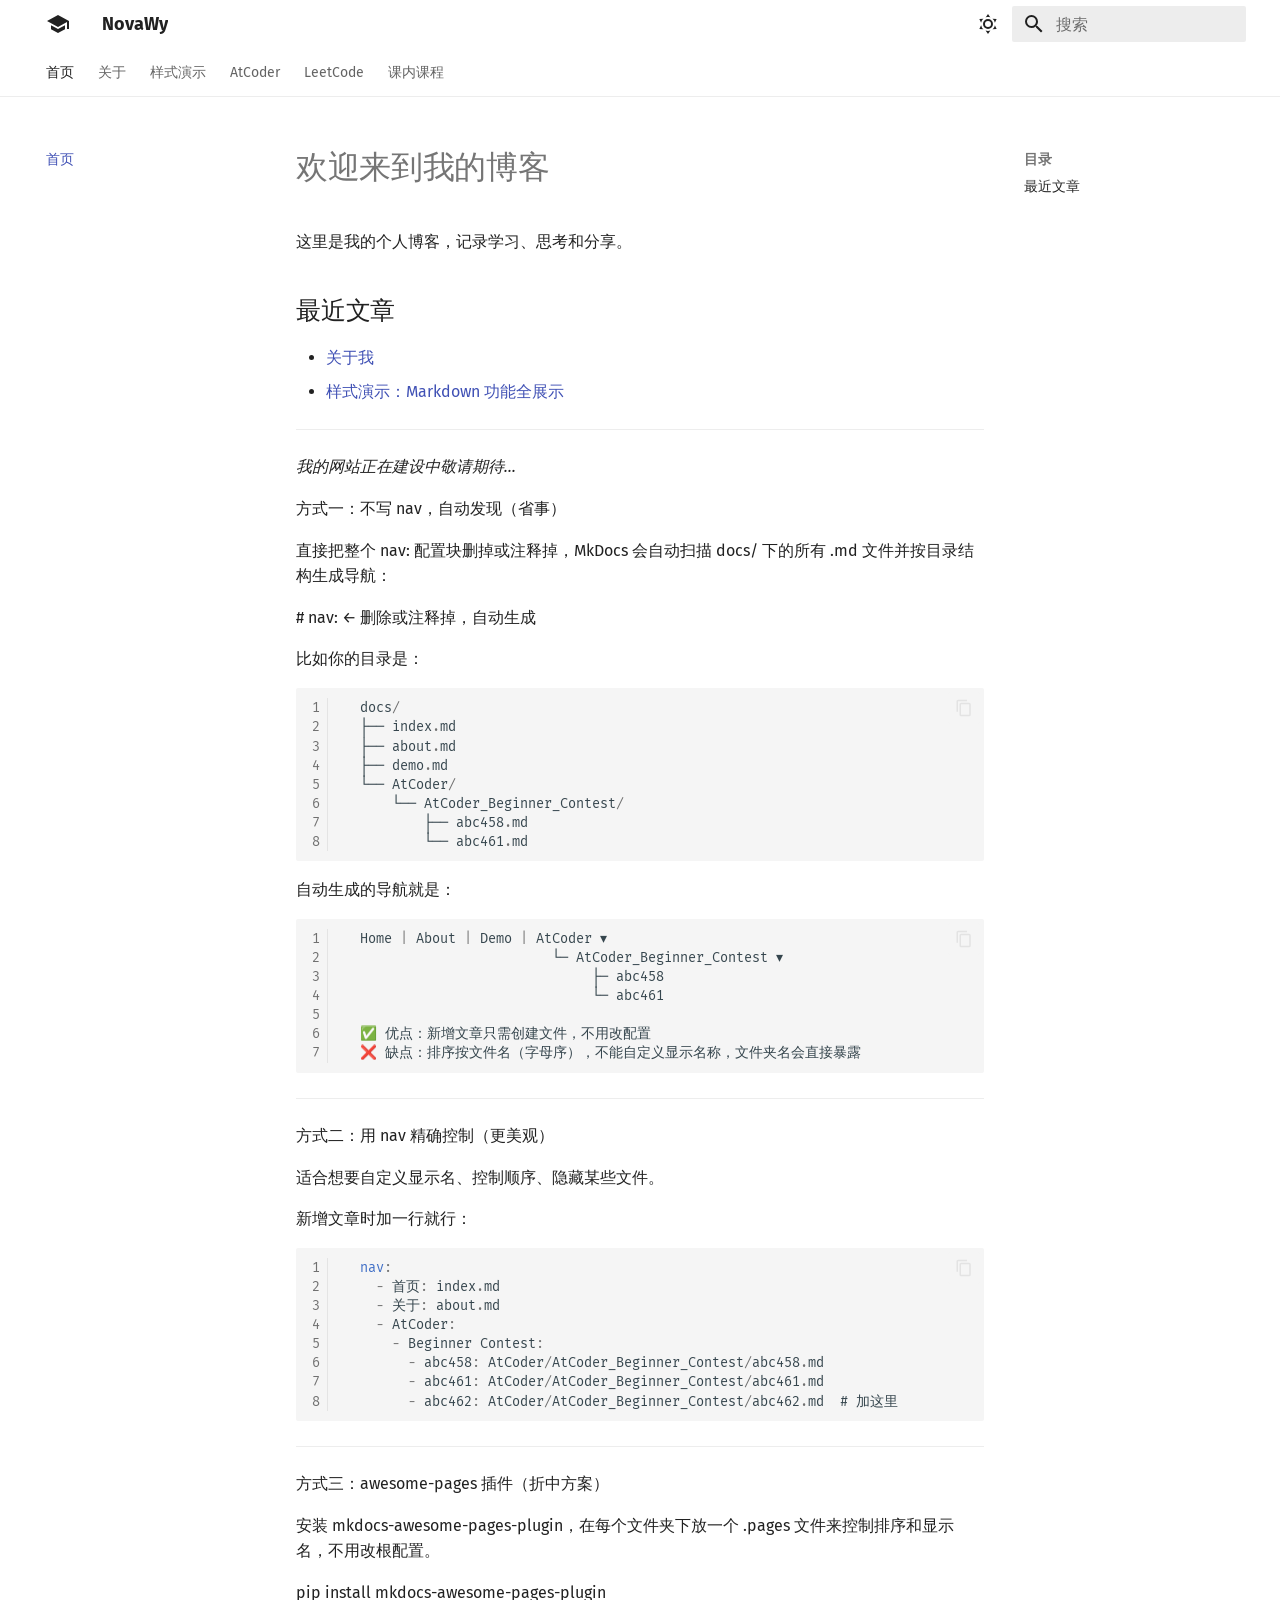
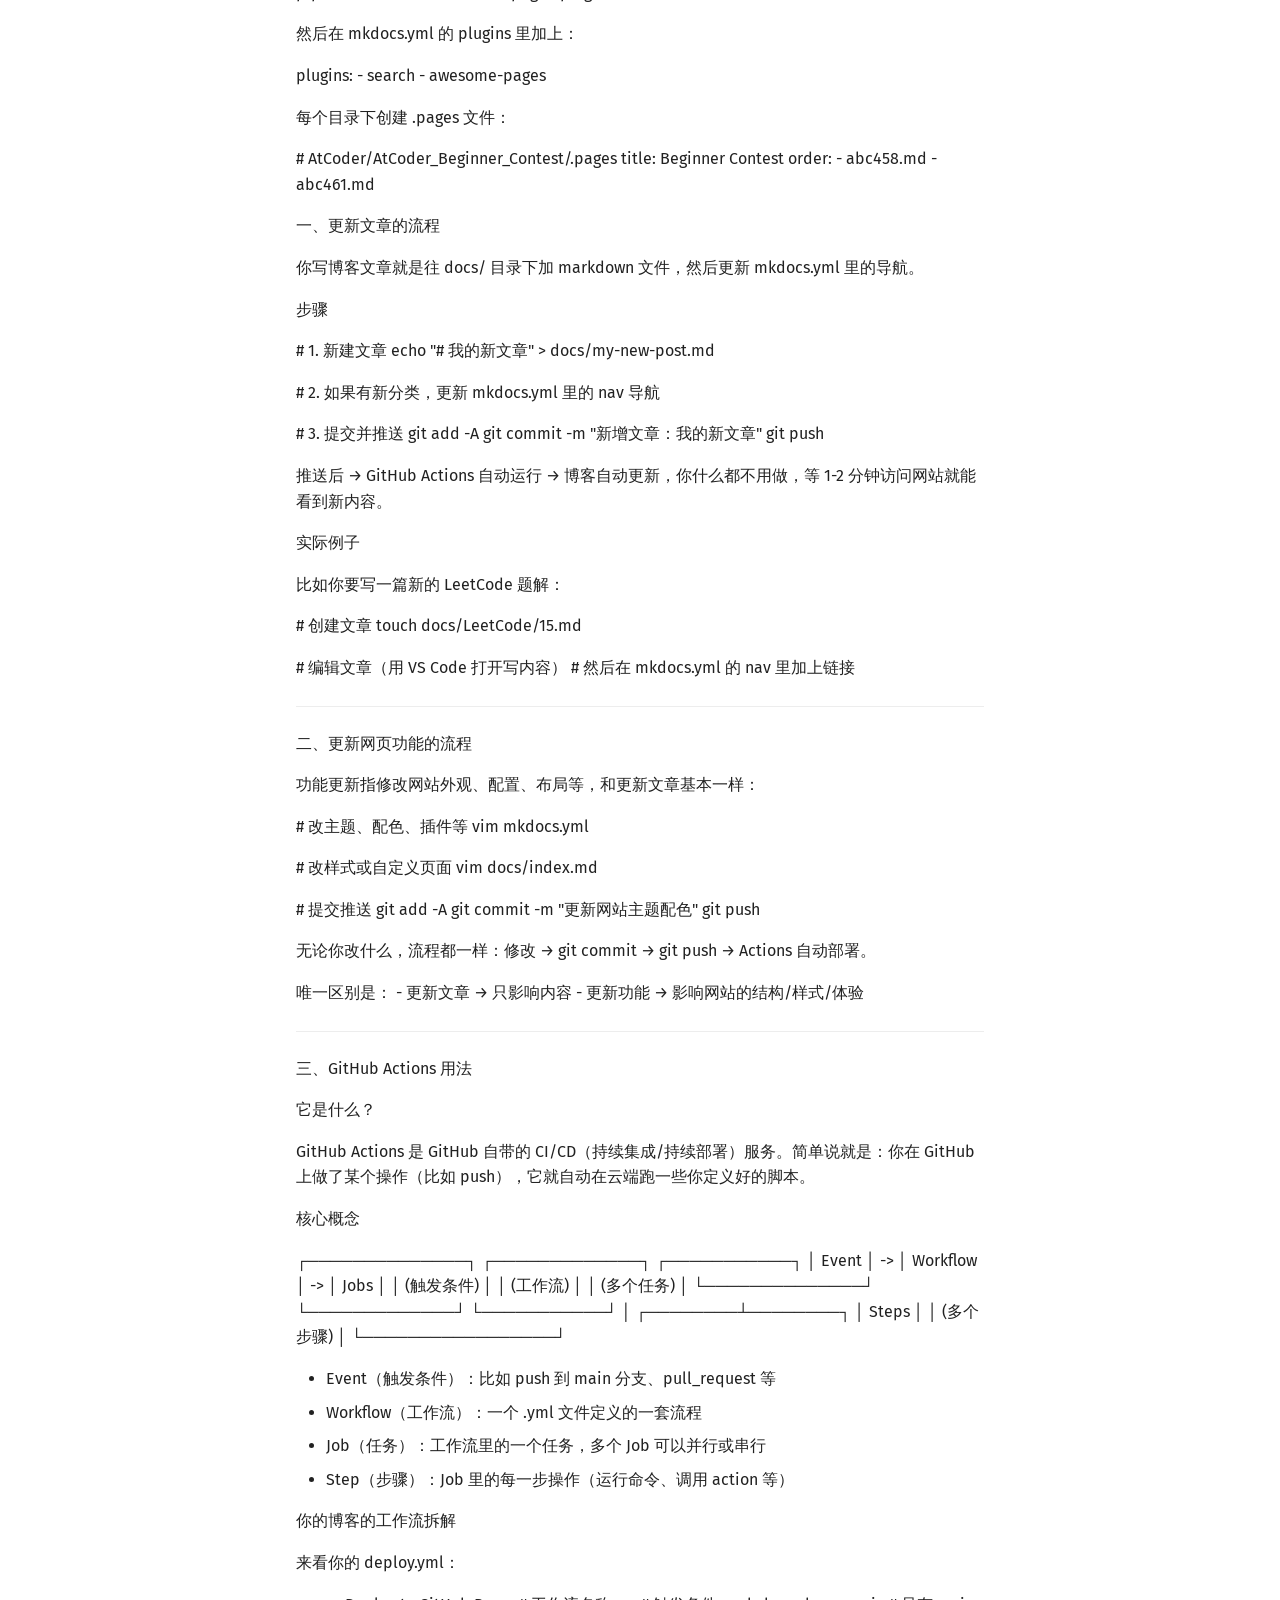
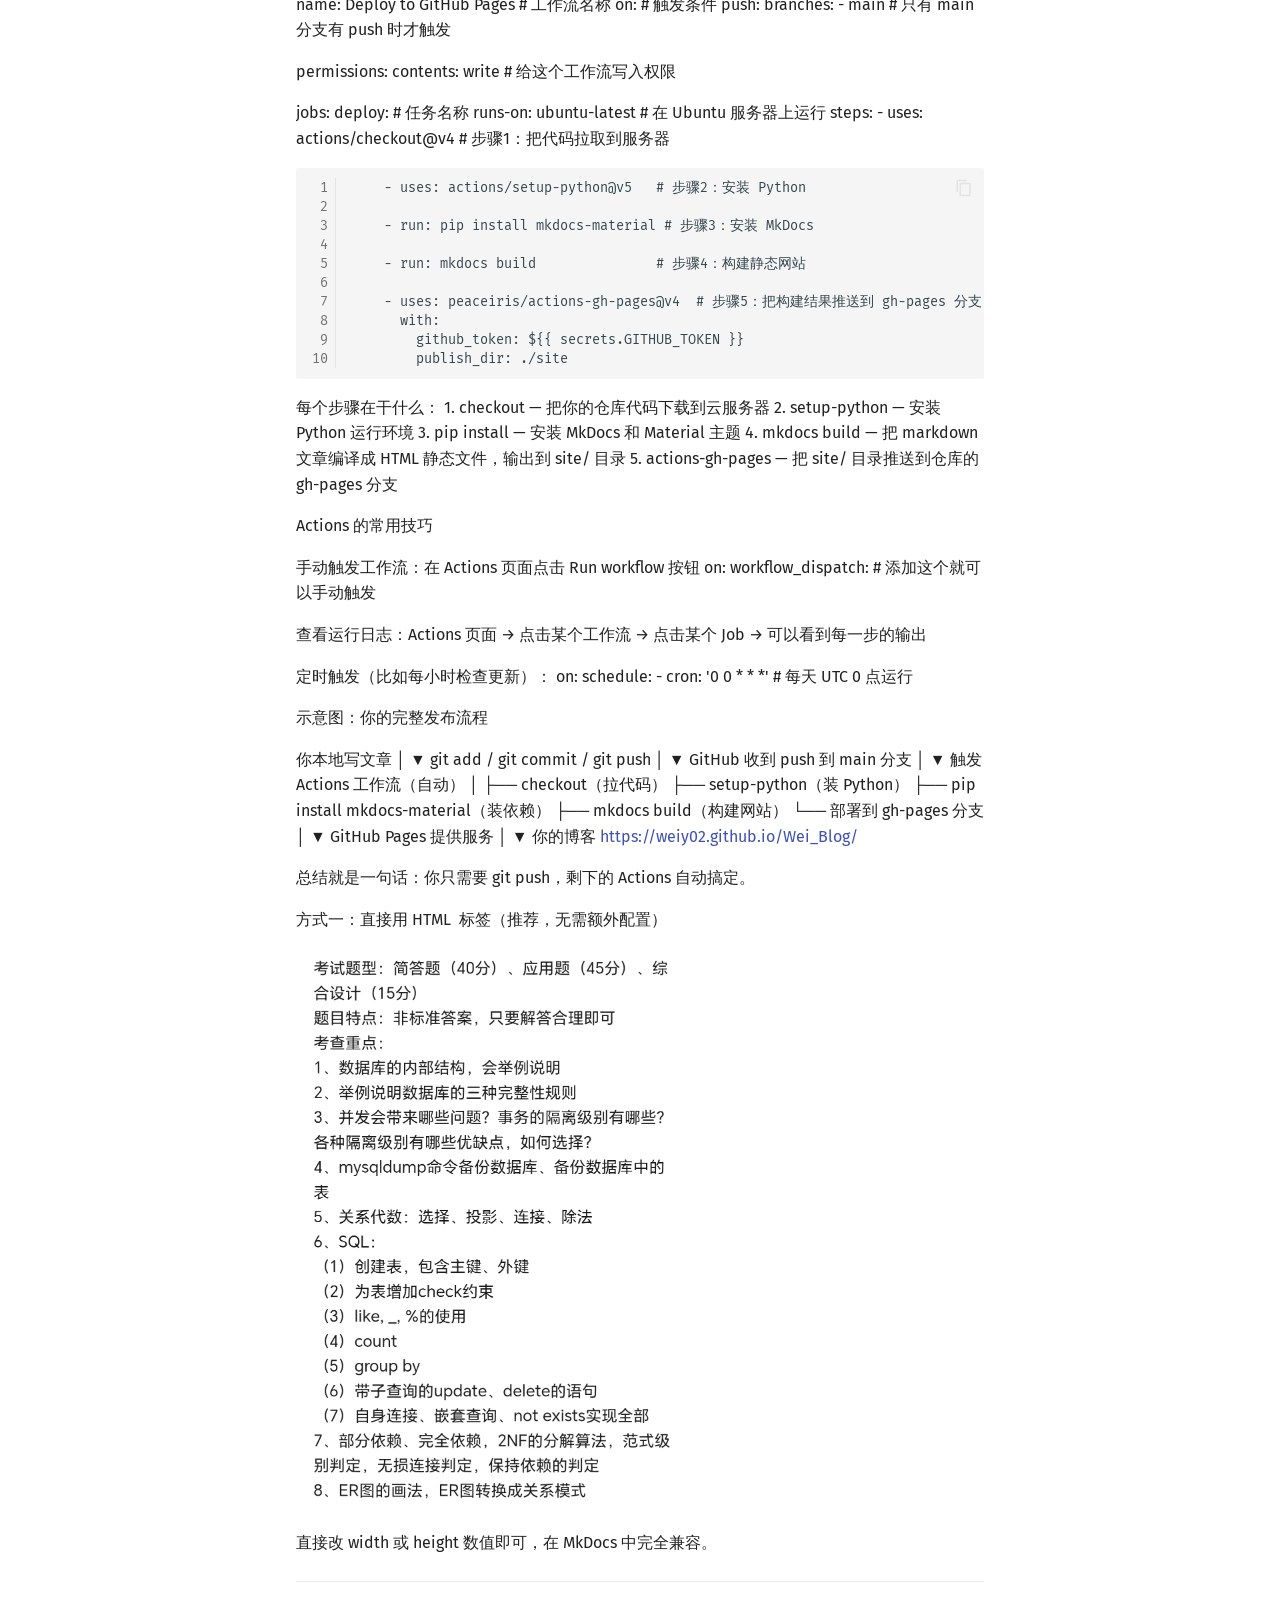
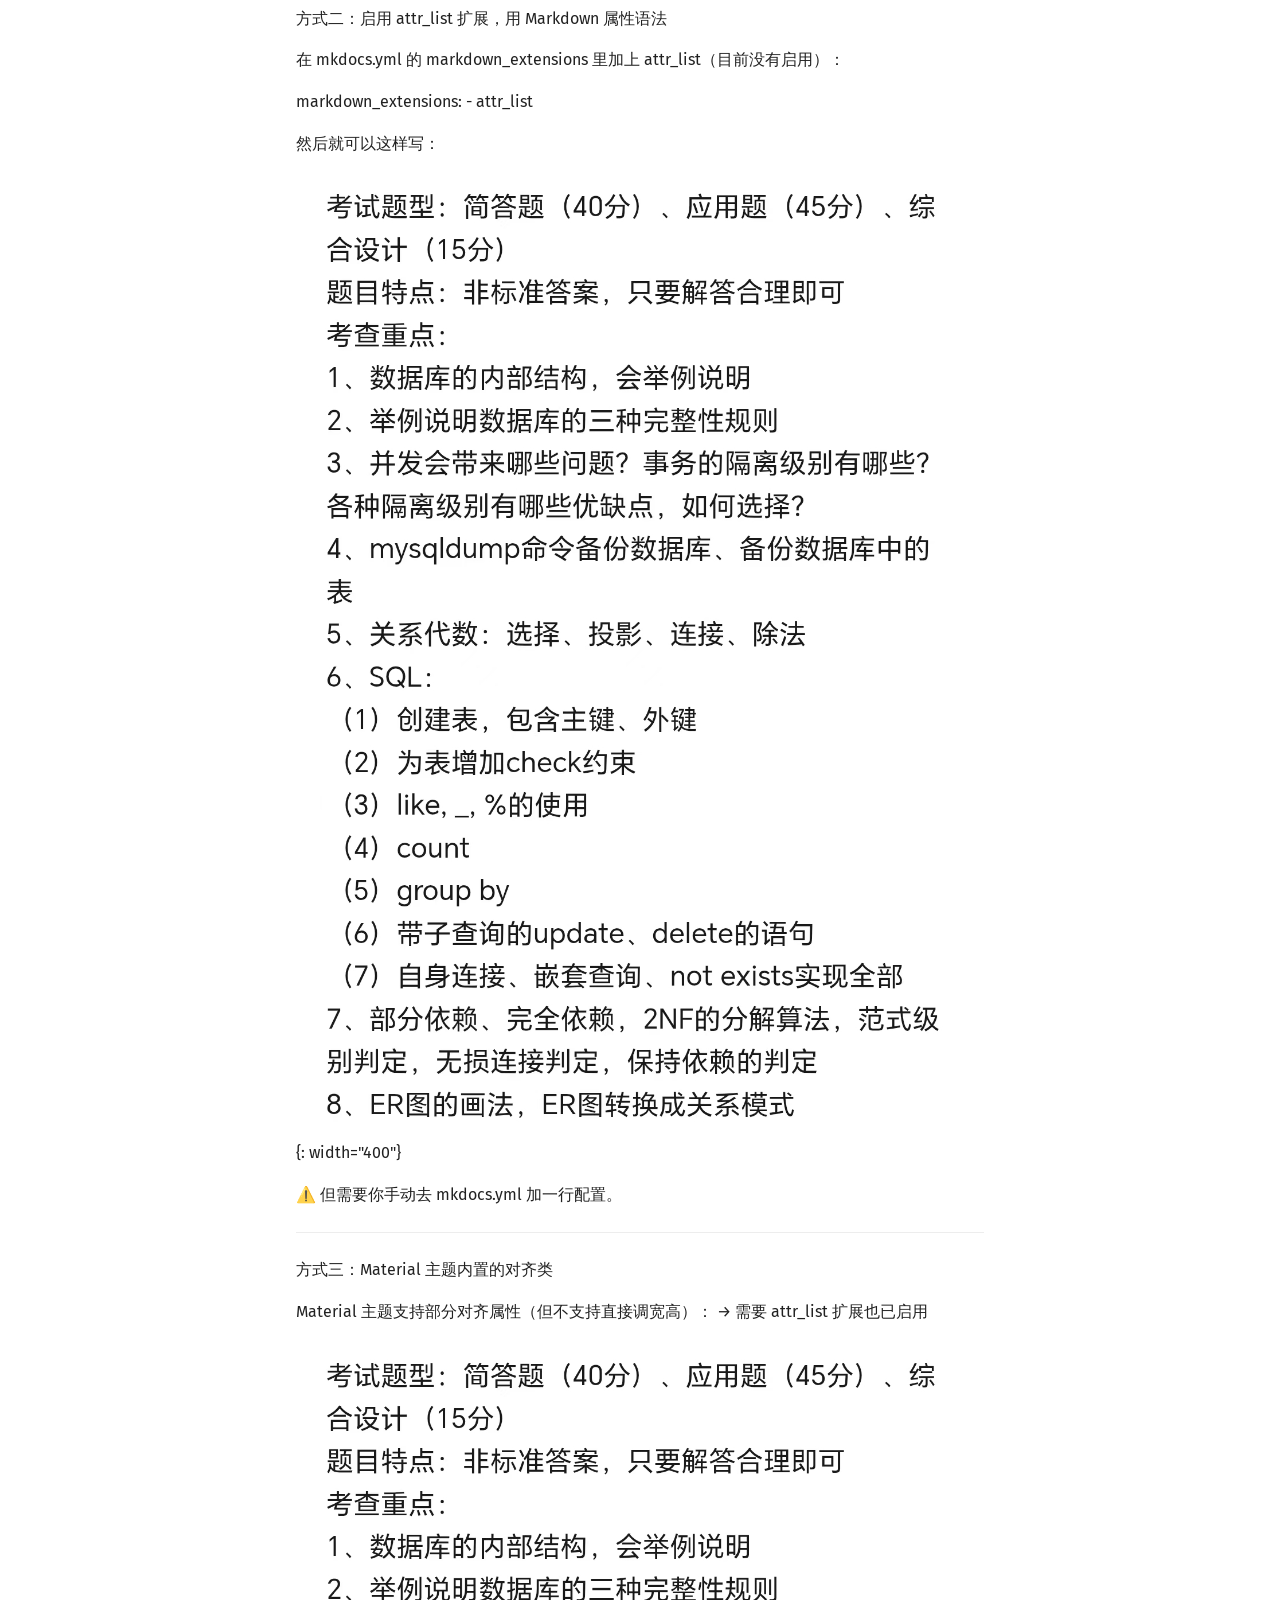
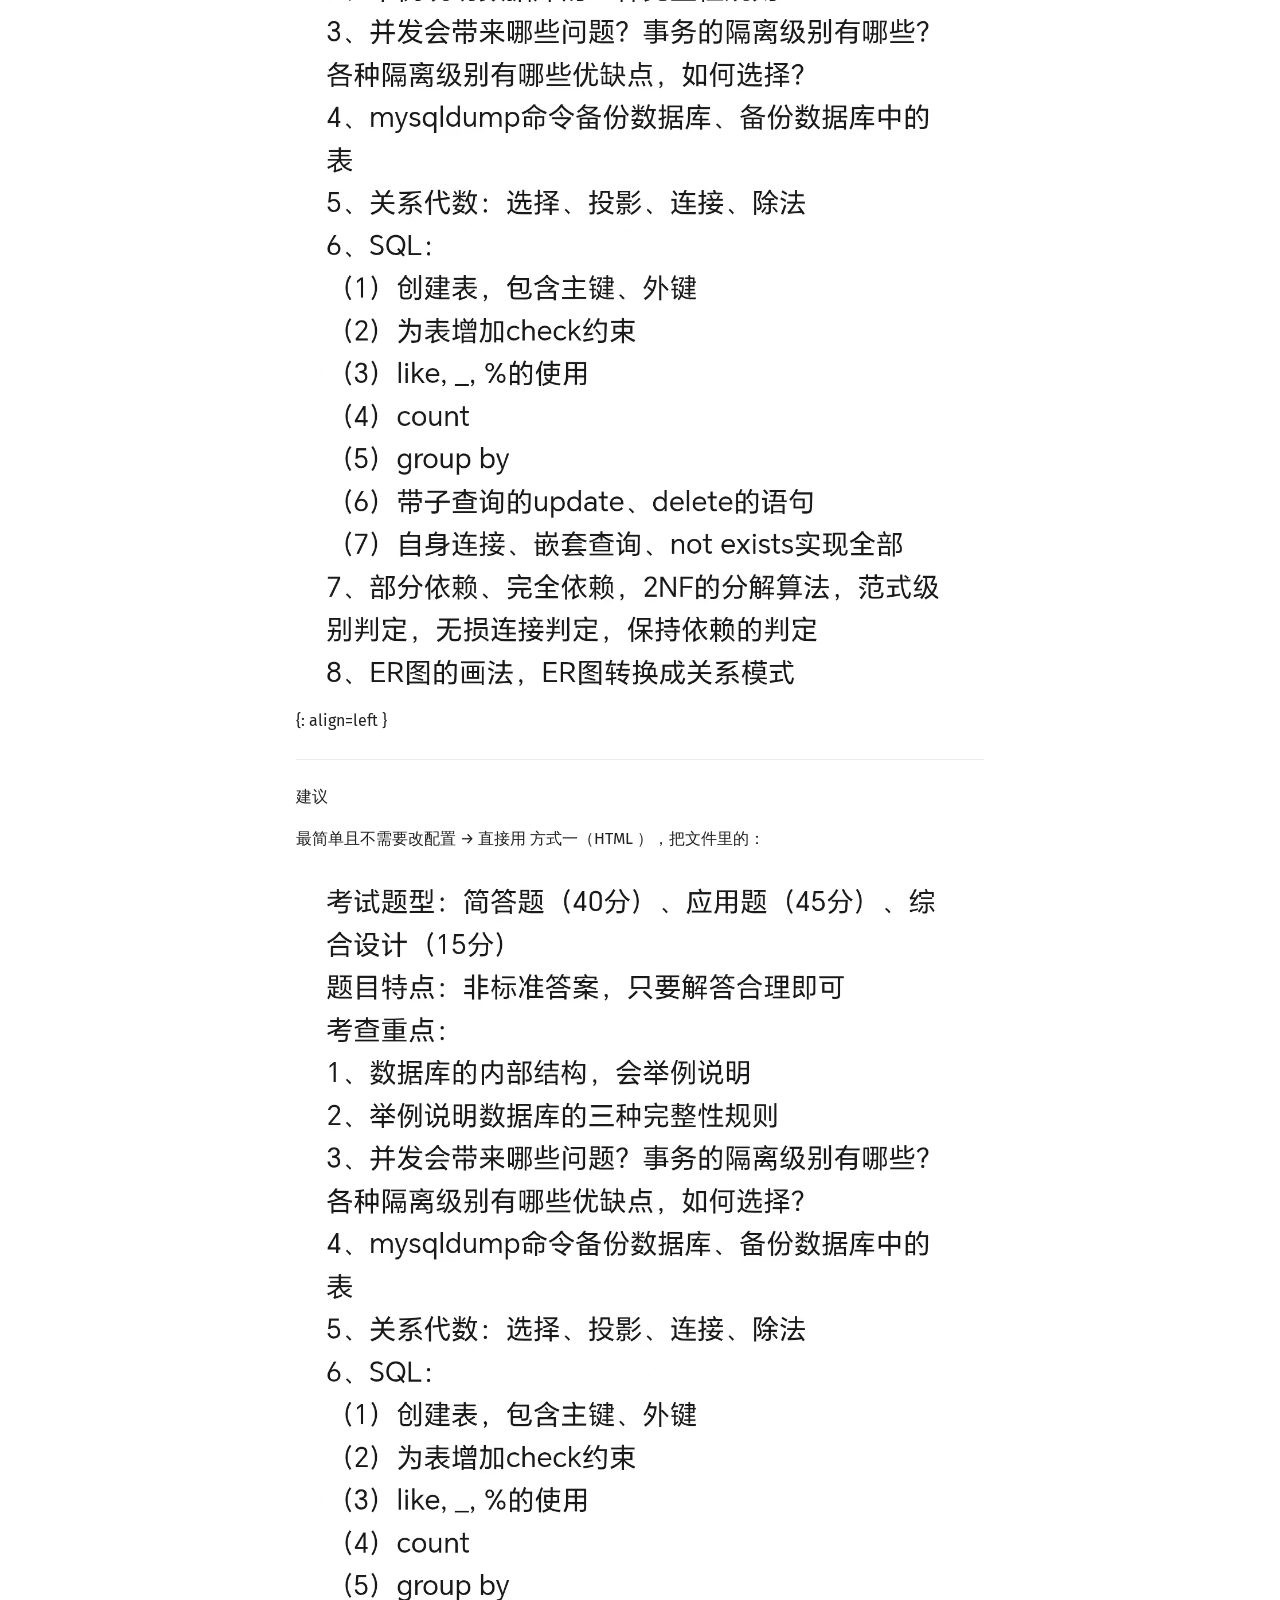
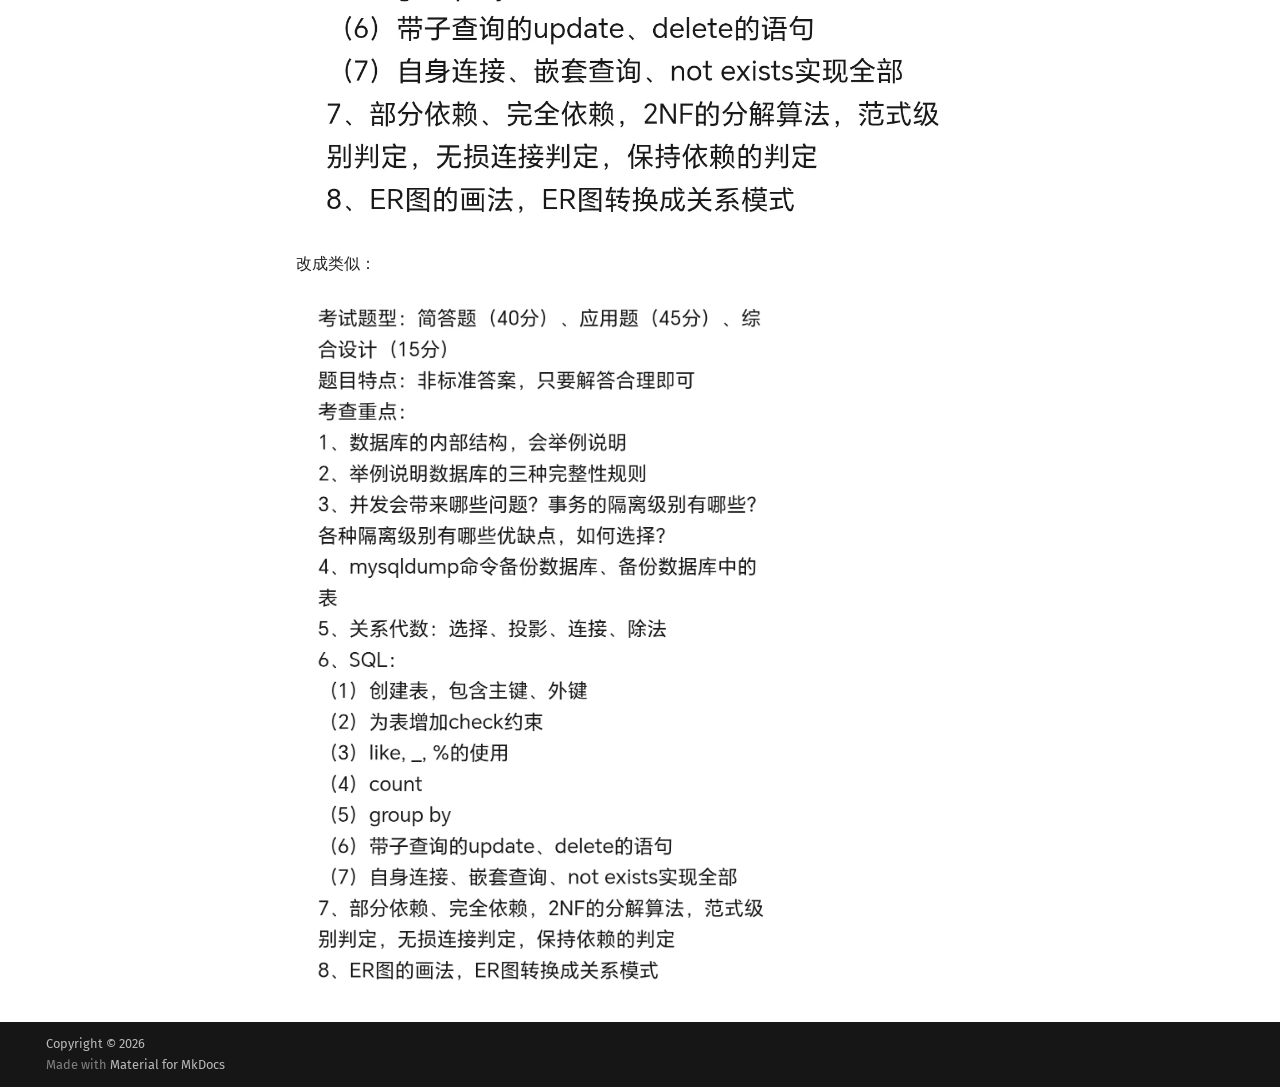
<file: index.html>
<!doctype html>
<html lang="zh" class="no-js">
  <head>
    
      <meta charset="utf-8">
      <meta name="viewport" content="width=device-width,initial-scale=1">
      
        <meta name="description" content="个人技术博客">
      
      
      
        <link rel="canonical" href="https://weiy02.github.io/Wei_Blog/">
      
      
      
        <link rel="next" href="about/">
      
      
        
      
      
      <link rel="icon" href="favicon.ico">
      <meta name="generator" content="mkdocs-1.6.1, mkdocs-material-9.7.6">
    
    
      
        <title>NovaWy</title>
      
    
    
      <link rel="stylesheet" href="assets/stylesheets/main.484c7ddc.min.css">
      
        
        <link rel="stylesheet" href="assets/stylesheets/palette.ab4e12ef.min.css">
      
      


    
    
      
    
    
      
        
        
        <link rel="preconnect" href="https://fonts.gstatic.com" crossorigin>
        <link rel="stylesheet" href="https://fonts.googleapis.com/css?family=Fira+Sans:300,300i,400,400i,700,700i%7CFira+Mono:400,400i,700,700i&display=fallback">
        <style>:root{--md-text-font:"Fira Sans";--md-code-font:"Fira Mono"}</style>
      
    
    
    <script>__md_scope=new URL(".",location),__md_hash=e=>[...e].reduce(((e,_)=>(e<<5)-e+_.charCodeAt(0)),0),__md_get=(e,_=localStorage,t=__md_scope)=>JSON.parse(_.getItem(t.pathname+"."+e)),__md_set=(e,_,t=localStorage,a=__md_scope)=>{try{t.setItem(a.pathname+"."+e,JSON.stringify(_))}catch(e){}}</script>
    
      

    
    
  </head>
  
  
    
    
      
    
    
    
    
    <body dir="ltr" data-md-color-scheme="default" data-md-color-primary="white" data-md-color-accent="red">
  
    
    <input class="md-toggle" data-md-toggle="drawer" type="checkbox" id="__drawer" autocomplete="off">
    <input class="md-toggle" data-md-toggle="search" type="checkbox" id="__search" autocomplete="off">
    <label class="md-overlay" for="__drawer"></label>
    <div data-md-component="skip">
      
        
        <a href="#_1" class="md-skip">
          跳转至
        </a>
      
    </div>
    <div data-md-component="announce">
      
    </div>
    
    
      

<header class="md-header" data-md-component="header">
  <nav class="md-header__inner md-grid" aria-label="页眉">
    <a href="." title="NovaWy" class="md-header__button md-logo" aria-label="NovaWy" data-md-component="logo">
      
  
  <svg xmlns="http://www.w3.org/2000/svg" viewBox="0 0 24 24"><path d="M12 3 1 9l11 6 9-4.91V17h2V9M5 13.18v4L12 21l7-3.82v-4L12 17z"/></svg>

    </a>
    <label class="md-header__button md-icon" for="__drawer">
      
      <svg xmlns="http://www.w3.org/2000/svg" viewBox="0 0 24 24"><path d="M3 6h18v2H3zm0 5h18v2H3zm0 5h18v2H3z"/></svg>
    </label>
    <div class="md-header__title" data-md-component="header-title">
      <div class="md-header__ellipsis">
        <div class="md-header__topic">
          <span class="md-ellipsis">
            NovaWy
          </span>
        </div>
        <div class="md-header__topic" data-md-component="header-topic">
          <span class="md-ellipsis">
            
              首页
            
          </span>
        </div>
      </div>
    </div>
    
      
        <form class="md-header__option" data-md-component="palette">
  
    
    
    
    <input class="md-option" data-md-color-media="(prefers-color-scheme: light)" data-md-color-scheme="default" data-md-color-primary="white" data-md-color-accent="red"  aria-label="切换暗色模式"  type="radio" name="__palette" id="__palette_0">
    
      <label class="md-header__button md-icon" title="切换暗色模式" for="__palette_1" hidden>
        <svg xmlns="http://www.w3.org/2000/svg" viewBox="0 0 24 24"><path d="M12 7a5 5 0 0 1 5 5 5 5 0 0 1-5 5 5 5 0 0 1-5-5 5 5 0 0 1 5-5m0 2a3 3 0 0 0-3 3 3 3 0 0 0 3 3 3 3 0 0 0 3-3 3 3 0 0 0-3-3m0-7 2.39 3.42C13.65 5.15 12.84 5 12 5s-1.65.15-2.39.42zM3.34 7l4.16-.35A7.2 7.2 0 0 0 5.94 8.5c-.44.74-.69 1.5-.83 2.29zm.02 10 1.76-3.77a7.131 7.131 0 0 0 2.38 4.14zM20.65 7l-1.77 3.79a7.02 7.02 0 0 0-2.38-4.15zm-.01 10-4.14.36c.59-.51 1.12-1.14 1.54-1.86.42-.73.69-1.5.83-2.29zM12 22l-2.41-3.44c.74.27 1.55.44 2.41.44.82 0 1.63-.17 2.37-.44z"/></svg>
      </label>
    
  
    
    
    
    <input class="md-option" data-md-color-media="(prefers-color-scheme: dark)" data-md-color-scheme="slate" data-md-color-primary="blue" data-md-color-accent="blue"  aria-label="切换亮色模式"  type="radio" name="__palette" id="__palette_1">
    
      <label class="md-header__button md-icon" title="切换亮色模式" for="__palette_0" hidden>
        <svg xmlns="http://www.w3.org/2000/svg" viewBox="0 0 24 24"><path d="m17.75 4.09-2.53 1.94.91 3.06-2.63-1.81-2.63 1.81.91-3.06-2.53-1.94L12.44 4l1.06-3 1.06 3zm3.5 6.91-1.64 1.25.59 1.98-1.7-1.17-1.7 1.17.59-1.98L15.75 11l2.06-.05L18.5 9l.69 1.95zm-2.28 4.95c.83-.08 1.72 1.1 1.19 1.85-.32.45-.66.87-1.08 1.27C15.17 23 8.84 23 4.94 19.07c-3.91-3.9-3.91-10.24 0-14.14.4-.4.82-.76 1.27-1.08.75-.53 1.93.36 1.85 1.19-.27 2.86.69 5.83 2.89 8.02a9.96 9.96 0 0 0 8.02 2.89m-1.64 2.02a12.08 12.08 0 0 1-7.8-3.47c-2.17-2.19-3.33-5-3.49-7.82-2.81 3.14-2.7 7.96.31 10.98 3.02 3.01 7.84 3.12 10.98.31"/></svg>
      </label>
    
  
</form>
      
    
    
      <script>var palette=__md_get("__palette");if(palette&&palette.color){if("(prefers-color-scheme)"===palette.color.media){var media=matchMedia("(prefers-color-scheme: light)"),input=document.querySelector(media.matches?"[data-md-color-media='(prefers-color-scheme: light)']":"[data-md-color-media='(prefers-color-scheme: dark)']");palette.color.media=input.getAttribute("data-md-color-media"),palette.color.scheme=input.getAttribute("data-md-color-scheme"),palette.color.primary=input.getAttribute("data-md-color-primary"),palette.color.accent=input.getAttribute("data-md-color-accent")}for(var[key,value]of Object.entries(palette.color))document.body.setAttribute("data-md-color-"+key,value)}</script>
    
    
    
      
      
        <label class="md-header__button md-icon" for="__search">
          
          <svg xmlns="http://www.w3.org/2000/svg" viewBox="0 0 24 24"><path d="M9.5 3A6.5 6.5 0 0 1 16 9.5c0 1.61-.59 3.09-1.56 4.23l.27.27h.79l5 5-1.5 1.5-5-5v-.79l-.27-.27A6.52 6.52 0 0 1 9.5 16 6.5 6.5 0 0 1 3 9.5 6.5 6.5 0 0 1 9.5 3m0 2C7 5 5 7 5 9.5S7 14 9.5 14 14 12 14 9.5 12 5 9.5 5"/></svg>
        </label>
        <div class="md-search" data-md-component="search" role="dialog">
  <label class="md-search__overlay" for="__search"></label>
  <div class="md-search__inner" role="search">
    <form class="md-search__form" name="search">
      <input type="text" class="md-search__input" name="query" aria-label="搜索" placeholder="搜索" autocapitalize="off" autocorrect="off" autocomplete="off" spellcheck="false" data-md-component="search-query" required>
      <label class="md-search__icon md-icon" for="__search">
        
        <svg xmlns="http://www.w3.org/2000/svg" viewBox="0 0 24 24"><path d="M9.5 3A6.5 6.5 0 0 1 16 9.5c0 1.61-.59 3.09-1.56 4.23l.27.27h.79l5 5-1.5 1.5-5-5v-.79l-.27-.27A6.52 6.52 0 0 1 9.5 16 6.5 6.5 0 0 1 3 9.5 6.5 6.5 0 0 1 9.5 3m0 2C7 5 5 7 5 9.5S7 14 9.5 14 14 12 14 9.5 12 5 9.5 5"/></svg>
        
        <svg xmlns="http://www.w3.org/2000/svg" viewBox="0 0 24 24"><path d="M20 11v2H8l5.5 5.5-1.42 1.42L4.16 12l7.92-7.92L13.5 5.5 8 11z"/></svg>
      </label>
      <nav class="md-search__options" aria-label="查找">
        
        <button type="reset" class="md-search__icon md-icon" title="清空当前内容" aria-label="清空当前内容" tabindex="-1">
          
          <svg xmlns="http://www.w3.org/2000/svg" viewBox="0 0 24 24"><path d="M19 6.41 17.59 5 12 10.59 6.41 5 5 6.41 10.59 12 5 17.59 6.41 19 12 13.41 17.59 19 19 17.59 13.41 12z"/></svg>
        </button>
      </nav>
      
    </form>
    <div class="md-search__output">
      <div class="md-search__scrollwrap" tabindex="0" data-md-scrollfix>
        <div class="md-search-result" data-md-component="search-result">
          <div class="md-search-result__meta">
            正在初始化搜索引擎
          </div>
          <ol class="md-search-result__list" role="presentation"></ol>
        </div>
      </div>
    </div>
  </div>
</div>
      
    
    
  </nav>
  
</header>
    
    <div class="md-container" data-md-component="container">
      
      
        
          
            
<nav class="md-tabs" aria-label="标签" data-md-component="tabs">
  <div class="md-grid">
    <ul class="md-tabs__list">
      
        
  
  
  
    
  
  
    <li class="md-tabs__item md-tabs__item--active">
      <a href="." class="md-tabs__link">
        
  
  
    
  
  首页

      </a>
    </li>
  

      
        
  
  
  
  
    <li class="md-tabs__item">
      <a href="about/" class="md-tabs__link">
        
  
  
    
  
  关于

      </a>
    </li>
  

      
        
  
  
  
  
    <li class="md-tabs__item">
      <a href="demo/" class="md-tabs__link">
        
  
  
    
  
  样式演示

      </a>
    </li>
  

      
        
  
  
  
  
    
    
      
  
  
  
  
    
    
      <li class="md-tabs__item">
        <a href="AtCoder/AtCoder_Beginner_Contest/abc458/" class="md-tabs__link">
          
  
  
  AtCoder

        </a>
      </li>
    
  

    
  

      
        
  
  
  
  
    
    
      <li class="md-tabs__item">
        <a href="LeetCode/11/" class="md-tabs__link">
          
  
  
  LeetCode

        </a>
      </li>
    
  

      
        
  
  
  
  
    
    
      <li class="md-tabs__item">
        <a href="Classes/%E6%95%B0%E6%8D%AE%E5%BA%93/" class="md-tabs__link">
          
  
  
  课内课程

        </a>
      </li>
    
  

      
    </ul>
  </div>
</nav>
          
        
      
      <main class="md-main" data-md-component="main">
        <div class="md-main__inner md-grid">
          
            
              
              <div class="md-sidebar md-sidebar--primary" data-md-component="sidebar" data-md-type="navigation" >
                <div class="md-sidebar__scrollwrap">
                  <div class="md-sidebar__inner">
                    


  


<nav class="md-nav md-nav--primary md-nav--lifted" aria-label="导航栏" data-md-level="0">
  <label class="md-nav__title" for="__drawer">
    <a href="." title="NovaWy" class="md-nav__button md-logo" aria-label="NovaWy" data-md-component="logo">
      
  
  <svg xmlns="http://www.w3.org/2000/svg" viewBox="0 0 24 24"><path d="M12 3 1 9l11 6 9-4.91V17h2V9M5 13.18v4L12 21l7-3.82v-4L12 17z"/></svg>

    </a>
    NovaWy
  </label>
  
  <ul class="md-nav__list" data-md-scrollfix>
    
      
      
  
  
    
  
  
  
    <li class="md-nav__item md-nav__item--active">
      
      <input class="md-nav__toggle md-toggle" type="checkbox" id="__toc">
      
      
        
      
      
        <label class="md-nav__link md-nav__link--active" for="__toc">
          
  
  
  <span class="md-ellipsis">
    
  
    首页
  

    
  </span>
  
  

          <span class="md-nav__icon md-icon"></span>
        </label>
      
      <a href="." class="md-nav__link md-nav__link--active">
        
  
  
  <span class="md-ellipsis">
    
  
    首页
  

    
  </span>
  
  

      </a>
      
        

<nav class="md-nav md-nav--secondary" aria-label="目录">
  
  
  
    
  
  
    <label class="md-nav__title" for="__toc">
      <span class="md-nav__icon md-icon"></span>
      目录
    </label>
    <ul class="md-nav__list" data-md-component="toc" data-md-scrollfix>
      
        <li class="md-nav__item">
  <a href="#_2" class="md-nav__link">
    <span class="md-ellipsis">
      
        最近文章
      
    </span>
  </a>
  
</li>
      
    </ul>
  
</nav>
      
    </li>
  

    
      
      
  
  
  
  
    <li class="md-nav__item">
      <a href="about/" class="md-nav__link">
        
  
  
  <span class="md-ellipsis">
    
  
    关于
  

    
  </span>
  
  

      </a>
    </li>
  

    
      
      
  
  
  
  
    <li class="md-nav__item">
      <a href="demo/" class="md-nav__link">
        
  
  
  <span class="md-ellipsis">
    
  
    样式演示
  

    
  </span>
  
  

      </a>
    </li>
  

    
      
      
  
  
  
  
    
    
    
    
      
      
    
    
    <li class="md-nav__item md-nav__item--nested">
      
        
        
        <input class="md-nav__toggle md-toggle " type="checkbox" id="__nav_4" >
        
          
          <label class="md-nav__link" for="__nav_4" id="__nav_4_label" tabindex="0">
            
  
  
  <span class="md-ellipsis">
    
  
    AtCoder
  

    
  </span>
  
  

            <span class="md-nav__icon md-icon"></span>
          </label>
        
        <nav class="md-nav" data-md-level="1" aria-labelledby="__nav_4_label" aria-expanded="false">
          <label class="md-nav__title" for="__nav_4">
            <span class="md-nav__icon md-icon"></span>
            
  
    AtCoder
  

          </label>
          <ul class="md-nav__list" data-md-scrollfix>
            
              
                
  
  
  
  
    
    
    
    
      
      
    
    
    <li class="md-nav__item md-nav__item--nested">
      
        
        
        <input class="md-nav__toggle md-toggle " type="checkbox" id="__nav_4_1" >
        
          
          <label class="md-nav__link" for="__nav_4_1" id="__nav_4_1_label" tabindex="0">
            
  
  
  <span class="md-ellipsis">
    
  
    Beginner Contest
  

    
  </span>
  
  

            <span class="md-nav__icon md-icon"></span>
          </label>
        
        <nav class="md-nav" data-md-level="2" aria-labelledby="__nav_4_1_label" aria-expanded="false">
          <label class="md-nav__title" for="__nav_4_1">
            <span class="md-nav__icon md-icon"></span>
            
  
    Beginner Contest
  

          </label>
          <ul class="md-nav__list" data-md-scrollfix>
            
              
                
  
  
  
  
    <li class="md-nav__item">
      <a href="AtCoder/AtCoder_Beginner_Contest/abc458/" class="md-nav__link">
        
  
  
  <span class="md-ellipsis">
    
  
    abc458
  

    
  </span>
  
  

      </a>
    </li>
  

              
            
              
                
  
  
  
  
    <li class="md-nav__item">
      <a href="AtCoder/AtCoder_Beginner_Contest/abc461/" class="md-nav__link">
        
  
  
  <span class="md-ellipsis">
    
  
    abc461
  

    
  </span>
  
  

      </a>
    </li>
  

              
            
          </ul>
        </nav>
      
    </li>
  

              
            
          </ul>
        </nav>
      
    </li>
  

    
      
      
  
  
  
  
    
    
    
    
      
      
    
    
    <li class="md-nav__item md-nav__item--nested">
      
        
        
        <input class="md-nav__toggle md-toggle " type="checkbox" id="__nav_5" >
        
          
          <label class="md-nav__link" for="__nav_5" id="__nav_5_label" tabindex="0">
            
  
  
  <span class="md-ellipsis">
    
  
    LeetCode
  

    
  </span>
  
  

            <span class="md-nav__icon md-icon"></span>
          </label>
        
        <nav class="md-nav" data-md-level="1" aria-labelledby="__nav_5_label" aria-expanded="false">
          <label class="md-nav__title" for="__nav_5">
            <span class="md-nav__icon md-icon"></span>
            
  
    LeetCode
  

          </label>
          <ul class="md-nav__list" data-md-scrollfix>
            
              
                
  
  
  
  
    <li class="md-nav__item">
      <a href="LeetCode/11/" class="md-nav__link">
        
  
  
  <span class="md-ellipsis">
    
  
    第11题
  

    
  </span>
  
  

      </a>
    </li>
  

              
            
              
                
  
  
  
  
    <li class="md-nav__item">
      <a href="LeetCode/46/" class="md-nav__link">
        
  
  
  <span class="md-ellipsis">
    
  
    第46题
  

    
  </span>
  
  

      </a>
    </li>
  

              
            
          </ul>
        </nav>
      
    </li>
  

    
      
      
  
  
  
  
    
    
    
    
      
      
    
    
    <li class="md-nav__item md-nav__item--nested">
      
        
        
        <input class="md-nav__toggle md-toggle " type="checkbox" id="__nav_6" >
        
          
          <label class="md-nav__link" for="__nav_6" id="__nav_6_label" tabindex="0">
            
  
  
  <span class="md-ellipsis">
    
  
    课内课程
  

    
  </span>
  
  

            <span class="md-nav__icon md-icon"></span>
          </label>
        
        <nav class="md-nav" data-md-level="1" aria-labelledby="__nav_6_label" aria-expanded="false">
          <label class="md-nav__title" for="__nav_6">
            <span class="md-nav__icon md-icon"></span>
            
  
    课内课程
  

          </label>
          <ul class="md-nav__list" data-md-scrollfix>
            
              
                
  
  
  
  
    <li class="md-nav__item">
      <a href="Classes/%E6%95%B0%E6%8D%AE%E5%BA%93/" class="md-nav__link">
        
  
  
  <span class="md-ellipsis">
    
  
    数据库
  

    
  </span>
  
  

      </a>
    </li>
  

              
            
              
                
  
  
  
  
    <li class="md-nav__item">
      <a href="Classes/Java/" class="md-nav__link">
        
  
  
  <span class="md-ellipsis">
    
  
    Java
  

    
  </span>
  
  

      </a>
    </li>
  

              
            
          </ul>
        </nav>
      
    </li>
  

    
  </ul>
</nav>
                  </div>
                </div>
              </div>
            
            
              
              <div class="md-sidebar md-sidebar--secondary" data-md-component="sidebar" data-md-type="toc" >
                <div class="md-sidebar__scrollwrap">
                  <div class="md-sidebar__inner">
                    

<nav class="md-nav md-nav--secondary" aria-label="目录">
  
  
  
    
  
  
    <label class="md-nav__title" for="__toc">
      <span class="md-nav__icon md-icon"></span>
      目录
    </label>
    <ul class="md-nav__list" data-md-component="toc" data-md-scrollfix>
      
        <li class="md-nav__item">
  <a href="#_2" class="md-nav__link">
    <span class="md-ellipsis">
      
        最近文章
      
    </span>
  </a>
  
</li>
      
    </ul>
  
</nav>
                  </div>
                </div>
              </div>
            
          
          
            <div class="md-content" data-md-component="content">
              
              <article class="md-content__inner md-typeset">
                
                  



<h1 id="_1">欢迎来到我的博客<a class="headerlink" href="#_1" title="Permanent link"></a></h1>
<p>这里是我的个人博客，记录学习、思考和分享。</p>
<h2 id="_2">最近文章<a class="headerlink" href="#_2" title="Permanent link"></a></h2>
<ul>
<li><a href="about/">关于我</a></li>
<li><a href="demo/">样式演示：Markdown 功能全展示</a></li>
</ul>
<hr />
<p><em>我的网站正在建设中敬请期待...</em></p>
<p>方式一：不写 nav，自动发现（省事）</p>
<p>直接把整个 nav: 配置块删掉或注释掉，MkDocs 会自动扫描 docs/ 下的所有 .md
  文件并按目录结构生成导航：</p>
<p># nav:         ← 删除或注释掉，自动生成</p>
<p>比如你的目录是：
<div class="highlight"><table class="highlighttable"><tr><td class="linenos"><div class="linenodiv"><pre><span></span><span class="normal">1</span>
<span class="normal">2</span>
<span class="normal">3</span>
<span class="normal">4</span>
<span class="normal">5</span>
<span class="normal">6</span>
<span class="normal">7</span>
<span class="normal">8</span></pre></div></td><td class="code"><div><pre><span></span><code><span class="w">  </span><span class="n">docs</span><span class="o">/</span>
<span class="w">  </span><span class="err">├──</span><span class="w"> </span><span class="n">index</span><span class="p">.</span><span class="n">md</span>
<span class="w">  </span><span class="err">├──</span><span class="w"> </span><span class="n">about</span><span class="p">.</span><span class="n">md</span>
<span class="w">  </span><span class="err">├──</span><span class="w"> </span><span class="n">demo</span><span class="p">.</span><span class="n">md</span>
<span class="w">  </span><span class="err">└──</span><span class="w"> </span><span class="n">AtCoder</span><span class="o">/</span>
<span class="w">      </span><span class="err">└──</span><span class="w"> </span><span class="n">AtCoder_Beginner_Contest</span><span class="o">/</span>
<span class="w">          </span><span class="err">├──</span><span class="w"> </span><span class="n">abc458</span><span class="p">.</span><span class="n">md</span>
<span class="w">          </span><span class="err">└──</span><span class="w"> </span><span class="n">abc461</span><span class="p">.</span><span class="n">md</span>
</code></pre></div></td></tr></table></div></p>
<p>自动生成的导航就是：
<div class="highlight"><table class="highlighttable"><tr><td class="linenos"><div class="linenodiv"><pre><span></span><span class="normal">1</span>
<span class="normal">2</span>
<span class="normal">3</span>
<span class="normal">4</span>
<span class="normal">5</span>
<span class="normal">6</span>
<span class="normal">7</span></pre></div></td><td class="code"><div><pre><span></span><code><span class="w">  </span><span class="n">Home</span><span class="w"> </span><span class="o">|</span><span class="w"> </span><span class="n">About</span><span class="w"> </span><span class="o">|</span><span class="w"> </span><span class="n">Demo</span><span class="w"> </span><span class="o">|</span><span class="w"> </span><span class="n">AtCoder</span><span class="w"> </span><span class="err">▾</span>
<span class="w">                          </span><span class="err">└─</span><span class="w"> </span><span class="n">AtCoder_Beginner_Contest</span><span class="w"> </span><span class="err">▾</span>
<span class="w">                               </span><span class="err">├─</span><span class="w"> </span><span class="n">abc458</span>
<span class="w">                               </span><span class="err">└─</span><span class="w"> </span><span class="n">abc461</span>

<span class="w">  </span><span class="err">✅</span><span class="w"> </span><span class="n">优点</span><span class="err">：</span><span class="n">新增文章只需创建文件</span><span class="err">，</span><span class="n">不用改配置</span>
<span class="w">  </span><span class="err">❌</span><span class="w"> </span><span class="n">缺点</span><span class="err">：</span><span class="n">排序按文件名</span><span class="err">（</span><span class="n">字母序</span><span class="err">），</span><span class="n">不能自定义显示名称</span><span class="err">，</span><span class="n">文件夹名会直接暴露</span>
</code></pre></div></td></tr></table></div></p>
<hr />
<p>方式二：用 nav 精确控制（更美观）</p>
<p>适合想要自定义显示名、控制顺序、隐藏某些文件。</p>
<p>新增文章时加一行就行：
<div class="highlight"><table class="highlighttable"><tr><td class="linenos"><div class="linenodiv"><pre><span></span><span class="normal">1</span>
<span class="normal">2</span>
<span class="normal">3</span>
<span class="normal">4</span>
<span class="normal">5</span>
<span class="normal">6</span>
<span class="normal">7</span>
<span class="normal">8</span></pre></div></td><td class="code"><div><pre><span></span><code><span class="w">  </span><span class="nl">nav</span><span class="p">:</span>
<span class="w">    </span><span class="o">-</span><span class="w"> </span><span class="n">首页</span><span class="o">:</span><span class="w"> </span><span class="n">index</span><span class="p">.</span><span class="n">md</span>
<span class="w">    </span><span class="o">-</span><span class="w"> </span><span class="n">关于</span><span class="o">:</span><span class="w"> </span><span class="n">about</span><span class="p">.</span><span class="n">md</span>
<span class="w">    </span><span class="o">-</span><span class="w"> </span><span class="n">AtCoder</span><span class="o">:</span>
<span class="w">      </span><span class="o">-</span><span class="w"> </span><span class="n">Beginner</span><span class="w"> </span><span class="n">Contest</span><span class="o">:</span>
<span class="w">        </span><span class="o">-</span><span class="w"> </span><span class="n">abc458</span><span class="o">:</span><span class="w"> </span><span class="n">AtCoder</span><span class="o">/</span><span class="n">AtCoder_Beginner_Contest</span><span class="o">/</span><span class="n">abc458</span><span class="p">.</span><span class="n">md</span>
<span class="w">        </span><span class="o">-</span><span class="w"> </span><span class="n">abc461</span><span class="o">:</span><span class="w"> </span><span class="n">AtCoder</span><span class="o">/</span><span class="n">AtCoder_Beginner_Contest</span><span class="o">/</span><span class="n">abc461</span><span class="p">.</span><span class="n">md</span>
<span class="w">        </span><span class="o">-</span><span class="w"> </span><span class="n">abc462</span><span class="o">:</span><span class="w"> </span><span class="n">AtCoder</span><span class="o">/</span><span class="n">AtCoder_Beginner_Contest</span><span class="o">/</span><span class="n">abc462</span><span class="p">.</span><span class="n">md</span><span class="w">  </span><span class="err">#</span><span class="w"> </span><span class="n">加这里</span>
</code></pre></div></td></tr></table></div></p>
<hr />
<p>方式三：awesome-pages 插件（折中方案）</p>
<p>安装 mkdocs-awesome-pages-plugin，在每个文件夹下放一个 .pages
  文件来控制排序和显示名，不用改根配置。</p>
<p>pip install mkdocs-awesome-pages-plugin</p>
<p>然后在 mkdocs.yml 的 plugins 里加上：</p>
<p>plugins:
    - search
    - awesome-pages</p>
<p>每个目录下创建 .pages 文件：</p>
<p># AtCoder/AtCoder_Beginner_Contest/.pages
  title: Beginner Contest
  order:
    - abc458.md
    - abc461.md</p>
<p>一、更新文章的流程</p>
<p>你写博客文章就是往 docs/ 目录下加 markdown 文件，然后更新 mkdocs.yml 里的导航。</p>
<p>步骤</p>
<p># 1. 新建文章
  echo "# 我的新文章" &gt; docs/my-new-post.md</p>
<p># 2. 如果有新分类，更新 mkdocs.yml 里的 nav 导航</p>
<p># 3. 提交并推送
  git add -A
  git commit -m "新增文章：我的新文章"
  git push</p>
<p>推送后 → GitHub Actions 自动运行 → 博客自动更新，你什么都不用做，等 1-2 分钟访问网站就能看到新内容。</p>
<p>实际例子</p>
<p>比如你要写一篇新的 LeetCode 题解：</p>
<p># 创建文章
  touch docs/LeetCode/15.md</p>
<p># 编辑文章（用 VS Code 打开写内容）
  # 然后在 mkdocs.yml 的 nav 里加上链接</p>
<hr />
<p>二、更新网页功能的流程</p>
<p>功能更新指修改网站外观、配置、布局等，和更新文章基本一样：</p>
<p># 改主题、配色、插件等
  vim mkdocs.yml</p>
<p># 改样式或自定义页面
  vim docs/index.md</p>
<p># 提交推送
  git add -A
  git commit -m "更新网站主题配色"
  git push</p>
<p>无论你改什么，流程都一样：修改 → git commit → git push → Actions 自动部署。</p>
<p>唯一区别是：
  - 更新文章 → 只影响内容
  - 更新功能 → 影响网站的结构/样式/体验</p>
<hr />
<p>三、GitHub Actions 用法</p>
<p>它是什么？</p>
<p>GitHub Actions 是 GitHub 自带的 CI/CD（持续集成/持续部署）服务。简单说就是：你在 GitHub 上做了某个操作（比如
  push），它就自动在云端跑一些你定义好的脚本。</p>
<p>核心概念</p>
<p>┌──────────────┐    ┌─────────────┐    ┌───────────┐
  │   Event      │ -&gt; │  Workflow   │ -&gt; │   Jobs    │
  │  (触发条件)   │    │  (工作流)    │    │  (多个任务) │
  └──────────────┘    └─────────────┘    └───────────┘
                                                │
                                       ┌────────┴────────┐
                                       │     Steps        │
                                       │  (多个步骤)       │
                                       └─────────────────┘</p>
<ul>
<li>Event（触发条件）：比如 push 到 main 分支、pull_request 等</li>
<li>Workflow（工作流）：一个 .yml 文件定义的一套流程</li>
<li>Job（任务）：工作流里的一个任务，多个 Job 可以并行或串行</li>
<li>Step（步骤）：Job 里的每一步操作（运行命令、调用 action 等）</li>
</ul>
<p>你的博客的工作流拆解</p>
<p>来看你的 deploy.yml：</p>
<p>name: Deploy to GitHub Pages            # 工作流名称
  on:                                     # 触发条件
    push:
      branches:
        - main                            # 只有 main 分支有 push 时才触发</p>
<p>permissions:
    contents: write                       # 给这个工作流写入权限</p>
<p>jobs:
    deploy:                               # 任务名称
      runs-on: ubuntu-latest              # 在 Ubuntu 服务器上运行
      steps:
        - uses: actions/checkout@v4       # 步骤1：把代码拉取到服务器</p>
<div class="highlight"><table class="highlighttable"><tr><td class="linenos"><div class="linenodiv"><pre><span></span><span class="normal"> 1</span>
<span class="normal"> 2</span>
<span class="normal"> 3</span>
<span class="normal"> 4</span>
<span class="normal"> 5</span>
<span class="normal"> 6</span>
<span class="normal"> 7</span>
<span class="normal"> 8</span>
<span class="normal"> 9</span>
<span class="normal">10</span></pre></div></td><td class="code"><div><pre><span></span><code>    - uses: actions/setup-python@v5   # 步骤2：安装 Python

    - run: pip install mkdocs-material # 步骤3：安装 MkDocs

    - run: mkdocs build               # 步骤4：构建静态网站

    - uses: peaceiris/actions-gh-pages@v4  # 步骤5：把构建结果推送到 gh-pages 分支
      with:
        github_token: ${{ secrets.GITHUB_TOKEN }}
        publish_dir: ./site
</code></pre></div></td></tr></table></div>
<p>每个步骤在干什么：
  1. checkout — 把你的仓库代码下载到云服务器
  2. setup-python — 安装 Python 运行环境
  3. pip install — 安装 MkDocs 和 Material 主题
  4. mkdocs build — 把 markdown 文章编译成 HTML 静态文件，输出到 site/ 目录
  5. actions-gh-pages — 把 site/ 目录推送到仓库的 gh-pages 分支</p>
<p>Actions 的常用技巧</p>
<p>手动触发工作流：在 Actions 页面点击 Run workflow 按钮
  on:
    workflow_dispatch:  # 添加这个就可以手动触发</p>
<p>查看运行日志：Actions 页面 → 点击某个工作流 → 点击某个 Job → 可以看到每一步的输出</p>
<p>定时触发（比如每小时检查更新）：
  on:
    schedule:
      - cron: '0 0 * * *'  # 每天 UTC 0 点运行</p>
<p>示意图：你的完整发布流程</p>
<p>你本地写文章
      │
      ▼
  git add / git commit / git push
      │
      ▼
  GitHub 收到 push 到 main 分支
      │
      ▼
  触发 Actions 工作流（自动）
      │
      ├── checkout（拉代码）
      ├── setup-python（装 Python）
      ├── pip install mkdocs-material（装依赖）
      ├── mkdocs build（构建网站）
      └── 部署到 gh-pages 分支
          │
          ▼
      GitHub Pages 提供服务
          │
          ▼
      你的博客 <a href="https://weiy02.github.io/Wei_Blog/">https://weiy02.github.io/Wei_Blog/</a></p>
<p>总结就是一句话：你只需要 git push，剩下的 Actions 自动搞定。</p>
<p>方式一：直接用 HTML <img> 标签（推荐，无需额外配置）</p>
<p><img src="../images/Classes/数据库/群公告.jpg" alt="群公告" width="400" /></p>
<p>直接改 width 或 height 数值即可，在 MkDocs 中完全兼容。</p>
<hr />
<p>方式二：启用 attr_list 扩展，用 Markdown 属性语法</p>
<p>在 mkdocs.yml 的 markdown_extensions 里加上 attr_list（目前没有启用）：</p>
<p>markdown_extensions:
    - attr_list</p>
<p>然后就可以这样写：</p>
<p><img alt="群公告" src="../images/Classes/数据库/群公告.jpg" />{: width="400"}</p>
<p>⚠️ 但需要你手动去 mkdocs.yml 加一行配置。</p>
<hr />
<p>方式三：Material 主题内置的对齐类</p>
<p>Material 主题支持部分对齐属性（但不支持直接调宽高）：
  → 需要 attr_list 扩展也已启用</p>
<p><img alt="群公告" src="../images/Classes/数据库/群公告.jpg" />{: align=left }</p>
<hr />
<p>建议</p>
<p>最简单且不需要改配置 → 直接用 方式一（HTML <img>），把文件里的：</p>
<p><img alt="群公告" src="../images/Classes/数据库/群公告.jpg" title="复习重点" /></p>
<p>改成类似：</p>
<p><img src="../images/Classes/数据库/群公告.jpg" alt="群公告" width="500" /></p>












                
              </article>
            </div>
          
          
<script>var target=document.getElementById(location.hash.slice(1));target&&target.name&&(target.checked=target.name.startsWith("__tabbed_"))</script>
        </div>
        
      </main>
      
        <footer class="md-footer">
  
  <div class="md-footer-meta md-typeset">
    <div class="md-footer-meta__inner md-grid">
      <div class="md-copyright">
  
    <div class="md-copyright__highlight">
      Copyright &copy; 2026
    </div>
  
  
    Made with
    <a href="https://squidfunk.github.io/mkdocs-material/" target="_blank" rel="noopener">
      Material for MkDocs
    </a>
  
</div>
      
    </div>
  </div>
</footer>
      
    </div>
    <div class="md-dialog" data-md-component="dialog">
      <div class="md-dialog__inner md-typeset"></div>
    </div>
    
    
    
      
      
      <script id="__config" type="application/json">{"annotate": null, "base": ".", "features": ["navigation.tabs", "navigation.instant", "content.code.copy"], "search": "assets/javascripts/workers/search.2c215733.min.js", "tags": null, "translations": {"clipboard.copied": "\u5df2\u590d\u5236", "clipboard.copy": "\u590d\u5236", "search.result.more.one": "\u5728\u8be5\u9875\u4e0a\u8fd8\u6709 1 \u4e2a\u7b26\u5408\u6761\u4ef6\u7684\u7ed3\u679c", "search.result.more.other": "\u5728\u8be5\u9875\u4e0a\u8fd8\u6709 # \u4e2a\u7b26\u5408\u6761\u4ef6\u7684\u7ed3\u679c", "search.result.none": "\u6ca1\u6709\u627e\u5230\u7b26\u5408\u6761\u4ef6\u7684\u7ed3\u679c", "search.result.one": "\u627e\u5230 1 \u4e2a\u7b26\u5408\u6761\u4ef6\u7684\u7ed3\u679c", "search.result.other": "# \u4e2a\u7b26\u5408\u6761\u4ef6\u7684\u7ed3\u679c", "search.result.placeholder": "\u952e\u5165\u4ee5\u5f00\u59cb\u641c\u7d22", "search.result.term.missing": "\u7f3a\u5c11", "select.version": "\u9009\u62e9\u5f53\u524d\u7248\u672c"}, "version": null}</script>
    
    
      <script src="assets/javascripts/bundle.79ae519e.min.js"></script>
      
    
  </body>
</html>
</file>
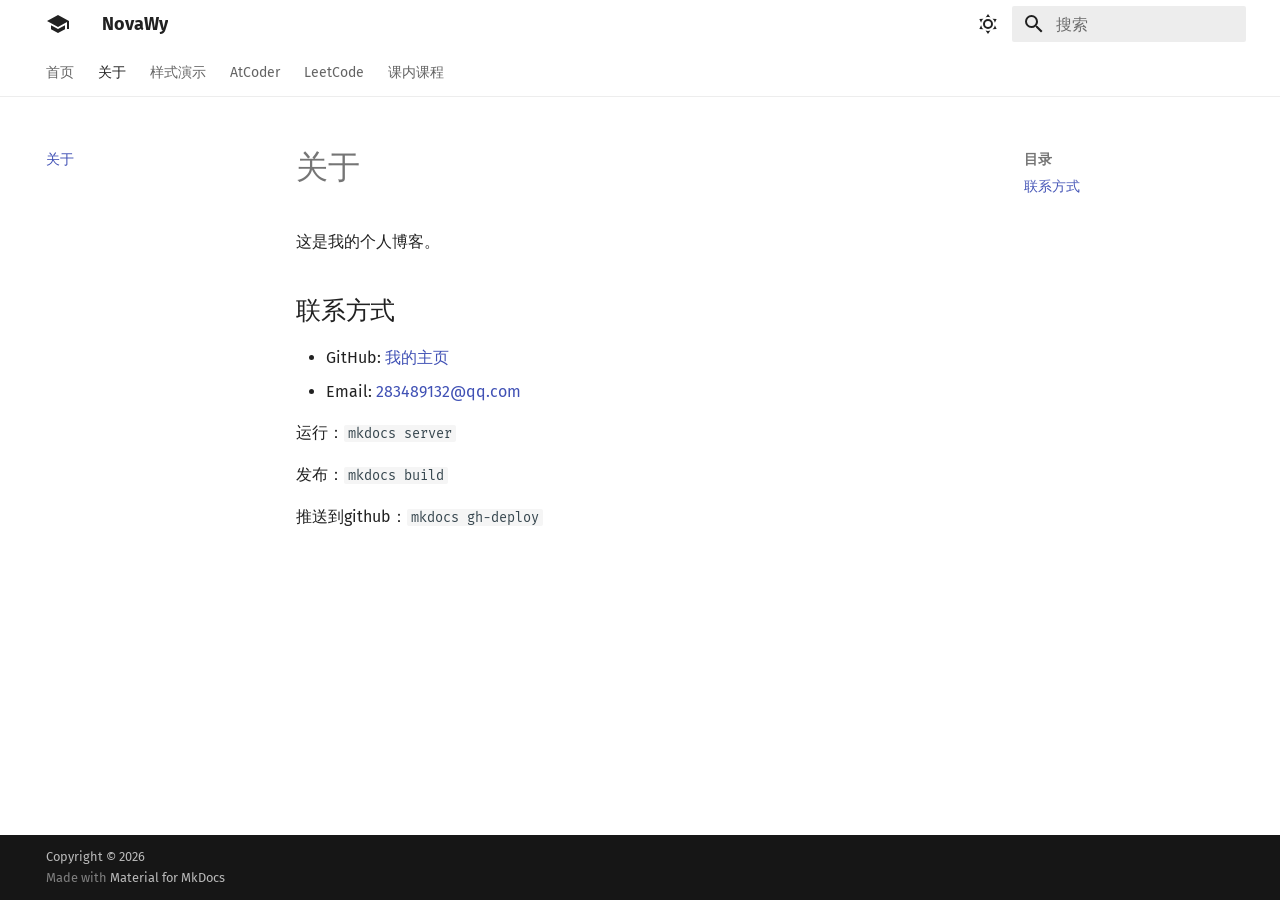
<file: about/index.html>
<!doctype html>
<html lang="zh" class="no-js">
  <head>
    
      <meta charset="utf-8">
      <meta name="viewport" content="width=device-width,initial-scale=1">
      
        <meta name="description" content="个人技术博客">
      
      
      
        <link rel="canonical" href="https://weiy02.github.io/Wei_Blog/about/">
      
      
        <link rel="prev" href="..">
      
      
        <link rel="next" href="../demo/">
      
      
        
      
      
      <link rel="icon" href="../favicon.ico">
      <meta name="generator" content="mkdocs-1.6.1, mkdocs-material-9.7.6">
    
    
      
        <title>关于 - NovaWy</title>
      
    
    
      <link rel="stylesheet" href="../assets/stylesheets/main.484c7ddc.min.css">
      
        
        <link rel="stylesheet" href="../assets/stylesheets/palette.ab4e12ef.min.css">
      
      


    
    
      
    
    
      
        
        
        <link rel="preconnect" href="https://fonts.gstatic.com" crossorigin>
        <link rel="stylesheet" href="https://fonts.googleapis.com/css?family=Fira+Sans:300,300i,400,400i,700,700i%7CFira+Mono:400,400i,700,700i&display=fallback">
        <style>:root{--md-text-font:"Fira Sans";--md-code-font:"Fira Mono"}</style>
      
    
    
    <script>__md_scope=new URL("..",location),__md_hash=e=>[...e].reduce(((e,_)=>(e<<5)-e+_.charCodeAt(0)),0),__md_get=(e,_=localStorage,t=__md_scope)=>JSON.parse(_.getItem(t.pathname+"."+e)),__md_set=(e,_,t=localStorage,a=__md_scope)=>{try{t.setItem(a.pathname+"."+e,JSON.stringify(_))}catch(e){}}</script>
    
      

    
    
  </head>
  
  
    
    
      
    
    
    
    
    <body dir="ltr" data-md-color-scheme="default" data-md-color-primary="white" data-md-color-accent="red">
  
    
    <input class="md-toggle" data-md-toggle="drawer" type="checkbox" id="__drawer" autocomplete="off">
    <input class="md-toggle" data-md-toggle="search" type="checkbox" id="__search" autocomplete="off">
    <label class="md-overlay" for="__drawer"></label>
    <div data-md-component="skip">
      
        
        <a href="#_1" class="md-skip">
          跳转至
        </a>
      
    </div>
    <div data-md-component="announce">
      
    </div>
    
    
      

<header class="md-header" data-md-component="header">
  <nav class="md-header__inner md-grid" aria-label="页眉">
    <a href=".." title="NovaWy" class="md-header__button md-logo" aria-label="NovaWy" data-md-component="logo">
      
  
  <svg xmlns="http://www.w3.org/2000/svg" viewBox="0 0 24 24"><path d="M12 3 1 9l11 6 9-4.91V17h2V9M5 13.18v4L12 21l7-3.82v-4L12 17z"/></svg>

    </a>
    <label class="md-header__button md-icon" for="__drawer">
      
      <svg xmlns="http://www.w3.org/2000/svg" viewBox="0 0 24 24"><path d="M3 6h18v2H3zm0 5h18v2H3zm0 5h18v2H3z"/></svg>
    </label>
    <div class="md-header__title" data-md-component="header-title">
      <div class="md-header__ellipsis">
        <div class="md-header__topic">
          <span class="md-ellipsis">
            NovaWy
          </span>
        </div>
        <div class="md-header__topic" data-md-component="header-topic">
          <span class="md-ellipsis">
            
              关于
            
          </span>
        </div>
      </div>
    </div>
    
      
        <form class="md-header__option" data-md-component="palette">
  
    
    
    
    <input class="md-option" data-md-color-media="(prefers-color-scheme: light)" data-md-color-scheme="default" data-md-color-primary="white" data-md-color-accent="red"  aria-label="切换暗色模式"  type="radio" name="__palette" id="__palette_0">
    
      <label class="md-header__button md-icon" title="切换暗色模式" for="__palette_1" hidden>
        <svg xmlns="http://www.w3.org/2000/svg" viewBox="0 0 24 24"><path d="M12 7a5 5 0 0 1 5 5 5 5 0 0 1-5 5 5 5 0 0 1-5-5 5 5 0 0 1 5-5m0 2a3 3 0 0 0-3 3 3 3 0 0 0 3 3 3 3 0 0 0 3-3 3 3 0 0 0-3-3m0-7 2.39 3.42C13.65 5.15 12.84 5 12 5s-1.65.15-2.39.42zM3.34 7l4.16-.35A7.2 7.2 0 0 0 5.94 8.5c-.44.74-.69 1.5-.83 2.29zm.02 10 1.76-3.77a7.131 7.131 0 0 0 2.38 4.14zM20.65 7l-1.77 3.79a7.02 7.02 0 0 0-2.38-4.15zm-.01 10-4.14.36c.59-.51 1.12-1.14 1.54-1.86.42-.73.69-1.5.83-2.29zM12 22l-2.41-3.44c.74.27 1.55.44 2.41.44.82 0 1.63-.17 2.37-.44z"/></svg>
      </label>
    
  
    
    
    
    <input class="md-option" data-md-color-media="(prefers-color-scheme: dark)" data-md-color-scheme="slate" data-md-color-primary="blue" data-md-color-accent="blue"  aria-label="切换亮色模式"  type="radio" name="__palette" id="__palette_1">
    
      <label class="md-header__button md-icon" title="切换亮色模式" for="__palette_0" hidden>
        <svg xmlns="http://www.w3.org/2000/svg" viewBox="0 0 24 24"><path d="m17.75 4.09-2.53 1.94.91 3.06-2.63-1.81-2.63 1.81.91-3.06-2.53-1.94L12.44 4l1.06-3 1.06 3zm3.5 6.91-1.64 1.25.59 1.98-1.7-1.17-1.7 1.17.59-1.98L15.75 11l2.06-.05L18.5 9l.69 1.95zm-2.28 4.95c.83-.08 1.72 1.1 1.19 1.85-.32.45-.66.87-1.08 1.27C15.17 23 8.84 23 4.94 19.07c-3.91-3.9-3.91-10.24 0-14.14.4-.4.82-.76 1.27-1.08.75-.53 1.93.36 1.85 1.19-.27 2.86.69 5.83 2.89 8.02a9.96 9.96 0 0 0 8.02 2.89m-1.64 2.02a12.08 12.08 0 0 1-7.8-3.47c-2.17-2.19-3.33-5-3.49-7.82-2.81 3.14-2.7 7.96.31 10.98 3.02 3.01 7.84 3.12 10.98.31"/></svg>
      </label>
    
  
</form>
      
    
    
      <script>var palette=__md_get("__palette");if(palette&&palette.color){if("(prefers-color-scheme)"===palette.color.media){var media=matchMedia("(prefers-color-scheme: light)"),input=document.querySelector(media.matches?"[data-md-color-media='(prefers-color-scheme: light)']":"[data-md-color-media='(prefers-color-scheme: dark)']");palette.color.media=input.getAttribute("data-md-color-media"),palette.color.scheme=input.getAttribute("data-md-color-scheme"),palette.color.primary=input.getAttribute("data-md-color-primary"),palette.color.accent=input.getAttribute("data-md-color-accent")}for(var[key,value]of Object.entries(palette.color))document.body.setAttribute("data-md-color-"+key,value)}</script>
    
    
    
      
      
        <label class="md-header__button md-icon" for="__search">
          
          <svg xmlns="http://www.w3.org/2000/svg" viewBox="0 0 24 24"><path d="M9.5 3A6.5 6.5 0 0 1 16 9.5c0 1.61-.59 3.09-1.56 4.23l.27.27h.79l5 5-1.5 1.5-5-5v-.79l-.27-.27A6.52 6.52 0 0 1 9.5 16 6.5 6.5 0 0 1 3 9.5 6.5 6.5 0 0 1 9.5 3m0 2C7 5 5 7 5 9.5S7 14 9.5 14 14 12 14 9.5 12 5 9.5 5"/></svg>
        </label>
        <div class="md-search" data-md-component="search" role="dialog">
  <label class="md-search__overlay" for="__search"></label>
  <div class="md-search__inner" role="search">
    <form class="md-search__form" name="search">
      <input type="text" class="md-search__input" name="query" aria-label="搜索" placeholder="搜索" autocapitalize="off" autocorrect="off" autocomplete="off" spellcheck="false" data-md-component="search-query" required>
      <label class="md-search__icon md-icon" for="__search">
        
        <svg xmlns="http://www.w3.org/2000/svg" viewBox="0 0 24 24"><path d="M9.5 3A6.5 6.5 0 0 1 16 9.5c0 1.61-.59 3.09-1.56 4.23l.27.27h.79l5 5-1.5 1.5-5-5v-.79l-.27-.27A6.52 6.52 0 0 1 9.5 16 6.5 6.5 0 0 1 3 9.5 6.5 6.5 0 0 1 9.5 3m0 2C7 5 5 7 5 9.5S7 14 9.5 14 14 12 14 9.5 12 5 9.5 5"/></svg>
        
        <svg xmlns="http://www.w3.org/2000/svg" viewBox="0 0 24 24"><path d="M20 11v2H8l5.5 5.5-1.42 1.42L4.16 12l7.92-7.92L13.5 5.5 8 11z"/></svg>
      </label>
      <nav class="md-search__options" aria-label="查找">
        
        <button type="reset" class="md-search__icon md-icon" title="清空当前内容" aria-label="清空当前内容" tabindex="-1">
          
          <svg xmlns="http://www.w3.org/2000/svg" viewBox="0 0 24 24"><path d="M19 6.41 17.59 5 12 10.59 6.41 5 5 6.41 10.59 12 5 17.59 6.41 19 12 13.41 17.59 19 19 17.59 13.41 12z"/></svg>
        </button>
      </nav>
      
    </form>
    <div class="md-search__output">
      <div class="md-search__scrollwrap" tabindex="0" data-md-scrollfix>
        <div class="md-search-result" data-md-component="search-result">
          <div class="md-search-result__meta">
            正在初始化搜索引擎
          </div>
          <ol class="md-search-result__list" role="presentation"></ol>
        </div>
      </div>
    </div>
  </div>
</div>
      
    
    
  </nav>
  
</header>
    
    <div class="md-container" data-md-component="container">
      
      
        
          
            
<nav class="md-tabs" aria-label="标签" data-md-component="tabs">
  <div class="md-grid">
    <ul class="md-tabs__list">
      
        
  
  
  
  
    <li class="md-tabs__item">
      <a href=".." class="md-tabs__link">
        
  
  
    
  
  首页

      </a>
    </li>
  

      
        
  
  
  
    
  
  
    <li class="md-tabs__item md-tabs__item--active">
      <a href="./" class="md-tabs__link">
        
  
  
    
  
  关于

      </a>
    </li>
  

      
        
  
  
  
  
    <li class="md-tabs__item">
      <a href="../demo/" class="md-tabs__link">
        
  
  
    
  
  样式演示

      </a>
    </li>
  

      
        
  
  
  
  
    
    
      
  
  
  
  
    
    
      <li class="md-tabs__item">
        <a href="../AtCoder/AtCoder_Beginner_Contest/abc458/" class="md-tabs__link">
          
  
  
  AtCoder

        </a>
      </li>
    
  

    
  

      
        
  
  
  
  
    
    
      <li class="md-tabs__item">
        <a href="../LeetCode/11/" class="md-tabs__link">
          
  
  
  LeetCode

        </a>
      </li>
    
  

      
        
  
  
  
  
    
    
      <li class="md-tabs__item">
        <a href="../Classes/%E6%95%B0%E6%8D%AE%E5%BA%93/" class="md-tabs__link">
          
  
  
  课内课程

        </a>
      </li>
    
  

      
    </ul>
  </div>
</nav>
          
        
      
      <main class="md-main" data-md-component="main">
        <div class="md-main__inner md-grid">
          
            
              
              <div class="md-sidebar md-sidebar--primary" data-md-component="sidebar" data-md-type="navigation" >
                <div class="md-sidebar__scrollwrap">
                  <div class="md-sidebar__inner">
                    


  


<nav class="md-nav md-nav--primary md-nav--lifted" aria-label="导航栏" data-md-level="0">
  <label class="md-nav__title" for="__drawer">
    <a href=".." title="NovaWy" class="md-nav__button md-logo" aria-label="NovaWy" data-md-component="logo">
      
  
  <svg xmlns="http://www.w3.org/2000/svg" viewBox="0 0 24 24"><path d="M12 3 1 9l11 6 9-4.91V17h2V9M5 13.18v4L12 21l7-3.82v-4L12 17z"/></svg>

    </a>
    NovaWy
  </label>
  
  <ul class="md-nav__list" data-md-scrollfix>
    
      
      
  
  
  
  
    <li class="md-nav__item">
      <a href=".." class="md-nav__link">
        
  
  
  <span class="md-ellipsis">
    
  
    首页
  

    
  </span>
  
  

      </a>
    </li>
  

    
      
      
  
  
    
  
  
  
    <li class="md-nav__item md-nav__item--active">
      
      <input class="md-nav__toggle md-toggle" type="checkbox" id="__toc">
      
      
        
      
      
        <label class="md-nav__link md-nav__link--active" for="__toc">
          
  
  
  <span class="md-ellipsis">
    
  
    关于
  

    
  </span>
  
  

          <span class="md-nav__icon md-icon"></span>
        </label>
      
      <a href="./" class="md-nav__link md-nav__link--active">
        
  
  
  <span class="md-ellipsis">
    
  
    关于
  

    
  </span>
  
  

      </a>
      
        

<nav class="md-nav md-nav--secondary" aria-label="目录">
  
  
  
    
  
  
    <label class="md-nav__title" for="__toc">
      <span class="md-nav__icon md-icon"></span>
      目录
    </label>
    <ul class="md-nav__list" data-md-component="toc" data-md-scrollfix>
      
        <li class="md-nav__item">
  <a href="#_2" class="md-nav__link">
    <span class="md-ellipsis">
      
        联系方式
      
    </span>
  </a>
  
</li>
      
    </ul>
  
</nav>
      
    </li>
  

    
      
      
  
  
  
  
    <li class="md-nav__item">
      <a href="../demo/" class="md-nav__link">
        
  
  
  <span class="md-ellipsis">
    
  
    样式演示
  

    
  </span>
  
  

      </a>
    </li>
  

    
      
      
  
  
  
  
    
    
    
    
      
      
    
    
    <li class="md-nav__item md-nav__item--nested">
      
        
        
        <input class="md-nav__toggle md-toggle " type="checkbox" id="__nav_4" >
        
          
          <label class="md-nav__link" for="__nav_4" id="__nav_4_label" tabindex="0">
            
  
  
  <span class="md-ellipsis">
    
  
    AtCoder
  

    
  </span>
  
  

            <span class="md-nav__icon md-icon"></span>
          </label>
        
        <nav class="md-nav" data-md-level="1" aria-labelledby="__nav_4_label" aria-expanded="false">
          <label class="md-nav__title" for="__nav_4">
            <span class="md-nav__icon md-icon"></span>
            
  
    AtCoder
  

          </label>
          <ul class="md-nav__list" data-md-scrollfix>
            
              
                
  
  
  
  
    
    
    
    
      
      
    
    
    <li class="md-nav__item md-nav__item--nested">
      
        
        
        <input class="md-nav__toggle md-toggle " type="checkbox" id="__nav_4_1" >
        
          
          <label class="md-nav__link" for="__nav_4_1" id="__nav_4_1_label" tabindex="0">
            
  
  
  <span class="md-ellipsis">
    
  
    Beginner Contest
  

    
  </span>
  
  

            <span class="md-nav__icon md-icon"></span>
          </label>
        
        <nav class="md-nav" data-md-level="2" aria-labelledby="__nav_4_1_label" aria-expanded="false">
          <label class="md-nav__title" for="__nav_4_1">
            <span class="md-nav__icon md-icon"></span>
            
  
    Beginner Contest
  

          </label>
          <ul class="md-nav__list" data-md-scrollfix>
            
              
                
  
  
  
  
    <li class="md-nav__item">
      <a href="../AtCoder/AtCoder_Beginner_Contest/abc458/" class="md-nav__link">
        
  
  
  <span class="md-ellipsis">
    
  
    abc458
  

    
  </span>
  
  

      </a>
    </li>
  

              
            
              
                
  
  
  
  
    <li class="md-nav__item">
      <a href="../AtCoder/AtCoder_Beginner_Contest/abc461/" class="md-nav__link">
        
  
  
  <span class="md-ellipsis">
    
  
    abc461
  

    
  </span>
  
  

      </a>
    </li>
  

              
            
          </ul>
        </nav>
      
    </li>
  

              
            
          </ul>
        </nav>
      
    </li>
  

    
      
      
  
  
  
  
    
    
    
    
      
      
    
    
    <li class="md-nav__item md-nav__item--nested">
      
        
        
        <input class="md-nav__toggle md-toggle " type="checkbox" id="__nav_5" >
        
          
          <label class="md-nav__link" for="__nav_5" id="__nav_5_label" tabindex="0">
            
  
  
  <span class="md-ellipsis">
    
  
    LeetCode
  

    
  </span>
  
  

            <span class="md-nav__icon md-icon"></span>
          </label>
        
        <nav class="md-nav" data-md-level="1" aria-labelledby="__nav_5_label" aria-expanded="false">
          <label class="md-nav__title" for="__nav_5">
            <span class="md-nav__icon md-icon"></span>
            
  
    LeetCode
  

          </label>
          <ul class="md-nav__list" data-md-scrollfix>
            
              
                
  
  
  
  
    <li class="md-nav__item">
      <a href="../LeetCode/11/" class="md-nav__link">
        
  
  
  <span class="md-ellipsis">
    
  
    第11题
  

    
  </span>
  
  

      </a>
    </li>
  

              
            
          </ul>
        </nav>
      
    </li>
  

    
      
      
  
  
  
  
    
    
    
    
      
      
    
    
    <li class="md-nav__item md-nav__item--nested">
      
        
        
        <input class="md-nav__toggle md-toggle " type="checkbox" id="__nav_6" >
        
          
          <label class="md-nav__link" for="__nav_6" id="__nav_6_label" tabindex="0">
            
  
  
  <span class="md-ellipsis">
    
  
    课内课程
  

    
  </span>
  
  

            <span class="md-nav__icon md-icon"></span>
          </label>
        
        <nav class="md-nav" data-md-level="1" aria-labelledby="__nav_6_label" aria-expanded="false">
          <label class="md-nav__title" for="__nav_6">
            <span class="md-nav__icon md-icon"></span>
            
  
    课内课程
  

          </label>
          <ul class="md-nav__list" data-md-scrollfix>
            
              
                
  
  
  
  
    <li class="md-nav__item">
      <a href="../Classes/%E6%95%B0%E6%8D%AE%E5%BA%93/" class="md-nav__link">
        
  
  
  <span class="md-ellipsis">
    
  
    数据库
  

    
  </span>
  
  

      </a>
    </li>
  

              
            
          </ul>
        </nav>
      
    </li>
  

    
  </ul>
</nav>
                  </div>
                </div>
              </div>
            
            
              
              <div class="md-sidebar md-sidebar--secondary" data-md-component="sidebar" data-md-type="toc" >
                <div class="md-sidebar__scrollwrap">
                  <div class="md-sidebar__inner">
                    

<nav class="md-nav md-nav--secondary" aria-label="目录">
  
  
  
    
  
  
    <label class="md-nav__title" for="__toc">
      <span class="md-nav__icon md-icon"></span>
      目录
    </label>
    <ul class="md-nav__list" data-md-component="toc" data-md-scrollfix>
      
        <li class="md-nav__item">
  <a href="#_2" class="md-nav__link">
    <span class="md-ellipsis">
      
        联系方式
      
    </span>
  </a>
  
</li>
      
    </ul>
  
</nav>
                  </div>
                </div>
              </div>
            
          
          
            <div class="md-content" data-md-component="content">
              
              <article class="md-content__inner md-typeset">
                
                  



<h1 id="_1">关于<a class="headerlink" href="#_1" title="Permanent link"></a></h1>
<p>这是我的个人博客。</p>
<h2 id="_2">联系方式<a class="headerlink" href="#_2" title="Permanent link"></a></h2>
<ul>
<li>GitHub: <a href="https://github.com/">我的主页</a></li>
<li>Email: <a href="&#109;&#97;&#105;&#108;&#116;&#111;&#58;&#50;&#56;&#51;&#52;&#56;&#57;&#49;&#51;&#50;&#64;&#113;&#113;&#46;&#99;&#111;&#109;">&#50;&#56;&#51;&#52;&#56;&#57;&#49;&#51;&#50;&#64;&#113;&#113;&#46;&#99;&#111;&#109;</a></li>
</ul>
<p>运行：<code>mkdocs server</code></p>
<p>发布：<code>mkdocs build</code></p>
<p>推送到github：<code>mkdocs gh-deploy</code></p>







  
  






                
              </article>
            </div>
          
          
<script>var target=document.getElementById(location.hash.slice(1));target&&target.name&&(target.checked=target.name.startsWith("__tabbed_"))</script>
        </div>
        
      </main>
      
        <footer class="md-footer">
  
  <div class="md-footer-meta md-typeset">
    <div class="md-footer-meta__inner md-grid">
      <div class="md-copyright">
  
    <div class="md-copyright__highlight">
      Copyright &copy; 2026
    </div>
  
  
    Made with
    <a href="https://squidfunk.github.io/mkdocs-material/" target="_blank" rel="noopener">
      Material for MkDocs
    </a>
  
</div>
      
    </div>
  </div>
</footer>
      
    </div>
    <div class="md-dialog" data-md-component="dialog">
      <div class="md-dialog__inner md-typeset"></div>
    </div>
    
    
    
      
      
      <script id="__config" type="application/json">{"annotate": null, "base": "..", "features": ["navigation.tabs", "navigation.instant", "content.code.copy"], "search": "../assets/javascripts/workers/search.2c215733.min.js", "tags": null, "translations": {"clipboard.copied": "\u5df2\u590d\u5236", "clipboard.copy": "\u590d\u5236", "search.result.more.one": "\u5728\u8be5\u9875\u4e0a\u8fd8\u6709 1 \u4e2a\u7b26\u5408\u6761\u4ef6\u7684\u7ed3\u679c", "search.result.more.other": "\u5728\u8be5\u9875\u4e0a\u8fd8\u6709 # \u4e2a\u7b26\u5408\u6761\u4ef6\u7684\u7ed3\u679c", "search.result.none": "\u6ca1\u6709\u627e\u5230\u7b26\u5408\u6761\u4ef6\u7684\u7ed3\u679c", "search.result.one": "\u627e\u5230 1 \u4e2a\u7b26\u5408\u6761\u4ef6\u7684\u7ed3\u679c", "search.result.other": "# \u4e2a\u7b26\u5408\u6761\u4ef6\u7684\u7ed3\u679c", "search.result.placeholder": "\u952e\u5165\u4ee5\u5f00\u59cb\u641c\u7d22", "search.result.term.missing": "\u7f3a\u5c11", "select.version": "\u9009\u62e9\u5f53\u524d\u7248\u672c"}, "version": null}</script>
    
    
      <script src="../assets/javascripts/bundle.79ae519e.min.js"></script>
      
    
  </body>
</html>
</file>
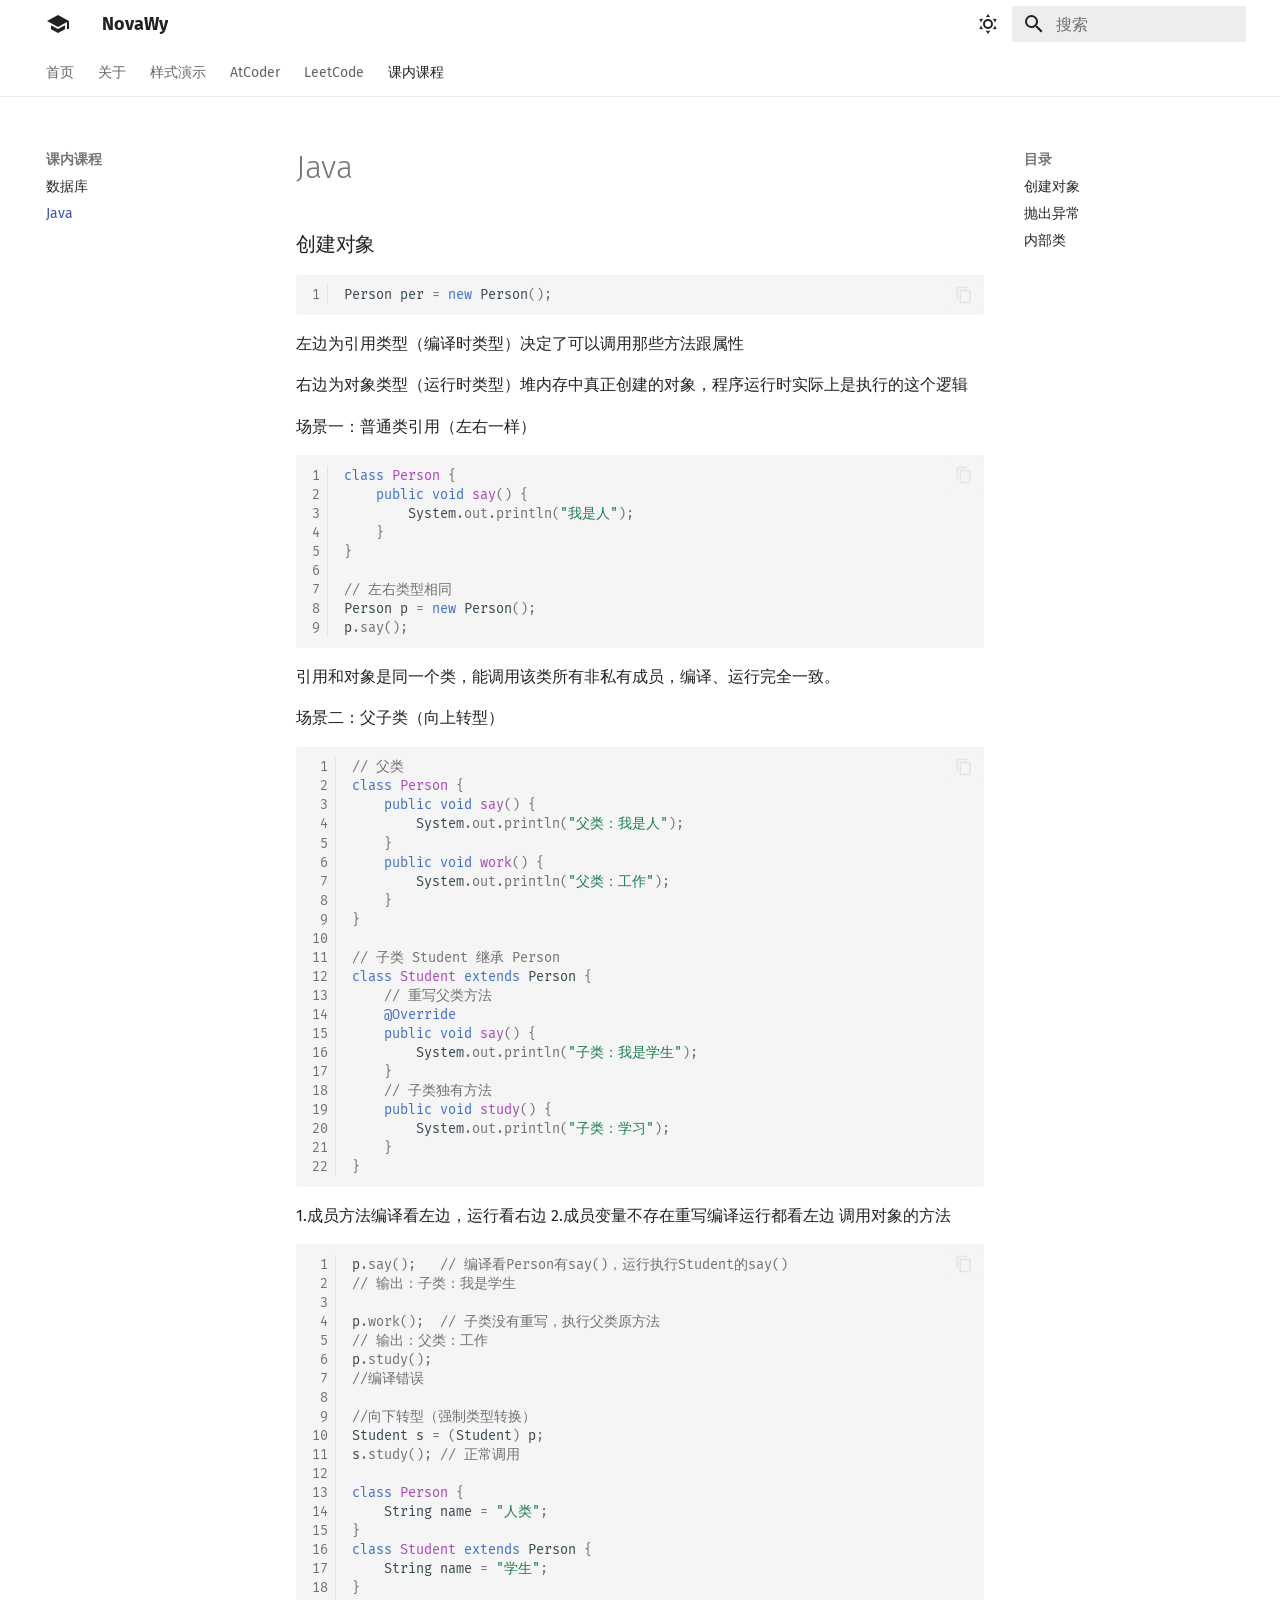
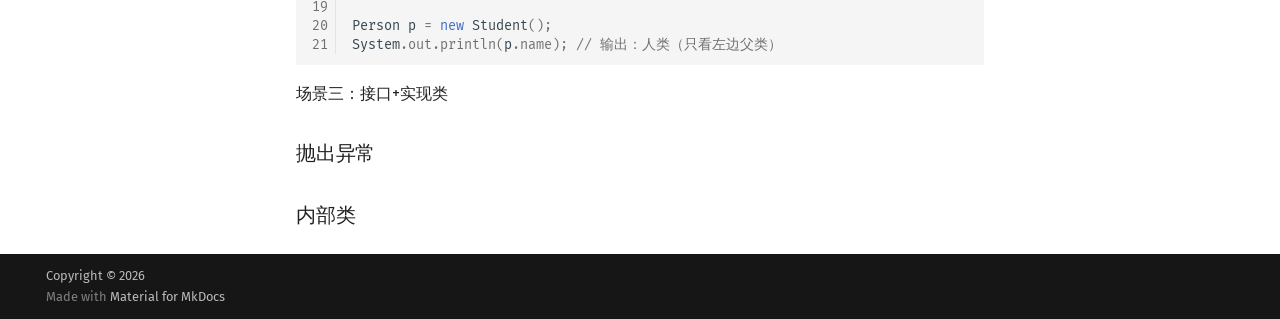
<file: Classes/Java/index.html>
<!doctype html>
<html lang="zh" class="no-js">
  <head>
    
      <meta charset="utf-8">
      <meta name="viewport" content="width=device-width,initial-scale=1">
      
        <meta name="description" content="个人技术博客">
      
      
      
        <link rel="canonical" href="https://weiy02.github.io/Wei_Blog/Classes/Java/">
      
      
        <link rel="prev" href="../%E6%95%B0%E6%8D%AE%E5%BA%93/">
      
      
      
        
      
      
      <link rel="icon" href="../../favicon.ico">
      <meta name="generator" content="mkdocs-1.6.1, mkdocs-material-9.7.6">
    
    
      
        <title>Java - NovaWy</title>
      
    
    
      <link rel="stylesheet" href="../../assets/stylesheets/main.484c7ddc.min.css">
      
        
        <link rel="stylesheet" href="../../assets/stylesheets/palette.ab4e12ef.min.css">
      
      


    
    
      
    
    
      
        
        
        <link rel="preconnect" href="https://fonts.gstatic.com" crossorigin>
        <link rel="stylesheet" href="https://fonts.googleapis.com/css?family=Fira+Sans:300,300i,400,400i,700,700i%7CFira+Mono:400,400i,700,700i&display=fallback">
        <style>:root{--md-text-font:"Fira Sans";--md-code-font:"Fira Mono"}</style>
      
    
    
    <script>__md_scope=new URL("../..",location),__md_hash=e=>[...e].reduce(((e,_)=>(e<<5)-e+_.charCodeAt(0)),0),__md_get=(e,_=localStorage,t=__md_scope)=>JSON.parse(_.getItem(t.pathname+"."+e)),__md_set=(e,_,t=localStorage,a=__md_scope)=>{try{t.setItem(a.pathname+"."+e,JSON.stringify(_))}catch(e){}}</script>
    
      

    
    
  </head>
  
  
    
    
      
    
    
    
    
    <body dir="ltr" data-md-color-scheme="default" data-md-color-primary="white" data-md-color-accent="red">
  
    
    <input class="md-toggle" data-md-toggle="drawer" type="checkbox" id="__drawer" autocomplete="off">
    <input class="md-toggle" data-md-toggle="search" type="checkbox" id="__search" autocomplete="off">
    <label class="md-overlay" for="__drawer"></label>
    <div data-md-component="skip">
      
        
        <a href="#_1" class="md-skip">
          跳转至
        </a>
      
    </div>
    <div data-md-component="announce">
      
    </div>
    
    
      

<header class="md-header" data-md-component="header">
  <nav class="md-header__inner md-grid" aria-label="页眉">
    <a href="../.." title="NovaWy" class="md-header__button md-logo" aria-label="NovaWy" data-md-component="logo">
      
  
  <svg xmlns="http://www.w3.org/2000/svg" viewBox="0 0 24 24"><path d="M12 3 1 9l11 6 9-4.91V17h2V9M5 13.18v4L12 21l7-3.82v-4L12 17z"/></svg>

    </a>
    <label class="md-header__button md-icon" for="__drawer">
      
      <svg xmlns="http://www.w3.org/2000/svg" viewBox="0 0 24 24"><path d="M3 6h18v2H3zm0 5h18v2H3zm0 5h18v2H3z"/></svg>
    </label>
    <div class="md-header__title" data-md-component="header-title">
      <div class="md-header__ellipsis">
        <div class="md-header__topic">
          <span class="md-ellipsis">
            NovaWy
          </span>
        </div>
        <div class="md-header__topic" data-md-component="header-topic">
          <span class="md-ellipsis">
            
              Java
            
          </span>
        </div>
      </div>
    </div>
    
      
        <form class="md-header__option" data-md-component="palette">
  
    
    
    
    <input class="md-option" data-md-color-media="(prefers-color-scheme: light)" data-md-color-scheme="default" data-md-color-primary="white" data-md-color-accent="red"  aria-label="切换暗色模式"  type="radio" name="__palette" id="__palette_0">
    
      <label class="md-header__button md-icon" title="切换暗色模式" for="__palette_1" hidden>
        <svg xmlns="http://www.w3.org/2000/svg" viewBox="0 0 24 24"><path d="M12 7a5 5 0 0 1 5 5 5 5 0 0 1-5 5 5 5 0 0 1-5-5 5 5 0 0 1 5-5m0 2a3 3 0 0 0-3 3 3 3 0 0 0 3 3 3 3 0 0 0 3-3 3 3 0 0 0-3-3m0-7 2.39 3.42C13.65 5.15 12.84 5 12 5s-1.65.15-2.39.42zM3.34 7l4.16-.35A7.2 7.2 0 0 0 5.94 8.5c-.44.74-.69 1.5-.83 2.29zm.02 10 1.76-3.77a7.131 7.131 0 0 0 2.38 4.14zM20.65 7l-1.77 3.79a7.02 7.02 0 0 0-2.38-4.15zm-.01 10-4.14.36c.59-.51 1.12-1.14 1.54-1.86.42-.73.69-1.5.83-2.29zM12 22l-2.41-3.44c.74.27 1.55.44 2.41.44.82 0 1.63-.17 2.37-.44z"/></svg>
      </label>
    
  
    
    
    
    <input class="md-option" data-md-color-media="(prefers-color-scheme: dark)" data-md-color-scheme="slate" data-md-color-primary="blue" data-md-color-accent="blue"  aria-label="切换亮色模式"  type="radio" name="__palette" id="__palette_1">
    
      <label class="md-header__button md-icon" title="切换亮色模式" for="__palette_0" hidden>
        <svg xmlns="http://www.w3.org/2000/svg" viewBox="0 0 24 24"><path d="m17.75 4.09-2.53 1.94.91 3.06-2.63-1.81-2.63 1.81.91-3.06-2.53-1.94L12.44 4l1.06-3 1.06 3zm3.5 6.91-1.64 1.25.59 1.98-1.7-1.17-1.7 1.17.59-1.98L15.75 11l2.06-.05L18.5 9l.69 1.95zm-2.28 4.95c.83-.08 1.72 1.1 1.19 1.85-.32.45-.66.87-1.08 1.27C15.17 23 8.84 23 4.94 19.07c-3.91-3.9-3.91-10.24 0-14.14.4-.4.82-.76 1.27-1.08.75-.53 1.93.36 1.85 1.19-.27 2.86.69 5.83 2.89 8.02a9.96 9.96 0 0 0 8.02 2.89m-1.64 2.02a12.08 12.08 0 0 1-7.8-3.47c-2.17-2.19-3.33-5-3.49-7.82-2.81 3.14-2.7 7.96.31 10.98 3.02 3.01 7.84 3.12 10.98.31"/></svg>
      </label>
    
  
</form>
      
    
    
      <script>var palette=__md_get("__palette");if(palette&&palette.color){if("(prefers-color-scheme)"===palette.color.media){var media=matchMedia("(prefers-color-scheme: light)"),input=document.querySelector(media.matches?"[data-md-color-media='(prefers-color-scheme: light)']":"[data-md-color-media='(prefers-color-scheme: dark)']");palette.color.media=input.getAttribute("data-md-color-media"),palette.color.scheme=input.getAttribute("data-md-color-scheme"),palette.color.primary=input.getAttribute("data-md-color-primary"),palette.color.accent=input.getAttribute("data-md-color-accent")}for(var[key,value]of Object.entries(palette.color))document.body.setAttribute("data-md-color-"+key,value)}</script>
    
    
    
      
      
        <label class="md-header__button md-icon" for="__search">
          
          <svg xmlns="http://www.w3.org/2000/svg" viewBox="0 0 24 24"><path d="M9.5 3A6.5 6.5 0 0 1 16 9.5c0 1.61-.59 3.09-1.56 4.23l.27.27h.79l5 5-1.5 1.5-5-5v-.79l-.27-.27A6.52 6.52 0 0 1 9.5 16 6.5 6.5 0 0 1 3 9.5 6.5 6.5 0 0 1 9.5 3m0 2C7 5 5 7 5 9.5S7 14 9.5 14 14 12 14 9.5 12 5 9.5 5"/></svg>
        </label>
        <div class="md-search" data-md-component="search" role="dialog">
  <label class="md-search__overlay" for="__search"></label>
  <div class="md-search__inner" role="search">
    <form class="md-search__form" name="search">
      <input type="text" class="md-search__input" name="query" aria-label="搜索" placeholder="搜索" autocapitalize="off" autocorrect="off" autocomplete="off" spellcheck="false" data-md-component="search-query" required>
      <label class="md-search__icon md-icon" for="__search">
        
        <svg xmlns="http://www.w3.org/2000/svg" viewBox="0 0 24 24"><path d="M9.5 3A6.5 6.5 0 0 1 16 9.5c0 1.61-.59 3.09-1.56 4.23l.27.27h.79l5 5-1.5 1.5-5-5v-.79l-.27-.27A6.52 6.52 0 0 1 9.5 16 6.5 6.5 0 0 1 3 9.5 6.5 6.5 0 0 1 9.5 3m0 2C7 5 5 7 5 9.5S7 14 9.5 14 14 12 14 9.5 12 5 9.5 5"/></svg>
        
        <svg xmlns="http://www.w3.org/2000/svg" viewBox="0 0 24 24"><path d="M20 11v2H8l5.5 5.5-1.42 1.42L4.16 12l7.92-7.92L13.5 5.5 8 11z"/></svg>
      </label>
      <nav class="md-search__options" aria-label="查找">
        
        <button type="reset" class="md-search__icon md-icon" title="清空当前内容" aria-label="清空当前内容" tabindex="-1">
          
          <svg xmlns="http://www.w3.org/2000/svg" viewBox="0 0 24 24"><path d="M19 6.41 17.59 5 12 10.59 6.41 5 5 6.41 10.59 12 5 17.59 6.41 19 12 13.41 17.59 19 19 17.59 13.41 12z"/></svg>
        </button>
      </nav>
      
    </form>
    <div class="md-search__output">
      <div class="md-search__scrollwrap" tabindex="0" data-md-scrollfix>
        <div class="md-search-result" data-md-component="search-result">
          <div class="md-search-result__meta">
            正在初始化搜索引擎
          </div>
          <ol class="md-search-result__list" role="presentation"></ol>
        </div>
      </div>
    </div>
  </div>
</div>
      
    
    
  </nav>
  
</header>
    
    <div class="md-container" data-md-component="container">
      
      
        
          
            
<nav class="md-tabs" aria-label="标签" data-md-component="tabs">
  <div class="md-grid">
    <ul class="md-tabs__list">
      
        
  
  
  
  
    <li class="md-tabs__item">
      <a href="../.." class="md-tabs__link">
        
  
  
    
  
  首页

      </a>
    </li>
  

      
        
  
  
  
  
    <li class="md-tabs__item">
      <a href="../../about/" class="md-tabs__link">
        
  
  
    
  
  关于

      </a>
    </li>
  

      
        
  
  
  
  
    <li class="md-tabs__item">
      <a href="../../demo/" class="md-tabs__link">
        
  
  
    
  
  样式演示

      </a>
    </li>
  

      
        
  
  
  
  
    
    
      
  
  
  
  
    
    
      <li class="md-tabs__item">
        <a href="../../AtCoder/AtCoder_Beginner_Contest/abc458/" class="md-tabs__link">
          
  
  
  AtCoder

        </a>
      </li>
    
  

    
  

      
        
  
  
  
  
    
    
      <li class="md-tabs__item">
        <a href="../../LeetCode/11/" class="md-tabs__link">
          
  
  
  LeetCode

        </a>
      </li>
    
  

      
        
  
  
  
    
  
  
    
    
      <li class="md-tabs__item md-tabs__item--active">
        <a href="../%E6%95%B0%E6%8D%AE%E5%BA%93/" class="md-tabs__link">
          
  
  
  课内课程

        </a>
      </li>
    
  

      
    </ul>
  </div>
</nav>
          
        
      
      <main class="md-main" data-md-component="main">
        <div class="md-main__inner md-grid">
          
            
              
              <div class="md-sidebar md-sidebar--primary" data-md-component="sidebar" data-md-type="navigation" >
                <div class="md-sidebar__scrollwrap">
                  <div class="md-sidebar__inner">
                    


  


<nav class="md-nav md-nav--primary md-nav--lifted" aria-label="导航栏" data-md-level="0">
  <label class="md-nav__title" for="__drawer">
    <a href="../.." title="NovaWy" class="md-nav__button md-logo" aria-label="NovaWy" data-md-component="logo">
      
  
  <svg xmlns="http://www.w3.org/2000/svg" viewBox="0 0 24 24"><path d="M12 3 1 9l11 6 9-4.91V17h2V9M5 13.18v4L12 21l7-3.82v-4L12 17z"/></svg>

    </a>
    NovaWy
  </label>
  
  <ul class="md-nav__list" data-md-scrollfix>
    
      
      
  
  
  
  
    <li class="md-nav__item">
      <a href="../.." class="md-nav__link">
        
  
  
  <span class="md-ellipsis">
    
  
    首页
  

    
  </span>
  
  

      </a>
    </li>
  

    
      
      
  
  
  
  
    <li class="md-nav__item">
      <a href="../../about/" class="md-nav__link">
        
  
  
  <span class="md-ellipsis">
    
  
    关于
  

    
  </span>
  
  

      </a>
    </li>
  

    
      
      
  
  
  
  
    <li class="md-nav__item">
      <a href="../../demo/" class="md-nav__link">
        
  
  
  <span class="md-ellipsis">
    
  
    样式演示
  

    
  </span>
  
  

      </a>
    </li>
  

    
      
      
  
  
  
  
    
    
    
    
      
      
    
    
    <li class="md-nav__item md-nav__item--nested">
      
        
        
        <input class="md-nav__toggle md-toggle " type="checkbox" id="__nav_4" >
        
          
          <label class="md-nav__link" for="__nav_4" id="__nav_4_label" tabindex="0">
            
  
  
  <span class="md-ellipsis">
    
  
    AtCoder
  

    
  </span>
  
  

            <span class="md-nav__icon md-icon"></span>
          </label>
        
        <nav class="md-nav" data-md-level="1" aria-labelledby="__nav_4_label" aria-expanded="false">
          <label class="md-nav__title" for="__nav_4">
            <span class="md-nav__icon md-icon"></span>
            
  
    AtCoder
  

          </label>
          <ul class="md-nav__list" data-md-scrollfix>
            
              
                
  
  
  
  
    
    
    
    
      
      
    
    
    <li class="md-nav__item md-nav__item--nested">
      
        
        
        <input class="md-nav__toggle md-toggle " type="checkbox" id="__nav_4_1" >
        
          
          <label class="md-nav__link" for="__nav_4_1" id="__nav_4_1_label" tabindex="0">
            
  
  
  <span class="md-ellipsis">
    
  
    Beginner Contest
  

    
  </span>
  
  

            <span class="md-nav__icon md-icon"></span>
          </label>
        
        <nav class="md-nav" data-md-level="2" aria-labelledby="__nav_4_1_label" aria-expanded="false">
          <label class="md-nav__title" for="__nav_4_1">
            <span class="md-nav__icon md-icon"></span>
            
  
    Beginner Contest
  

          </label>
          <ul class="md-nav__list" data-md-scrollfix>
            
              
                
  
  
  
  
    <li class="md-nav__item">
      <a href="../../AtCoder/AtCoder_Beginner_Contest/abc458/" class="md-nav__link">
        
  
  
  <span class="md-ellipsis">
    
  
    abc458
  

    
  </span>
  
  

      </a>
    </li>
  

              
            
              
                
  
  
  
  
    <li class="md-nav__item">
      <a href="../../AtCoder/AtCoder_Beginner_Contest/abc461/" class="md-nav__link">
        
  
  
  <span class="md-ellipsis">
    
  
    abc461
  

    
  </span>
  
  

      </a>
    </li>
  

              
            
          </ul>
        </nav>
      
    </li>
  

              
            
          </ul>
        </nav>
      
    </li>
  

    
      
      
  
  
  
  
    
    
    
    
      
      
    
    
    <li class="md-nav__item md-nav__item--nested">
      
        
        
        <input class="md-nav__toggle md-toggle " type="checkbox" id="__nav_5" >
        
          
          <label class="md-nav__link" for="__nav_5" id="__nav_5_label" tabindex="0">
            
  
  
  <span class="md-ellipsis">
    
  
    LeetCode
  

    
  </span>
  
  

            <span class="md-nav__icon md-icon"></span>
          </label>
        
        <nav class="md-nav" data-md-level="1" aria-labelledby="__nav_5_label" aria-expanded="false">
          <label class="md-nav__title" for="__nav_5">
            <span class="md-nav__icon md-icon"></span>
            
  
    LeetCode
  

          </label>
          <ul class="md-nav__list" data-md-scrollfix>
            
              
                
  
  
  
  
    <li class="md-nav__item">
      <a href="../../LeetCode/11/" class="md-nav__link">
        
  
  
  <span class="md-ellipsis">
    
  
    第11题
  

    
  </span>
  
  

      </a>
    </li>
  

              
            
              
                
  
  
  
  
    <li class="md-nav__item">
      <a href="../../LeetCode/46/" class="md-nav__link">
        
  
  
  <span class="md-ellipsis">
    
  
    第46题
  

    
  </span>
  
  

      </a>
    </li>
  

              
            
          </ul>
        </nav>
      
    </li>
  

    
      
      
  
  
    
  
  
  
    
    
    
    
      
        
        
      
      
    
    
    <li class="md-nav__item md-nav__item--active md-nav__item--section md-nav__item--nested">
      
        
        
        <input class="md-nav__toggle md-toggle " type="checkbox" id="__nav_6" checked>
        
          
          <label class="md-nav__link" for="__nav_6" id="__nav_6_label" tabindex="">
            
  
  
  <span class="md-ellipsis">
    
  
    课内课程
  

    
  </span>
  
  

            <span class="md-nav__icon md-icon"></span>
          </label>
        
        <nav class="md-nav" data-md-level="1" aria-labelledby="__nav_6_label" aria-expanded="true">
          <label class="md-nav__title" for="__nav_6">
            <span class="md-nav__icon md-icon"></span>
            
  
    课内课程
  

          </label>
          <ul class="md-nav__list" data-md-scrollfix>
            
              
                
  
  
  
  
    <li class="md-nav__item">
      <a href="../%E6%95%B0%E6%8D%AE%E5%BA%93/" class="md-nav__link">
        
  
  
  <span class="md-ellipsis">
    
  
    数据库
  

    
  </span>
  
  

      </a>
    </li>
  

              
            
              
                
  
  
    
  
  
  
    <li class="md-nav__item md-nav__item--active">
      
      <input class="md-nav__toggle md-toggle" type="checkbox" id="__toc">
      
      
      
        <label class="md-nav__link md-nav__link--active" for="__toc">
          
  
  
  <span class="md-ellipsis">
    
  
    Java
  

    
  </span>
  
  

          <span class="md-nav__icon md-icon"></span>
        </label>
      
      <a href="./" class="md-nav__link md-nav__link--active">
        
  
  
  <span class="md-ellipsis">
    
  
    Java
  

    
  </span>
  
  

      </a>
      
        

<nav class="md-nav md-nav--secondary" aria-label="目录">
  
  
  
  
    <label class="md-nav__title" for="__toc">
      <span class="md-nav__icon md-icon"></span>
      目录
    </label>
    <ul class="md-nav__list" data-md-component="toc" data-md-scrollfix>
      
        <li class="md-nav__item">
  <a href="#_1" class="md-nav__link">
    <span class="md-ellipsis">
      
        创建对象
      
    </span>
  </a>
  
</li>
      
        <li class="md-nav__item">
  <a href="#_2" class="md-nav__link">
    <span class="md-ellipsis">
      
        抛出异常
      
    </span>
  </a>
  
</li>
      
        <li class="md-nav__item">
  <a href="#_3" class="md-nav__link">
    <span class="md-ellipsis">
      
        内部类
      
    </span>
  </a>
  
</li>
      
    </ul>
  
</nav>
      
    </li>
  

              
            
          </ul>
        </nav>
      
    </li>
  

    
  </ul>
</nav>
                  </div>
                </div>
              </div>
            
            
              
              <div class="md-sidebar md-sidebar--secondary" data-md-component="sidebar" data-md-type="toc" >
                <div class="md-sidebar__scrollwrap">
                  <div class="md-sidebar__inner">
                    

<nav class="md-nav md-nav--secondary" aria-label="目录">
  
  
  
  
    <label class="md-nav__title" for="__toc">
      <span class="md-nav__icon md-icon"></span>
      目录
    </label>
    <ul class="md-nav__list" data-md-component="toc" data-md-scrollfix>
      
        <li class="md-nav__item">
  <a href="#_1" class="md-nav__link">
    <span class="md-ellipsis">
      
        创建对象
      
    </span>
  </a>
  
</li>
      
        <li class="md-nav__item">
  <a href="#_2" class="md-nav__link">
    <span class="md-ellipsis">
      
        抛出异常
      
    </span>
  </a>
  
</li>
      
        <li class="md-nav__item">
  <a href="#_3" class="md-nav__link">
    <span class="md-ellipsis">
      
        内部类
      
    </span>
  </a>
  
</li>
      
    </ul>
  
</nav>
                  </div>
                </div>
              </div>
            
          
          
            <div class="md-content" data-md-component="content">
              
              <article class="md-content__inner md-typeset">
                
                  



  <h1>Java</h1>

<h3 id="_1">创建对象<a class="headerlink" href="#_1" title="Permanent link"></a></h3>
<p><div class="highlight"><table class="highlighttable"><tr><td class="linenos"><div class="linenodiv"><pre><span></span><span class="normal">1</span></pre></div></td><td class="code"><div><pre><span></span><code><span class="n">Person</span><span class="w"> </span><span class="n">per</span><span class="w"> </span><span class="o">=</span><span class="w"> </span><span class="k">new</span><span class="w"> </span><span class="n">Person</span><span class="p">();</span>
</code></pre></div></td></tr></table></div>
左边为引用类型（编译时类型）决定了可以调用那些方法跟属性</p>
<p>右边为对象类型（运行时类型）堆内存中真正创建的对象，程序运行时实际上是执行的这个逻辑</p>
<p>场景一：普通类引用（左右一样）
<div class="highlight"><table class="highlighttable"><tr><td class="linenos"><div class="linenodiv"><pre><span></span><span class="normal">1</span>
<span class="normal">2</span>
<span class="normal">3</span>
<span class="normal">4</span>
<span class="normal">5</span>
<span class="normal">6</span>
<span class="normal">7</span>
<span class="normal">8</span>
<span class="normal">9</span></pre></div></td><td class="code"><div><pre><span></span><code><span class="kd">class</span> <span class="nc">Person</span><span class="w"> </span><span class="p">{</span>
<span class="w">    </span><span class="kd">public</span><span class="w"> </span><span class="kt">void</span><span class="w"> </span><span class="nf">say</span><span class="p">()</span><span class="w"> </span><span class="p">{</span>
<span class="w">        </span><span class="n">System</span><span class="p">.</span><span class="na">out</span><span class="p">.</span><span class="na">println</span><span class="p">(</span><span class="s">&quot;我是人&quot;</span><span class="p">);</span>
<span class="w">    </span><span class="p">}</span>
<span class="p">}</span>

<span class="c1">// 左右类型相同</span>
<span class="n">Person</span><span class="w"> </span><span class="n">p</span><span class="w"> </span><span class="o">=</span><span class="w"> </span><span class="k">new</span><span class="w"> </span><span class="n">Person</span><span class="p">();</span>
<span class="n">p</span><span class="p">.</span><span class="na">say</span><span class="p">();</span><span class="w"> </span>
</code></pre></div></td></tr></table></div>
引用和对象是同一个类，能调用该类所有非私有成员，编译、运行完全一致。</p>
<p>场景二：父子类（向上转型）</p>
<p><div class="highlight"><table class="highlighttable"><tr><td class="linenos"><div class="linenodiv"><pre><span></span><span class="normal"> 1</span>
<span class="normal"> 2</span>
<span class="normal"> 3</span>
<span class="normal"> 4</span>
<span class="normal"> 5</span>
<span class="normal"> 6</span>
<span class="normal"> 7</span>
<span class="normal"> 8</span>
<span class="normal"> 9</span>
<span class="normal">10</span>
<span class="normal">11</span>
<span class="normal">12</span>
<span class="normal">13</span>
<span class="normal">14</span>
<span class="normal">15</span>
<span class="normal">16</span>
<span class="normal">17</span>
<span class="normal">18</span>
<span class="normal">19</span>
<span class="normal">20</span>
<span class="normal">21</span>
<span class="normal">22</span></pre></div></td><td class="code"><div><pre><span></span><code><span class="c1">// 父类</span>
<span class="kd">class</span> <span class="nc">Person</span><span class="w"> </span><span class="p">{</span>
<span class="w">    </span><span class="kd">public</span><span class="w"> </span><span class="kt">void</span><span class="w"> </span><span class="nf">say</span><span class="p">()</span><span class="w"> </span><span class="p">{</span>
<span class="w">        </span><span class="n">System</span><span class="p">.</span><span class="na">out</span><span class="p">.</span><span class="na">println</span><span class="p">(</span><span class="s">&quot;父类：我是人&quot;</span><span class="p">);</span>
<span class="w">    </span><span class="p">}</span>
<span class="w">    </span><span class="kd">public</span><span class="w"> </span><span class="kt">void</span><span class="w"> </span><span class="nf">work</span><span class="p">()</span><span class="w"> </span><span class="p">{</span>
<span class="w">        </span><span class="n">System</span><span class="p">.</span><span class="na">out</span><span class="p">.</span><span class="na">println</span><span class="p">(</span><span class="s">&quot;父类：工作&quot;</span><span class="p">);</span>
<span class="w">    </span><span class="p">}</span>
<span class="p">}</span>

<span class="c1">// 子类 Student 继承 Person</span>
<span class="kd">class</span> <span class="nc">Student</span><span class="w"> </span><span class="kd">extends</span><span class="w"> </span><span class="n">Person</span><span class="w"> </span><span class="p">{</span>
<span class="w">    </span><span class="c1">// 重写父类方法</span>
<span class="w">    </span><span class="nd">@Override</span>
<span class="w">    </span><span class="kd">public</span><span class="w"> </span><span class="kt">void</span><span class="w"> </span><span class="nf">say</span><span class="p">()</span><span class="w"> </span><span class="p">{</span>
<span class="w">        </span><span class="n">System</span><span class="p">.</span><span class="na">out</span><span class="p">.</span><span class="na">println</span><span class="p">(</span><span class="s">&quot;子类：我是学生&quot;</span><span class="p">);</span>
<span class="w">    </span><span class="p">}</span>
<span class="w">    </span><span class="c1">// 子类独有方法</span>
<span class="w">    </span><span class="kd">public</span><span class="w"> </span><span class="kt">void</span><span class="w"> </span><span class="nf">study</span><span class="p">()</span><span class="w"> </span><span class="p">{</span>
<span class="w">        </span><span class="n">System</span><span class="p">.</span><span class="na">out</span><span class="p">.</span><span class="na">println</span><span class="p">(</span><span class="s">&quot;子类：学习&quot;</span><span class="p">);</span>
<span class="w">    </span><span class="p">}</span>
<span class="p">}</span>
</code></pre></div></td></tr></table></div>
1.成员方法编译看左边，运行看右边
2.成员变量不存在重写编译运行都看左边
调用对象的方法
<div class="highlight"><table class="highlighttable"><tr><td class="linenos"><div class="linenodiv"><pre><span></span><span class="normal"> 1</span>
<span class="normal"> 2</span>
<span class="normal"> 3</span>
<span class="normal"> 4</span>
<span class="normal"> 5</span>
<span class="normal"> 6</span>
<span class="normal"> 7</span>
<span class="normal"> 8</span>
<span class="normal"> 9</span>
<span class="normal">10</span>
<span class="normal">11</span>
<span class="normal">12</span>
<span class="normal">13</span>
<span class="normal">14</span>
<span class="normal">15</span>
<span class="normal">16</span>
<span class="normal">17</span>
<span class="normal">18</span>
<span class="normal">19</span>
<span class="normal">20</span>
<span class="normal">21</span></pre></div></td><td class="code"><div><pre><span></span><code><span class="n">p</span><span class="p">.</span><span class="na">say</span><span class="p">();</span><span class="w">   </span><span class="c1">// 编译看Person有say()，运行执行Student的say()</span>
<span class="c1">// 输出：子类：我是学生</span>

<span class="n">p</span><span class="p">.</span><span class="na">work</span><span class="p">();</span><span class="w">  </span><span class="c1">// 子类没有重写，执行父类原方法</span>
<span class="c1">// 输出：父类：工作</span>
<span class="n">p</span><span class="p">.</span><span class="na">study</span><span class="p">();</span>
<span class="c1">//编译错误</span>

<span class="c1">//向下转型（强制类型转换）</span>
<span class="n">Student</span><span class="w"> </span><span class="n">s</span><span class="w"> </span><span class="o">=</span><span class="w"> </span><span class="p">(</span><span class="n">Student</span><span class="p">)</span><span class="w"> </span><span class="n">p</span><span class="p">;</span>
<span class="n">s</span><span class="p">.</span><span class="na">study</span><span class="p">();</span><span class="w"> </span><span class="c1">// 正常调用</span>

<span class="kd">class</span> <span class="nc">Person</span><span class="w"> </span><span class="p">{</span>
<span class="w">    </span><span class="n">String</span><span class="w"> </span><span class="n">name</span><span class="w"> </span><span class="o">=</span><span class="w"> </span><span class="s">&quot;人类&quot;</span><span class="p">;</span>
<span class="p">}</span>
<span class="kd">class</span> <span class="nc">Student</span><span class="w"> </span><span class="kd">extends</span><span class="w"> </span><span class="n">Person</span><span class="w"> </span><span class="p">{</span>
<span class="w">    </span><span class="n">String</span><span class="w"> </span><span class="n">name</span><span class="w"> </span><span class="o">=</span><span class="w"> </span><span class="s">&quot;学生&quot;</span><span class="p">;</span>
<span class="p">}</span>

<span class="n">Person</span><span class="w"> </span><span class="n">p</span><span class="w"> </span><span class="o">=</span><span class="w"> </span><span class="k">new</span><span class="w"> </span><span class="n">Student</span><span class="p">();</span>
<span class="n">System</span><span class="p">.</span><span class="na">out</span><span class="p">.</span><span class="na">println</span><span class="p">(</span><span class="n">p</span><span class="p">.</span><span class="na">name</span><span class="p">);</span><span class="w"> </span><span class="c1">// 输出：人类（只看左边父类）</span>
</code></pre></div></td></tr></table></div>
场景三：接口+实现类</p>
<h3 id="_2">抛出异常<a class="headerlink" href="#_2" title="Permanent link"></a></h3>
<h3 id="_3">内部类<a class="headerlink" href="#_3" title="Permanent link"></a></h3>







  
  






                
              </article>
            </div>
          
          
<script>var target=document.getElementById(location.hash.slice(1));target&&target.name&&(target.checked=target.name.startsWith("__tabbed_"))</script>
        </div>
        
      </main>
      
        <footer class="md-footer">
  
  <div class="md-footer-meta md-typeset">
    <div class="md-footer-meta__inner md-grid">
      <div class="md-copyright">
  
    <div class="md-copyright__highlight">
      Copyright &copy; 2026
    </div>
  
  
    Made with
    <a href="https://squidfunk.github.io/mkdocs-material/" target="_blank" rel="noopener">
      Material for MkDocs
    </a>
  
</div>
      
    </div>
  </div>
</footer>
      
    </div>
    <div class="md-dialog" data-md-component="dialog">
      <div class="md-dialog__inner md-typeset"></div>
    </div>
    
    
    
      
      
      <script id="__config" type="application/json">{"annotate": null, "base": "../..", "features": ["navigation.tabs", "navigation.instant", "content.code.copy"], "search": "../../assets/javascripts/workers/search.2c215733.min.js", "tags": null, "translations": {"clipboard.copied": "\u5df2\u590d\u5236", "clipboard.copy": "\u590d\u5236", "search.result.more.one": "\u5728\u8be5\u9875\u4e0a\u8fd8\u6709 1 \u4e2a\u7b26\u5408\u6761\u4ef6\u7684\u7ed3\u679c", "search.result.more.other": "\u5728\u8be5\u9875\u4e0a\u8fd8\u6709 # \u4e2a\u7b26\u5408\u6761\u4ef6\u7684\u7ed3\u679c", "search.result.none": "\u6ca1\u6709\u627e\u5230\u7b26\u5408\u6761\u4ef6\u7684\u7ed3\u679c", "search.result.one": "\u627e\u5230 1 \u4e2a\u7b26\u5408\u6761\u4ef6\u7684\u7ed3\u679c", "search.result.other": "# \u4e2a\u7b26\u5408\u6761\u4ef6\u7684\u7ed3\u679c", "search.result.placeholder": "\u952e\u5165\u4ee5\u5f00\u59cb\u641c\u7d22", "search.result.term.missing": "\u7f3a\u5c11", "select.version": "\u9009\u62e9\u5f53\u524d\u7248\u672c"}, "version": null}</script>
    
    
      <script src="../../assets/javascripts/bundle.79ae519e.min.js"></script>
      
    
  </body>
</html>
</file>
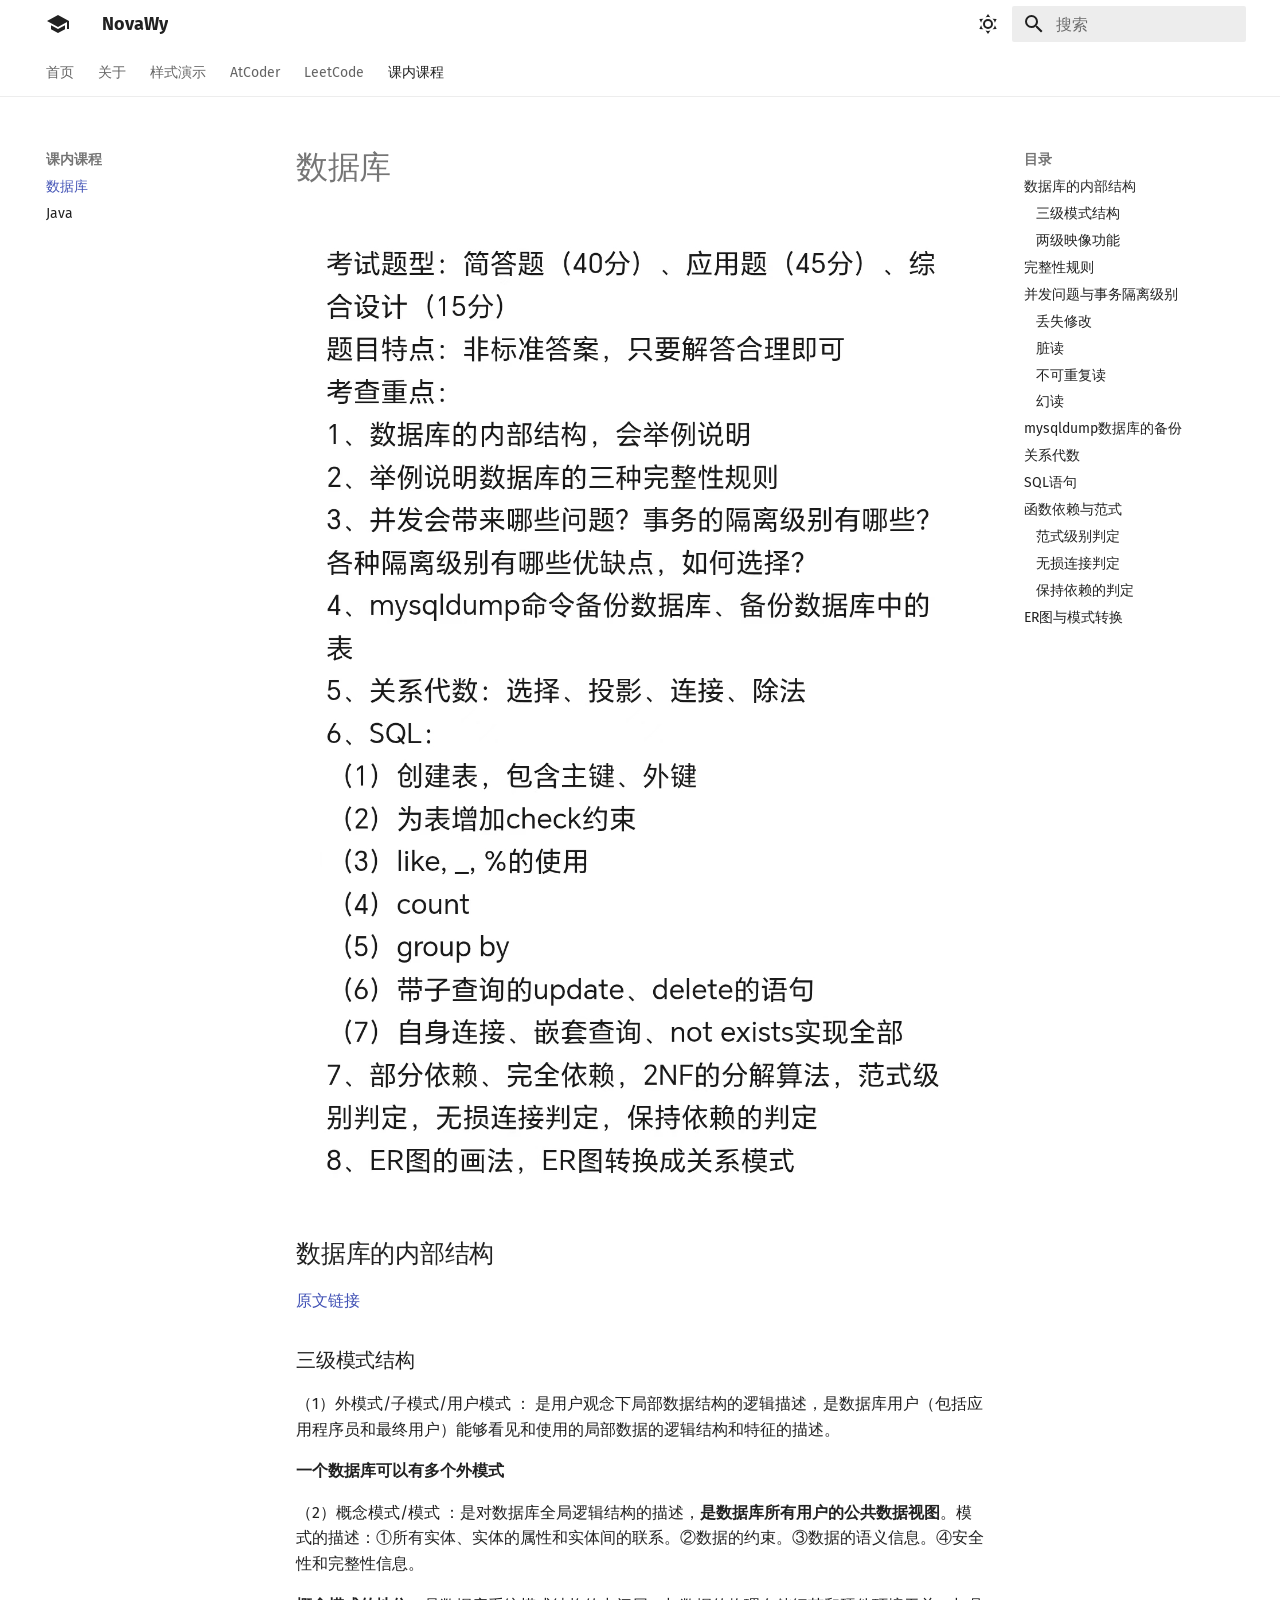
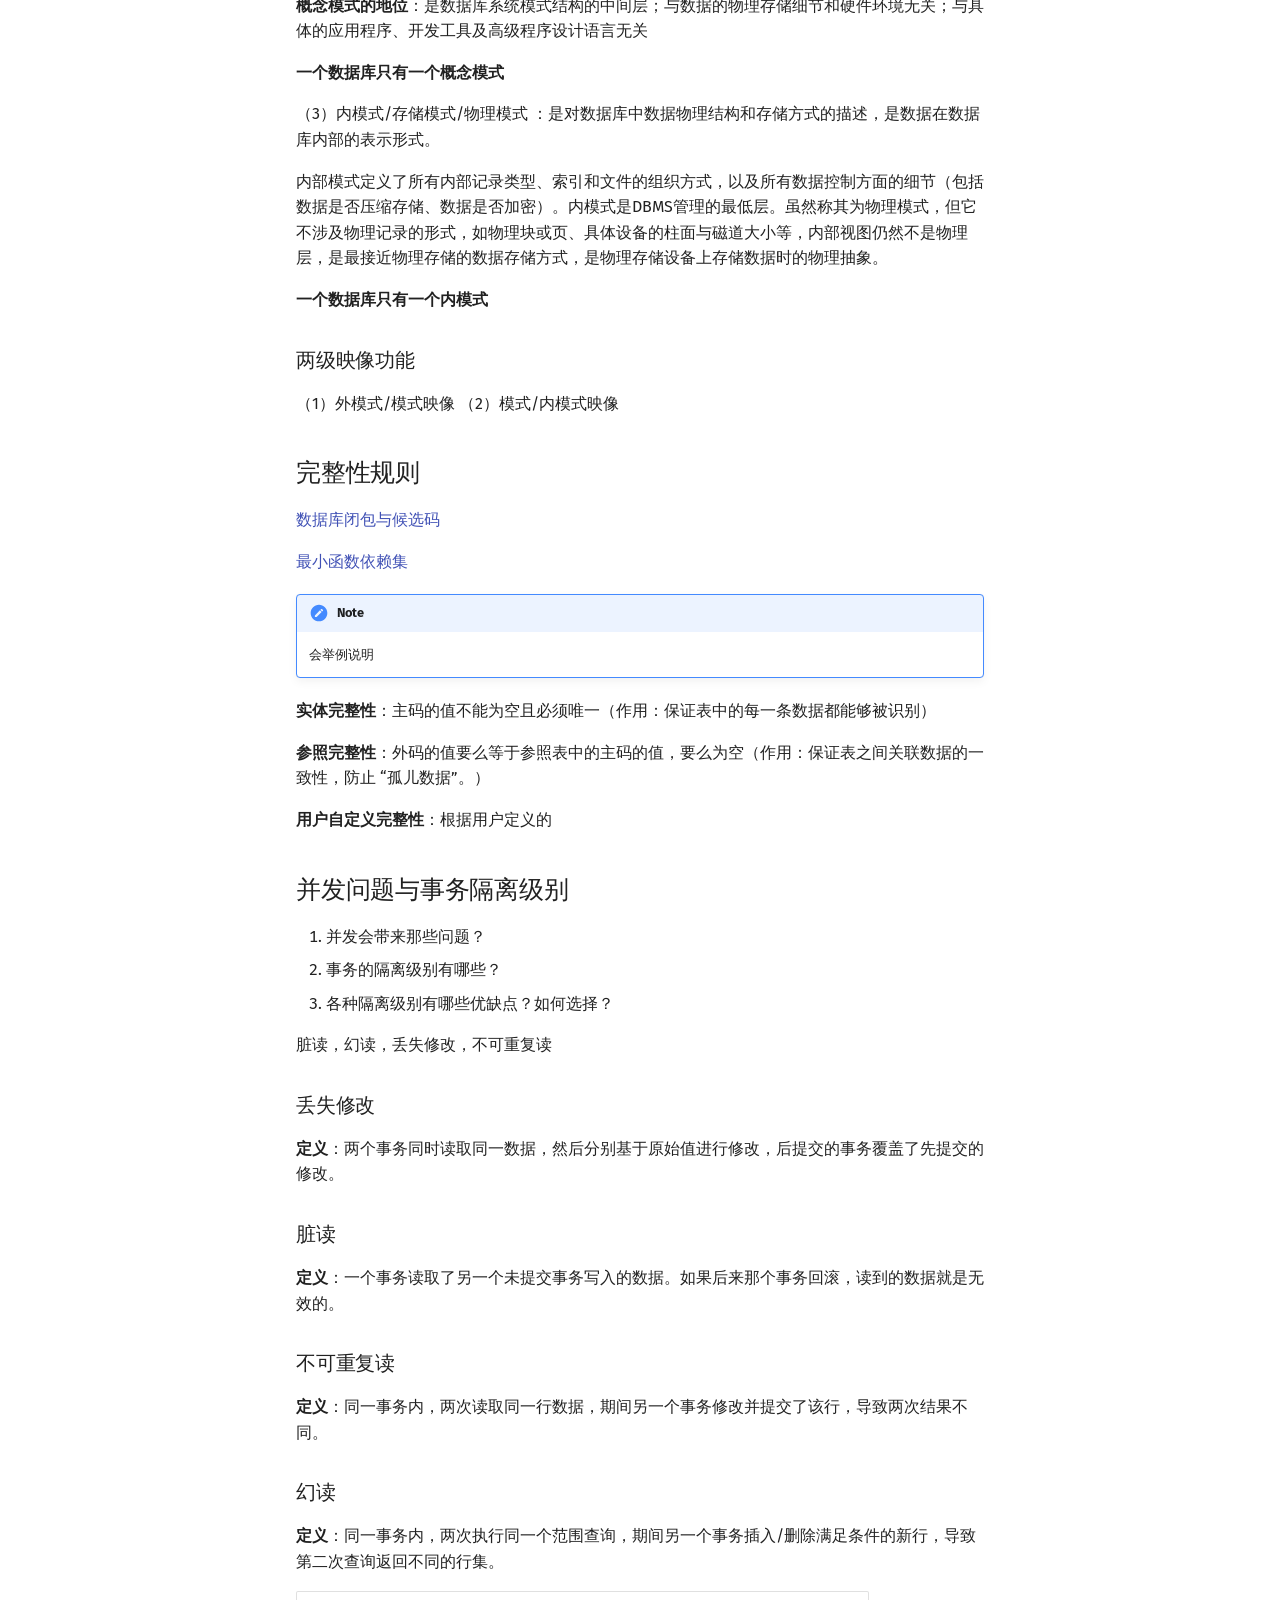
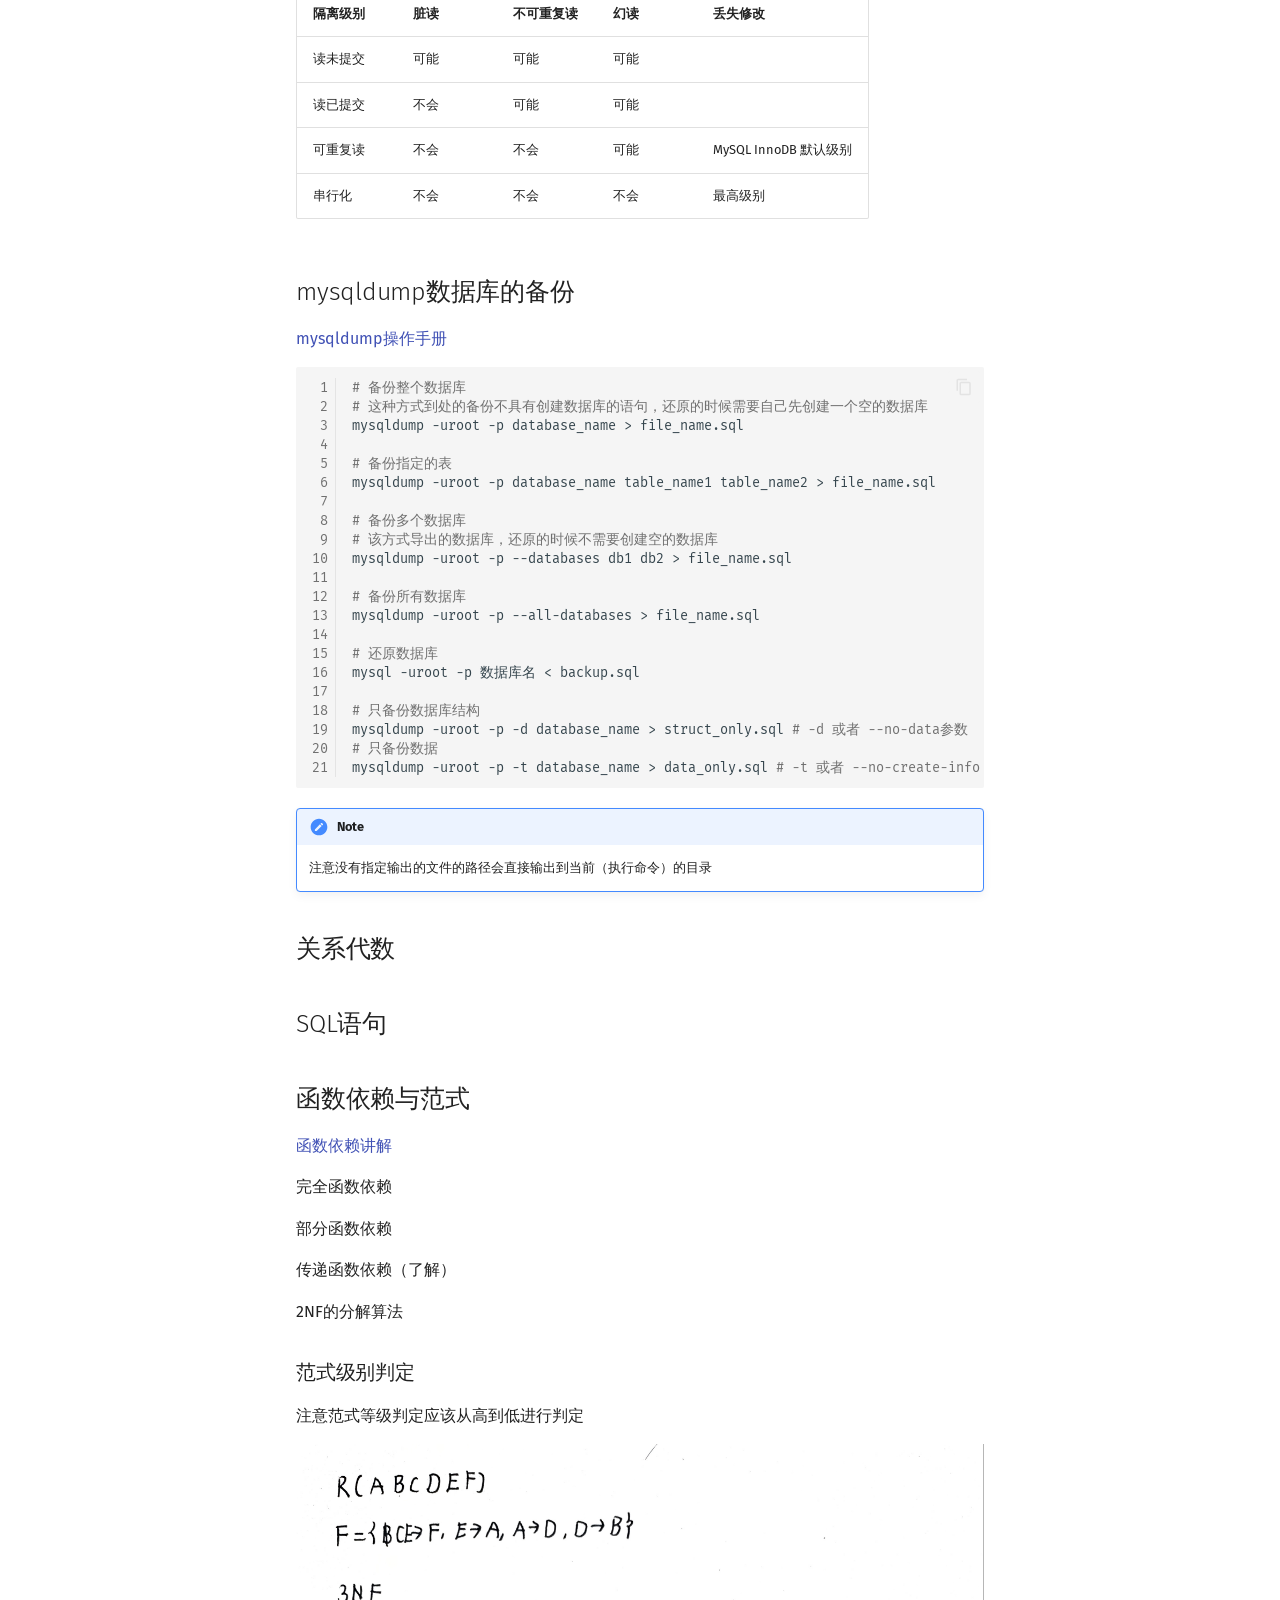
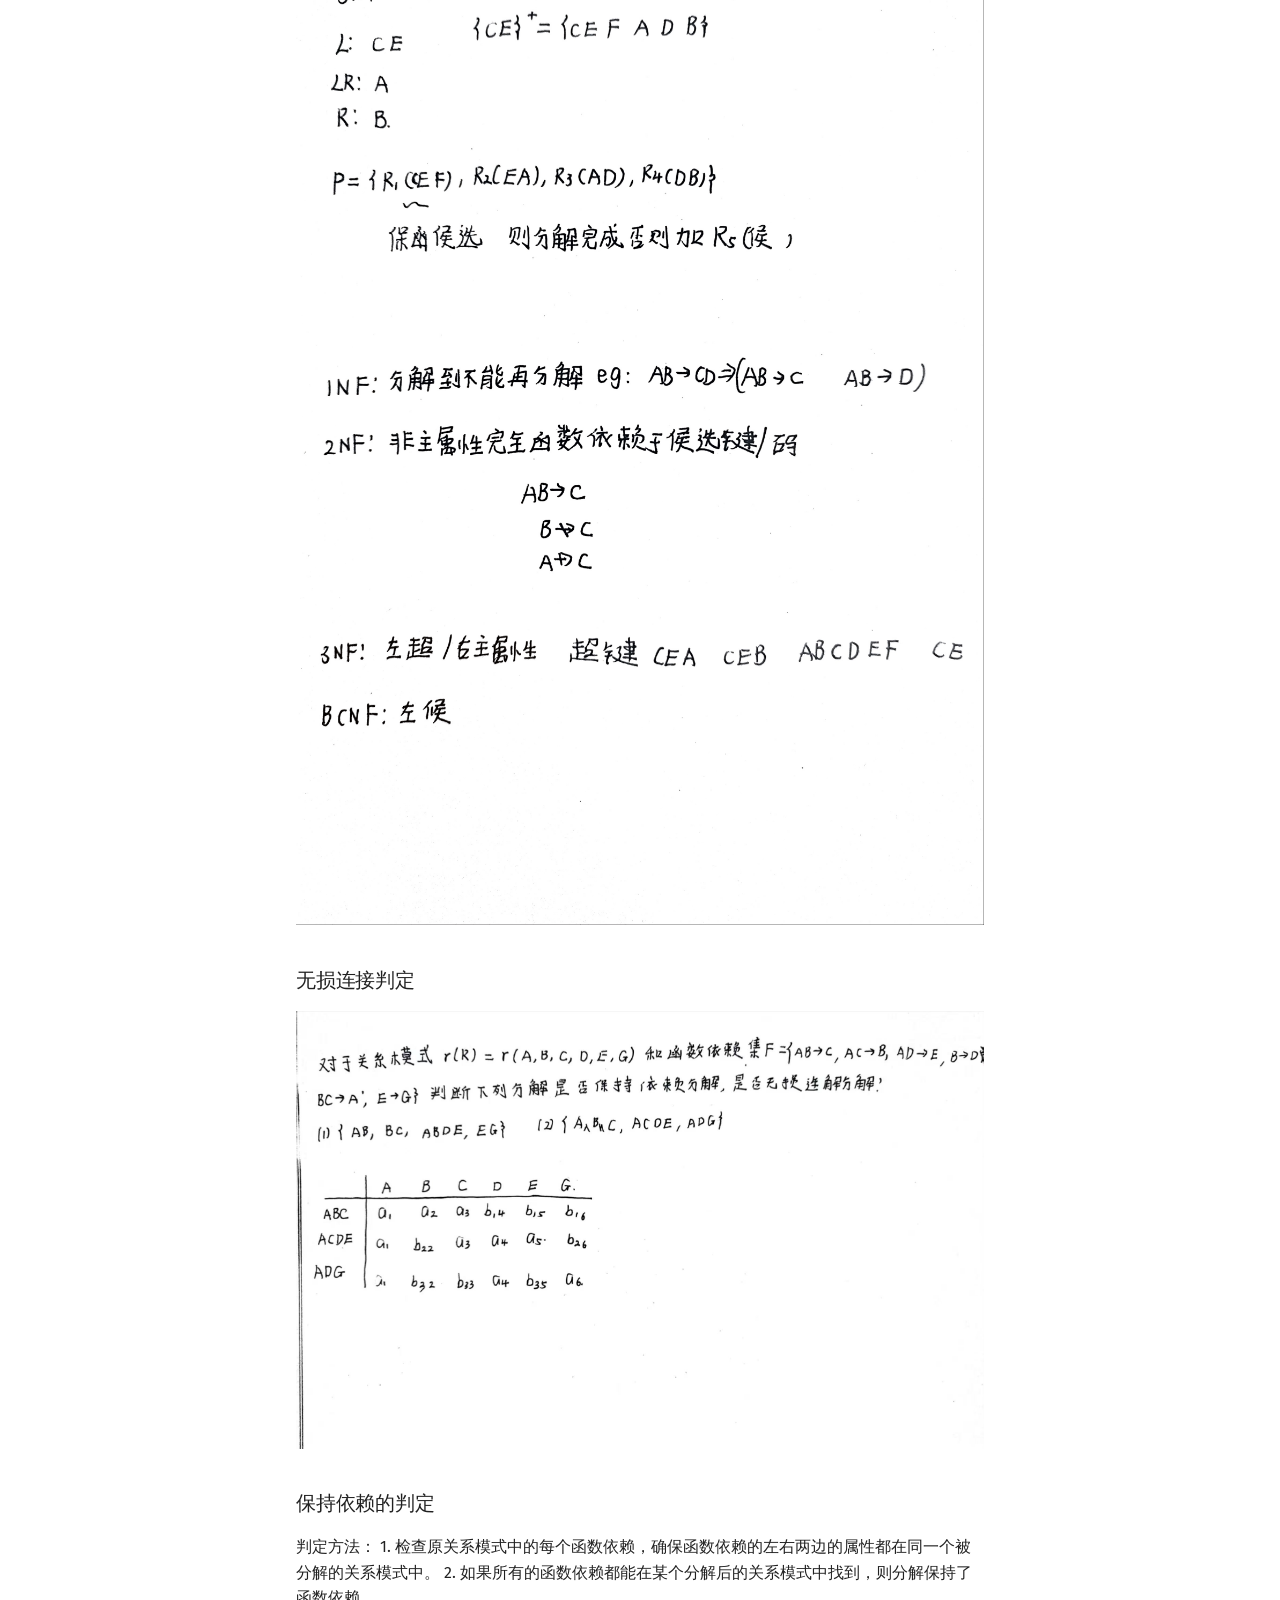
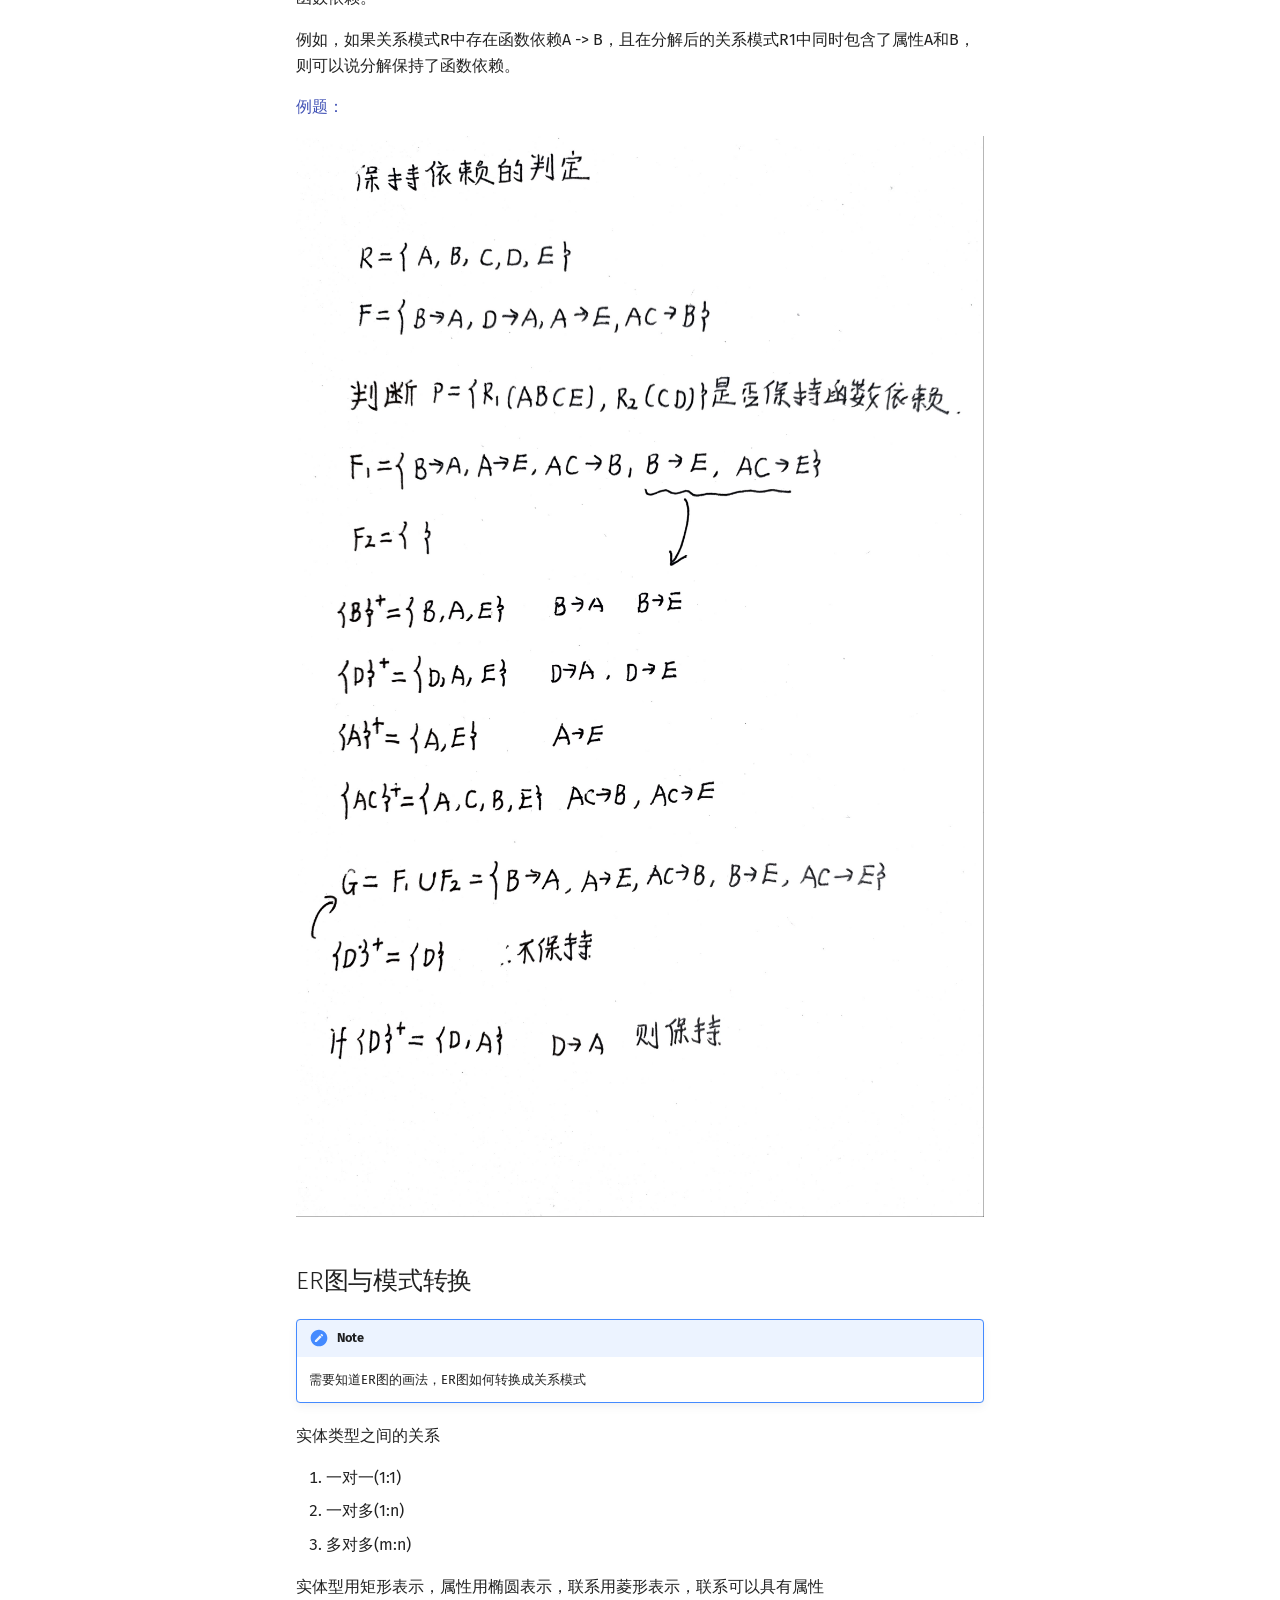
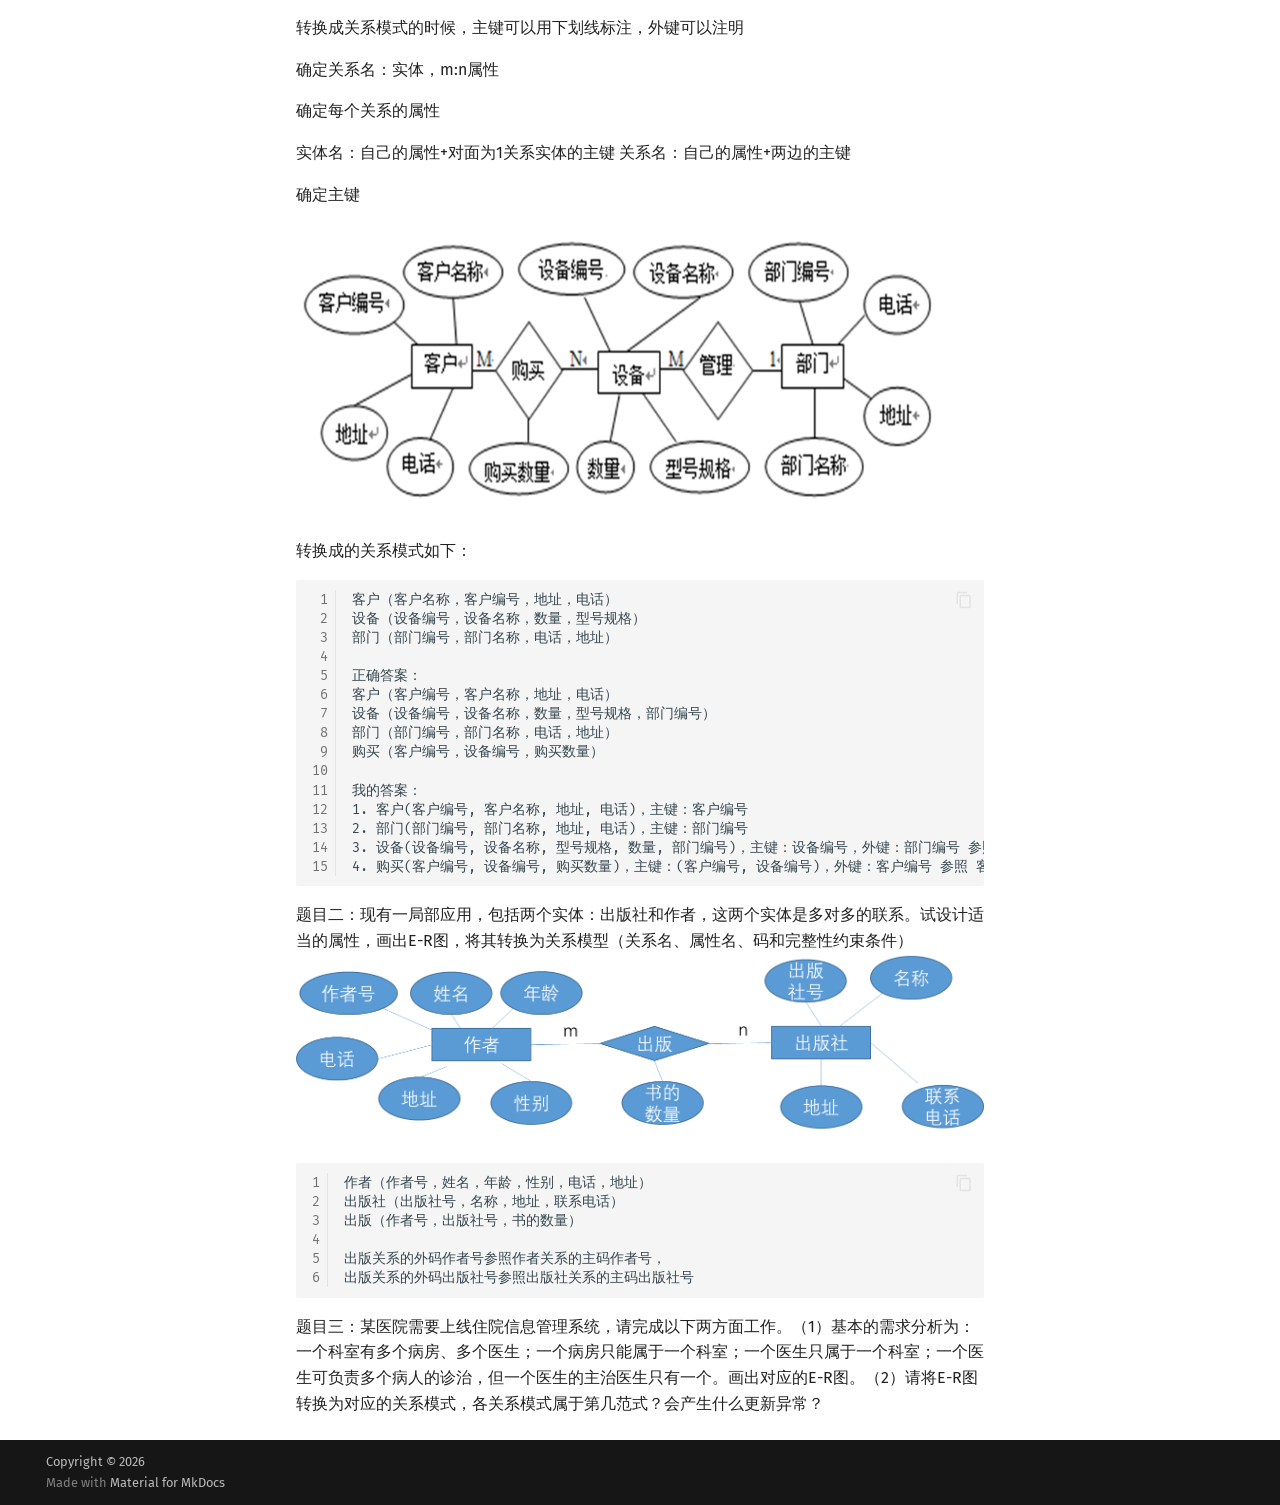
<file: Classes/数据库/index.html>
<!doctype html>
<html lang="zh" class="no-js">
  <head>
    
      <meta charset="utf-8">
      <meta name="viewport" content="width=device-width,initial-scale=1">
      
        <meta name="description" content="个人技术博客">
      
      
      
        <link rel="canonical" href="https://weiy02.github.io/Wei_Blog/Classes/%E6%95%B0%E6%8D%AE%E5%BA%93/">
      
      
        <link rel="prev" href="../../LeetCode/46/">
      
      
        <link rel="next" href="../Java/">
      
      
        
      
      
      <link rel="icon" href="../../favicon.ico">
      <meta name="generator" content="mkdocs-1.6.1, mkdocs-material-9.7.6">
    
    
      
        <title>数据库 - NovaWy</title>
      
    
    
      <link rel="stylesheet" href="../../assets/stylesheets/main.484c7ddc.min.css">
      
        
        <link rel="stylesheet" href="../../assets/stylesheets/palette.ab4e12ef.min.css">
      
      


    
    
      
    
    
      
        
        
        <link rel="preconnect" href="https://fonts.gstatic.com" crossorigin>
        <link rel="stylesheet" href="https://fonts.googleapis.com/css?family=Fira+Sans:300,300i,400,400i,700,700i%7CFira+Mono:400,400i,700,700i&display=fallback">
        <style>:root{--md-text-font:"Fira Sans";--md-code-font:"Fira Mono"}</style>
      
    
    
    <script>__md_scope=new URL("../..",location),__md_hash=e=>[...e].reduce(((e,_)=>(e<<5)-e+_.charCodeAt(0)),0),__md_get=(e,_=localStorage,t=__md_scope)=>JSON.parse(_.getItem(t.pathname+"."+e)),__md_set=(e,_,t=localStorage,a=__md_scope)=>{try{t.setItem(a.pathname+"."+e,JSON.stringify(_))}catch(e){}}</script>
    
      

    
    
  </head>
  
  
    
    
      
    
    
    
    
    <body dir="ltr" data-md-color-scheme="default" data-md-color-primary="white" data-md-color-accent="red">
  
    
    <input class="md-toggle" data-md-toggle="drawer" type="checkbox" id="__drawer" autocomplete="off">
    <input class="md-toggle" data-md-toggle="search" type="checkbox" id="__search" autocomplete="off">
    <label class="md-overlay" for="__drawer"></label>
    <div data-md-component="skip">
      
        
        <a href="#_1" class="md-skip">
          跳转至
        </a>
      
    </div>
    <div data-md-component="announce">
      
    </div>
    
    
      

<header class="md-header" data-md-component="header">
  <nav class="md-header__inner md-grid" aria-label="页眉">
    <a href="../.." title="NovaWy" class="md-header__button md-logo" aria-label="NovaWy" data-md-component="logo">
      
  
  <svg xmlns="http://www.w3.org/2000/svg" viewBox="0 0 24 24"><path d="M12 3 1 9l11 6 9-4.91V17h2V9M5 13.18v4L12 21l7-3.82v-4L12 17z"/></svg>

    </a>
    <label class="md-header__button md-icon" for="__drawer">
      
      <svg xmlns="http://www.w3.org/2000/svg" viewBox="0 0 24 24"><path d="M3 6h18v2H3zm0 5h18v2H3zm0 5h18v2H3z"/></svg>
    </label>
    <div class="md-header__title" data-md-component="header-title">
      <div class="md-header__ellipsis">
        <div class="md-header__topic">
          <span class="md-ellipsis">
            NovaWy
          </span>
        </div>
        <div class="md-header__topic" data-md-component="header-topic">
          <span class="md-ellipsis">
            
              数据库
            
          </span>
        </div>
      </div>
    </div>
    
      
        <form class="md-header__option" data-md-component="palette">
  
    
    
    
    <input class="md-option" data-md-color-media="(prefers-color-scheme: light)" data-md-color-scheme="default" data-md-color-primary="white" data-md-color-accent="red"  aria-label="切换暗色模式"  type="radio" name="__palette" id="__palette_0">
    
      <label class="md-header__button md-icon" title="切换暗色模式" for="__palette_1" hidden>
        <svg xmlns="http://www.w3.org/2000/svg" viewBox="0 0 24 24"><path d="M12 7a5 5 0 0 1 5 5 5 5 0 0 1-5 5 5 5 0 0 1-5-5 5 5 0 0 1 5-5m0 2a3 3 0 0 0-3 3 3 3 0 0 0 3 3 3 3 0 0 0 3-3 3 3 0 0 0-3-3m0-7 2.39 3.42C13.65 5.15 12.84 5 12 5s-1.65.15-2.39.42zM3.34 7l4.16-.35A7.2 7.2 0 0 0 5.94 8.5c-.44.74-.69 1.5-.83 2.29zm.02 10 1.76-3.77a7.131 7.131 0 0 0 2.38 4.14zM20.65 7l-1.77 3.79a7.02 7.02 0 0 0-2.38-4.15zm-.01 10-4.14.36c.59-.51 1.12-1.14 1.54-1.86.42-.73.69-1.5.83-2.29zM12 22l-2.41-3.44c.74.27 1.55.44 2.41.44.82 0 1.63-.17 2.37-.44z"/></svg>
      </label>
    
  
    
    
    
    <input class="md-option" data-md-color-media="(prefers-color-scheme: dark)" data-md-color-scheme="slate" data-md-color-primary="blue" data-md-color-accent="blue"  aria-label="切换亮色模式"  type="radio" name="__palette" id="__palette_1">
    
      <label class="md-header__button md-icon" title="切换亮色模式" for="__palette_0" hidden>
        <svg xmlns="http://www.w3.org/2000/svg" viewBox="0 0 24 24"><path d="m17.75 4.09-2.53 1.94.91 3.06-2.63-1.81-2.63 1.81.91-3.06-2.53-1.94L12.44 4l1.06-3 1.06 3zm3.5 6.91-1.64 1.25.59 1.98-1.7-1.17-1.7 1.17.59-1.98L15.75 11l2.06-.05L18.5 9l.69 1.95zm-2.28 4.95c.83-.08 1.72 1.1 1.19 1.85-.32.45-.66.87-1.08 1.27C15.17 23 8.84 23 4.94 19.07c-3.91-3.9-3.91-10.24 0-14.14.4-.4.82-.76 1.27-1.08.75-.53 1.93.36 1.85 1.19-.27 2.86.69 5.83 2.89 8.02a9.96 9.96 0 0 0 8.02 2.89m-1.64 2.02a12.08 12.08 0 0 1-7.8-3.47c-2.17-2.19-3.33-5-3.49-7.82-2.81 3.14-2.7 7.96.31 10.98 3.02 3.01 7.84 3.12 10.98.31"/></svg>
      </label>
    
  
</form>
      
    
    
      <script>var palette=__md_get("__palette");if(palette&&palette.color){if("(prefers-color-scheme)"===palette.color.media){var media=matchMedia("(prefers-color-scheme: light)"),input=document.querySelector(media.matches?"[data-md-color-media='(prefers-color-scheme: light)']":"[data-md-color-media='(prefers-color-scheme: dark)']");palette.color.media=input.getAttribute("data-md-color-media"),palette.color.scheme=input.getAttribute("data-md-color-scheme"),palette.color.primary=input.getAttribute("data-md-color-primary"),palette.color.accent=input.getAttribute("data-md-color-accent")}for(var[key,value]of Object.entries(palette.color))document.body.setAttribute("data-md-color-"+key,value)}</script>
    
    
    
      
      
        <label class="md-header__button md-icon" for="__search">
          
          <svg xmlns="http://www.w3.org/2000/svg" viewBox="0 0 24 24"><path d="M9.5 3A6.5 6.5 0 0 1 16 9.5c0 1.61-.59 3.09-1.56 4.23l.27.27h.79l5 5-1.5 1.5-5-5v-.79l-.27-.27A6.52 6.52 0 0 1 9.5 16 6.5 6.5 0 0 1 3 9.5 6.5 6.5 0 0 1 9.5 3m0 2C7 5 5 7 5 9.5S7 14 9.5 14 14 12 14 9.5 12 5 9.5 5"/></svg>
        </label>
        <div class="md-search" data-md-component="search" role="dialog">
  <label class="md-search__overlay" for="__search"></label>
  <div class="md-search__inner" role="search">
    <form class="md-search__form" name="search">
      <input type="text" class="md-search__input" name="query" aria-label="搜索" placeholder="搜索" autocapitalize="off" autocorrect="off" autocomplete="off" spellcheck="false" data-md-component="search-query" required>
      <label class="md-search__icon md-icon" for="__search">
        
        <svg xmlns="http://www.w3.org/2000/svg" viewBox="0 0 24 24"><path d="M9.5 3A6.5 6.5 0 0 1 16 9.5c0 1.61-.59 3.09-1.56 4.23l.27.27h.79l5 5-1.5 1.5-5-5v-.79l-.27-.27A6.52 6.52 0 0 1 9.5 16 6.5 6.5 0 0 1 3 9.5 6.5 6.5 0 0 1 9.5 3m0 2C7 5 5 7 5 9.5S7 14 9.5 14 14 12 14 9.5 12 5 9.5 5"/></svg>
        
        <svg xmlns="http://www.w3.org/2000/svg" viewBox="0 0 24 24"><path d="M20 11v2H8l5.5 5.5-1.42 1.42L4.16 12l7.92-7.92L13.5 5.5 8 11z"/></svg>
      </label>
      <nav class="md-search__options" aria-label="查找">
        
        <button type="reset" class="md-search__icon md-icon" title="清空当前内容" aria-label="清空当前内容" tabindex="-1">
          
          <svg xmlns="http://www.w3.org/2000/svg" viewBox="0 0 24 24"><path d="M19 6.41 17.59 5 12 10.59 6.41 5 5 6.41 10.59 12 5 17.59 6.41 19 12 13.41 17.59 19 19 17.59 13.41 12z"/></svg>
        </button>
      </nav>
      
    </form>
    <div class="md-search__output">
      <div class="md-search__scrollwrap" tabindex="0" data-md-scrollfix>
        <div class="md-search-result" data-md-component="search-result">
          <div class="md-search-result__meta">
            正在初始化搜索引擎
          </div>
          <ol class="md-search-result__list" role="presentation"></ol>
        </div>
      </div>
    </div>
  </div>
</div>
      
    
    
  </nav>
  
</header>
    
    <div class="md-container" data-md-component="container">
      
      
        
          
            
<nav class="md-tabs" aria-label="标签" data-md-component="tabs">
  <div class="md-grid">
    <ul class="md-tabs__list">
      
        
  
  
  
  
    <li class="md-tabs__item">
      <a href="../.." class="md-tabs__link">
        
  
  
    
  
  首页

      </a>
    </li>
  

      
        
  
  
  
  
    <li class="md-tabs__item">
      <a href="../../about/" class="md-tabs__link">
        
  
  
    
  
  关于

      </a>
    </li>
  

      
        
  
  
  
  
    <li class="md-tabs__item">
      <a href="../../demo/" class="md-tabs__link">
        
  
  
    
  
  样式演示

      </a>
    </li>
  

      
        
  
  
  
  
    
    
      
  
  
  
  
    
    
      <li class="md-tabs__item">
        <a href="../../AtCoder/AtCoder_Beginner_Contest/abc458/" class="md-tabs__link">
          
  
  
  AtCoder

        </a>
      </li>
    
  

    
  

      
        
  
  
  
  
    
    
      <li class="md-tabs__item">
        <a href="../../LeetCode/11/" class="md-tabs__link">
          
  
  
  LeetCode

        </a>
      </li>
    
  

      
        
  
  
  
    
  
  
    
    
      <li class="md-tabs__item md-tabs__item--active">
        <a href="./" class="md-tabs__link">
          
  
  
  课内课程

        </a>
      </li>
    
  

      
    </ul>
  </div>
</nav>
          
        
      
      <main class="md-main" data-md-component="main">
        <div class="md-main__inner md-grid">
          
            
              
              <div class="md-sidebar md-sidebar--primary" data-md-component="sidebar" data-md-type="navigation" >
                <div class="md-sidebar__scrollwrap">
                  <div class="md-sidebar__inner">
                    


  


<nav class="md-nav md-nav--primary md-nav--lifted" aria-label="导航栏" data-md-level="0">
  <label class="md-nav__title" for="__drawer">
    <a href="../.." title="NovaWy" class="md-nav__button md-logo" aria-label="NovaWy" data-md-component="logo">
      
  
  <svg xmlns="http://www.w3.org/2000/svg" viewBox="0 0 24 24"><path d="M12 3 1 9l11 6 9-4.91V17h2V9M5 13.18v4L12 21l7-3.82v-4L12 17z"/></svg>

    </a>
    NovaWy
  </label>
  
  <ul class="md-nav__list" data-md-scrollfix>
    
      
      
  
  
  
  
    <li class="md-nav__item">
      <a href="../.." class="md-nav__link">
        
  
  
  <span class="md-ellipsis">
    
  
    首页
  

    
  </span>
  
  

      </a>
    </li>
  

    
      
      
  
  
  
  
    <li class="md-nav__item">
      <a href="../../about/" class="md-nav__link">
        
  
  
  <span class="md-ellipsis">
    
  
    关于
  

    
  </span>
  
  

      </a>
    </li>
  

    
      
      
  
  
  
  
    <li class="md-nav__item">
      <a href="../../demo/" class="md-nav__link">
        
  
  
  <span class="md-ellipsis">
    
  
    样式演示
  

    
  </span>
  
  

      </a>
    </li>
  

    
      
      
  
  
  
  
    
    
    
    
      
      
    
    
    <li class="md-nav__item md-nav__item--nested">
      
        
        
        <input class="md-nav__toggle md-toggle " type="checkbox" id="__nav_4" >
        
          
          <label class="md-nav__link" for="__nav_4" id="__nav_4_label" tabindex="0">
            
  
  
  <span class="md-ellipsis">
    
  
    AtCoder
  

    
  </span>
  
  

            <span class="md-nav__icon md-icon"></span>
          </label>
        
        <nav class="md-nav" data-md-level="1" aria-labelledby="__nav_4_label" aria-expanded="false">
          <label class="md-nav__title" for="__nav_4">
            <span class="md-nav__icon md-icon"></span>
            
  
    AtCoder
  

          </label>
          <ul class="md-nav__list" data-md-scrollfix>
            
              
                
  
  
  
  
    
    
    
    
      
      
    
    
    <li class="md-nav__item md-nav__item--nested">
      
        
        
        <input class="md-nav__toggle md-toggle " type="checkbox" id="__nav_4_1" >
        
          
          <label class="md-nav__link" for="__nav_4_1" id="__nav_4_1_label" tabindex="0">
            
  
  
  <span class="md-ellipsis">
    
  
    Beginner Contest
  

    
  </span>
  
  

            <span class="md-nav__icon md-icon"></span>
          </label>
        
        <nav class="md-nav" data-md-level="2" aria-labelledby="__nav_4_1_label" aria-expanded="false">
          <label class="md-nav__title" for="__nav_4_1">
            <span class="md-nav__icon md-icon"></span>
            
  
    Beginner Contest
  

          </label>
          <ul class="md-nav__list" data-md-scrollfix>
            
              
                
  
  
  
  
    <li class="md-nav__item">
      <a href="../../AtCoder/AtCoder_Beginner_Contest/abc458/" class="md-nav__link">
        
  
  
  <span class="md-ellipsis">
    
  
    abc458
  

    
  </span>
  
  

      </a>
    </li>
  

              
            
              
                
  
  
  
  
    <li class="md-nav__item">
      <a href="../../AtCoder/AtCoder_Beginner_Contest/abc461/" class="md-nav__link">
        
  
  
  <span class="md-ellipsis">
    
  
    abc461
  

    
  </span>
  
  

      </a>
    </li>
  

              
            
          </ul>
        </nav>
      
    </li>
  

              
            
          </ul>
        </nav>
      
    </li>
  

    
      
      
  
  
  
  
    
    
    
    
      
      
    
    
    <li class="md-nav__item md-nav__item--nested">
      
        
        
        <input class="md-nav__toggle md-toggle " type="checkbox" id="__nav_5" >
        
          
          <label class="md-nav__link" for="__nav_5" id="__nav_5_label" tabindex="0">
            
  
  
  <span class="md-ellipsis">
    
  
    LeetCode
  

    
  </span>
  
  

            <span class="md-nav__icon md-icon"></span>
          </label>
        
        <nav class="md-nav" data-md-level="1" aria-labelledby="__nav_5_label" aria-expanded="false">
          <label class="md-nav__title" for="__nav_5">
            <span class="md-nav__icon md-icon"></span>
            
  
    LeetCode
  

          </label>
          <ul class="md-nav__list" data-md-scrollfix>
            
              
                
  
  
  
  
    <li class="md-nav__item">
      <a href="../../LeetCode/11/" class="md-nav__link">
        
  
  
  <span class="md-ellipsis">
    
  
    第11题
  

    
  </span>
  
  

      </a>
    </li>
  

              
            
              
                
  
  
  
  
    <li class="md-nav__item">
      <a href="../../LeetCode/46/" class="md-nav__link">
        
  
  
  <span class="md-ellipsis">
    
  
    第46题
  

    
  </span>
  
  

      </a>
    </li>
  

              
            
          </ul>
        </nav>
      
    </li>
  

    
      
      
  
  
    
  
  
  
    
    
    
    
      
        
        
      
      
    
    
    <li class="md-nav__item md-nav__item--active md-nav__item--section md-nav__item--nested">
      
        
        
        <input class="md-nav__toggle md-toggle " type="checkbox" id="__nav_6" checked>
        
          
          <label class="md-nav__link" for="__nav_6" id="__nav_6_label" tabindex="">
            
  
  
  <span class="md-ellipsis">
    
  
    课内课程
  

    
  </span>
  
  

            <span class="md-nav__icon md-icon"></span>
          </label>
        
        <nav class="md-nav" data-md-level="1" aria-labelledby="__nav_6_label" aria-expanded="true">
          <label class="md-nav__title" for="__nav_6">
            <span class="md-nav__icon md-icon"></span>
            
  
    课内课程
  

          </label>
          <ul class="md-nav__list" data-md-scrollfix>
            
              
                
  
  
    
  
  
  
    <li class="md-nav__item md-nav__item--active">
      
      <input class="md-nav__toggle md-toggle" type="checkbox" id="__toc">
      
      
      
        <label class="md-nav__link md-nav__link--active" for="__toc">
          
  
  
  <span class="md-ellipsis">
    
  
    数据库
  

    
  </span>
  
  

          <span class="md-nav__icon md-icon"></span>
        </label>
      
      <a href="./" class="md-nav__link md-nav__link--active">
        
  
  
  <span class="md-ellipsis">
    
  
    数据库
  

    
  </span>
  
  

      </a>
      
        

<nav class="md-nav md-nav--secondary" aria-label="目录">
  
  
  
  
    <label class="md-nav__title" for="__toc">
      <span class="md-nav__icon md-icon"></span>
      目录
    </label>
    <ul class="md-nav__list" data-md-component="toc" data-md-scrollfix>
      
        <li class="md-nav__item">
  <a href="#_1" class="md-nav__link">
    <span class="md-ellipsis">
      
        数据库的内部结构
      
    </span>
  </a>
  
    <nav class="md-nav" aria-label="数据库的内部结构">
      <ul class="md-nav__list">
        
          <li class="md-nav__item">
  <a href="#_2" class="md-nav__link">
    <span class="md-ellipsis">
      
        三级模式结构
      
    </span>
  </a>
  
</li>
        
          <li class="md-nav__item">
  <a href="#_3" class="md-nav__link">
    <span class="md-ellipsis">
      
        两级映像功能
      
    </span>
  </a>
  
</li>
        
      </ul>
    </nav>
  
</li>
      
        <li class="md-nav__item">
  <a href="#_4" class="md-nav__link">
    <span class="md-ellipsis">
      
        完整性规则
      
    </span>
  </a>
  
</li>
      
        <li class="md-nav__item">
  <a href="#_5" class="md-nav__link">
    <span class="md-ellipsis">
      
        并发问题与事务隔离级别
      
    </span>
  </a>
  
    <nav class="md-nav" aria-label="并发问题与事务隔离级别">
      <ul class="md-nav__list">
        
          <li class="md-nav__item">
  <a href="#_6" class="md-nav__link">
    <span class="md-ellipsis">
      
        丢失修改
      
    </span>
  </a>
  
</li>
        
          <li class="md-nav__item">
  <a href="#_7" class="md-nav__link">
    <span class="md-ellipsis">
      
        脏读
      
    </span>
  </a>
  
</li>
        
          <li class="md-nav__item">
  <a href="#_8" class="md-nav__link">
    <span class="md-ellipsis">
      
        不可重复读
      
    </span>
  </a>
  
</li>
        
          <li class="md-nav__item">
  <a href="#_9" class="md-nav__link">
    <span class="md-ellipsis">
      
        幻读
      
    </span>
  </a>
  
</li>
        
      </ul>
    </nav>
  
</li>
      
        <li class="md-nav__item">
  <a href="#mysqldump" class="md-nav__link">
    <span class="md-ellipsis">
      
        mysqldump数据库的备份
      
    </span>
  </a>
  
</li>
      
        <li class="md-nav__item">
  <a href="#_10" class="md-nav__link">
    <span class="md-ellipsis">
      
        关系代数
      
    </span>
  </a>
  
</li>
      
        <li class="md-nav__item">
  <a href="#sql" class="md-nav__link">
    <span class="md-ellipsis">
      
        SQL语句
      
    </span>
  </a>
  
</li>
      
        <li class="md-nav__item">
  <a href="#_11" class="md-nav__link">
    <span class="md-ellipsis">
      
        函数依赖与范式
      
    </span>
  </a>
  
    <nav class="md-nav" aria-label="函数依赖与范式">
      <ul class="md-nav__list">
        
          <li class="md-nav__item">
  <a href="#_12" class="md-nav__link">
    <span class="md-ellipsis">
      
        范式级别判定
      
    </span>
  </a>
  
</li>
        
          <li class="md-nav__item">
  <a href="#_13" class="md-nav__link">
    <span class="md-ellipsis">
      
        无损连接判定
      
    </span>
  </a>
  
</li>
        
          <li class="md-nav__item">
  <a href="#_14" class="md-nav__link">
    <span class="md-ellipsis">
      
        保持依赖的判定
      
    </span>
  </a>
  
</li>
        
      </ul>
    </nav>
  
</li>
      
        <li class="md-nav__item">
  <a href="#er" class="md-nav__link">
    <span class="md-ellipsis">
      
        ER图与模式转换
      
    </span>
  </a>
  
</li>
      
    </ul>
  
</nav>
      
    </li>
  

              
            
              
                
  
  
  
  
    <li class="md-nav__item">
      <a href="../Java/" class="md-nav__link">
        
  
  
  <span class="md-ellipsis">
    
  
    Java
  

    
  </span>
  
  

      </a>
    </li>
  

              
            
          </ul>
        </nav>
      
    </li>
  

    
  </ul>
</nav>
                  </div>
                </div>
              </div>
            
            
              
              <div class="md-sidebar md-sidebar--secondary" data-md-component="sidebar" data-md-type="toc" >
                <div class="md-sidebar__scrollwrap">
                  <div class="md-sidebar__inner">
                    

<nav class="md-nav md-nav--secondary" aria-label="目录">
  
  
  
  
    <label class="md-nav__title" for="__toc">
      <span class="md-nav__icon md-icon"></span>
      目录
    </label>
    <ul class="md-nav__list" data-md-component="toc" data-md-scrollfix>
      
        <li class="md-nav__item">
  <a href="#_1" class="md-nav__link">
    <span class="md-ellipsis">
      
        数据库的内部结构
      
    </span>
  </a>
  
    <nav class="md-nav" aria-label="数据库的内部结构">
      <ul class="md-nav__list">
        
          <li class="md-nav__item">
  <a href="#_2" class="md-nav__link">
    <span class="md-ellipsis">
      
        三级模式结构
      
    </span>
  </a>
  
</li>
        
          <li class="md-nav__item">
  <a href="#_3" class="md-nav__link">
    <span class="md-ellipsis">
      
        两级映像功能
      
    </span>
  </a>
  
</li>
        
      </ul>
    </nav>
  
</li>
      
        <li class="md-nav__item">
  <a href="#_4" class="md-nav__link">
    <span class="md-ellipsis">
      
        完整性规则
      
    </span>
  </a>
  
</li>
      
        <li class="md-nav__item">
  <a href="#_5" class="md-nav__link">
    <span class="md-ellipsis">
      
        并发问题与事务隔离级别
      
    </span>
  </a>
  
    <nav class="md-nav" aria-label="并发问题与事务隔离级别">
      <ul class="md-nav__list">
        
          <li class="md-nav__item">
  <a href="#_6" class="md-nav__link">
    <span class="md-ellipsis">
      
        丢失修改
      
    </span>
  </a>
  
</li>
        
          <li class="md-nav__item">
  <a href="#_7" class="md-nav__link">
    <span class="md-ellipsis">
      
        脏读
      
    </span>
  </a>
  
</li>
        
          <li class="md-nav__item">
  <a href="#_8" class="md-nav__link">
    <span class="md-ellipsis">
      
        不可重复读
      
    </span>
  </a>
  
</li>
        
          <li class="md-nav__item">
  <a href="#_9" class="md-nav__link">
    <span class="md-ellipsis">
      
        幻读
      
    </span>
  </a>
  
</li>
        
      </ul>
    </nav>
  
</li>
      
        <li class="md-nav__item">
  <a href="#mysqldump" class="md-nav__link">
    <span class="md-ellipsis">
      
        mysqldump数据库的备份
      
    </span>
  </a>
  
</li>
      
        <li class="md-nav__item">
  <a href="#_10" class="md-nav__link">
    <span class="md-ellipsis">
      
        关系代数
      
    </span>
  </a>
  
</li>
      
        <li class="md-nav__item">
  <a href="#sql" class="md-nav__link">
    <span class="md-ellipsis">
      
        SQL语句
      
    </span>
  </a>
  
</li>
      
        <li class="md-nav__item">
  <a href="#_11" class="md-nav__link">
    <span class="md-ellipsis">
      
        函数依赖与范式
      
    </span>
  </a>
  
    <nav class="md-nav" aria-label="函数依赖与范式">
      <ul class="md-nav__list">
        
          <li class="md-nav__item">
  <a href="#_12" class="md-nav__link">
    <span class="md-ellipsis">
      
        范式级别判定
      
    </span>
  </a>
  
</li>
        
          <li class="md-nav__item">
  <a href="#_13" class="md-nav__link">
    <span class="md-ellipsis">
      
        无损连接判定
      
    </span>
  </a>
  
</li>
        
          <li class="md-nav__item">
  <a href="#_14" class="md-nav__link">
    <span class="md-ellipsis">
      
        保持依赖的判定
      
    </span>
  </a>
  
</li>
        
      </ul>
    </nav>
  
</li>
      
        <li class="md-nav__item">
  <a href="#er" class="md-nav__link">
    <span class="md-ellipsis">
      
        ER图与模式转换
      
    </span>
  </a>
  
</li>
      
    </ul>
  
</nav>
                  </div>
                </div>
              </div>
            
          
          
            <div class="md-content" data-md-component="content">
              
              <article class="md-content__inner md-typeset">
                
                  



  <h1>数据库</h1>

<p><img alt="群公告" src="../../images/Classes/%E6%95%B0%E6%8D%AE%E5%BA%93/%E7%BE%A4%E5%85%AC%E5%91%8A.jpg" title="复习重点" /></p>
<h2 id="_1">数据库的内部结构<a class="headerlink" href="#_1" title="Permanent link"></a></h2>
<p><a href="https://blog.csdn.net/qq_42192693/article/details/109552053">原文链接</a></p>
<h3 id="_2">三级模式结构<a class="headerlink" href="#_2" title="Permanent link"></a></h3>
<p>（1）外模式/子模式/用户模式 ： 是用户观念下局部数据结构的逻辑描述，是数据库用户（包括应用程序员和最终用户）能够看见和使用的局部数据的逻辑结构和特征的描述。</p>
<p><strong>一个数据库可以有多个外模式</strong></p>
<p>（2）概念模式/模式 ：是对数据库全局逻辑结构的描述，<strong>是数据库所有用户的公共数据视图</strong>。模式的描述：①所有实体、实体的属性和实体间的联系。②数据的约束。③数据的语义信息。④安全性和完整性信息。</p>
<p><strong>概念模式的地位</strong>：是数据库系统模式结构的中间层；与数据的物理存储细节和硬件环境无关；与具体的应用程序、开发工具及高级程序设计语言无关</p>
<p><strong>一个数据库只有一个概念模式</strong></p>
<p>（3）内模式/存储模式/物理模式 ：是对数据库中数据物理结构和存储方式的描述，是数据在数据库内部的表示形式。</p>
<p>内部模式定义了所有内部记录类型、索引和文件的组织方式，以及所有数据控制方面的细节（包括数据是否压缩存储、数据是否加密）。内模式是DBMS管理的最低层。虽然称其为物理模式，但它不涉及物理记录的形式，如物理块或页、具体设备的柱面与磁道大小等，内部视图仍然不是物理层，是最接近物理存储的数据存储方式，是物理存储设备上存储数据时的物理抽象。</p>
<p><strong>一个数据库只有一个内模式</strong></p>
<h3 id="_3">两级映像功能<a class="headerlink" href="#_3" title="Permanent link"></a></h3>
<p>（1）外模式/模式映像
（2）模式/内模式映像</p>
<h2 id="_4">完整性规则<a class="headerlink" href="#_4" title="Permanent link"></a></h2>
<p><a href="https://www.cnblogs.com/gulvzhe/archive/2013/05/24/3096913.html">数据库闭包与候选码</a></p>
<p><a href="https://blog.csdn.net/ysy1119/article/details/134481132">最小函数依赖集</a></p>
<div class="admonition note">
<p class="admonition-title">Note</p>
<p>会举例说明</p>
</div>
<p><strong>实体完整性</strong>：主码的值不能为空且必须唯一（作用：保证表中的每一条数据都能够被识别）</p>
<p><strong>参照完整性</strong>：外码的值要么等于参照表中的主码的值，要么为空（作用：保证表之间关联数据的一致性，防止 “孤儿数据”。）</p>
<p><strong>用户自定义完整性</strong>：根据用户定义的</p>
<h2 id="_5">并发问题与事务隔离级别<a class="headerlink" href="#_5" title="Permanent link"></a></h2>
<ol>
<li>并发会带来那些问题？</li>
<li>事务的隔离级别有哪些？</li>
<li>各种隔离级别有哪些优缺点？如何选择？</li>
</ol>
<p>脏读，幻读，丢失修改，不可重复读</p>
<h3 id="_6">丢失修改<a class="headerlink" href="#_6" title="Permanent link"></a></h3>
<p><strong>定义</strong>：两个事务同时读取同一数据，然后分别基于原始值进行修改，后提交的事务覆盖了先提交的修改。</p>
<h3 id="_7">脏读<a class="headerlink" href="#_7" title="Permanent link"></a></h3>
<p><strong>定义</strong>：一个事务读取了另一个未提交事务写入的数据。如果后来那个事务回滚，读到的数据就是无效的。</p>
<h3 id="_8">不可重复读<a class="headerlink" href="#_8" title="Permanent link"></a></h3>
<p><strong>定义</strong>：同一事务内，两次读取同一行数据，期间另一个事务修改并提交了该行，导致两次结果不同。</p>
<h3 id="_9">幻读<a class="headerlink" href="#_9" title="Permanent link"></a></h3>
<p><strong>定义</strong>：同一事务内，两次执行同一个范围查询，期间另一个事务插入/删除满足条件的新行，导致第二次查询返回不同的行集。</p>
<table>
<thead>
<tr>
<th>隔离级别</th>
<th>脏读</th>
<th>不可重复读</th>
<th>幻读</th>
<th>丢失修改</th>
</tr>
</thead>
<tbody>
<tr>
<td>读未提交</td>
<td>可能</td>
<td>可能</td>
<td>可能</td>
<td></td>
</tr>
<tr>
<td>读已提交</td>
<td>不会</td>
<td>可能</td>
<td>可能</td>
<td></td>
</tr>
<tr>
<td>可重复读</td>
<td>不会</td>
<td>不会</td>
<td>可能</td>
<td>MySQL InnoDB 默认级别</td>
</tr>
<tr>
<td>串行化</td>
<td>不会</td>
<td>不会</td>
<td>不会</td>
<td>最高级别</td>
</tr>
</tbody>
</table>
<h2 id="mysqldump">mysqldump数据库的备份<a class="headerlink" href="#mysqldump" title="Permanent link"></a></h2>
<p><a href="[mysqldump 操作手册mysqldump 命令使用文档 1. 命令概述 mysqldump 是 MySQL 官方提 - 掘金](https://juejin.cn/post/7553582001426530331)">mysqldump操作手册</a></p>
<div class="highlight"><table class="highlighttable"><tr><td class="linenos"><div class="linenodiv"><pre><span></span><span class="normal"> 1</span>
<span class="normal"> 2</span>
<span class="normal"> 3</span>
<span class="normal"> 4</span>
<span class="normal"> 5</span>
<span class="normal"> 6</span>
<span class="normal"> 7</span>
<span class="normal"> 8</span>
<span class="normal"> 9</span>
<span class="normal">10</span>
<span class="normal">11</span>
<span class="normal">12</span>
<span class="normal">13</span>
<span class="normal">14</span>
<span class="normal">15</span>
<span class="normal">16</span>
<span class="normal">17</span>
<span class="normal">18</span>
<span class="normal">19</span>
<span class="normal">20</span>
<span class="normal">21</span></pre></div></td><td class="code"><div><pre><span></span><code><span class="c1"># 备份整个数据库</span>
<span class="c1"># 这种方式到处的备份不具有创建数据库的语句，还原的时候需要自己先创建一个空的数据库</span>
mysqldump<span class="w"> </span>-uroot<span class="w"> </span>-p<span class="w"> </span>database_name<span class="w"> </span>&gt;<span class="w"> </span>file_name.sql

<span class="c1"># 备份指定的表</span>
mysqldump<span class="w"> </span>-uroot<span class="w"> </span>-p<span class="w"> </span>database_name<span class="w"> </span>table_name1<span class="w"> </span>table_name2<span class="w"> </span>&gt;<span class="w"> </span>file_name.sql

<span class="c1"># 备份多个数据库</span>
<span class="c1"># 该方式导出的数据库，还原的时候不需要创建空的数据库</span>
mysqldump<span class="w"> </span>-uroot<span class="w"> </span>-p<span class="w"> </span>--databases<span class="w"> </span>db1<span class="w"> </span>db2<span class="w"> </span>&gt;<span class="w"> </span>file_name.sql

<span class="c1"># 备份所有数据库</span>
mysqldump<span class="w"> </span>-uroot<span class="w"> </span>-p<span class="w"> </span>--all-databases<span class="w"> </span>&gt;<span class="w"> </span>file_name.sql

<span class="c1"># 还原数据库</span>
mysql<span class="w"> </span>-uroot<span class="w"> </span>-p<span class="w"> </span>数据库名<span class="w"> </span>&lt;<span class="w"> </span>backup.sql

<span class="c1"># 只备份数据库结构</span>
mysqldump<span class="w"> </span>-uroot<span class="w"> </span>-p<span class="w"> </span>-d<span class="w"> </span>database_name<span class="w"> </span>&gt;<span class="w"> </span>struct_only.sql<span class="w"> </span><span class="c1"># -d 或者 --no-data参数</span>
<span class="c1"># 只备份数据</span>
mysqldump<span class="w"> </span>-uroot<span class="w"> </span>-p<span class="w"> </span>-t<span class="w"> </span>database_name<span class="w"> </span>&gt;<span class="w"> </span>data_only.sql<span class="w"> </span><span class="c1"># -t 或者 --no-create-info</span>
</code></pre></div></td></tr></table></div>
<div class="admonition note">
<p class="admonition-title">Note</p>
<p>注意没有指定输出的文件的路径会直接输出到当前（执行命令）的目录</p>
</div>
<h2 id="_10">关系代数<a class="headerlink" href="#_10" title="Permanent link"></a></h2>
<h2 id="sql">SQL语句<a class="headerlink" href="#sql" title="Permanent link"></a></h2>
<h2 id="_11">函数依赖与范式<a class="headerlink" href="#_11" title="Permanent link"></a></h2>
<p><a href="https://blog.csdn.net/Jeremy_Tsang/article/details/108949656">函数依赖讲解</a></p>
<p>完全函数依赖</p>
<p>部分函数依赖</p>
<p>传递函数依赖（了解）</p>
<p>2NF的分解算法</p>
<h3 id="_12">范式级别判定<a class="headerlink" href="#_12" title="Permanent link"></a></h3>
<p>注意范式等级判定应该从高到低进行判定</p>
<p><img alt="例题" src="../../images/Classes/%E6%95%B0%E6%8D%AE%E5%BA%93/%E8%8C%83%E5%BC%8F%E7%AD%89%E7%BA%A7%E5%88%A4%E5%AE%9A.jpg" title="例题" /></p>
<h3 id="_13">无损连接判定<a class="headerlink" href="#_13" title="Permanent link"></a></h3>
<p><img alt="例题" src="../../images/Classes/%E6%95%B0%E6%8D%AE%E5%BA%93/p2.jpg" title="例题" /></p>
<h3 id="_14">保持依赖的判定<a class="headerlink" href="#_14" title="Permanent link"></a></h3>
<p>判定方法：
1. 检查原关系模式中的每个函数依赖，确保函数依赖的左右两边的属性都在同一个被分解的关系模式中。
2. 如果所有的函数依赖都能在某个分解后的关系模式中找到，则分解保持了函数依赖。</p>
<p>例如，如果关系模式R中存在函数依赖A -&gt; B，且在分解后的关系模式R1中同时包含了属性A和B，则可以说分解保持了函数依赖。</p>
<p><a href="https://www.bilibili.com/video/BV1Vj411u7cS/?spm_id_from=333.337.search-card.all.click&amp;vd_source=d54d05755e9a6b6ed65719abeda95702">例题：</a></p>
<p><img alt="例题" src="../../images/Classes/%E6%95%B0%E6%8D%AE%E5%BA%93/%E4%BF%9D%E6%8C%81%E4%BE%9D%E8%B5%96%E7%9A%84%E5%88%A4%E5%AE%9A.jpg" title="例题" /></p>
<h2 id="er">ER图与模式转换<a class="headerlink" href="#er" title="Permanent link"></a></h2>
<div class="admonition note">
<p class="admonition-title">Note</p>
<p>需要知道ER图的画法，ER图如何转换成关系模式</p>
</div>
<p>实体类型之间的关系</p>
<ol>
<li>一对一(1:1)</li>
<li>一对多(1:n)</li>
<li>多对多(m:n)</li>
</ol>
<p>实体型用矩形表示，属性用椭圆表示，联系用菱形表示，联系可以具有属性</p>
<p>转换成关系模式的时候，主键可以用下划线标注，外键可以注明</p>
<p>确定关系名：实体，m:n属性</p>
<p>确定每个关系的属性</p>
<p>实体名：自己的属性+对面为1关系实体的主键
关系名：自己的属性+两边的主键</p>
<p>确定主键</p>
<p><img alt="示例" src="../../images/Classes/%E6%95%B0%E6%8D%AE%E5%BA%93/origin.png" title="示例" /></p>
<p>转换成的关系模式如下：</p>
<div class="highlight"><table class="highlighttable"><tr><td class="linenos"><div class="linenodiv"><pre><span></span><span class="normal"> 1</span>
<span class="normal"> 2</span>
<span class="normal"> 3</span>
<span class="normal"> 4</span>
<span class="normal"> 5</span>
<span class="normal"> 6</span>
<span class="normal"> 7</span>
<span class="normal"> 8</span>
<span class="normal"> 9</span>
<span class="normal">10</span>
<span class="normal">11</span>
<span class="normal">12</span>
<span class="normal">13</span>
<span class="normal">14</span>
<span class="normal">15</span></pre></div></td><td class="code"><div><pre><span></span><code>客户（客户名称，客户编号，地址，电话）
设备（设备编号，设备名称，数量，型号规格）
部门（部门编号，部门名称，电话，地址）

正确答案：
客户（客户编号，客户名称，地址，电话）
设备（设备编号，设备名称，数量，型号规格，部门编号）
部门（部门编号，部门名称，电话，地址）
购买（客户编号，设备编号，购买数量）

我的答案：
1. 客户(客户编号, 客户名称, 地址, 电话)，主键：客户编号
2. 部门(部门编号, 部门名称, 地址, 电话)，主键：部门编号
3. 设备(设备编号, 设备名称, 型号规格, 数量, 部门编号)，主键：设备编号，外键：部门编号 参照 部门(部门编号)
4. 购买(客户编号, 设备编号, 购买数量)，主键：(客户编号, 设备编号)，外键：客户编号 参照 客户(客户编号)，设备编号 参照 设备(设备编号)
</code></pre></div></td></tr></table></div>
<p>题目二：现有一局部应用，包括两个实体：出版社和作者，这两个实体是多对多的联系。试设计适当的属性，画出E-R图，将其转换为关系模型（关系名、属性名、码和完整性约束条件）
<img alt="题目二" src="../../images/Classes/%E6%95%B0%E6%8D%AE%E5%BA%93/origin2.png" title="题目二" /></p>
<div class="highlight"><table class="highlighttable"><tr><td class="linenos"><div class="linenodiv"><pre><span></span><span class="normal">1</span>
<span class="normal">2</span>
<span class="normal">3</span>
<span class="normal">4</span>
<span class="normal">5</span>
<span class="normal">6</span></pre></div></td><td class="code"><div><pre><span></span><code>作者（作者号，姓名，年龄，性别，电话，地址）
出版社（出版社号，名称，地址，联系电话）
出版（作者号，出版社号，书的数量）

出版关系的外码作者号参照作者关系的主码作者号，
出版关系的外码出版社号参照出版社关系的主码出版社号
</code></pre></div></td></tr></table></div>
<p>题目三：某医院需要上线住院信息管理系统，请完成以下两方面工作。（1）基本的需求分析为：一个科室有多个病房、多个医生；一个病房只能属于一个科室；一个医生只属于一个科室；一个医生可负责多个病人的诊治，但一个医生的主治医生只有一个。画出对应的E-R图。（2）请将E-R图转换为对应的关系模式，各关系模式属于第几范式？会产生什么更新异常？</p>







  
  






                
              </article>
            </div>
          
          
<script>var target=document.getElementById(location.hash.slice(1));target&&target.name&&(target.checked=target.name.startsWith("__tabbed_"))</script>
        </div>
        
      </main>
      
        <footer class="md-footer">
  
  <div class="md-footer-meta md-typeset">
    <div class="md-footer-meta__inner md-grid">
      <div class="md-copyright">
  
    <div class="md-copyright__highlight">
      Copyright &copy; 2026
    </div>
  
  
    Made with
    <a href="https://squidfunk.github.io/mkdocs-material/" target="_blank" rel="noopener">
      Material for MkDocs
    </a>
  
</div>
      
    </div>
  </div>
</footer>
      
    </div>
    <div class="md-dialog" data-md-component="dialog">
      <div class="md-dialog__inner md-typeset"></div>
    </div>
    
    
    
      
      
      <script id="__config" type="application/json">{"annotate": null, "base": "../..", "features": ["navigation.tabs", "navigation.instant", "content.code.copy"], "search": "../../assets/javascripts/workers/search.2c215733.min.js", "tags": null, "translations": {"clipboard.copied": "\u5df2\u590d\u5236", "clipboard.copy": "\u590d\u5236", "search.result.more.one": "\u5728\u8be5\u9875\u4e0a\u8fd8\u6709 1 \u4e2a\u7b26\u5408\u6761\u4ef6\u7684\u7ed3\u679c", "search.result.more.other": "\u5728\u8be5\u9875\u4e0a\u8fd8\u6709 # \u4e2a\u7b26\u5408\u6761\u4ef6\u7684\u7ed3\u679c", "search.result.none": "\u6ca1\u6709\u627e\u5230\u7b26\u5408\u6761\u4ef6\u7684\u7ed3\u679c", "search.result.one": "\u627e\u5230 1 \u4e2a\u7b26\u5408\u6761\u4ef6\u7684\u7ed3\u679c", "search.result.other": "# \u4e2a\u7b26\u5408\u6761\u4ef6\u7684\u7ed3\u679c", "search.result.placeholder": "\u952e\u5165\u4ee5\u5f00\u59cb\u641c\u7d22", "search.result.term.missing": "\u7f3a\u5c11", "select.version": "\u9009\u62e9\u5f53\u524d\u7248\u672c"}, "version": null}</script>
    
    
      <script src="../../assets/javascripts/bundle.79ae519e.min.js"></script>
      
    
  </body>
</html>
</file>
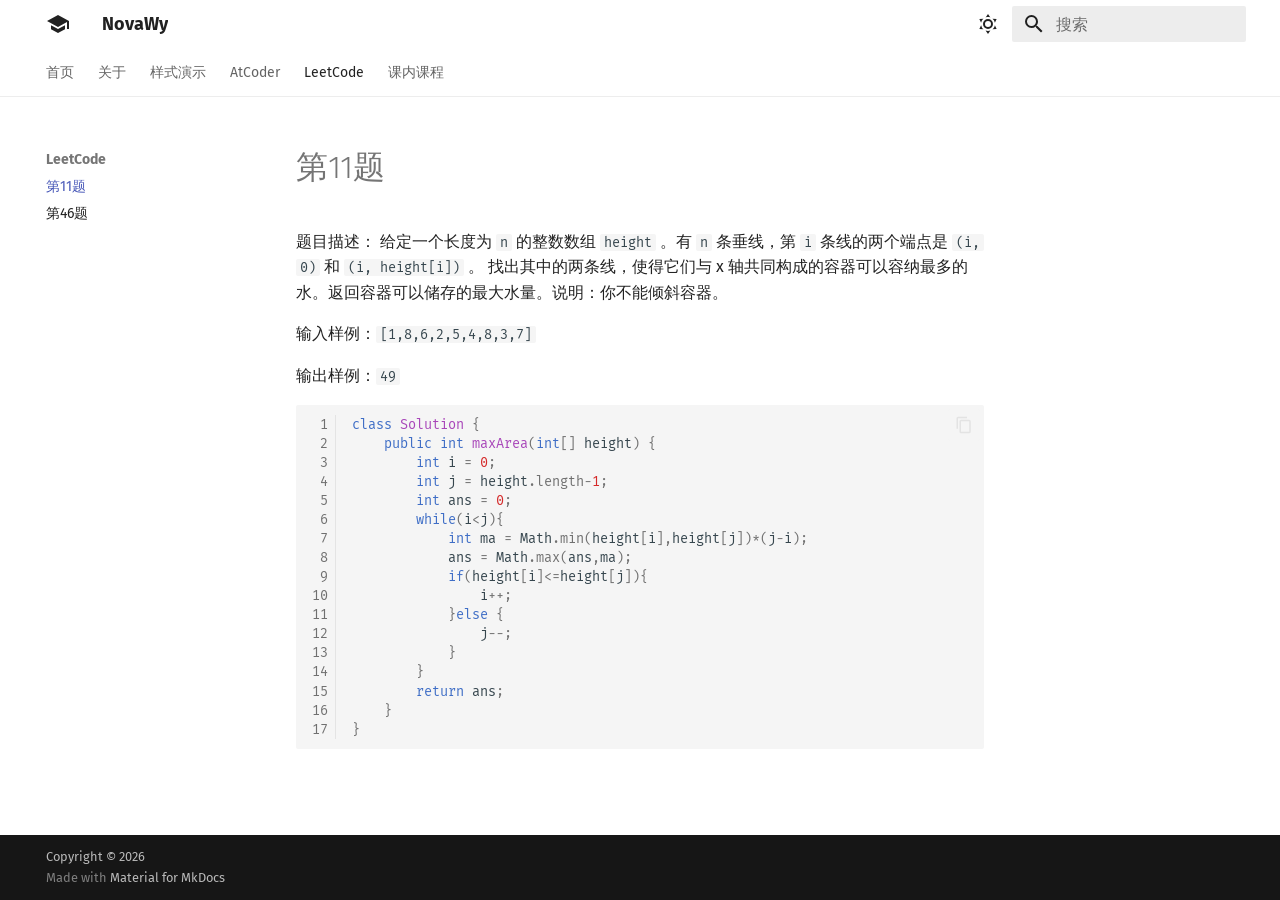
<file: LeetCode/11/index.html>
<!doctype html>
<html lang="zh" class="no-js">
  <head>
    
      <meta charset="utf-8">
      <meta name="viewport" content="width=device-width,initial-scale=1">
      
        <meta name="description" content="个人技术博客">
      
      
      
        <link rel="canonical" href="https://weiy02.github.io/Wei_Blog/LeetCode/11/">
      
      
        <link rel="prev" href="../../AtCoder/AtCoder_Beginner_Contest/abc461/">
      
      
        <link rel="next" href="../46/">
      
      
        
      
      
      <link rel="icon" href="../../favicon.ico">
      <meta name="generator" content="mkdocs-1.6.1, mkdocs-material-9.7.6">
    
    
      
        <title>11.盛水最多的容器 - NovaWy</title>
      
    
    
      <link rel="stylesheet" href="../../assets/stylesheets/main.484c7ddc.min.css">
      
        
        <link rel="stylesheet" href="../../assets/stylesheets/palette.ab4e12ef.min.css">
      
      


    
    
      
    
    
      
        
        
        <link rel="preconnect" href="https://fonts.gstatic.com" crossorigin>
        <link rel="stylesheet" href="https://fonts.googleapis.com/css?family=Fira+Sans:300,300i,400,400i,700,700i%7CFira+Mono:400,400i,700,700i&display=fallback">
        <style>:root{--md-text-font:"Fira Sans";--md-code-font:"Fira Mono"}</style>
      
    
    
    <script>__md_scope=new URL("../..",location),__md_hash=e=>[...e].reduce(((e,_)=>(e<<5)-e+_.charCodeAt(0)),0),__md_get=(e,_=localStorage,t=__md_scope)=>JSON.parse(_.getItem(t.pathname+"."+e)),__md_set=(e,_,t=localStorage,a=__md_scope)=>{try{t.setItem(a.pathname+"."+e,JSON.stringify(_))}catch(e){}}</script>
    
      

    
    
  </head>
  
  
    
    
      
    
    
    
    
    <body dir="ltr" data-md-color-scheme="default" data-md-color-primary="white" data-md-color-accent="red">
  
    
    <input class="md-toggle" data-md-toggle="drawer" type="checkbox" id="__drawer" autocomplete="off">
    <input class="md-toggle" data-md-toggle="search" type="checkbox" id="__search" autocomplete="off">
    <label class="md-overlay" for="__drawer"></label>
    <div data-md-component="skip">
      
    </div>
    <div data-md-component="announce">
      
    </div>
    
    
      

<header class="md-header" data-md-component="header">
  <nav class="md-header__inner md-grid" aria-label="页眉">
    <a href="../.." title="NovaWy" class="md-header__button md-logo" aria-label="NovaWy" data-md-component="logo">
      
  
  <svg xmlns="http://www.w3.org/2000/svg" viewBox="0 0 24 24"><path d="M12 3 1 9l11 6 9-4.91V17h2V9M5 13.18v4L12 21l7-3.82v-4L12 17z"/></svg>

    </a>
    <label class="md-header__button md-icon" for="__drawer">
      
      <svg xmlns="http://www.w3.org/2000/svg" viewBox="0 0 24 24"><path d="M3 6h18v2H3zm0 5h18v2H3zm0 5h18v2H3z"/></svg>
    </label>
    <div class="md-header__title" data-md-component="header-title">
      <div class="md-header__ellipsis">
        <div class="md-header__topic">
          <span class="md-ellipsis">
            NovaWy
          </span>
        </div>
        <div class="md-header__topic" data-md-component="header-topic">
          <span class="md-ellipsis">
            
              11.盛水最多的容器
            
          </span>
        </div>
      </div>
    </div>
    
      
        <form class="md-header__option" data-md-component="palette">
  
    
    
    
    <input class="md-option" data-md-color-media="(prefers-color-scheme: light)" data-md-color-scheme="default" data-md-color-primary="white" data-md-color-accent="red"  aria-label="切换暗色模式"  type="radio" name="__palette" id="__palette_0">
    
      <label class="md-header__button md-icon" title="切换暗色模式" for="__palette_1" hidden>
        <svg xmlns="http://www.w3.org/2000/svg" viewBox="0 0 24 24"><path d="M12 7a5 5 0 0 1 5 5 5 5 0 0 1-5 5 5 5 0 0 1-5-5 5 5 0 0 1 5-5m0 2a3 3 0 0 0-3 3 3 3 0 0 0 3 3 3 3 0 0 0 3-3 3 3 0 0 0-3-3m0-7 2.39 3.42C13.65 5.15 12.84 5 12 5s-1.65.15-2.39.42zM3.34 7l4.16-.35A7.2 7.2 0 0 0 5.94 8.5c-.44.74-.69 1.5-.83 2.29zm.02 10 1.76-3.77a7.131 7.131 0 0 0 2.38 4.14zM20.65 7l-1.77 3.79a7.02 7.02 0 0 0-2.38-4.15zm-.01 10-4.14.36c.59-.51 1.12-1.14 1.54-1.86.42-.73.69-1.5.83-2.29zM12 22l-2.41-3.44c.74.27 1.55.44 2.41.44.82 0 1.63-.17 2.37-.44z"/></svg>
      </label>
    
  
    
    
    
    <input class="md-option" data-md-color-media="(prefers-color-scheme: dark)" data-md-color-scheme="slate" data-md-color-primary="blue" data-md-color-accent="blue"  aria-label="切换亮色模式"  type="radio" name="__palette" id="__palette_1">
    
      <label class="md-header__button md-icon" title="切换亮色模式" for="__palette_0" hidden>
        <svg xmlns="http://www.w3.org/2000/svg" viewBox="0 0 24 24"><path d="m17.75 4.09-2.53 1.94.91 3.06-2.63-1.81-2.63 1.81.91-3.06-2.53-1.94L12.44 4l1.06-3 1.06 3zm3.5 6.91-1.64 1.25.59 1.98-1.7-1.17-1.7 1.17.59-1.98L15.75 11l2.06-.05L18.5 9l.69 1.95zm-2.28 4.95c.83-.08 1.72 1.1 1.19 1.85-.32.45-.66.87-1.08 1.27C15.17 23 8.84 23 4.94 19.07c-3.91-3.9-3.91-10.24 0-14.14.4-.4.82-.76 1.27-1.08.75-.53 1.93.36 1.85 1.19-.27 2.86.69 5.83 2.89 8.02a9.96 9.96 0 0 0 8.02 2.89m-1.64 2.02a12.08 12.08 0 0 1-7.8-3.47c-2.17-2.19-3.33-5-3.49-7.82-2.81 3.14-2.7 7.96.31 10.98 3.02 3.01 7.84 3.12 10.98.31"/></svg>
      </label>
    
  
</form>
      
    
    
      <script>var palette=__md_get("__palette");if(palette&&palette.color){if("(prefers-color-scheme)"===palette.color.media){var media=matchMedia("(prefers-color-scheme: light)"),input=document.querySelector(media.matches?"[data-md-color-media='(prefers-color-scheme: light)']":"[data-md-color-media='(prefers-color-scheme: dark)']");palette.color.media=input.getAttribute("data-md-color-media"),palette.color.scheme=input.getAttribute("data-md-color-scheme"),palette.color.primary=input.getAttribute("data-md-color-primary"),palette.color.accent=input.getAttribute("data-md-color-accent")}for(var[key,value]of Object.entries(palette.color))document.body.setAttribute("data-md-color-"+key,value)}</script>
    
    
    
      
      
        <label class="md-header__button md-icon" for="__search">
          
          <svg xmlns="http://www.w3.org/2000/svg" viewBox="0 0 24 24"><path d="M9.5 3A6.5 6.5 0 0 1 16 9.5c0 1.61-.59 3.09-1.56 4.23l.27.27h.79l5 5-1.5 1.5-5-5v-.79l-.27-.27A6.52 6.52 0 0 1 9.5 16 6.5 6.5 0 0 1 3 9.5 6.5 6.5 0 0 1 9.5 3m0 2C7 5 5 7 5 9.5S7 14 9.5 14 14 12 14 9.5 12 5 9.5 5"/></svg>
        </label>
        <div class="md-search" data-md-component="search" role="dialog">
  <label class="md-search__overlay" for="__search"></label>
  <div class="md-search__inner" role="search">
    <form class="md-search__form" name="search">
      <input type="text" class="md-search__input" name="query" aria-label="搜索" placeholder="搜索" autocapitalize="off" autocorrect="off" autocomplete="off" spellcheck="false" data-md-component="search-query" required>
      <label class="md-search__icon md-icon" for="__search">
        
        <svg xmlns="http://www.w3.org/2000/svg" viewBox="0 0 24 24"><path d="M9.5 3A6.5 6.5 0 0 1 16 9.5c0 1.61-.59 3.09-1.56 4.23l.27.27h.79l5 5-1.5 1.5-5-5v-.79l-.27-.27A6.52 6.52 0 0 1 9.5 16 6.5 6.5 0 0 1 3 9.5 6.5 6.5 0 0 1 9.5 3m0 2C7 5 5 7 5 9.5S7 14 9.5 14 14 12 14 9.5 12 5 9.5 5"/></svg>
        
        <svg xmlns="http://www.w3.org/2000/svg" viewBox="0 0 24 24"><path d="M20 11v2H8l5.5 5.5-1.42 1.42L4.16 12l7.92-7.92L13.5 5.5 8 11z"/></svg>
      </label>
      <nav class="md-search__options" aria-label="查找">
        
        <button type="reset" class="md-search__icon md-icon" title="清空当前内容" aria-label="清空当前内容" tabindex="-1">
          
          <svg xmlns="http://www.w3.org/2000/svg" viewBox="0 0 24 24"><path d="M19 6.41 17.59 5 12 10.59 6.41 5 5 6.41 10.59 12 5 17.59 6.41 19 12 13.41 17.59 19 19 17.59 13.41 12z"/></svg>
        </button>
      </nav>
      
    </form>
    <div class="md-search__output">
      <div class="md-search__scrollwrap" tabindex="0" data-md-scrollfix>
        <div class="md-search-result" data-md-component="search-result">
          <div class="md-search-result__meta">
            正在初始化搜索引擎
          </div>
          <ol class="md-search-result__list" role="presentation"></ol>
        </div>
      </div>
    </div>
  </div>
</div>
      
    
    
  </nav>
  
</header>
    
    <div class="md-container" data-md-component="container">
      
      
        
          
            
<nav class="md-tabs" aria-label="标签" data-md-component="tabs">
  <div class="md-grid">
    <ul class="md-tabs__list">
      
        
  
  
  
  
    <li class="md-tabs__item">
      <a href="../.." class="md-tabs__link">
        
  
  
    
  
  首页

      </a>
    </li>
  

      
        
  
  
  
  
    <li class="md-tabs__item">
      <a href="../../about/" class="md-tabs__link">
        
  
  
    
  
  关于

      </a>
    </li>
  

      
        
  
  
  
  
    <li class="md-tabs__item">
      <a href="../../demo/" class="md-tabs__link">
        
  
  
    
  
  样式演示

      </a>
    </li>
  

      
        
  
  
  
  
    
    
      
  
  
  
  
    
    
      <li class="md-tabs__item">
        <a href="../../AtCoder/AtCoder_Beginner_Contest/abc458/" class="md-tabs__link">
          
  
  
  AtCoder

        </a>
      </li>
    
  

    
  

      
        
  
  
  
    
  
  
    
    
      <li class="md-tabs__item md-tabs__item--active">
        <a href="./" class="md-tabs__link">
          
  
  
  LeetCode

        </a>
      </li>
    
  

      
        
  
  
  
  
    
    
      <li class="md-tabs__item">
        <a href="../../Classes/%E6%95%B0%E6%8D%AE%E5%BA%93/" class="md-tabs__link">
          
  
  
  课内课程

        </a>
      </li>
    
  

      
    </ul>
  </div>
</nav>
          
        
      
      <main class="md-main" data-md-component="main">
        <div class="md-main__inner md-grid">
          
            
              
              <div class="md-sidebar md-sidebar--primary" data-md-component="sidebar" data-md-type="navigation" >
                <div class="md-sidebar__scrollwrap">
                  <div class="md-sidebar__inner">
                    


  


<nav class="md-nav md-nav--primary md-nav--lifted" aria-label="导航栏" data-md-level="0">
  <label class="md-nav__title" for="__drawer">
    <a href="../.." title="NovaWy" class="md-nav__button md-logo" aria-label="NovaWy" data-md-component="logo">
      
  
  <svg xmlns="http://www.w3.org/2000/svg" viewBox="0 0 24 24"><path d="M12 3 1 9l11 6 9-4.91V17h2V9M5 13.18v4L12 21l7-3.82v-4L12 17z"/></svg>

    </a>
    NovaWy
  </label>
  
  <ul class="md-nav__list" data-md-scrollfix>
    
      
      
  
  
  
  
    <li class="md-nav__item">
      <a href="../.." class="md-nav__link">
        
  
  
  <span class="md-ellipsis">
    
  
    首页
  

    
  </span>
  
  

      </a>
    </li>
  

    
      
      
  
  
  
  
    <li class="md-nav__item">
      <a href="../../about/" class="md-nav__link">
        
  
  
  <span class="md-ellipsis">
    
  
    关于
  

    
  </span>
  
  

      </a>
    </li>
  

    
      
      
  
  
  
  
    <li class="md-nav__item">
      <a href="../../demo/" class="md-nav__link">
        
  
  
  <span class="md-ellipsis">
    
  
    样式演示
  

    
  </span>
  
  

      </a>
    </li>
  

    
      
      
  
  
  
  
    
    
    
    
      
      
    
    
    <li class="md-nav__item md-nav__item--nested">
      
        
        
        <input class="md-nav__toggle md-toggle " type="checkbox" id="__nav_4" >
        
          
          <label class="md-nav__link" for="__nav_4" id="__nav_4_label" tabindex="0">
            
  
  
  <span class="md-ellipsis">
    
  
    AtCoder
  

    
  </span>
  
  

            <span class="md-nav__icon md-icon"></span>
          </label>
        
        <nav class="md-nav" data-md-level="1" aria-labelledby="__nav_4_label" aria-expanded="false">
          <label class="md-nav__title" for="__nav_4">
            <span class="md-nav__icon md-icon"></span>
            
  
    AtCoder
  

          </label>
          <ul class="md-nav__list" data-md-scrollfix>
            
              
                
  
  
  
  
    
    
    
    
      
      
    
    
    <li class="md-nav__item md-nav__item--nested">
      
        
        
        <input class="md-nav__toggle md-toggle " type="checkbox" id="__nav_4_1" >
        
          
          <label class="md-nav__link" for="__nav_4_1" id="__nav_4_1_label" tabindex="0">
            
  
  
  <span class="md-ellipsis">
    
  
    Beginner Contest
  

    
  </span>
  
  

            <span class="md-nav__icon md-icon"></span>
          </label>
        
        <nav class="md-nav" data-md-level="2" aria-labelledby="__nav_4_1_label" aria-expanded="false">
          <label class="md-nav__title" for="__nav_4_1">
            <span class="md-nav__icon md-icon"></span>
            
  
    Beginner Contest
  

          </label>
          <ul class="md-nav__list" data-md-scrollfix>
            
              
                
  
  
  
  
    <li class="md-nav__item">
      <a href="../../AtCoder/AtCoder_Beginner_Contest/abc458/" class="md-nav__link">
        
  
  
  <span class="md-ellipsis">
    
  
    abc458
  

    
  </span>
  
  

      </a>
    </li>
  

              
            
              
                
  
  
  
  
    <li class="md-nav__item">
      <a href="../../AtCoder/AtCoder_Beginner_Contest/abc461/" class="md-nav__link">
        
  
  
  <span class="md-ellipsis">
    
  
    abc461
  

    
  </span>
  
  

      </a>
    </li>
  

              
            
          </ul>
        </nav>
      
    </li>
  

              
            
          </ul>
        </nav>
      
    </li>
  

    
      
      
  
  
    
  
  
  
    
    
    
    
      
        
        
      
      
    
    
    <li class="md-nav__item md-nav__item--active md-nav__item--section md-nav__item--nested">
      
        
        
        <input class="md-nav__toggle md-toggle " type="checkbox" id="__nav_5" checked>
        
          
          <label class="md-nav__link" for="__nav_5" id="__nav_5_label" tabindex="">
            
  
  
  <span class="md-ellipsis">
    
  
    LeetCode
  

    
  </span>
  
  

            <span class="md-nav__icon md-icon"></span>
          </label>
        
        <nav class="md-nav" data-md-level="1" aria-labelledby="__nav_5_label" aria-expanded="true">
          <label class="md-nav__title" for="__nav_5">
            <span class="md-nav__icon md-icon"></span>
            
  
    LeetCode
  

          </label>
          <ul class="md-nav__list" data-md-scrollfix>
            
              
                
  
  
    
  
  
  
    <li class="md-nav__item md-nav__item--active">
      
      <input class="md-nav__toggle md-toggle" type="checkbox" id="__toc">
      
      
      
      <a href="./" class="md-nav__link md-nav__link--active">
        
  
  
  <span class="md-ellipsis">
    
  
    第11题
  

    
  </span>
  
  

      </a>
      
    </li>
  

              
            
              
                
  
  
  
  
    <li class="md-nav__item">
      <a href="../46/" class="md-nav__link">
        
  
  
  <span class="md-ellipsis">
    
  
    第46题
  

    
  </span>
  
  

      </a>
    </li>
  

              
            
          </ul>
        </nav>
      
    </li>
  

    
      
      
  
  
  
  
    
    
    
    
      
      
    
    
    <li class="md-nav__item md-nav__item--nested">
      
        
        
        <input class="md-nav__toggle md-toggle " type="checkbox" id="__nav_6" >
        
          
          <label class="md-nav__link" for="__nav_6" id="__nav_6_label" tabindex="0">
            
  
  
  <span class="md-ellipsis">
    
  
    课内课程
  

    
  </span>
  
  

            <span class="md-nav__icon md-icon"></span>
          </label>
        
        <nav class="md-nav" data-md-level="1" aria-labelledby="__nav_6_label" aria-expanded="false">
          <label class="md-nav__title" for="__nav_6">
            <span class="md-nav__icon md-icon"></span>
            
  
    课内课程
  

          </label>
          <ul class="md-nav__list" data-md-scrollfix>
            
              
                
  
  
  
  
    <li class="md-nav__item">
      <a href="../../Classes/%E6%95%B0%E6%8D%AE%E5%BA%93/" class="md-nav__link">
        
  
  
  <span class="md-ellipsis">
    
  
    数据库
  

    
  </span>
  
  

      </a>
    </li>
  

              
            
              
                
  
  
  
  
    <li class="md-nav__item">
      <a href="../../Classes/Java/" class="md-nav__link">
        
  
  
  <span class="md-ellipsis">
    
  
    Java
  

    
  </span>
  
  

      </a>
    </li>
  

              
            
          </ul>
        </nav>
      
    </li>
  

    
  </ul>
</nav>
                  </div>
                </div>
              </div>
            
            
              
              <div class="md-sidebar md-sidebar--secondary" data-md-component="sidebar" data-md-type="toc" >
                <div class="md-sidebar__scrollwrap">
                  <div class="md-sidebar__inner">
                    

<nav class="md-nav md-nav--secondary" aria-label="目录">
  
  
  
  
</nav>
                  </div>
                </div>
              </div>
            
          
          
            <div class="md-content" data-md-component="content">
              
              <article class="md-content__inner md-typeset">
                
                  



  <h1>第11题</h1>

<p>题目描述：
给定一个长度为 <code>n</code> 的整数数组 <code>height</code> 。有 <code>n</code> 条垂线，第 <code>i</code> 条线的两个端点是 <code>(i, 0)</code> 和 <code>(i, height[i])</code> 。
找出其中的两条线，使得它们与 x 轴共同构成的容器可以容纳最多的水。返回容器可以储存的最大水量。说明：你不能倾斜容器。</p>
<p>输入样例：<code>[1,8,6,2,5,4,8,3,7]</code></p>
<p>输出样例：<code>49</code></p>
<div class="highlight"><table class="highlighttable"><tr><td class="linenos"><div class="linenodiv"><pre><span></span><span class="normal"> 1</span>
<span class="normal"> 2</span>
<span class="normal"> 3</span>
<span class="normal"> 4</span>
<span class="normal"> 5</span>
<span class="normal"> 6</span>
<span class="normal"> 7</span>
<span class="normal"> 8</span>
<span class="normal"> 9</span>
<span class="normal">10</span>
<span class="normal">11</span>
<span class="normal">12</span>
<span class="normal">13</span>
<span class="normal">14</span>
<span class="normal">15</span>
<span class="normal">16</span>
<span class="normal">17</span></pre></div></td><td class="code"><div><pre><span></span><code><span class="kd">class</span> <span class="nc">Solution</span><span class="w"> </span><span class="p">{</span>
<span class="w">    </span><span class="kd">public</span><span class="w"> </span><span class="kt">int</span><span class="w"> </span><span class="nf">maxArea</span><span class="p">(</span><span class="kt">int</span><span class="o">[]</span><span class="w"> </span><span class="n">height</span><span class="p">)</span><span class="w"> </span><span class="p">{</span>
<span class="w">        </span><span class="kt">int</span><span class="w"> </span><span class="n">i</span><span class="w"> </span><span class="o">=</span><span class="w"> </span><span class="mi">0</span><span class="p">;</span>
<span class="w">        </span><span class="kt">int</span><span class="w"> </span><span class="n">j</span><span class="w"> </span><span class="o">=</span><span class="w"> </span><span class="n">height</span><span class="p">.</span><span class="na">length</span><span class="o">-</span><span class="mi">1</span><span class="p">;</span>
<span class="w">        </span><span class="kt">int</span><span class="w"> </span><span class="n">ans</span><span class="w"> </span><span class="o">=</span><span class="w"> </span><span class="mi">0</span><span class="p">;</span>
<span class="w">        </span><span class="k">while</span><span class="p">(</span><span class="n">i</span><span class="o">&lt;</span><span class="n">j</span><span class="p">){</span>
<span class="w">            </span><span class="kt">int</span><span class="w"> </span><span class="n">ma</span><span class="w"> </span><span class="o">=</span><span class="w"> </span><span class="n">Math</span><span class="p">.</span><span class="na">min</span><span class="p">(</span><span class="n">height</span><span class="o">[</span><span class="n">i</span><span class="o">]</span><span class="p">,</span><span class="n">height</span><span class="o">[</span><span class="n">j</span><span class="o">]</span><span class="p">)</span><span class="o">*</span><span class="p">(</span><span class="n">j</span><span class="o">-</span><span class="n">i</span><span class="p">);</span>
<span class="w">            </span><span class="n">ans</span><span class="w"> </span><span class="o">=</span><span class="w"> </span><span class="n">Math</span><span class="p">.</span><span class="na">max</span><span class="p">(</span><span class="n">ans</span><span class="p">,</span><span class="n">ma</span><span class="p">);</span>
<span class="w">            </span><span class="k">if</span><span class="p">(</span><span class="n">height</span><span class="o">[</span><span class="n">i</span><span class="o">]&lt;=</span><span class="n">height</span><span class="o">[</span><span class="n">j</span><span class="o">]</span><span class="p">){</span>
<span class="w">                </span><span class="n">i</span><span class="o">++</span><span class="p">;</span>
<span class="w">            </span><span class="p">}</span><span class="k">else</span><span class="w"> </span><span class="p">{</span>
<span class="w">                </span><span class="n">j</span><span class="o">--</span><span class="p">;</span>
<span class="w">            </span><span class="p">}</span>
<span class="w">        </span><span class="p">}</span>
<span class="w">        </span><span class="k">return</span><span class="w"> </span><span class="n">ans</span><span class="p">;</span>
<span class="w">    </span><span class="p">}</span>
<span class="p">}</span>
</code></pre></div></td></tr></table></div>







  
  






                
              </article>
            </div>
          
          
<script>var target=document.getElementById(location.hash.slice(1));target&&target.name&&(target.checked=target.name.startsWith("__tabbed_"))</script>
        </div>
        
      </main>
      
        <footer class="md-footer">
  
  <div class="md-footer-meta md-typeset">
    <div class="md-footer-meta__inner md-grid">
      <div class="md-copyright">
  
    <div class="md-copyright__highlight">
      Copyright &copy; 2026
    </div>
  
  
    Made with
    <a href="https://squidfunk.github.io/mkdocs-material/" target="_blank" rel="noopener">
      Material for MkDocs
    </a>
  
</div>
      
    </div>
  </div>
</footer>
      
    </div>
    <div class="md-dialog" data-md-component="dialog">
      <div class="md-dialog__inner md-typeset"></div>
    </div>
    
    
    
      
      
      <script id="__config" type="application/json">{"annotate": null, "base": "../..", "features": ["navigation.tabs", "navigation.instant", "content.code.copy"], "search": "../../assets/javascripts/workers/search.2c215733.min.js", "tags": null, "translations": {"clipboard.copied": "\u5df2\u590d\u5236", "clipboard.copy": "\u590d\u5236", "search.result.more.one": "\u5728\u8be5\u9875\u4e0a\u8fd8\u6709 1 \u4e2a\u7b26\u5408\u6761\u4ef6\u7684\u7ed3\u679c", "search.result.more.other": "\u5728\u8be5\u9875\u4e0a\u8fd8\u6709 # \u4e2a\u7b26\u5408\u6761\u4ef6\u7684\u7ed3\u679c", "search.result.none": "\u6ca1\u6709\u627e\u5230\u7b26\u5408\u6761\u4ef6\u7684\u7ed3\u679c", "search.result.one": "\u627e\u5230 1 \u4e2a\u7b26\u5408\u6761\u4ef6\u7684\u7ed3\u679c", "search.result.other": "# \u4e2a\u7b26\u5408\u6761\u4ef6\u7684\u7ed3\u679c", "search.result.placeholder": "\u952e\u5165\u4ee5\u5f00\u59cb\u641c\u7d22", "search.result.term.missing": "\u7f3a\u5c11", "select.version": "\u9009\u62e9\u5f53\u524d\u7248\u672c"}, "version": null}</script>
    
    
      <script src="../../assets/javascripts/bundle.79ae519e.min.js"></script>
      
    
  </body>
</html>
</file>
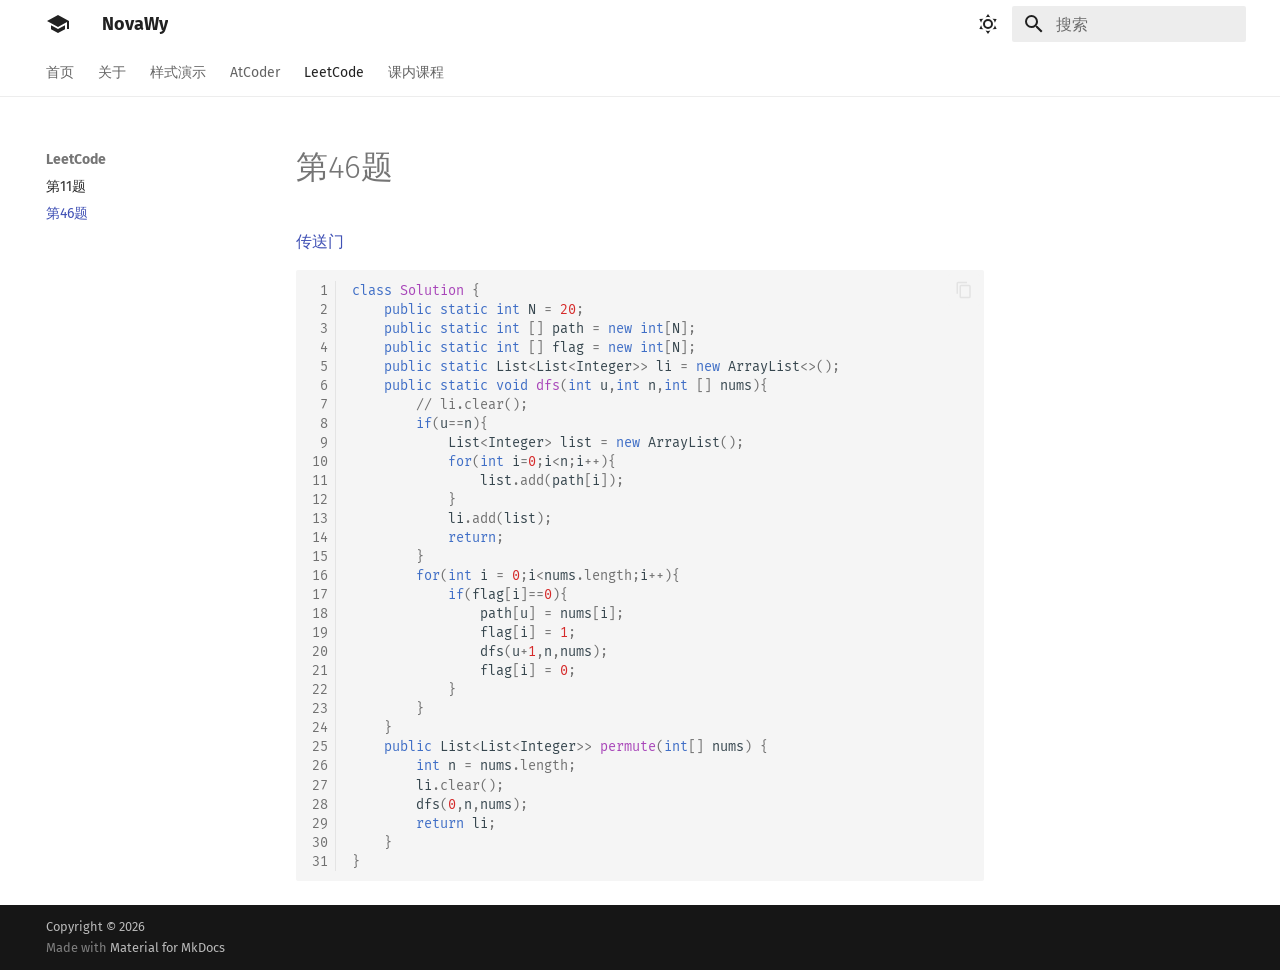
<file: LeetCode/46/index.html>
<!doctype html>
<html lang="zh" class="no-js">
  <head>
    
      <meta charset="utf-8">
      <meta name="viewport" content="width=device-width,initial-scale=1">
      
        <meta name="description" content="个人技术博客">
      
      
      
        <link rel="canonical" href="https://weiy02.github.io/Wei_Blog/LeetCode/46/">
      
      
        <link rel="prev" href="../11/">
      
      
        <link rel="next" href="../../Classes/%E6%95%B0%E6%8D%AE%E5%BA%93/">
      
      
        
      
      
      <link rel="icon" href="../../favicon.ico">
      <meta name="generator" content="mkdocs-1.6.1, mkdocs-material-9.7.6">
    
    
      
        <title>46.全排列 - NovaWy</title>
      
    
    
      <link rel="stylesheet" href="../../assets/stylesheets/main.484c7ddc.min.css">
      
        
        <link rel="stylesheet" href="../../assets/stylesheets/palette.ab4e12ef.min.css">
      
      


    
    
      
    
    
      
        
        
        <link rel="preconnect" href="https://fonts.gstatic.com" crossorigin>
        <link rel="stylesheet" href="https://fonts.googleapis.com/css?family=Fira+Sans:300,300i,400,400i,700,700i%7CFira+Mono:400,400i,700,700i&display=fallback">
        <style>:root{--md-text-font:"Fira Sans";--md-code-font:"Fira Mono"}</style>
      
    
    
    <script>__md_scope=new URL("../..",location),__md_hash=e=>[...e].reduce(((e,_)=>(e<<5)-e+_.charCodeAt(0)),0),__md_get=(e,_=localStorage,t=__md_scope)=>JSON.parse(_.getItem(t.pathname+"."+e)),__md_set=(e,_,t=localStorage,a=__md_scope)=>{try{t.setItem(a.pathname+"."+e,JSON.stringify(_))}catch(e){}}</script>
    
      

    
    
  </head>
  
  
    
    
      
    
    
    
    
    <body dir="ltr" data-md-color-scheme="default" data-md-color-primary="white" data-md-color-accent="red">
  
    
    <input class="md-toggle" data-md-toggle="drawer" type="checkbox" id="__drawer" autocomplete="off">
    <input class="md-toggle" data-md-toggle="search" type="checkbox" id="__search" autocomplete="off">
    <label class="md-overlay" for="__drawer"></label>
    <div data-md-component="skip">
      
    </div>
    <div data-md-component="announce">
      
    </div>
    
    
      

<header class="md-header" data-md-component="header">
  <nav class="md-header__inner md-grid" aria-label="页眉">
    <a href="../.." title="NovaWy" class="md-header__button md-logo" aria-label="NovaWy" data-md-component="logo">
      
  
  <svg xmlns="http://www.w3.org/2000/svg" viewBox="0 0 24 24"><path d="M12 3 1 9l11 6 9-4.91V17h2V9M5 13.18v4L12 21l7-3.82v-4L12 17z"/></svg>

    </a>
    <label class="md-header__button md-icon" for="__drawer">
      
      <svg xmlns="http://www.w3.org/2000/svg" viewBox="0 0 24 24"><path d="M3 6h18v2H3zm0 5h18v2H3zm0 5h18v2H3z"/></svg>
    </label>
    <div class="md-header__title" data-md-component="header-title">
      <div class="md-header__ellipsis">
        <div class="md-header__topic">
          <span class="md-ellipsis">
            NovaWy
          </span>
        </div>
        <div class="md-header__topic" data-md-component="header-topic">
          <span class="md-ellipsis">
            
              46.全排列
            
          </span>
        </div>
      </div>
    </div>
    
      
        <form class="md-header__option" data-md-component="palette">
  
    
    
    
    <input class="md-option" data-md-color-media="(prefers-color-scheme: light)" data-md-color-scheme="default" data-md-color-primary="white" data-md-color-accent="red"  aria-label="切换暗色模式"  type="radio" name="__palette" id="__palette_0">
    
      <label class="md-header__button md-icon" title="切换暗色模式" for="__palette_1" hidden>
        <svg xmlns="http://www.w3.org/2000/svg" viewBox="0 0 24 24"><path d="M12 7a5 5 0 0 1 5 5 5 5 0 0 1-5 5 5 5 0 0 1-5-5 5 5 0 0 1 5-5m0 2a3 3 0 0 0-3 3 3 3 0 0 0 3 3 3 3 0 0 0 3-3 3 3 0 0 0-3-3m0-7 2.39 3.42C13.65 5.15 12.84 5 12 5s-1.65.15-2.39.42zM3.34 7l4.16-.35A7.2 7.2 0 0 0 5.94 8.5c-.44.74-.69 1.5-.83 2.29zm.02 10 1.76-3.77a7.131 7.131 0 0 0 2.38 4.14zM20.65 7l-1.77 3.79a7.02 7.02 0 0 0-2.38-4.15zm-.01 10-4.14.36c.59-.51 1.12-1.14 1.54-1.86.42-.73.69-1.5.83-2.29zM12 22l-2.41-3.44c.74.27 1.55.44 2.41.44.82 0 1.63-.17 2.37-.44z"/></svg>
      </label>
    
  
    
    
    
    <input class="md-option" data-md-color-media="(prefers-color-scheme: dark)" data-md-color-scheme="slate" data-md-color-primary="blue" data-md-color-accent="blue"  aria-label="切换亮色模式"  type="radio" name="__palette" id="__palette_1">
    
      <label class="md-header__button md-icon" title="切换亮色模式" for="__palette_0" hidden>
        <svg xmlns="http://www.w3.org/2000/svg" viewBox="0 0 24 24"><path d="m17.75 4.09-2.53 1.94.91 3.06-2.63-1.81-2.63 1.81.91-3.06-2.53-1.94L12.44 4l1.06-3 1.06 3zm3.5 6.91-1.64 1.25.59 1.98-1.7-1.17-1.7 1.17.59-1.98L15.75 11l2.06-.05L18.5 9l.69 1.95zm-2.28 4.95c.83-.08 1.72 1.1 1.19 1.85-.32.45-.66.87-1.08 1.27C15.17 23 8.84 23 4.94 19.07c-3.91-3.9-3.91-10.24 0-14.14.4-.4.82-.76 1.27-1.08.75-.53 1.93.36 1.85 1.19-.27 2.86.69 5.83 2.89 8.02a9.96 9.96 0 0 0 8.02 2.89m-1.64 2.02a12.08 12.08 0 0 1-7.8-3.47c-2.17-2.19-3.33-5-3.49-7.82-2.81 3.14-2.7 7.96.31 10.98 3.02 3.01 7.84 3.12 10.98.31"/></svg>
      </label>
    
  
</form>
      
    
    
      <script>var palette=__md_get("__palette");if(palette&&palette.color){if("(prefers-color-scheme)"===palette.color.media){var media=matchMedia("(prefers-color-scheme: light)"),input=document.querySelector(media.matches?"[data-md-color-media='(prefers-color-scheme: light)']":"[data-md-color-media='(prefers-color-scheme: dark)']");palette.color.media=input.getAttribute("data-md-color-media"),palette.color.scheme=input.getAttribute("data-md-color-scheme"),palette.color.primary=input.getAttribute("data-md-color-primary"),palette.color.accent=input.getAttribute("data-md-color-accent")}for(var[key,value]of Object.entries(palette.color))document.body.setAttribute("data-md-color-"+key,value)}</script>
    
    
    
      
      
        <label class="md-header__button md-icon" for="__search">
          
          <svg xmlns="http://www.w3.org/2000/svg" viewBox="0 0 24 24"><path d="M9.5 3A6.5 6.5 0 0 1 16 9.5c0 1.61-.59 3.09-1.56 4.23l.27.27h.79l5 5-1.5 1.5-5-5v-.79l-.27-.27A6.52 6.52 0 0 1 9.5 16 6.5 6.5 0 0 1 3 9.5 6.5 6.5 0 0 1 9.5 3m0 2C7 5 5 7 5 9.5S7 14 9.5 14 14 12 14 9.5 12 5 9.5 5"/></svg>
        </label>
        <div class="md-search" data-md-component="search" role="dialog">
  <label class="md-search__overlay" for="__search"></label>
  <div class="md-search__inner" role="search">
    <form class="md-search__form" name="search">
      <input type="text" class="md-search__input" name="query" aria-label="搜索" placeholder="搜索" autocapitalize="off" autocorrect="off" autocomplete="off" spellcheck="false" data-md-component="search-query" required>
      <label class="md-search__icon md-icon" for="__search">
        
        <svg xmlns="http://www.w3.org/2000/svg" viewBox="0 0 24 24"><path d="M9.5 3A6.5 6.5 0 0 1 16 9.5c0 1.61-.59 3.09-1.56 4.23l.27.27h.79l5 5-1.5 1.5-5-5v-.79l-.27-.27A6.52 6.52 0 0 1 9.5 16 6.5 6.5 0 0 1 3 9.5 6.5 6.5 0 0 1 9.5 3m0 2C7 5 5 7 5 9.5S7 14 9.5 14 14 12 14 9.5 12 5 9.5 5"/></svg>
        
        <svg xmlns="http://www.w3.org/2000/svg" viewBox="0 0 24 24"><path d="M20 11v2H8l5.5 5.5-1.42 1.42L4.16 12l7.92-7.92L13.5 5.5 8 11z"/></svg>
      </label>
      <nav class="md-search__options" aria-label="查找">
        
        <button type="reset" class="md-search__icon md-icon" title="清空当前内容" aria-label="清空当前内容" tabindex="-1">
          
          <svg xmlns="http://www.w3.org/2000/svg" viewBox="0 0 24 24"><path d="M19 6.41 17.59 5 12 10.59 6.41 5 5 6.41 10.59 12 5 17.59 6.41 19 12 13.41 17.59 19 19 17.59 13.41 12z"/></svg>
        </button>
      </nav>
      
    </form>
    <div class="md-search__output">
      <div class="md-search__scrollwrap" tabindex="0" data-md-scrollfix>
        <div class="md-search-result" data-md-component="search-result">
          <div class="md-search-result__meta">
            正在初始化搜索引擎
          </div>
          <ol class="md-search-result__list" role="presentation"></ol>
        </div>
      </div>
    </div>
  </div>
</div>
      
    
    
  </nav>
  
</header>
    
    <div class="md-container" data-md-component="container">
      
      
        
          
            
<nav class="md-tabs" aria-label="标签" data-md-component="tabs">
  <div class="md-grid">
    <ul class="md-tabs__list">
      
        
  
  
  
  
    <li class="md-tabs__item">
      <a href="../.." class="md-tabs__link">
        
  
  
    
  
  首页

      </a>
    </li>
  

      
        
  
  
  
  
    <li class="md-tabs__item">
      <a href="../../about/" class="md-tabs__link">
        
  
  
    
  
  关于

      </a>
    </li>
  

      
        
  
  
  
  
    <li class="md-tabs__item">
      <a href="../../demo/" class="md-tabs__link">
        
  
  
    
  
  样式演示

      </a>
    </li>
  

      
        
  
  
  
  
    
    
      
  
  
  
  
    
    
      <li class="md-tabs__item">
        <a href="../../AtCoder/AtCoder_Beginner_Contest/abc458/" class="md-tabs__link">
          
  
  
  AtCoder

        </a>
      </li>
    
  

    
  

      
        
  
  
  
    
  
  
    
    
      <li class="md-tabs__item md-tabs__item--active">
        <a href="../11/" class="md-tabs__link">
          
  
  
  LeetCode

        </a>
      </li>
    
  

      
        
  
  
  
  
    
    
      <li class="md-tabs__item">
        <a href="../../Classes/%E6%95%B0%E6%8D%AE%E5%BA%93/" class="md-tabs__link">
          
  
  
  课内课程

        </a>
      </li>
    
  

      
    </ul>
  </div>
</nav>
          
        
      
      <main class="md-main" data-md-component="main">
        <div class="md-main__inner md-grid">
          
            
              
              <div class="md-sidebar md-sidebar--primary" data-md-component="sidebar" data-md-type="navigation" >
                <div class="md-sidebar__scrollwrap">
                  <div class="md-sidebar__inner">
                    


  


<nav class="md-nav md-nav--primary md-nav--lifted" aria-label="导航栏" data-md-level="0">
  <label class="md-nav__title" for="__drawer">
    <a href="../.." title="NovaWy" class="md-nav__button md-logo" aria-label="NovaWy" data-md-component="logo">
      
  
  <svg xmlns="http://www.w3.org/2000/svg" viewBox="0 0 24 24"><path d="M12 3 1 9l11 6 9-4.91V17h2V9M5 13.18v4L12 21l7-3.82v-4L12 17z"/></svg>

    </a>
    NovaWy
  </label>
  
  <ul class="md-nav__list" data-md-scrollfix>
    
      
      
  
  
  
  
    <li class="md-nav__item">
      <a href="../.." class="md-nav__link">
        
  
  
  <span class="md-ellipsis">
    
  
    首页
  

    
  </span>
  
  

      </a>
    </li>
  

    
      
      
  
  
  
  
    <li class="md-nav__item">
      <a href="../../about/" class="md-nav__link">
        
  
  
  <span class="md-ellipsis">
    
  
    关于
  

    
  </span>
  
  

      </a>
    </li>
  

    
      
      
  
  
  
  
    <li class="md-nav__item">
      <a href="../../demo/" class="md-nav__link">
        
  
  
  <span class="md-ellipsis">
    
  
    样式演示
  

    
  </span>
  
  

      </a>
    </li>
  

    
      
      
  
  
  
  
    
    
    
    
      
      
    
    
    <li class="md-nav__item md-nav__item--nested">
      
        
        
        <input class="md-nav__toggle md-toggle " type="checkbox" id="__nav_4" >
        
          
          <label class="md-nav__link" for="__nav_4" id="__nav_4_label" tabindex="0">
            
  
  
  <span class="md-ellipsis">
    
  
    AtCoder
  

    
  </span>
  
  

            <span class="md-nav__icon md-icon"></span>
          </label>
        
        <nav class="md-nav" data-md-level="1" aria-labelledby="__nav_4_label" aria-expanded="false">
          <label class="md-nav__title" for="__nav_4">
            <span class="md-nav__icon md-icon"></span>
            
  
    AtCoder
  

          </label>
          <ul class="md-nav__list" data-md-scrollfix>
            
              
                
  
  
  
  
    
    
    
    
      
      
    
    
    <li class="md-nav__item md-nav__item--nested">
      
        
        
        <input class="md-nav__toggle md-toggle " type="checkbox" id="__nav_4_1" >
        
          
          <label class="md-nav__link" for="__nav_4_1" id="__nav_4_1_label" tabindex="0">
            
  
  
  <span class="md-ellipsis">
    
  
    Beginner Contest
  

    
  </span>
  
  

            <span class="md-nav__icon md-icon"></span>
          </label>
        
        <nav class="md-nav" data-md-level="2" aria-labelledby="__nav_4_1_label" aria-expanded="false">
          <label class="md-nav__title" for="__nav_4_1">
            <span class="md-nav__icon md-icon"></span>
            
  
    Beginner Contest
  

          </label>
          <ul class="md-nav__list" data-md-scrollfix>
            
              
                
  
  
  
  
    <li class="md-nav__item">
      <a href="../../AtCoder/AtCoder_Beginner_Contest/abc458/" class="md-nav__link">
        
  
  
  <span class="md-ellipsis">
    
  
    abc458
  

    
  </span>
  
  

      </a>
    </li>
  

              
            
              
                
  
  
  
  
    <li class="md-nav__item">
      <a href="../../AtCoder/AtCoder_Beginner_Contest/abc461/" class="md-nav__link">
        
  
  
  <span class="md-ellipsis">
    
  
    abc461
  

    
  </span>
  
  

      </a>
    </li>
  

              
            
          </ul>
        </nav>
      
    </li>
  

              
            
          </ul>
        </nav>
      
    </li>
  

    
      
      
  
  
    
  
  
  
    
    
    
    
      
        
        
      
      
    
    
    <li class="md-nav__item md-nav__item--active md-nav__item--section md-nav__item--nested">
      
        
        
        <input class="md-nav__toggle md-toggle " type="checkbox" id="__nav_5" checked>
        
          
          <label class="md-nav__link" for="__nav_5" id="__nav_5_label" tabindex="">
            
  
  
  <span class="md-ellipsis">
    
  
    LeetCode
  

    
  </span>
  
  

            <span class="md-nav__icon md-icon"></span>
          </label>
        
        <nav class="md-nav" data-md-level="1" aria-labelledby="__nav_5_label" aria-expanded="true">
          <label class="md-nav__title" for="__nav_5">
            <span class="md-nav__icon md-icon"></span>
            
  
    LeetCode
  

          </label>
          <ul class="md-nav__list" data-md-scrollfix>
            
              
                
  
  
  
  
    <li class="md-nav__item">
      <a href="../11/" class="md-nav__link">
        
  
  
  <span class="md-ellipsis">
    
  
    第11题
  

    
  </span>
  
  

      </a>
    </li>
  

              
            
              
                
  
  
    
  
  
  
    <li class="md-nav__item md-nav__item--active">
      
      <input class="md-nav__toggle md-toggle" type="checkbox" id="__toc">
      
      
      
      <a href="./" class="md-nav__link md-nav__link--active">
        
  
  
  <span class="md-ellipsis">
    
  
    第46题
  

    
  </span>
  
  

      </a>
      
    </li>
  

              
            
          </ul>
        </nav>
      
    </li>
  

    
      
      
  
  
  
  
    
    
    
    
      
      
    
    
    <li class="md-nav__item md-nav__item--nested">
      
        
        
        <input class="md-nav__toggle md-toggle " type="checkbox" id="__nav_6" >
        
          
          <label class="md-nav__link" for="__nav_6" id="__nav_6_label" tabindex="0">
            
  
  
  <span class="md-ellipsis">
    
  
    课内课程
  

    
  </span>
  
  

            <span class="md-nav__icon md-icon"></span>
          </label>
        
        <nav class="md-nav" data-md-level="1" aria-labelledby="__nav_6_label" aria-expanded="false">
          <label class="md-nav__title" for="__nav_6">
            <span class="md-nav__icon md-icon"></span>
            
  
    课内课程
  

          </label>
          <ul class="md-nav__list" data-md-scrollfix>
            
              
                
  
  
  
  
    <li class="md-nav__item">
      <a href="../../Classes/%E6%95%B0%E6%8D%AE%E5%BA%93/" class="md-nav__link">
        
  
  
  <span class="md-ellipsis">
    
  
    数据库
  

    
  </span>
  
  

      </a>
    </li>
  

              
            
              
                
  
  
  
  
    <li class="md-nav__item">
      <a href="../../Classes/Java/" class="md-nav__link">
        
  
  
  <span class="md-ellipsis">
    
  
    Java
  

    
  </span>
  
  

      </a>
    </li>
  

              
            
          </ul>
        </nav>
      
    </li>
  

    
  </ul>
</nav>
                  </div>
                </div>
              </div>
            
            
              
              <div class="md-sidebar md-sidebar--secondary" data-md-component="sidebar" data-md-type="toc" >
                <div class="md-sidebar__scrollwrap">
                  <div class="md-sidebar__inner">
                    

<nav class="md-nav md-nav--secondary" aria-label="目录">
  
  
  
  
</nav>
                  </div>
                </div>
              </div>
            
          
          
            <div class="md-content" data-md-component="content">
              
              <article class="md-content__inner md-typeset">
                
                  



  <h1>第46题</h1>

<p><a href="https://leetcode.cn/problems/permutations/description/">传送门</a>
<div class="highlight"><table class="highlighttable"><tr><td class="linenos"><div class="linenodiv"><pre><span></span><span class="normal"> 1</span>
<span class="normal"> 2</span>
<span class="normal"> 3</span>
<span class="normal"> 4</span>
<span class="normal"> 5</span>
<span class="normal"> 6</span>
<span class="normal"> 7</span>
<span class="normal"> 8</span>
<span class="normal"> 9</span>
<span class="normal">10</span>
<span class="normal">11</span>
<span class="normal">12</span>
<span class="normal">13</span>
<span class="normal">14</span>
<span class="normal">15</span>
<span class="normal">16</span>
<span class="normal">17</span>
<span class="normal">18</span>
<span class="normal">19</span>
<span class="normal">20</span>
<span class="normal">21</span>
<span class="normal">22</span>
<span class="normal">23</span>
<span class="normal">24</span>
<span class="normal">25</span>
<span class="normal">26</span>
<span class="normal">27</span>
<span class="normal">28</span>
<span class="normal">29</span>
<span class="normal">30</span>
<span class="normal">31</span></pre></div></td><td class="code"><div><pre><span></span><code><span class="kd">class</span> <span class="nc">Solution</span><span class="w"> </span><span class="p">{</span>
<span class="w">    </span><span class="kd">public</span><span class="w"> </span><span class="kd">static</span><span class="w"> </span><span class="kt">int</span><span class="w"> </span><span class="n">N</span><span class="w"> </span><span class="o">=</span><span class="w"> </span><span class="mi">20</span><span class="p">;</span>
<span class="w">    </span><span class="kd">public</span><span class="w"> </span><span class="kd">static</span><span class="w"> </span><span class="kt">int</span><span class="w"> </span><span class="o">[]</span><span class="w"> </span><span class="n">path</span><span class="w"> </span><span class="o">=</span><span class="w"> </span><span class="k">new</span><span class="w"> </span><span class="kt">int</span><span class="o">[</span><span class="n">N</span><span class="o">]</span><span class="p">;</span>
<span class="w">    </span><span class="kd">public</span><span class="w"> </span><span class="kd">static</span><span class="w"> </span><span class="kt">int</span><span class="w"> </span><span class="o">[]</span><span class="w"> </span><span class="n">flag</span><span class="w"> </span><span class="o">=</span><span class="w"> </span><span class="k">new</span><span class="w"> </span><span class="kt">int</span><span class="o">[</span><span class="n">N</span><span class="o">]</span><span class="p">;</span>
<span class="w">    </span><span class="kd">public</span><span class="w"> </span><span class="kd">static</span><span class="w"> </span><span class="n">List</span><span class="o">&lt;</span><span class="n">List</span><span class="o">&lt;</span><span class="n">Integer</span><span class="o">&gt;&gt;</span><span class="w"> </span><span class="n">li</span><span class="w"> </span><span class="o">=</span><span class="w"> </span><span class="k">new</span><span class="w"> </span><span class="n">ArrayList</span><span class="o">&lt;&gt;</span><span class="p">();</span>
<span class="w">    </span><span class="kd">public</span><span class="w"> </span><span class="kd">static</span><span class="w"> </span><span class="kt">void</span><span class="w"> </span><span class="nf">dfs</span><span class="p">(</span><span class="kt">int</span><span class="w"> </span><span class="n">u</span><span class="p">,</span><span class="kt">int</span><span class="w"> </span><span class="n">n</span><span class="p">,</span><span class="kt">int</span><span class="w"> </span><span class="o">[]</span><span class="w"> </span><span class="n">nums</span><span class="p">){</span>
<span class="w">        </span><span class="c1">// li.clear();</span>
<span class="w">        </span><span class="k">if</span><span class="p">(</span><span class="n">u</span><span class="o">==</span><span class="n">n</span><span class="p">){</span>
<span class="w">            </span><span class="n">List</span><span class="o">&lt;</span><span class="n">Integer</span><span class="o">&gt;</span><span class="w"> </span><span class="n">list</span><span class="w"> </span><span class="o">=</span><span class="w"> </span><span class="k">new</span><span class="w"> </span><span class="n">ArrayList</span><span class="p">();</span>
<span class="w">            </span><span class="k">for</span><span class="p">(</span><span class="kt">int</span><span class="w"> </span><span class="n">i</span><span class="o">=</span><span class="mi">0</span><span class="p">;</span><span class="n">i</span><span class="o">&lt;</span><span class="n">n</span><span class="p">;</span><span class="n">i</span><span class="o">++</span><span class="p">){</span>
<span class="w">                </span><span class="n">list</span><span class="p">.</span><span class="na">add</span><span class="p">(</span><span class="n">path</span><span class="o">[</span><span class="n">i</span><span class="o">]</span><span class="p">);</span>
<span class="w">            </span><span class="p">}</span>
<span class="w">            </span><span class="n">li</span><span class="p">.</span><span class="na">add</span><span class="p">(</span><span class="n">list</span><span class="p">);</span>
<span class="w">            </span><span class="k">return</span><span class="p">;</span>
<span class="w">        </span><span class="p">}</span>
<span class="w">        </span><span class="k">for</span><span class="p">(</span><span class="kt">int</span><span class="w"> </span><span class="n">i</span><span class="w"> </span><span class="o">=</span><span class="w"> </span><span class="mi">0</span><span class="p">;</span><span class="n">i</span><span class="o">&lt;</span><span class="n">nums</span><span class="p">.</span><span class="na">length</span><span class="p">;</span><span class="n">i</span><span class="o">++</span><span class="p">){</span>
<span class="w">            </span><span class="k">if</span><span class="p">(</span><span class="n">flag</span><span class="o">[</span><span class="n">i</span><span class="o">]==</span><span class="mi">0</span><span class="p">){</span>
<span class="w">                </span><span class="n">path</span><span class="o">[</span><span class="n">u</span><span class="o">]</span><span class="w"> </span><span class="o">=</span><span class="w"> </span><span class="n">nums</span><span class="o">[</span><span class="n">i</span><span class="o">]</span><span class="p">;</span>
<span class="w">                </span><span class="n">flag</span><span class="o">[</span><span class="n">i</span><span class="o">]</span><span class="w"> </span><span class="o">=</span><span class="w"> </span><span class="mi">1</span><span class="p">;</span>
<span class="w">                </span><span class="n">dfs</span><span class="p">(</span><span class="n">u</span><span class="o">+</span><span class="mi">1</span><span class="p">,</span><span class="n">n</span><span class="p">,</span><span class="n">nums</span><span class="p">);</span>
<span class="w">                </span><span class="n">flag</span><span class="o">[</span><span class="n">i</span><span class="o">]</span><span class="w"> </span><span class="o">=</span><span class="w"> </span><span class="mi">0</span><span class="p">;</span>
<span class="w">            </span><span class="p">}</span>
<span class="w">        </span><span class="p">}</span>
<span class="w">    </span><span class="p">}</span>
<span class="w">    </span><span class="kd">public</span><span class="w"> </span><span class="n">List</span><span class="o">&lt;</span><span class="n">List</span><span class="o">&lt;</span><span class="n">Integer</span><span class="o">&gt;&gt;</span><span class="w"> </span><span class="nf">permute</span><span class="p">(</span><span class="kt">int</span><span class="o">[]</span><span class="w"> </span><span class="n">nums</span><span class="p">)</span><span class="w"> </span><span class="p">{</span>
<span class="w">        </span><span class="kt">int</span><span class="w"> </span><span class="n">n</span><span class="w"> </span><span class="o">=</span><span class="w"> </span><span class="n">nums</span><span class="p">.</span><span class="na">length</span><span class="p">;</span>
<span class="w">        </span><span class="n">li</span><span class="p">.</span><span class="na">clear</span><span class="p">();</span>
<span class="w">        </span><span class="n">dfs</span><span class="p">(</span><span class="mi">0</span><span class="p">,</span><span class="n">n</span><span class="p">,</span><span class="n">nums</span><span class="p">);</span>
<span class="w">        </span><span class="k">return</span><span class="w"> </span><span class="n">li</span><span class="p">;</span>
<span class="w">    </span><span class="p">}</span>
<span class="p">}</span>
</code></pre></div></td></tr></table></div></p>







  
  






                
              </article>
            </div>
          
          
<script>var target=document.getElementById(location.hash.slice(1));target&&target.name&&(target.checked=target.name.startsWith("__tabbed_"))</script>
        </div>
        
      </main>
      
        <footer class="md-footer">
  
  <div class="md-footer-meta md-typeset">
    <div class="md-footer-meta__inner md-grid">
      <div class="md-copyright">
  
    <div class="md-copyright__highlight">
      Copyright &copy; 2026
    </div>
  
  
    Made with
    <a href="https://squidfunk.github.io/mkdocs-material/" target="_blank" rel="noopener">
      Material for MkDocs
    </a>
  
</div>
      
    </div>
  </div>
</footer>
      
    </div>
    <div class="md-dialog" data-md-component="dialog">
      <div class="md-dialog__inner md-typeset"></div>
    </div>
    
    
    
      
      
      <script id="__config" type="application/json">{"annotate": null, "base": "../..", "features": ["navigation.tabs", "navigation.instant", "content.code.copy"], "search": "../../assets/javascripts/workers/search.2c215733.min.js", "tags": null, "translations": {"clipboard.copied": "\u5df2\u590d\u5236", "clipboard.copy": "\u590d\u5236", "search.result.more.one": "\u5728\u8be5\u9875\u4e0a\u8fd8\u6709 1 \u4e2a\u7b26\u5408\u6761\u4ef6\u7684\u7ed3\u679c", "search.result.more.other": "\u5728\u8be5\u9875\u4e0a\u8fd8\u6709 # \u4e2a\u7b26\u5408\u6761\u4ef6\u7684\u7ed3\u679c", "search.result.none": "\u6ca1\u6709\u627e\u5230\u7b26\u5408\u6761\u4ef6\u7684\u7ed3\u679c", "search.result.one": "\u627e\u5230 1 \u4e2a\u7b26\u5408\u6761\u4ef6\u7684\u7ed3\u679c", "search.result.other": "# \u4e2a\u7b26\u5408\u6761\u4ef6\u7684\u7ed3\u679c", "search.result.placeholder": "\u952e\u5165\u4ee5\u5f00\u59cb\u641c\u7d22", "search.result.term.missing": "\u7f3a\u5c11", "select.version": "\u9009\u62e9\u5f53\u524d\u7248\u672c"}, "version": null}</script>
    
    
      <script src="../../assets/javascripts/bundle.79ae519e.min.js"></script>
      
    
  </body>
</html>
</file>
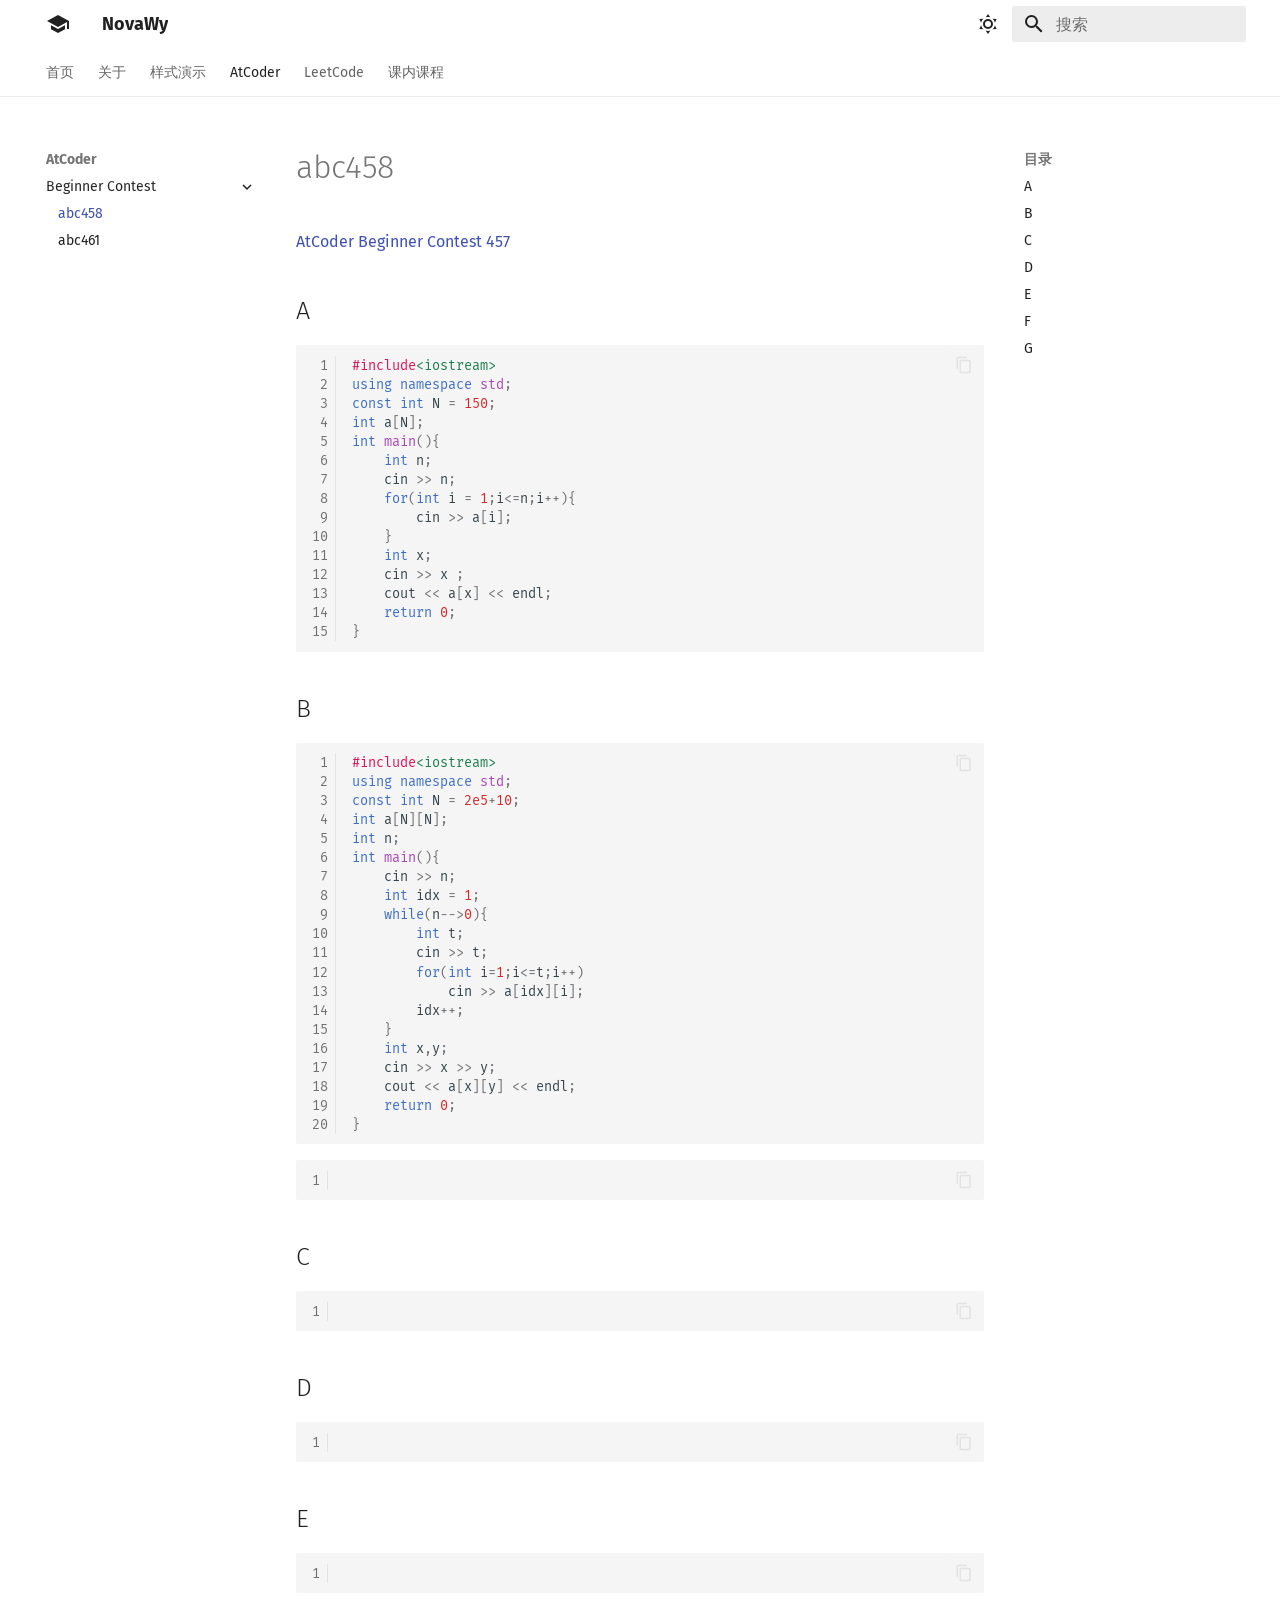
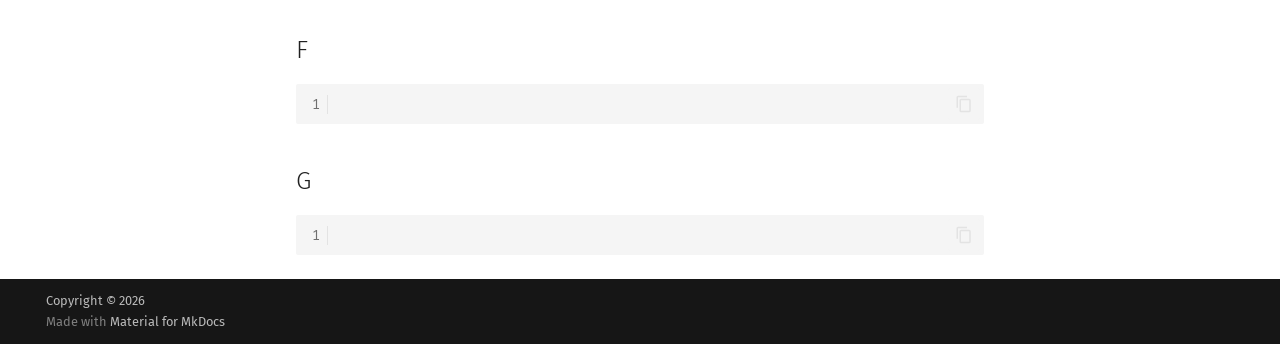
<file: AtCoder/AtCoder_Beginner_Contest/abc458/index.html>
<!doctype html>
<html lang="zh" class="no-js">
  <head>
    
      <meta charset="utf-8">
      <meta name="viewport" content="width=device-width,initial-scale=1">
      
        <meta name="description" content="个人技术博客">
      
      
      
        <link rel="canonical" href="https://weiy02.github.io/Wei_Blog/AtCoder/AtCoder_Beginner_Contest/abc458/">
      
      
        <link rel="prev" href="../../../demo/">
      
      
        <link rel="next" href="../abc461/">
      
      
        
      
      
      <link rel="icon" href="../../../favicon.ico">
      <meta name="generator" content="mkdocs-1.6.1, mkdocs-material-9.7.6">
    
    
      
        <title>abc457 - NovaWy</title>
      
    
    
      <link rel="stylesheet" href="../../../assets/stylesheets/main.484c7ddc.min.css">
      
        
        <link rel="stylesheet" href="../../../assets/stylesheets/palette.ab4e12ef.min.css">
      
      


    
    
      
    
    
      
        
        
        <link rel="preconnect" href="https://fonts.gstatic.com" crossorigin>
        <link rel="stylesheet" href="https://fonts.googleapis.com/css?family=Fira+Sans:300,300i,400,400i,700,700i%7CFira+Mono:400,400i,700,700i&display=fallback">
        <style>:root{--md-text-font:"Fira Sans";--md-code-font:"Fira Mono"}</style>
      
    
    
    <script>__md_scope=new URL("../../..",location),__md_hash=e=>[...e].reduce(((e,_)=>(e<<5)-e+_.charCodeAt(0)),0),__md_get=(e,_=localStorage,t=__md_scope)=>JSON.parse(_.getItem(t.pathname+"."+e)),__md_set=(e,_,t=localStorage,a=__md_scope)=>{try{t.setItem(a.pathname+"."+e,JSON.stringify(_))}catch(e){}}</script>
    
      

    
    
  </head>
  
  
    
    
      
    
    
    
    
    <body dir="ltr" data-md-color-scheme="default" data-md-color-primary="white" data-md-color-accent="red">
  
    
    <input class="md-toggle" data-md-toggle="drawer" type="checkbox" id="__drawer" autocomplete="off">
    <input class="md-toggle" data-md-toggle="search" type="checkbox" id="__search" autocomplete="off">
    <label class="md-overlay" for="__drawer"></label>
    <div data-md-component="skip">
      
        
        <a href="#a" class="md-skip">
          跳转至
        </a>
      
    </div>
    <div data-md-component="announce">
      
    </div>
    
    
      

<header class="md-header" data-md-component="header">
  <nav class="md-header__inner md-grid" aria-label="页眉">
    <a href="../../.." title="NovaWy" class="md-header__button md-logo" aria-label="NovaWy" data-md-component="logo">
      
  
  <svg xmlns="http://www.w3.org/2000/svg" viewBox="0 0 24 24"><path d="M12 3 1 9l11 6 9-4.91V17h2V9M5 13.18v4L12 21l7-3.82v-4L12 17z"/></svg>

    </a>
    <label class="md-header__button md-icon" for="__drawer">
      
      <svg xmlns="http://www.w3.org/2000/svg" viewBox="0 0 24 24"><path d="M3 6h18v2H3zm0 5h18v2H3zm0 5h18v2H3z"/></svg>
    </label>
    <div class="md-header__title" data-md-component="header-title">
      <div class="md-header__ellipsis">
        <div class="md-header__topic">
          <span class="md-ellipsis">
            NovaWy
          </span>
        </div>
        <div class="md-header__topic" data-md-component="header-topic">
          <span class="md-ellipsis">
            
              abc457
            
          </span>
        </div>
      </div>
    </div>
    
      
        <form class="md-header__option" data-md-component="palette">
  
    
    
    
    <input class="md-option" data-md-color-media="(prefers-color-scheme: light)" data-md-color-scheme="default" data-md-color-primary="white" data-md-color-accent="red"  aria-label="切换暗色模式"  type="radio" name="__palette" id="__palette_0">
    
      <label class="md-header__button md-icon" title="切换暗色模式" for="__palette_1" hidden>
        <svg xmlns="http://www.w3.org/2000/svg" viewBox="0 0 24 24"><path d="M12 7a5 5 0 0 1 5 5 5 5 0 0 1-5 5 5 5 0 0 1-5-5 5 5 0 0 1 5-5m0 2a3 3 0 0 0-3 3 3 3 0 0 0 3 3 3 3 0 0 0 3-3 3 3 0 0 0-3-3m0-7 2.39 3.42C13.65 5.15 12.84 5 12 5s-1.65.15-2.39.42zM3.34 7l4.16-.35A7.2 7.2 0 0 0 5.94 8.5c-.44.74-.69 1.5-.83 2.29zm.02 10 1.76-3.77a7.131 7.131 0 0 0 2.38 4.14zM20.65 7l-1.77 3.79a7.02 7.02 0 0 0-2.38-4.15zm-.01 10-4.14.36c.59-.51 1.12-1.14 1.54-1.86.42-.73.69-1.5.83-2.29zM12 22l-2.41-3.44c.74.27 1.55.44 2.41.44.82 0 1.63-.17 2.37-.44z"/></svg>
      </label>
    
  
    
    
    
    <input class="md-option" data-md-color-media="(prefers-color-scheme: dark)" data-md-color-scheme="slate" data-md-color-primary="blue" data-md-color-accent="blue"  aria-label="切换亮色模式"  type="radio" name="__palette" id="__palette_1">
    
      <label class="md-header__button md-icon" title="切换亮色模式" for="__palette_0" hidden>
        <svg xmlns="http://www.w3.org/2000/svg" viewBox="0 0 24 24"><path d="m17.75 4.09-2.53 1.94.91 3.06-2.63-1.81-2.63 1.81.91-3.06-2.53-1.94L12.44 4l1.06-3 1.06 3zm3.5 6.91-1.64 1.25.59 1.98-1.7-1.17-1.7 1.17.59-1.98L15.75 11l2.06-.05L18.5 9l.69 1.95zm-2.28 4.95c.83-.08 1.72 1.1 1.19 1.85-.32.45-.66.87-1.08 1.27C15.17 23 8.84 23 4.94 19.07c-3.91-3.9-3.91-10.24 0-14.14.4-.4.82-.76 1.27-1.08.75-.53 1.93.36 1.85 1.19-.27 2.86.69 5.83 2.89 8.02a9.96 9.96 0 0 0 8.02 2.89m-1.64 2.02a12.08 12.08 0 0 1-7.8-3.47c-2.17-2.19-3.33-5-3.49-7.82-2.81 3.14-2.7 7.96.31 10.98 3.02 3.01 7.84 3.12 10.98.31"/></svg>
      </label>
    
  
</form>
      
    
    
      <script>var palette=__md_get("__palette");if(palette&&palette.color){if("(prefers-color-scheme)"===palette.color.media){var media=matchMedia("(prefers-color-scheme: light)"),input=document.querySelector(media.matches?"[data-md-color-media='(prefers-color-scheme: light)']":"[data-md-color-media='(prefers-color-scheme: dark)']");palette.color.media=input.getAttribute("data-md-color-media"),palette.color.scheme=input.getAttribute("data-md-color-scheme"),palette.color.primary=input.getAttribute("data-md-color-primary"),palette.color.accent=input.getAttribute("data-md-color-accent")}for(var[key,value]of Object.entries(palette.color))document.body.setAttribute("data-md-color-"+key,value)}</script>
    
    
    
      
      
        <label class="md-header__button md-icon" for="__search">
          
          <svg xmlns="http://www.w3.org/2000/svg" viewBox="0 0 24 24"><path d="M9.5 3A6.5 6.5 0 0 1 16 9.5c0 1.61-.59 3.09-1.56 4.23l.27.27h.79l5 5-1.5 1.5-5-5v-.79l-.27-.27A6.52 6.52 0 0 1 9.5 16 6.5 6.5 0 0 1 3 9.5 6.5 6.5 0 0 1 9.5 3m0 2C7 5 5 7 5 9.5S7 14 9.5 14 14 12 14 9.5 12 5 9.5 5"/></svg>
        </label>
        <div class="md-search" data-md-component="search" role="dialog">
  <label class="md-search__overlay" for="__search"></label>
  <div class="md-search__inner" role="search">
    <form class="md-search__form" name="search">
      <input type="text" class="md-search__input" name="query" aria-label="搜索" placeholder="搜索" autocapitalize="off" autocorrect="off" autocomplete="off" spellcheck="false" data-md-component="search-query" required>
      <label class="md-search__icon md-icon" for="__search">
        
        <svg xmlns="http://www.w3.org/2000/svg" viewBox="0 0 24 24"><path d="M9.5 3A6.5 6.5 0 0 1 16 9.5c0 1.61-.59 3.09-1.56 4.23l.27.27h.79l5 5-1.5 1.5-5-5v-.79l-.27-.27A6.52 6.52 0 0 1 9.5 16 6.5 6.5 0 0 1 3 9.5 6.5 6.5 0 0 1 9.5 3m0 2C7 5 5 7 5 9.5S7 14 9.5 14 14 12 14 9.5 12 5 9.5 5"/></svg>
        
        <svg xmlns="http://www.w3.org/2000/svg" viewBox="0 0 24 24"><path d="M20 11v2H8l5.5 5.5-1.42 1.42L4.16 12l7.92-7.92L13.5 5.5 8 11z"/></svg>
      </label>
      <nav class="md-search__options" aria-label="查找">
        
        <button type="reset" class="md-search__icon md-icon" title="清空当前内容" aria-label="清空当前内容" tabindex="-1">
          
          <svg xmlns="http://www.w3.org/2000/svg" viewBox="0 0 24 24"><path d="M19 6.41 17.59 5 12 10.59 6.41 5 5 6.41 10.59 12 5 17.59 6.41 19 12 13.41 17.59 19 19 17.59 13.41 12z"/></svg>
        </button>
      </nav>
      
    </form>
    <div class="md-search__output">
      <div class="md-search__scrollwrap" tabindex="0" data-md-scrollfix>
        <div class="md-search-result" data-md-component="search-result">
          <div class="md-search-result__meta">
            正在初始化搜索引擎
          </div>
          <ol class="md-search-result__list" role="presentation"></ol>
        </div>
      </div>
    </div>
  </div>
</div>
      
    
    
  </nav>
  
</header>
    
    <div class="md-container" data-md-component="container">
      
      
        
          
            
<nav class="md-tabs" aria-label="标签" data-md-component="tabs">
  <div class="md-grid">
    <ul class="md-tabs__list">
      
        
  
  
  
  
    <li class="md-tabs__item">
      <a href="../../.." class="md-tabs__link">
        
  
  
    
  
  首页

      </a>
    </li>
  

      
        
  
  
  
  
    <li class="md-tabs__item">
      <a href="../../../about/" class="md-tabs__link">
        
  
  
    
  
  关于

      </a>
    </li>
  

      
        
  
  
  
  
    <li class="md-tabs__item">
      <a href="../../../demo/" class="md-tabs__link">
        
  
  
    
  
  样式演示

      </a>
    </li>
  

      
        
  
  
  
    
  
  
    
    
      
  
  
  
    
  
  
    
    
      <li class="md-tabs__item md-tabs__item--active">
        <a href="./" class="md-tabs__link">
          
  
  
  AtCoder

        </a>
      </li>
    
  

    
  

      
        
  
  
  
  
    
    
      <li class="md-tabs__item">
        <a href="../../../LeetCode/11/" class="md-tabs__link">
          
  
  
  LeetCode

        </a>
      </li>
    
  

      
        
  
  
  
  
    
    
      <li class="md-tabs__item">
        <a href="../../../Classes/%E6%95%B0%E6%8D%AE%E5%BA%93/" class="md-tabs__link">
          
  
  
  课内课程

        </a>
      </li>
    
  

      
    </ul>
  </div>
</nav>
          
        
      
      <main class="md-main" data-md-component="main">
        <div class="md-main__inner md-grid">
          
            
              
              <div class="md-sidebar md-sidebar--primary" data-md-component="sidebar" data-md-type="navigation" >
                <div class="md-sidebar__scrollwrap">
                  <div class="md-sidebar__inner">
                    


  


<nav class="md-nav md-nav--primary md-nav--lifted" aria-label="导航栏" data-md-level="0">
  <label class="md-nav__title" for="__drawer">
    <a href="../../.." title="NovaWy" class="md-nav__button md-logo" aria-label="NovaWy" data-md-component="logo">
      
  
  <svg xmlns="http://www.w3.org/2000/svg" viewBox="0 0 24 24"><path d="M12 3 1 9l11 6 9-4.91V17h2V9M5 13.18v4L12 21l7-3.82v-4L12 17z"/></svg>

    </a>
    NovaWy
  </label>
  
  <ul class="md-nav__list" data-md-scrollfix>
    
      
      
  
  
  
  
    <li class="md-nav__item">
      <a href="../../.." class="md-nav__link">
        
  
  
  <span class="md-ellipsis">
    
  
    首页
  

    
  </span>
  
  

      </a>
    </li>
  

    
      
      
  
  
  
  
    <li class="md-nav__item">
      <a href="../../../about/" class="md-nav__link">
        
  
  
  <span class="md-ellipsis">
    
  
    关于
  

    
  </span>
  
  

      </a>
    </li>
  

    
      
      
  
  
  
  
    <li class="md-nav__item">
      <a href="../../../demo/" class="md-nav__link">
        
  
  
  <span class="md-ellipsis">
    
  
    样式演示
  

    
  </span>
  
  

      </a>
    </li>
  

    
      
      
  
  
    
  
  
  
    
    
    
    
      
        
        
      
      
    
    
    <li class="md-nav__item md-nav__item--active md-nav__item--section md-nav__item--nested">
      
        
        
        <input class="md-nav__toggle md-toggle " type="checkbox" id="__nav_4" checked>
        
          
          <label class="md-nav__link" for="__nav_4" id="__nav_4_label" tabindex="">
            
  
  
  <span class="md-ellipsis">
    
  
    AtCoder
  

    
  </span>
  
  

            <span class="md-nav__icon md-icon"></span>
          </label>
        
        <nav class="md-nav" data-md-level="1" aria-labelledby="__nav_4_label" aria-expanded="true">
          <label class="md-nav__title" for="__nav_4">
            <span class="md-nav__icon md-icon"></span>
            
  
    AtCoder
  

          </label>
          <ul class="md-nav__list" data-md-scrollfix>
            
              
                
  
  
    
  
  
  
    
    
    
    
      
      
    
    
    <li class="md-nav__item md-nav__item--active md-nav__item--nested">
      
        
        
        <input class="md-nav__toggle md-toggle " type="checkbox" id="__nav_4_1" checked>
        
          
          <label class="md-nav__link" for="__nav_4_1" id="__nav_4_1_label" tabindex="0">
            
  
  
  <span class="md-ellipsis">
    
  
    Beginner Contest
  

    
  </span>
  
  

            <span class="md-nav__icon md-icon"></span>
          </label>
        
        <nav class="md-nav" data-md-level="2" aria-labelledby="__nav_4_1_label" aria-expanded="true">
          <label class="md-nav__title" for="__nav_4_1">
            <span class="md-nav__icon md-icon"></span>
            
  
    Beginner Contest
  

          </label>
          <ul class="md-nav__list" data-md-scrollfix>
            
              
                
  
  
    
  
  
  
    <li class="md-nav__item md-nav__item--active">
      
      <input class="md-nav__toggle md-toggle" type="checkbox" id="__toc">
      
      
      
        <label class="md-nav__link md-nav__link--active" for="__toc">
          
  
  
  <span class="md-ellipsis">
    
  
    abc458
  

    
  </span>
  
  

          <span class="md-nav__icon md-icon"></span>
        </label>
      
      <a href="./" class="md-nav__link md-nav__link--active">
        
  
  
  <span class="md-ellipsis">
    
  
    abc458
  

    
  </span>
  
  

      </a>
      
        

<nav class="md-nav md-nav--secondary" aria-label="目录">
  
  
  
  
    <label class="md-nav__title" for="__toc">
      <span class="md-nav__icon md-icon"></span>
      目录
    </label>
    <ul class="md-nav__list" data-md-component="toc" data-md-scrollfix>
      
        <li class="md-nav__item">
  <a href="#a" class="md-nav__link">
    <span class="md-ellipsis">
      
        A
      
    </span>
  </a>
  
</li>
      
        <li class="md-nav__item">
  <a href="#b" class="md-nav__link">
    <span class="md-ellipsis">
      
        B
      
    </span>
  </a>
  
</li>
      
        <li class="md-nav__item">
  <a href="#c" class="md-nav__link">
    <span class="md-ellipsis">
      
        C
      
    </span>
  </a>
  
</li>
      
        <li class="md-nav__item">
  <a href="#d" class="md-nav__link">
    <span class="md-ellipsis">
      
        D
      
    </span>
  </a>
  
</li>
      
        <li class="md-nav__item">
  <a href="#e" class="md-nav__link">
    <span class="md-ellipsis">
      
        E
      
    </span>
  </a>
  
</li>
      
        <li class="md-nav__item">
  <a href="#f" class="md-nav__link">
    <span class="md-ellipsis">
      
        F
      
    </span>
  </a>
  
</li>
      
        <li class="md-nav__item">
  <a href="#g" class="md-nav__link">
    <span class="md-ellipsis">
      
        G
      
    </span>
  </a>
  
</li>
      
    </ul>
  
</nav>
      
    </li>
  

              
            
              
                
  
  
  
  
    <li class="md-nav__item">
      <a href="../abc461/" class="md-nav__link">
        
  
  
  <span class="md-ellipsis">
    
  
    abc461
  

    
  </span>
  
  

      </a>
    </li>
  

              
            
          </ul>
        </nav>
      
    </li>
  

              
            
          </ul>
        </nav>
      
    </li>
  

    
      
      
  
  
  
  
    
    
    
    
      
      
    
    
    <li class="md-nav__item md-nav__item--nested">
      
        
        
        <input class="md-nav__toggle md-toggle " type="checkbox" id="__nav_5" >
        
          
          <label class="md-nav__link" for="__nav_5" id="__nav_5_label" tabindex="0">
            
  
  
  <span class="md-ellipsis">
    
  
    LeetCode
  

    
  </span>
  
  

            <span class="md-nav__icon md-icon"></span>
          </label>
        
        <nav class="md-nav" data-md-level="1" aria-labelledby="__nav_5_label" aria-expanded="false">
          <label class="md-nav__title" for="__nav_5">
            <span class="md-nav__icon md-icon"></span>
            
  
    LeetCode
  

          </label>
          <ul class="md-nav__list" data-md-scrollfix>
            
              
                
  
  
  
  
    <li class="md-nav__item">
      <a href="../../../LeetCode/11/" class="md-nav__link">
        
  
  
  <span class="md-ellipsis">
    
  
    第11题
  

    
  </span>
  
  

      </a>
    </li>
  

              
            
              
                
  
  
  
  
    <li class="md-nav__item">
      <a href="../../../LeetCode/46/" class="md-nav__link">
        
  
  
  <span class="md-ellipsis">
    
  
    第46题
  

    
  </span>
  
  

      </a>
    </li>
  

              
            
          </ul>
        </nav>
      
    </li>
  

    
      
      
  
  
  
  
    
    
    
    
      
      
    
    
    <li class="md-nav__item md-nav__item--nested">
      
        
        
        <input class="md-nav__toggle md-toggle " type="checkbox" id="__nav_6" >
        
          
          <label class="md-nav__link" for="__nav_6" id="__nav_6_label" tabindex="0">
            
  
  
  <span class="md-ellipsis">
    
  
    课内课程
  

    
  </span>
  
  

            <span class="md-nav__icon md-icon"></span>
          </label>
        
        <nav class="md-nav" data-md-level="1" aria-labelledby="__nav_6_label" aria-expanded="false">
          <label class="md-nav__title" for="__nav_6">
            <span class="md-nav__icon md-icon"></span>
            
  
    课内课程
  

          </label>
          <ul class="md-nav__list" data-md-scrollfix>
            
              
                
  
  
  
  
    <li class="md-nav__item">
      <a href="../../../Classes/%E6%95%B0%E6%8D%AE%E5%BA%93/" class="md-nav__link">
        
  
  
  <span class="md-ellipsis">
    
  
    数据库
  

    
  </span>
  
  

      </a>
    </li>
  

              
            
              
                
  
  
  
  
    <li class="md-nav__item">
      <a href="../../../Classes/Java/" class="md-nav__link">
        
  
  
  <span class="md-ellipsis">
    
  
    Java
  

    
  </span>
  
  

      </a>
    </li>
  

              
            
          </ul>
        </nav>
      
    </li>
  

    
  </ul>
</nav>
                  </div>
                </div>
              </div>
            
            
              
              <div class="md-sidebar md-sidebar--secondary" data-md-component="sidebar" data-md-type="toc" >
                <div class="md-sidebar__scrollwrap">
                  <div class="md-sidebar__inner">
                    

<nav class="md-nav md-nav--secondary" aria-label="目录">
  
  
  
  
    <label class="md-nav__title" for="__toc">
      <span class="md-nav__icon md-icon"></span>
      目录
    </label>
    <ul class="md-nav__list" data-md-component="toc" data-md-scrollfix>
      
        <li class="md-nav__item">
  <a href="#a" class="md-nav__link">
    <span class="md-ellipsis">
      
        A
      
    </span>
  </a>
  
</li>
      
        <li class="md-nav__item">
  <a href="#b" class="md-nav__link">
    <span class="md-ellipsis">
      
        B
      
    </span>
  </a>
  
</li>
      
        <li class="md-nav__item">
  <a href="#c" class="md-nav__link">
    <span class="md-ellipsis">
      
        C
      
    </span>
  </a>
  
</li>
      
        <li class="md-nav__item">
  <a href="#d" class="md-nav__link">
    <span class="md-ellipsis">
      
        D
      
    </span>
  </a>
  
</li>
      
        <li class="md-nav__item">
  <a href="#e" class="md-nav__link">
    <span class="md-ellipsis">
      
        E
      
    </span>
  </a>
  
</li>
      
        <li class="md-nav__item">
  <a href="#f" class="md-nav__link">
    <span class="md-ellipsis">
      
        F
      
    </span>
  </a>
  
</li>
      
        <li class="md-nav__item">
  <a href="#g" class="md-nav__link">
    <span class="md-ellipsis">
      
        G
      
    </span>
  </a>
  
</li>
      
    </ul>
  
</nav>
                  </div>
                </div>
              </div>
            
          
          
            <div class="md-content" data-md-component="content">
              
              <article class="md-content__inner md-typeset">
                
                  



  <h1>abc458</h1>

<p><a href="https://atcoder.jp/contests/abc457/tasks">AtCoder Beginner Contest 457</a></p>
<h2 id="a">A<a class="headerlink" href="#a" title="Permanent link"></a></h2>
<div class="highlight"><table class="highlighttable"><tr><td class="linenos"><div class="linenodiv"><pre><span></span><span class="normal"> 1</span>
<span class="normal"> 2</span>
<span class="normal"> 3</span>
<span class="normal"> 4</span>
<span class="normal"> 5</span>
<span class="normal"> 6</span>
<span class="normal"> 7</span>
<span class="normal"> 8</span>
<span class="normal"> 9</span>
<span class="normal">10</span>
<span class="normal">11</span>
<span class="normal">12</span>
<span class="normal">13</span>
<span class="normal">14</span>
<span class="normal">15</span></pre></div></td><td class="code"><div><pre><span></span><code><span class="cp">#include</span><span class="cpf">&lt;iostream&gt;</span>
<span class="k">using</span><span class="w"> </span><span class="k">namespace</span><span class="w"> </span><span class="nn">std</span><span class="p">;</span>
<span class="k">const</span><span class="w"> </span><span class="kt">int</span><span class="w"> </span><span class="n">N</span><span class="w"> </span><span class="o">=</span><span class="w"> </span><span class="mi">150</span><span class="p">;</span>
<span class="kt">int</span><span class="w"> </span><span class="n">a</span><span class="p">[</span><span class="n">N</span><span class="p">];</span>
<span class="kt">int</span><span class="w"> </span><span class="nf">main</span><span class="p">(){</span>
<span class="w">    </span><span class="kt">int</span><span class="w"> </span><span class="n">n</span><span class="p">;</span>
<span class="w">    </span><span class="n">cin</span><span class="w"> </span><span class="o">&gt;&gt;</span><span class="w"> </span><span class="n">n</span><span class="p">;</span>
<span class="w">    </span><span class="k">for</span><span class="p">(</span><span class="kt">int</span><span class="w"> </span><span class="n">i</span><span class="w"> </span><span class="o">=</span><span class="w"> </span><span class="mi">1</span><span class="p">;</span><span class="n">i</span><span class="o">&lt;=</span><span class="n">n</span><span class="p">;</span><span class="n">i</span><span class="o">++</span><span class="p">){</span>
<span class="w">        </span><span class="n">cin</span><span class="w"> </span><span class="o">&gt;&gt;</span><span class="w"> </span><span class="n">a</span><span class="p">[</span><span class="n">i</span><span class="p">];</span>
<span class="w">    </span><span class="p">}</span>
<span class="w">    </span><span class="kt">int</span><span class="w"> </span><span class="n">x</span><span class="p">;</span>
<span class="w">    </span><span class="n">cin</span><span class="w"> </span><span class="o">&gt;&gt;</span><span class="w"> </span><span class="n">x</span><span class="w"> </span><span class="p">;</span>
<span class="w">    </span><span class="n">cout</span><span class="w"> </span><span class="o">&lt;&lt;</span><span class="w"> </span><span class="n">a</span><span class="p">[</span><span class="n">x</span><span class="p">]</span><span class="w"> </span><span class="o">&lt;&lt;</span><span class="w"> </span><span class="n">endl</span><span class="p">;</span>
<span class="w">    </span><span class="k">return</span><span class="w"> </span><span class="mi">0</span><span class="p">;</span>
<span class="p">}</span>
</code></pre></div></td></tr></table></div>
<h2 id="b">B<a class="headerlink" href="#b" title="Permanent link"></a></h2>
<div class="highlight"><table class="highlighttable"><tr><td class="linenos"><div class="linenodiv"><pre><span></span><span class="normal"> 1</span>
<span class="normal"> 2</span>
<span class="normal"> 3</span>
<span class="normal"> 4</span>
<span class="normal"> 5</span>
<span class="normal"> 6</span>
<span class="normal"> 7</span>
<span class="normal"> 8</span>
<span class="normal"> 9</span>
<span class="normal">10</span>
<span class="normal">11</span>
<span class="normal">12</span>
<span class="normal">13</span>
<span class="normal">14</span>
<span class="normal">15</span>
<span class="normal">16</span>
<span class="normal">17</span>
<span class="normal">18</span>
<span class="normal">19</span>
<span class="normal">20</span></pre></div></td><td class="code"><div><pre><span></span><code><span class="cp">#include</span><span class="cpf">&lt;iostream&gt;</span>
<span class="k">using</span><span class="w"> </span><span class="k">namespace</span><span class="w"> </span><span class="nn">std</span><span class="p">;</span>
<span class="k">const</span><span class="w"> </span><span class="kt">int</span><span class="w"> </span><span class="n">N</span><span class="w"> </span><span class="o">=</span><span class="w"> </span><span class="mf">2e5</span><span class="o">+</span><span class="mi">10</span><span class="p">;</span>
<span class="kt">int</span><span class="w"> </span><span class="n">a</span><span class="p">[</span><span class="n">N</span><span class="p">][</span><span class="n">N</span><span class="p">];</span>
<span class="kt">int</span><span class="w"> </span><span class="n">n</span><span class="p">;</span>
<span class="kt">int</span><span class="w"> </span><span class="nf">main</span><span class="p">(){</span>
<span class="w">    </span><span class="n">cin</span><span class="w"> </span><span class="o">&gt;&gt;</span><span class="w"> </span><span class="n">n</span><span class="p">;</span>
<span class="w">    </span><span class="kt">int</span><span class="w"> </span><span class="n">idx</span><span class="w"> </span><span class="o">=</span><span class="w"> </span><span class="mi">1</span><span class="p">;</span>
<span class="w">    </span><span class="k">while</span><span class="p">(</span><span class="n">n</span><span class="o">--&gt;</span><span class="mi">0</span><span class="p">){</span>
<span class="w">        </span><span class="kt">int</span><span class="w"> </span><span class="n">t</span><span class="p">;</span>
<span class="w">        </span><span class="n">cin</span><span class="w"> </span><span class="o">&gt;&gt;</span><span class="w"> </span><span class="n">t</span><span class="p">;</span>
<span class="w">        </span><span class="k">for</span><span class="p">(</span><span class="kt">int</span><span class="w"> </span><span class="n">i</span><span class="o">=</span><span class="mi">1</span><span class="p">;</span><span class="n">i</span><span class="o">&lt;=</span><span class="n">t</span><span class="p">;</span><span class="n">i</span><span class="o">++</span><span class="p">)</span>
<span class="w">            </span><span class="n">cin</span><span class="w"> </span><span class="o">&gt;&gt;</span><span class="w"> </span><span class="n">a</span><span class="p">[</span><span class="n">idx</span><span class="p">][</span><span class="n">i</span><span class="p">];</span>
<span class="w">        </span><span class="n">idx</span><span class="o">++</span><span class="p">;</span>
<span class="w">    </span><span class="p">}</span>
<span class="w">    </span><span class="kt">int</span><span class="w"> </span><span class="n">x</span><span class="p">,</span><span class="n">y</span><span class="p">;</span>
<span class="w">    </span><span class="n">cin</span><span class="w"> </span><span class="o">&gt;&gt;</span><span class="w"> </span><span class="n">x</span><span class="w"> </span><span class="o">&gt;&gt;</span><span class="w"> </span><span class="n">y</span><span class="p">;</span>
<span class="w">    </span><span class="n">cout</span><span class="w"> </span><span class="o">&lt;&lt;</span><span class="w"> </span><span class="n">a</span><span class="p">[</span><span class="n">x</span><span class="p">][</span><span class="n">y</span><span class="p">]</span><span class="w"> </span><span class="o">&lt;&lt;</span><span class="w"> </span><span class="n">endl</span><span class="p">;</span>
<span class="w">    </span><span class="k">return</span><span class="w"> </span><span class="mi">0</span><span class="p">;</span>
<span class="p">}</span>
</code></pre></div></td></tr></table></div>
<div class="highlight"><table class="highlighttable"><tr><td class="linenos"><div class="linenodiv"><pre><span></span><span class="normal">1</span></pre></div></td><td class="code"><div><pre><span></span><code>
</code></pre></div></td></tr></table></div>
<h2 id="c">C<a class="headerlink" href="#c" title="Permanent link"></a></h2>
<div class="highlight"><table class="highlighttable"><tr><td class="linenos"><div class="linenodiv"><pre><span></span><span class="normal">1</span></pre></div></td><td class="code"><div><pre><span></span><code>
</code></pre></div></td></tr></table></div>
<h2 id="d">D<a class="headerlink" href="#d" title="Permanent link"></a></h2>
<div class="highlight"><table class="highlighttable"><tr><td class="linenos"><div class="linenodiv"><pre><span></span><span class="normal">1</span></pre></div></td><td class="code"><div><pre><span></span><code>
</code></pre></div></td></tr></table></div>
<h2 id="e">E<a class="headerlink" href="#e" title="Permanent link"></a></h2>
<div class="highlight"><table class="highlighttable"><tr><td class="linenos"><div class="linenodiv"><pre><span></span><span class="normal">1</span></pre></div></td><td class="code"><div><pre><span></span><code>
</code></pre></div></td></tr></table></div>
<h2 id="f">F<a class="headerlink" href="#f" title="Permanent link"></a></h2>
<div class="highlight"><table class="highlighttable"><tr><td class="linenos"><div class="linenodiv"><pre><span></span><span class="normal">1</span></pre></div></td><td class="code"><div><pre><span></span><code>
</code></pre></div></td></tr></table></div>
<h2 id="g">G<a class="headerlink" href="#g" title="Permanent link"></a></h2>
<div class="highlight"><table class="highlighttable"><tr><td class="linenos"><div class="linenodiv"><pre><span></span><span class="normal">1</span></pre></div></td><td class="code"><div><pre><span></span><code>
</code></pre></div></td></tr></table></div>







  
  






                
              </article>
            </div>
          
          
<script>var target=document.getElementById(location.hash.slice(1));target&&target.name&&(target.checked=target.name.startsWith("__tabbed_"))</script>
        </div>
        
      </main>
      
        <footer class="md-footer">
  
  <div class="md-footer-meta md-typeset">
    <div class="md-footer-meta__inner md-grid">
      <div class="md-copyright">
  
    <div class="md-copyright__highlight">
      Copyright &copy; 2026
    </div>
  
  
    Made with
    <a href="https://squidfunk.github.io/mkdocs-material/" target="_blank" rel="noopener">
      Material for MkDocs
    </a>
  
</div>
      
    </div>
  </div>
</footer>
      
    </div>
    <div class="md-dialog" data-md-component="dialog">
      <div class="md-dialog__inner md-typeset"></div>
    </div>
    
    
    
      
      
      <script id="__config" type="application/json">{"annotate": null, "base": "../../..", "features": ["navigation.tabs", "navigation.instant", "content.code.copy"], "search": "../../../assets/javascripts/workers/search.2c215733.min.js", "tags": null, "translations": {"clipboard.copied": "\u5df2\u590d\u5236", "clipboard.copy": "\u590d\u5236", "search.result.more.one": "\u5728\u8be5\u9875\u4e0a\u8fd8\u6709 1 \u4e2a\u7b26\u5408\u6761\u4ef6\u7684\u7ed3\u679c", "search.result.more.other": "\u5728\u8be5\u9875\u4e0a\u8fd8\u6709 # \u4e2a\u7b26\u5408\u6761\u4ef6\u7684\u7ed3\u679c", "search.result.none": "\u6ca1\u6709\u627e\u5230\u7b26\u5408\u6761\u4ef6\u7684\u7ed3\u679c", "search.result.one": "\u627e\u5230 1 \u4e2a\u7b26\u5408\u6761\u4ef6\u7684\u7ed3\u679c", "search.result.other": "# \u4e2a\u7b26\u5408\u6761\u4ef6\u7684\u7ed3\u679c", "search.result.placeholder": "\u952e\u5165\u4ee5\u5f00\u59cb\u641c\u7d22", "search.result.term.missing": "\u7f3a\u5c11", "select.version": "\u9009\u62e9\u5f53\u524d\u7248\u672c"}, "version": null}</script>
    
    
      <script src="../../../assets/javascripts/bundle.79ae519e.min.js"></script>
      
    
  </body>
</html>
</file>
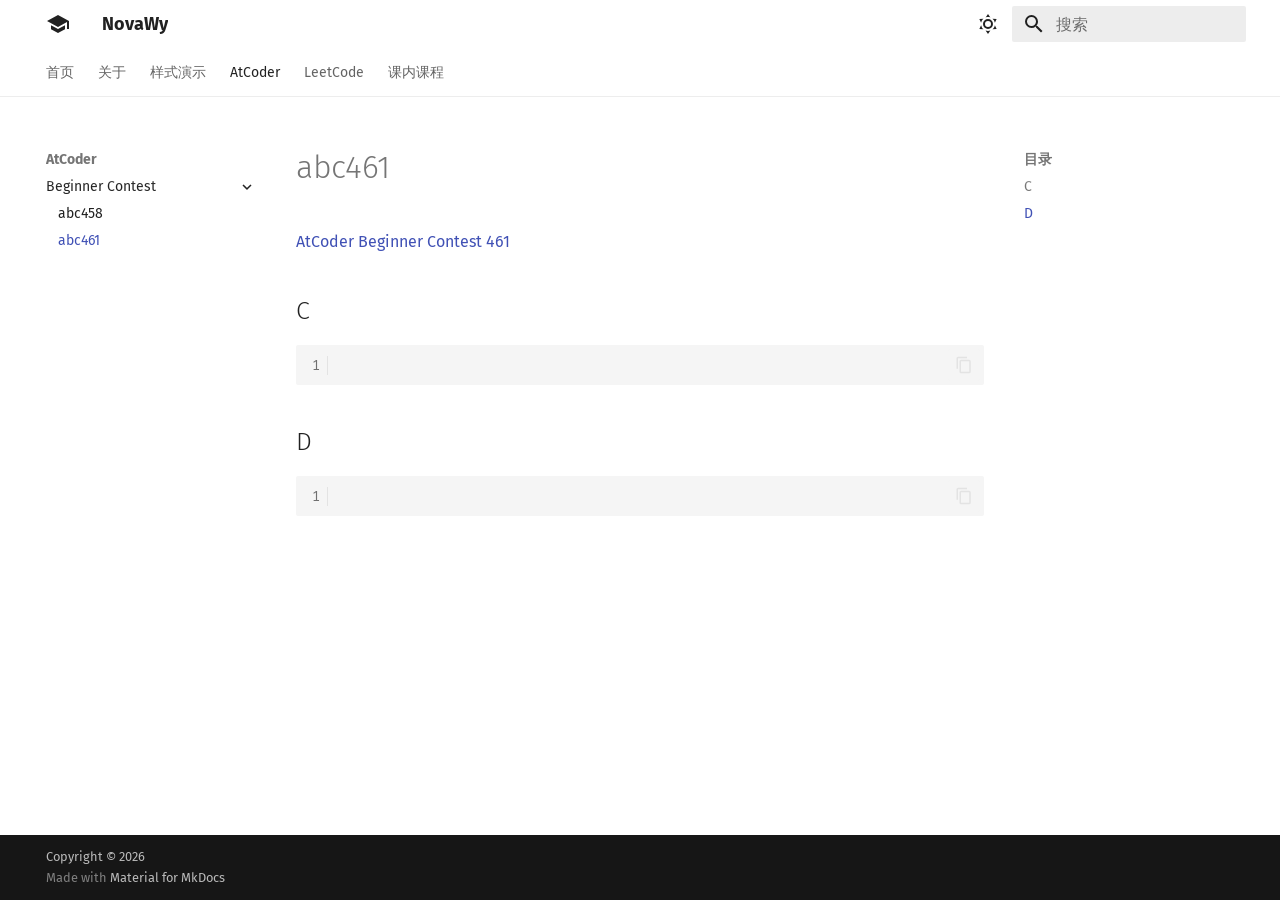
<file: AtCoder/AtCoder_Beginner_Contest/abc461/index.html>
<!doctype html>
<html lang="zh" class="no-js">
  <head>
    
      <meta charset="utf-8">
      <meta name="viewport" content="width=device-width,initial-scale=1">
      
        <meta name="description" content="个人技术博客">
      
      
      
        <link rel="canonical" href="https://weiy02.github.io/Wei_Blog/AtCoder/AtCoder_Beginner_Contest/abc461/">
      
      
        <link rel="prev" href="../abc458/">
      
      
        <link rel="next" href="../../../LeetCode/11/">
      
      
        
      
      
      <link rel="icon" href="../../../favicon.ico">
      <meta name="generator" content="mkdocs-1.6.1, mkdocs-material-9.7.6">
    
    
      
        <title>abc461 - NovaWy</title>
      
    
    
      <link rel="stylesheet" href="../../../assets/stylesheets/main.484c7ddc.min.css">
      
        
        <link rel="stylesheet" href="../../../assets/stylesheets/palette.ab4e12ef.min.css">
      
      


    
    
      
    
    
      
        
        
        <link rel="preconnect" href="https://fonts.gstatic.com" crossorigin>
        <link rel="stylesheet" href="https://fonts.googleapis.com/css?family=Fira+Sans:300,300i,400,400i,700,700i%7CFira+Mono:400,400i,700,700i&display=fallback">
        <style>:root{--md-text-font:"Fira Sans";--md-code-font:"Fira Mono"}</style>
      
    
    
    <script>__md_scope=new URL("../../..",location),__md_hash=e=>[...e].reduce(((e,_)=>(e<<5)-e+_.charCodeAt(0)),0),__md_get=(e,_=localStorage,t=__md_scope)=>JSON.parse(_.getItem(t.pathname+"."+e)),__md_set=(e,_,t=localStorage,a=__md_scope)=>{try{t.setItem(a.pathname+"."+e,JSON.stringify(_))}catch(e){}}</script>
    
      

    
    
  </head>
  
  
    
    
      
    
    
    
    
    <body dir="ltr" data-md-color-scheme="default" data-md-color-primary="white" data-md-color-accent="red">
  
    
    <input class="md-toggle" data-md-toggle="drawer" type="checkbox" id="__drawer" autocomplete="off">
    <input class="md-toggle" data-md-toggle="search" type="checkbox" id="__search" autocomplete="off">
    <label class="md-overlay" for="__drawer"></label>
    <div data-md-component="skip">
      
        
        <a href="#c" class="md-skip">
          跳转至
        </a>
      
    </div>
    <div data-md-component="announce">
      
    </div>
    
    
      

<header class="md-header" data-md-component="header">
  <nav class="md-header__inner md-grid" aria-label="页眉">
    <a href="../../.." title="NovaWy" class="md-header__button md-logo" aria-label="NovaWy" data-md-component="logo">
      
  
  <svg xmlns="http://www.w3.org/2000/svg" viewBox="0 0 24 24"><path d="M12 3 1 9l11 6 9-4.91V17h2V9M5 13.18v4L12 21l7-3.82v-4L12 17z"/></svg>

    </a>
    <label class="md-header__button md-icon" for="__drawer">
      
      <svg xmlns="http://www.w3.org/2000/svg" viewBox="0 0 24 24"><path d="M3 6h18v2H3zm0 5h18v2H3zm0 5h18v2H3z"/></svg>
    </label>
    <div class="md-header__title" data-md-component="header-title">
      <div class="md-header__ellipsis">
        <div class="md-header__topic">
          <span class="md-ellipsis">
            NovaWy
          </span>
        </div>
        <div class="md-header__topic" data-md-component="header-topic">
          <span class="md-ellipsis">
            
              abc461
            
          </span>
        </div>
      </div>
    </div>
    
      
        <form class="md-header__option" data-md-component="palette">
  
    
    
    
    <input class="md-option" data-md-color-media="(prefers-color-scheme: light)" data-md-color-scheme="default" data-md-color-primary="white" data-md-color-accent="red"  aria-label="切换暗色模式"  type="radio" name="__palette" id="__palette_0">
    
      <label class="md-header__button md-icon" title="切换暗色模式" for="__palette_1" hidden>
        <svg xmlns="http://www.w3.org/2000/svg" viewBox="0 0 24 24"><path d="M12 7a5 5 0 0 1 5 5 5 5 0 0 1-5 5 5 5 0 0 1-5-5 5 5 0 0 1 5-5m0 2a3 3 0 0 0-3 3 3 3 0 0 0 3 3 3 3 0 0 0 3-3 3 3 0 0 0-3-3m0-7 2.39 3.42C13.65 5.15 12.84 5 12 5s-1.65.15-2.39.42zM3.34 7l4.16-.35A7.2 7.2 0 0 0 5.94 8.5c-.44.74-.69 1.5-.83 2.29zm.02 10 1.76-3.77a7.131 7.131 0 0 0 2.38 4.14zM20.65 7l-1.77 3.79a7.02 7.02 0 0 0-2.38-4.15zm-.01 10-4.14.36c.59-.51 1.12-1.14 1.54-1.86.42-.73.69-1.5.83-2.29zM12 22l-2.41-3.44c.74.27 1.55.44 2.41.44.82 0 1.63-.17 2.37-.44z"/></svg>
      </label>
    
  
    
    
    
    <input class="md-option" data-md-color-media="(prefers-color-scheme: dark)" data-md-color-scheme="slate" data-md-color-primary="blue" data-md-color-accent="blue"  aria-label="切换亮色模式"  type="radio" name="__palette" id="__palette_1">
    
      <label class="md-header__button md-icon" title="切换亮色模式" for="__palette_0" hidden>
        <svg xmlns="http://www.w3.org/2000/svg" viewBox="0 0 24 24"><path d="m17.75 4.09-2.53 1.94.91 3.06-2.63-1.81-2.63 1.81.91-3.06-2.53-1.94L12.44 4l1.06-3 1.06 3zm3.5 6.91-1.64 1.25.59 1.98-1.7-1.17-1.7 1.17.59-1.98L15.75 11l2.06-.05L18.5 9l.69 1.95zm-2.28 4.95c.83-.08 1.72 1.1 1.19 1.85-.32.45-.66.87-1.08 1.27C15.17 23 8.84 23 4.94 19.07c-3.91-3.9-3.91-10.24 0-14.14.4-.4.82-.76 1.27-1.08.75-.53 1.93.36 1.85 1.19-.27 2.86.69 5.83 2.89 8.02a9.96 9.96 0 0 0 8.02 2.89m-1.64 2.02a12.08 12.08 0 0 1-7.8-3.47c-2.17-2.19-3.33-5-3.49-7.82-2.81 3.14-2.7 7.96.31 10.98 3.02 3.01 7.84 3.12 10.98.31"/></svg>
      </label>
    
  
</form>
      
    
    
      <script>var palette=__md_get("__palette");if(palette&&palette.color){if("(prefers-color-scheme)"===palette.color.media){var media=matchMedia("(prefers-color-scheme: light)"),input=document.querySelector(media.matches?"[data-md-color-media='(prefers-color-scheme: light)']":"[data-md-color-media='(prefers-color-scheme: dark)']");palette.color.media=input.getAttribute("data-md-color-media"),palette.color.scheme=input.getAttribute("data-md-color-scheme"),palette.color.primary=input.getAttribute("data-md-color-primary"),palette.color.accent=input.getAttribute("data-md-color-accent")}for(var[key,value]of Object.entries(palette.color))document.body.setAttribute("data-md-color-"+key,value)}</script>
    
    
    
      
      
        <label class="md-header__button md-icon" for="__search">
          
          <svg xmlns="http://www.w3.org/2000/svg" viewBox="0 0 24 24"><path d="M9.5 3A6.5 6.5 0 0 1 16 9.5c0 1.61-.59 3.09-1.56 4.23l.27.27h.79l5 5-1.5 1.5-5-5v-.79l-.27-.27A6.52 6.52 0 0 1 9.5 16 6.5 6.5 0 0 1 3 9.5 6.5 6.5 0 0 1 9.5 3m0 2C7 5 5 7 5 9.5S7 14 9.5 14 14 12 14 9.5 12 5 9.5 5"/></svg>
        </label>
        <div class="md-search" data-md-component="search" role="dialog">
  <label class="md-search__overlay" for="__search"></label>
  <div class="md-search__inner" role="search">
    <form class="md-search__form" name="search">
      <input type="text" class="md-search__input" name="query" aria-label="搜索" placeholder="搜索" autocapitalize="off" autocorrect="off" autocomplete="off" spellcheck="false" data-md-component="search-query" required>
      <label class="md-search__icon md-icon" for="__search">
        
        <svg xmlns="http://www.w3.org/2000/svg" viewBox="0 0 24 24"><path d="M9.5 3A6.5 6.5 0 0 1 16 9.5c0 1.61-.59 3.09-1.56 4.23l.27.27h.79l5 5-1.5 1.5-5-5v-.79l-.27-.27A6.52 6.52 0 0 1 9.5 16 6.5 6.5 0 0 1 3 9.5 6.5 6.5 0 0 1 9.5 3m0 2C7 5 5 7 5 9.5S7 14 9.5 14 14 12 14 9.5 12 5 9.5 5"/></svg>
        
        <svg xmlns="http://www.w3.org/2000/svg" viewBox="0 0 24 24"><path d="M20 11v2H8l5.5 5.5-1.42 1.42L4.16 12l7.92-7.92L13.5 5.5 8 11z"/></svg>
      </label>
      <nav class="md-search__options" aria-label="查找">
        
        <button type="reset" class="md-search__icon md-icon" title="清空当前内容" aria-label="清空当前内容" tabindex="-1">
          
          <svg xmlns="http://www.w3.org/2000/svg" viewBox="0 0 24 24"><path d="M19 6.41 17.59 5 12 10.59 6.41 5 5 6.41 10.59 12 5 17.59 6.41 19 12 13.41 17.59 19 19 17.59 13.41 12z"/></svg>
        </button>
      </nav>
      
    </form>
    <div class="md-search__output">
      <div class="md-search__scrollwrap" tabindex="0" data-md-scrollfix>
        <div class="md-search-result" data-md-component="search-result">
          <div class="md-search-result__meta">
            正在初始化搜索引擎
          </div>
          <ol class="md-search-result__list" role="presentation"></ol>
        </div>
      </div>
    </div>
  </div>
</div>
      
    
    
  </nav>
  
</header>
    
    <div class="md-container" data-md-component="container">
      
      
        
          
            
<nav class="md-tabs" aria-label="标签" data-md-component="tabs">
  <div class="md-grid">
    <ul class="md-tabs__list">
      
        
  
  
  
  
    <li class="md-tabs__item">
      <a href="../../.." class="md-tabs__link">
        
  
  
    
  
  首页

      </a>
    </li>
  

      
        
  
  
  
  
    <li class="md-tabs__item">
      <a href="../../../about/" class="md-tabs__link">
        
  
  
    
  
  关于

      </a>
    </li>
  

      
        
  
  
  
  
    <li class="md-tabs__item">
      <a href="../../../demo/" class="md-tabs__link">
        
  
  
    
  
  样式演示

      </a>
    </li>
  

      
        
  
  
  
    
  
  
    
    
      
  
  
  
    
  
  
    
    
      <li class="md-tabs__item md-tabs__item--active">
        <a href="../abc458/" class="md-tabs__link">
          
  
  
  AtCoder

        </a>
      </li>
    
  

    
  

      
        
  
  
  
  
    
    
      <li class="md-tabs__item">
        <a href="../../../LeetCode/11/" class="md-tabs__link">
          
  
  
  LeetCode

        </a>
      </li>
    
  

      
        
  
  
  
  
    
    
      <li class="md-tabs__item">
        <a href="../../../Classes/%E6%95%B0%E6%8D%AE%E5%BA%93/" class="md-tabs__link">
          
  
  
  课内课程

        </a>
      </li>
    
  

      
    </ul>
  </div>
</nav>
          
        
      
      <main class="md-main" data-md-component="main">
        <div class="md-main__inner md-grid">
          
            
              
              <div class="md-sidebar md-sidebar--primary" data-md-component="sidebar" data-md-type="navigation" >
                <div class="md-sidebar__scrollwrap">
                  <div class="md-sidebar__inner">
                    


  


<nav class="md-nav md-nav--primary md-nav--lifted" aria-label="导航栏" data-md-level="0">
  <label class="md-nav__title" for="__drawer">
    <a href="../../.." title="NovaWy" class="md-nav__button md-logo" aria-label="NovaWy" data-md-component="logo">
      
  
  <svg xmlns="http://www.w3.org/2000/svg" viewBox="0 0 24 24"><path d="M12 3 1 9l11 6 9-4.91V17h2V9M5 13.18v4L12 21l7-3.82v-4L12 17z"/></svg>

    </a>
    NovaWy
  </label>
  
  <ul class="md-nav__list" data-md-scrollfix>
    
      
      
  
  
  
  
    <li class="md-nav__item">
      <a href="../../.." class="md-nav__link">
        
  
  
  <span class="md-ellipsis">
    
  
    首页
  

    
  </span>
  
  

      </a>
    </li>
  

    
      
      
  
  
  
  
    <li class="md-nav__item">
      <a href="../../../about/" class="md-nav__link">
        
  
  
  <span class="md-ellipsis">
    
  
    关于
  

    
  </span>
  
  

      </a>
    </li>
  

    
      
      
  
  
  
  
    <li class="md-nav__item">
      <a href="../../../demo/" class="md-nav__link">
        
  
  
  <span class="md-ellipsis">
    
  
    样式演示
  

    
  </span>
  
  

      </a>
    </li>
  

    
      
      
  
  
    
  
  
  
    
    
    
    
      
        
        
      
      
    
    
    <li class="md-nav__item md-nav__item--active md-nav__item--section md-nav__item--nested">
      
        
        
        <input class="md-nav__toggle md-toggle " type="checkbox" id="__nav_4" checked>
        
          
          <label class="md-nav__link" for="__nav_4" id="__nav_4_label" tabindex="">
            
  
  
  <span class="md-ellipsis">
    
  
    AtCoder
  

    
  </span>
  
  

            <span class="md-nav__icon md-icon"></span>
          </label>
        
        <nav class="md-nav" data-md-level="1" aria-labelledby="__nav_4_label" aria-expanded="true">
          <label class="md-nav__title" for="__nav_4">
            <span class="md-nav__icon md-icon"></span>
            
  
    AtCoder
  

          </label>
          <ul class="md-nav__list" data-md-scrollfix>
            
              
                
  
  
    
  
  
  
    
    
    
    
      
      
    
    
    <li class="md-nav__item md-nav__item--active md-nav__item--nested">
      
        
        
        <input class="md-nav__toggle md-toggle " type="checkbox" id="__nav_4_1" checked>
        
          
          <label class="md-nav__link" for="__nav_4_1" id="__nav_4_1_label" tabindex="0">
            
  
  
  <span class="md-ellipsis">
    
  
    Beginner Contest
  

    
  </span>
  
  

            <span class="md-nav__icon md-icon"></span>
          </label>
        
        <nav class="md-nav" data-md-level="2" aria-labelledby="__nav_4_1_label" aria-expanded="true">
          <label class="md-nav__title" for="__nav_4_1">
            <span class="md-nav__icon md-icon"></span>
            
  
    Beginner Contest
  

          </label>
          <ul class="md-nav__list" data-md-scrollfix>
            
              
                
  
  
  
  
    <li class="md-nav__item">
      <a href="../abc458/" class="md-nav__link">
        
  
  
  <span class="md-ellipsis">
    
  
    abc458
  

    
  </span>
  
  

      </a>
    </li>
  

              
            
              
                
  
  
    
  
  
  
    <li class="md-nav__item md-nav__item--active">
      
      <input class="md-nav__toggle md-toggle" type="checkbox" id="__toc">
      
      
      
        <label class="md-nav__link md-nav__link--active" for="__toc">
          
  
  
  <span class="md-ellipsis">
    
  
    abc461
  

    
  </span>
  
  

          <span class="md-nav__icon md-icon"></span>
        </label>
      
      <a href="./" class="md-nav__link md-nav__link--active">
        
  
  
  <span class="md-ellipsis">
    
  
    abc461
  

    
  </span>
  
  

      </a>
      
        

<nav class="md-nav md-nav--secondary" aria-label="目录">
  
  
  
  
    <label class="md-nav__title" for="__toc">
      <span class="md-nav__icon md-icon"></span>
      目录
    </label>
    <ul class="md-nav__list" data-md-component="toc" data-md-scrollfix>
      
        <li class="md-nav__item">
  <a href="#c" class="md-nav__link">
    <span class="md-ellipsis">
      
        C
      
    </span>
  </a>
  
</li>
      
        <li class="md-nav__item">
  <a href="#d" class="md-nav__link">
    <span class="md-ellipsis">
      
        D
      
    </span>
  </a>
  
</li>
      
    </ul>
  
</nav>
      
    </li>
  

              
            
          </ul>
        </nav>
      
    </li>
  

              
            
          </ul>
        </nav>
      
    </li>
  

    
      
      
  
  
  
  
    
    
    
    
      
      
    
    
    <li class="md-nav__item md-nav__item--nested">
      
        
        
        <input class="md-nav__toggle md-toggle " type="checkbox" id="__nav_5" >
        
          
          <label class="md-nav__link" for="__nav_5" id="__nav_5_label" tabindex="0">
            
  
  
  <span class="md-ellipsis">
    
  
    LeetCode
  

    
  </span>
  
  

            <span class="md-nav__icon md-icon"></span>
          </label>
        
        <nav class="md-nav" data-md-level="1" aria-labelledby="__nav_5_label" aria-expanded="false">
          <label class="md-nav__title" for="__nav_5">
            <span class="md-nav__icon md-icon"></span>
            
  
    LeetCode
  

          </label>
          <ul class="md-nav__list" data-md-scrollfix>
            
              
                
  
  
  
  
    <li class="md-nav__item">
      <a href="../../../LeetCode/11/" class="md-nav__link">
        
  
  
  <span class="md-ellipsis">
    
  
    第11题
  

    
  </span>
  
  

      </a>
    </li>
  

              
            
              
                
  
  
  
  
    <li class="md-nav__item">
      <a href="../../../LeetCode/46/" class="md-nav__link">
        
  
  
  <span class="md-ellipsis">
    
  
    第46题
  

    
  </span>
  
  

      </a>
    </li>
  

              
            
          </ul>
        </nav>
      
    </li>
  

    
      
      
  
  
  
  
    
    
    
    
      
      
    
    
    <li class="md-nav__item md-nav__item--nested">
      
        
        
        <input class="md-nav__toggle md-toggle " type="checkbox" id="__nav_6" >
        
          
          <label class="md-nav__link" for="__nav_6" id="__nav_6_label" tabindex="0">
            
  
  
  <span class="md-ellipsis">
    
  
    课内课程
  

    
  </span>
  
  

            <span class="md-nav__icon md-icon"></span>
          </label>
        
        <nav class="md-nav" data-md-level="1" aria-labelledby="__nav_6_label" aria-expanded="false">
          <label class="md-nav__title" for="__nav_6">
            <span class="md-nav__icon md-icon"></span>
            
  
    课内课程
  

          </label>
          <ul class="md-nav__list" data-md-scrollfix>
            
              
                
  
  
  
  
    <li class="md-nav__item">
      <a href="../../../Classes/%E6%95%B0%E6%8D%AE%E5%BA%93/" class="md-nav__link">
        
  
  
  <span class="md-ellipsis">
    
  
    数据库
  

    
  </span>
  
  

      </a>
    </li>
  

              
            
              
                
  
  
  
  
    <li class="md-nav__item">
      <a href="../../../Classes/Java/" class="md-nav__link">
        
  
  
  <span class="md-ellipsis">
    
  
    Java
  

    
  </span>
  
  

      </a>
    </li>
  

              
            
          </ul>
        </nav>
      
    </li>
  

    
  </ul>
</nav>
                  </div>
                </div>
              </div>
            
            
              
              <div class="md-sidebar md-sidebar--secondary" data-md-component="sidebar" data-md-type="toc" >
                <div class="md-sidebar__scrollwrap">
                  <div class="md-sidebar__inner">
                    

<nav class="md-nav md-nav--secondary" aria-label="目录">
  
  
  
  
    <label class="md-nav__title" for="__toc">
      <span class="md-nav__icon md-icon"></span>
      目录
    </label>
    <ul class="md-nav__list" data-md-component="toc" data-md-scrollfix>
      
        <li class="md-nav__item">
  <a href="#c" class="md-nav__link">
    <span class="md-ellipsis">
      
        C
      
    </span>
  </a>
  
</li>
      
        <li class="md-nav__item">
  <a href="#d" class="md-nav__link">
    <span class="md-ellipsis">
      
        D
      
    </span>
  </a>
  
</li>
      
    </ul>
  
</nav>
                  </div>
                </div>
              </div>
            
          
          
            <div class="md-content" data-md-component="content">
              
              <article class="md-content__inner md-typeset">
                
                  



  <h1>abc461</h1>

<p><a href="https://atcoder.jp/contests/abc461/tasks">AtCoder Beginner Contest 461</a></p>
<h2 id="c">C<a class="headerlink" href="#c" title="Permanent link"></a></h2>
<div class="highlight"><table class="highlighttable"><tr><td class="linenos"><div class="linenodiv"><pre><span></span><span class="normal">1</span></pre></div></td><td class="code"><div><pre><span></span><code>
</code></pre></div></td></tr></table></div>
<h2 id="d">D<a class="headerlink" href="#d" title="Permanent link"></a></h2>
<div class="highlight"><table class="highlighttable"><tr><td class="linenos"><div class="linenodiv"><pre><span></span><span class="normal">1</span></pre></div></td><td class="code"><div><pre><span></span><code>
</code></pre></div></td></tr></table></div>







  
  






                
              </article>
            </div>
          
          
<script>var target=document.getElementById(location.hash.slice(1));target&&target.name&&(target.checked=target.name.startsWith("__tabbed_"))</script>
        </div>
        
      </main>
      
        <footer class="md-footer">
  
  <div class="md-footer-meta md-typeset">
    <div class="md-footer-meta__inner md-grid">
      <div class="md-copyright">
  
    <div class="md-copyright__highlight">
      Copyright &copy; 2026
    </div>
  
  
    Made with
    <a href="https://squidfunk.github.io/mkdocs-material/" target="_blank" rel="noopener">
      Material for MkDocs
    </a>
  
</div>
      
    </div>
  </div>
</footer>
      
    </div>
    <div class="md-dialog" data-md-component="dialog">
      <div class="md-dialog__inner md-typeset"></div>
    </div>
    
    
    
      
      
      <script id="__config" type="application/json">{"annotate": null, "base": "../../..", "features": ["navigation.tabs", "navigation.instant", "content.code.copy"], "search": "../../../assets/javascripts/workers/search.2c215733.min.js", "tags": null, "translations": {"clipboard.copied": "\u5df2\u590d\u5236", "clipboard.copy": "\u590d\u5236", "search.result.more.one": "\u5728\u8be5\u9875\u4e0a\u8fd8\u6709 1 \u4e2a\u7b26\u5408\u6761\u4ef6\u7684\u7ed3\u679c", "search.result.more.other": "\u5728\u8be5\u9875\u4e0a\u8fd8\u6709 # \u4e2a\u7b26\u5408\u6761\u4ef6\u7684\u7ed3\u679c", "search.result.none": "\u6ca1\u6709\u627e\u5230\u7b26\u5408\u6761\u4ef6\u7684\u7ed3\u679c", "search.result.one": "\u627e\u5230 1 \u4e2a\u7b26\u5408\u6761\u4ef6\u7684\u7ed3\u679c", "search.result.other": "# \u4e2a\u7b26\u5408\u6761\u4ef6\u7684\u7ed3\u679c", "search.result.placeholder": "\u952e\u5165\u4ee5\u5f00\u59cb\u641c\u7d22", "search.result.term.missing": "\u7f3a\u5c11", "select.version": "\u9009\u62e9\u5f53\u524d\u7248\u672c"}, "version": null}</script>
    
    
      <script src="../../../assets/javascripts/bundle.79ae519e.min.js"></script>
      
    
  </body>
</html>
</file>
<file: assets/stylesheets/main.484c7ddc.min.css>
@charset "UTF-8";html{-webkit-text-size-adjust:none;-moz-text-size-adjust:none;text-size-adjust:none;box-sizing:border-box}*,:after,:before{box-sizing:inherit}@media (prefers-reduced-motion){*,:after,:before{transition:none!important}}body{margin:0}a,button,input,label{-webkit-tap-highlight-color:transparent}a{color:inherit;text-decoration:none}hr{border:0;box-sizing:initial;display:block;height:.05rem;overflow:visible;padding:0}small{font-size:80%}sub,sup{line-height:1em}img{border-style:none}table{border-collapse:initial;border-spacing:0}td,th{font-weight:400;vertical-align:top}button{background:#0000;border:0;font-family:inherit;font-size:inherit;margin:0;padding:0}input{border:0;outline:none}:root{--md-primary-fg-color:#4051b5;--md-primary-fg-color--light:#5d6cc0;--md-primary-fg-color--dark:#303fa1;--md-primary-bg-color:#fff;--md-primary-bg-color--light:#ffffffb3;--md-accent-fg-color:#526cfe;--md-accent-fg-color--transparent:#526cfe1a;--md-accent-bg-color:#fff;--md-accent-bg-color--light:#ffffffb3}[data-md-color-scheme=default]{color-scheme:light}[data-md-color-scheme=default] img[src$="#gh-dark-mode-only"],[data-md-color-scheme=default] img[src$="#only-dark"]{display:none}:root,[data-md-color-scheme=default]{--md-hue:225deg;--md-default-fg-color:#000000de;--md-default-fg-color--light:#0000008a;--md-default-fg-color--lighter:#00000052;--md-default-fg-color--lightest:#00000012;--md-default-bg-color:#fff;--md-default-bg-color--light:#ffffffb3;--md-default-bg-color--lighter:#ffffff4d;--md-default-bg-color--lightest:#ffffff1f;--md-code-fg-color:#36464e;--md-code-bg-color:#f5f5f5;--md-code-bg-color--light:#f5f5f5b3;--md-code-bg-color--lighter:#f5f5f54d;--md-code-hl-color:#4287ff;--md-code-hl-color--light:#4287ff1a;--md-code-hl-number-color:#d52a2a;--md-code-hl-special-color:#db1457;--md-code-hl-function-color:#a846b9;--md-code-hl-constant-color:#6e59d9;--md-code-hl-keyword-color:#3f6ec6;--md-code-hl-string-color:#1c7d4d;--md-code-hl-name-color:var(--md-code-fg-color);--md-code-hl-operator-color:var(--md-default-fg-color--light);--md-code-hl-punctuation-color:var(--md-default-fg-color--light);--md-code-hl-comment-color:var(--md-default-fg-color--light);--md-code-hl-generic-color:var(--md-default-fg-color--light);--md-code-hl-variable-color:var(--md-default-fg-color--light);--md-typeset-color:var(--md-default-fg-color);--md-typeset-a-color:var(--md-primary-fg-color);--md-typeset-del-color:#f5503d26;--md-typeset-ins-color:#0bd57026;--md-typeset-kbd-color:#fafafa;--md-typeset-kbd-accent-color:#fff;--md-typeset-kbd-border-color:#b8b8b8;--md-typeset-mark-color:#ffff0080;--md-typeset-table-color:#0000001f;--md-typeset-table-color--light:rgba(0,0,0,.035);--md-admonition-fg-color:var(--md-default-fg-color);--md-admonition-bg-color:var(--md-default-bg-color);--md-warning-fg-color:#000000de;--md-warning-bg-color:#ff9;--md-footer-fg-color:#fff;--md-footer-fg-color--light:#ffffffb3;--md-footer-fg-color--lighter:#ffffff73;--md-footer-bg-color:#000000de;--md-footer-bg-color--dark:#00000052;--md-shadow-z1:0 0.2rem 0.5rem #0000000d,0 0 0.05rem #0000001a;--md-shadow-z2:0 0.2rem 0.5rem #0000001a,0 0 0.05rem #00000040;--md-shadow-z3:0 0.2rem 0.5rem #0003,0 0 0.05rem #00000059}.md-icon svg{fill:currentcolor;display:block;height:1.2rem;width:1.2rem}body{-webkit-font-smoothing:antialiased;-moz-osx-font-smoothing:grayscale;--md-text-font-family:var(--md-text-font,_),-apple-system,BlinkMacSystemFont,Helvetica,Arial,sans-serif;--md-code-font-family:var(--md-code-font,_),SFMono-Regular,Consolas,Menlo,monospace}aside,body,input{font-feature-settings:"kern","liga";color:var(--md-typeset-color);font-family:var(--md-text-font-family)}code,kbd,pre{font-feature-settings:"kern";font-family:var(--md-code-font-family)}:root{--md-typeset-table-sort-icon:url('data:image/svg+xml;charset=utf-8,<svg xmlns="http://www.w3.org/2000/svg" viewBox="0 0 24 24"><path d="m18 21-4-4h3V7h-3l4-4 4 4h-3v10h3M2 19v-2h10v2M2 13v-2h7v2M2 7V5h4v2z"/></svg>');--md-typeset-table-sort-icon--asc:url('data:image/svg+xml;charset=utf-8,<svg xmlns="http://www.w3.org/2000/svg" viewBox="0 0 24 24"><path d="M19 17h3l-4 4-4-4h3V3h2M2 17h10v2H2M6 5v2H2V5m0 6h7v2H2z"/></svg>');--md-typeset-table-sort-icon--desc:url('data:image/svg+xml;charset=utf-8,<svg xmlns="http://www.w3.org/2000/svg" viewBox="0 0 24 24"><path d="M19 7h3l-4-4-4 4h3v14h2M2 17h10v2H2M6 5v2H2V5m0 6h7v2H2z"/></svg>')}.md-typeset{-webkit-print-color-adjust:exact;color-adjust:exact;font-size:.8rem;line-height:1.6;overflow-wrap:break-word}@media print{.md-typeset{font-size:.68rem}}.md-typeset blockquote,.md-typeset dl,.md-typeset figure,.md-typeset ol,.md-typeset pre,.md-typeset ul{margin-bottom:1em;margin-top:1em}.md-typeset h1{color:var(--md-default-fg-color--light);font-size:2em;line-height:1.3;margin:0 0 1.25em}.md-typeset h1,.md-typeset h2{font-weight:300;letter-spacing:-.01em}.md-typeset h2{font-size:1.5625em;line-height:1.4;margin:1.6em 0 .64em}.md-typeset h3{font-size:1.25em;font-weight:400;letter-spacing:-.01em;line-height:1.5;margin:1.6em 0 .8em}.md-typeset h2+h3{margin-top:.8em}.md-typeset h4{font-weight:700;letter-spacing:-.01em;margin:1em 0}.md-typeset h5,.md-typeset h6{color:var(--md-default-fg-color--light);font-size:.8em;font-weight:700;letter-spacing:-.01em;margin:1.25em 0}.md-typeset h5{text-transform:uppercase}.md-typeset h5 code{text-transform:none}.md-typeset hr{border-bottom:.05rem solid var(--md-default-fg-color--lightest);display:flow-root;margin:1.5em 0}.md-typeset a{color:var(--md-typeset-a-color);word-break:break-word}.md-typeset a,.md-typeset a:before{transition:color 125ms}.md-typeset a:focus,.md-typeset a:hover{color:var(--md-accent-fg-color)}.md-typeset a:focus code,.md-typeset a:hover code{background-color:var(--md-accent-fg-color--transparent);color:var(--md-accent-fg-color)}.md-typeset a code{color:var(--md-typeset-a-color)}.md-typeset a.focus-visible{outline-color:var(--md-accent-fg-color);outline-offset:.2rem}.md-typeset code,.md-typeset kbd,.md-typeset pre{color:var(--md-code-fg-color);direction:ltr;font-variant-ligatures:none;transition:background-color 125ms}@media print{.md-typeset code,.md-typeset kbd,.md-typeset pre{white-space:pre-wrap}}.md-typeset code{background-color:var(--md-code-bg-color);border-radius:.1rem;-webkit-box-decoration-break:clone;box-decoration-break:clone;font-size:.85em;padding:0 .2941176471em;transition:color 125ms,background-color 125ms;word-break:break-word}.md-typeset code:not(.focus-visible){-webkit-tap-highlight-color:transparent;outline:none}.md-typeset pre{display:flow-root;line-height:1.4;position:relative}.md-typeset pre>code{-webkit-box-decoration-break:slice;box-decoration-break:slice;box-shadow:none;display:block;margin:0;outline-color:var(--md-accent-fg-color);overflow:auto;padding:.7720588235em 1.1764705882em;scrollbar-color:var(--md-default-fg-color--lighter) #0000;scrollbar-width:thin;touch-action:auto;word-break:normal}.md-typeset pre>code:hover{scrollbar-color:var(--md-accent-fg-color) #0000}.md-typeset pre>code::-webkit-scrollbar{height:.2rem;width:.2rem}.md-typeset pre>code::-webkit-scrollbar-thumb{background-color:var(--md-default-fg-color--lighter)}.md-typeset pre>code::-webkit-scrollbar-thumb:hover{background-color:var(--md-accent-fg-color)}.md-typeset kbd{background-color:var(--md-typeset-kbd-color);border-radius:.1rem;box-shadow:0 .1rem 0 .05rem var(--md-typeset-kbd-border-color),0 .1rem 0 var(--md-typeset-kbd-border-color),0 -.1rem .2rem var(--md-typeset-kbd-accent-color) inset;color:var(--md-default-fg-color);display:inline-block;font-size:.75em;padding:0 .6666666667em;vertical-align:text-top;word-break:break-word}.md-typeset mark{background-color:var(--md-typeset-mark-color);-webkit-box-decoration-break:clone;box-decoration-break:clone;color:inherit;word-break:break-word}.md-typeset abbr{cursor:help;text-decoration:none}.md-typeset [data-preview],.md-typeset abbr{border-bottom:.05rem dotted var(--md-default-fg-color--light)}.md-typeset small{opacity:.75}[dir=ltr] .md-typeset sub,[dir=ltr] .md-typeset sup{margin-left:.078125em}[dir=rtl] .md-typeset sub,[dir=rtl] .md-typeset sup{margin-right:.078125em}[dir=ltr] .md-typeset blockquote{padding-left:.6rem}[dir=rtl] .md-typeset blockquote{padding-right:.6rem}[dir=ltr] .md-typeset blockquote{border-left:.2rem solid var(--md-default-fg-color--lighter)}[dir=rtl] .md-typeset blockquote{border-right:.2rem solid var(--md-default-fg-color--lighter)}.md-typeset blockquote{color:var(--md-default-fg-color--light);margin-left:0;margin-right:0}.md-typeset ul{list-style-type:disc}.md-typeset ul[type]{list-style-type:revert-layer}[dir=ltr] .md-typeset ol,[dir=ltr] .md-typeset ul{margin-left:.625em}[dir=rtl] .md-typeset ol,[dir=rtl] .md-typeset ul{margin-right:.625em}.md-typeset ol,.md-typeset ul{padding:0}.md-typeset ol:not([hidden]),.md-typeset ul:not([hidden]){display:flow-root}.md-typeset ol ol,.md-typeset ul ol{list-style-type:lower-alpha}.md-typeset ol ol ol,.md-typeset ul ol ol{list-style-type:lower-roman}.md-typeset ol ol ol ol,.md-typeset ul ol ol ol{list-style-type:upper-alpha}.md-typeset ol ol ol ol ol,.md-typeset ul ol ol ol ol{list-style-type:upper-roman}.md-typeset ol[type],.md-typeset ul[type]{list-style-type:revert-layer}[dir=ltr] .md-typeset ol li,[dir=ltr] .md-typeset ul li{margin-left:1.25em}[dir=rtl] .md-typeset ol li,[dir=rtl] .md-typeset ul li{margin-right:1.25em}.md-typeset ol li,.md-typeset ul li{margin-bottom:.5em}.md-typeset ol li blockquote,.md-typeset ol li p,.md-typeset ul li blockquote,.md-typeset ul li p{margin:.5em 0}.md-typeset ol li:last-child,.md-typeset ul li:last-child{margin-bottom:0}[dir=ltr] .md-typeset ol li ol,[dir=ltr] .md-typeset ol li ul,[dir=ltr] .md-typeset ul li ol,[dir=ltr] .md-typeset ul li ul{margin-left:.625em}[dir=rtl] .md-typeset ol li ol,[dir=rtl] .md-typeset ol li ul,[dir=rtl] .md-typeset ul li ol,[dir=rtl] .md-typeset ul li ul{margin-right:.625em}.md-typeset ol li ol,.md-typeset ol li ul,.md-typeset ul li ol,.md-typeset ul li ul{margin-bottom:.5em;margin-top:.5em}[dir=ltr] .md-typeset dd{margin-left:1.875em}[dir=rtl] .md-typeset dd{margin-right:1.875em}.md-typeset dd{margin-bottom:1.5em;margin-top:1em}.md-typeset img,.md-typeset svg,.md-typeset video{height:auto;max-width:100%}.md-typeset img[align=left]{margin:1em 1em 1em 0}.md-typeset img[align=right]{margin:1em 0 1em 1em}.md-typeset img[align]:only-child{margin-top:0}.md-typeset figure{display:flow-root;margin:1em auto;max-width:100%;text-align:center;width:fit-content}.md-typeset figure img{display:block;margin:0 auto}.md-typeset figcaption{font-style:italic;margin:1em auto;max-width:24rem}.md-typeset iframe{max-width:100%}.md-typeset table:not([class]){background-color:var(--md-default-bg-color);border:.05rem solid var(--md-typeset-table-color);border-radius:.1rem;display:inline-block;font-size:.64rem;max-width:100%;overflow:auto;touch-action:auto}@media print{.md-typeset table:not([class]){display:table}}.md-typeset table:not([class])+*{margin-top:1.5em}.md-typeset table:not([class]) td>:first-child,.md-typeset table:not([class]) th>:first-child{margin-top:0}.md-typeset table:not([class]) td>:last-child,.md-typeset table:not([class]) th>:last-child{margin-bottom:0}.md-typeset table:not([class]) td:not([align]),.md-typeset table:not([class]) th:not([align]){text-align:left}[dir=rtl] .md-typeset table:not([class]) td:not([align]),[dir=rtl] .md-typeset table:not([class]) th:not([align]){text-align:right}.md-typeset table:not([class]) th{font-weight:700;min-width:5rem;padding:.9375em 1.25em;vertical-align:top}.md-typeset table:not([class]) td{border-top:.05rem solid var(--md-typeset-table-color);padding:.9375em 1.25em;vertical-align:top}.md-typeset table:not([class]) tbody tr{transition:background-color 125ms}.md-typeset table:not([class]) tbody tr:hover{background-color:var(--md-typeset-table-color--light);box-shadow:0 .05rem 0 var(--md-default-bg-color) inset}.md-typeset table:not([class]) a{word-break:normal}.md-typeset table th[role=columnheader]{cursor:pointer}[dir=ltr] .md-typeset table th[role=columnheader]:after{margin-left:.5em}[dir=rtl] .md-typeset table th[role=columnheader]:after{margin-right:.5em}.md-typeset table th[role=columnheader]:after{content:"";display:inline-block;height:1.2em;-webkit-mask-image:var(--md-typeset-table-sort-icon);mask-image:var(--md-typeset-table-sort-icon);-webkit-mask-repeat:no-repeat;mask-repeat:no-repeat;-webkit-mask-size:contain;mask-size:contain;transition:background-color 125ms;vertical-align:text-bottom;width:1.2em}.md-typeset table th[role=columnheader]:hover:after{background-color:var(--md-default-fg-color--lighter)}.md-typeset table th[role=columnheader][aria-sort=ascending]:after{background-color:var(--md-default-fg-color--light);-webkit-mask-image:var(--md-typeset-table-sort-icon--asc);mask-image:var(--md-typeset-table-sort-icon--asc)}.md-typeset table th[role=columnheader][aria-sort=descending]:after{background-color:var(--md-default-fg-color--light);-webkit-mask-image:var(--md-typeset-table-sort-icon--desc);mask-image:var(--md-typeset-table-sort-icon--desc)}.md-typeset__scrollwrap{margin:1em -.8rem;overflow-x:auto;touch-action:auto}.md-typeset__table{display:inline-block;margin-bottom:.5em;padding:0 .8rem}@media print{.md-typeset__table{display:block}}html .md-typeset__table table{display:table;margin:0;overflow:hidden;width:100%}@media screen and (max-width:44.984375em){.md-content__inner>pre{margin:1em -.8rem}.md-content__inner>pre code{border-radius:0}}.md-typeset .md-author{border-radius:100%;display:block;flex-shrink:0;height:1.6rem;overflow:hidden;position:relative;transition:color 125ms,transform 125ms;width:1.6rem}.md-typeset .md-author img{display:block}.md-typeset .md-author--more{background:var(--md-default-fg-color--lightest);color:var(--md-default-fg-color--lighter);font-size:.6rem;font-weight:700;line-height:1.6rem;text-align:center}.md-typeset .md-author--long{height:2.4rem;width:2.4rem}.md-typeset a.md-author{transform:scale(1)}.md-typeset a.md-author img{border-radius:100%;filter:grayscale(100%) opacity(75%);transition:filter 125ms}.md-typeset a.md-author:focus,.md-typeset a.md-author:hover{transform:scale(1.1);z-index:1}.md-typeset a.md-author:focus img,.md-typeset a.md-author:hover img{filter:grayscale(0)}.md-banner{background-color:var(--md-footer-bg-color);color:var(--md-footer-fg-color);overflow:auto}@media print{.md-banner{display:none}}.md-banner--warning{background-color:var(--md-warning-bg-color);color:var(--md-warning-fg-color)}.md-banner__inner{font-size:.7rem;margin:.6rem auto;padding:0 .8rem}[dir=ltr] .md-banner__button{float:right}[dir=rtl] .md-banner__button{float:left}.md-banner__button{color:inherit;cursor:pointer;transition:opacity .25s}.no-js .md-banner__button{display:none}.md-banner__button:hover{opacity:.7}html{font-size:125%;height:100%;overflow-x:hidden}@media screen and (min-width:100em){html{font-size:137.5%}}@media screen and (min-width:125em){html{font-size:150%}}body{background-color:var(--md-default-bg-color);display:flex;flex-direction:column;font-size:.5rem;min-height:100%;position:relative;width:100%}@media print{body{display:block}}@media screen and (max-width:59.984375em){body[data-md-scrolllock]{position:fixed}}.md-grid{margin-left:auto;margin-right:auto;max-width:61rem}.md-container{display:flex;flex-direction:column;flex-grow:1}@media print{.md-container{display:block}}.md-main{flex-grow:1}.md-main__inner{display:flex;height:100%;margin-top:1.5rem}.md-ellipsis{overflow:hidden;text-overflow:ellipsis}.md-toggle{display:none}.md-option{height:0;opacity:0;position:absolute;width:0}.md-option:checked+label:not([hidden]){display:block}.md-option.focus-visible+label{outline-color:var(--md-accent-fg-color);outline-style:auto}.md-skip{background-color:var(--md-default-fg-color);border-radius:.1rem;color:var(--md-default-bg-color);font-size:.64rem;margin:.5rem;opacity:0;outline-color:var(--md-accent-fg-color);padding:.3rem .5rem;position:fixed;transform:translateY(.4rem);z-index:-1}.md-skip:focus{opacity:1;transform:translateY(0);transition:transform .25s cubic-bezier(.4,0,.2,1),opacity 175ms 75ms;z-index:10}@page{margin:25mm}:root{--md-clipboard-icon:url('data:image/svg+xml;charset=utf-8,<svg xmlns="http://www.w3.org/2000/svg" viewBox="0 0 24 24"><path d="M19 21H8V7h11m0-2H8a2 2 0 0 0-2 2v14a2 2 0 0 0 2 2h11a2 2 0 0 0 2-2V7a2 2 0 0 0-2-2m-3-4H4a2 2 0 0 0-2 2v14h2V3h12z"/></svg>')}.md-clipboard{border-radius:.1rem;color:var(--md-default-fg-color--lightest);cursor:pointer;height:1.5em;outline-color:var(--md-accent-fg-color);outline-offset:.1rem;transition:color .25s;width:1.5em;z-index:1}@media print{.md-clipboard{display:none}}.md-clipboard:not(.focus-visible){-webkit-tap-highlight-color:transparent;outline:none}:hover>.md-clipboard{color:var(--md-default-fg-color--light)}.md-clipboard:focus,.md-clipboard:hover{color:var(--md-accent-fg-color)}.md-clipboard:after{background-color:currentcolor;content:"";display:block;height:1.125em;margin:0 auto;-webkit-mask-image:var(--md-clipboard-icon);mask-image:var(--md-clipboard-icon);-webkit-mask-position:center;mask-position:center;-webkit-mask-repeat:no-repeat;mask-repeat:no-repeat;-webkit-mask-size:contain;mask-size:contain;width:1.125em}.md-clipboard--inline{cursor:pointer}.md-clipboard--inline code{transition:color .25s,background-color .25s}.md-clipboard--inline:focus code,.md-clipboard--inline:hover code{background-color:var(--md-accent-fg-color--transparent);color:var(--md-accent-fg-color)}:root{--md-code-select-icon:url('data:image/svg+xml;charset=utf-8,<svg xmlns="http://www.w3.org/2000/svg" viewBox="0 0 24 24"><path d="M19 19h-4v2h4c1.1 0 2-.9 2-2v-4h-2m0-12h-4v2h4v4h2V5c0-1.1-.9-2-2-2M5 5h4V3H5c-1.1 0-2 .9-2 2v4h2m0 6H3v4c0 1.1.9 2 2 2h4v-2H5zm2-4h2v2H7zm4 0h2v2h-2zm4 0h2v2h-2zM7 7h2v2H7zm4 0h2v2h-2zm4 0h2v2h-2zm-8 8h2v2H7zm4 0h2v2h-2zm4 0h2v2h-2z"/></svg>');--md-code-copy-icon:url('data:image/svg+xml;charset=utf-8,<svg xmlns="http://www.w3.org/2000/svg" viewBox="0 0 24 24"><path d="M19 21H8V7h11m0-2H8a2 2 0 0 0-2 2v14a2 2 0 0 0 2 2h11a2 2 0 0 0 2-2V7a2 2 0 0 0-2-2m-3-4H4a2 2 0 0 0-2 2v14h2V3h12z"/></svg>')}.md-typeset .md-code__content{display:grid}.md-code__nav{background-color:var(--md-code-bg-color--lighter);border-radius:.1rem;display:flex;gap:.2rem;padding:.2rem;position:absolute;right:.25em;top:.25em;transition:background-color .25s;z-index:1}:hover>.md-code__nav{background-color:var(--md-code-bg-color--light)}.md-code__button{color:var(--md-default-fg-color--lightest);cursor:pointer;display:block;height:1.5em;outline-color:var(--md-accent-fg-color);outline-offset:.1rem;transition:color .25s;width:1.5em}:hover>*>.md-code__button{color:var(--md-default-fg-color--light)}.md-code__button.focus-visible,.md-code__button:hover{color:var(--md-accent-fg-color)}.md-code__button--active{color:var(--md-default-fg-color)!important}.md-code__button:after{background-color:currentcolor;content:"";display:block;height:1.125em;margin:0 auto;-webkit-mask-position:center;mask-position:center;-webkit-mask-repeat:no-repeat;mask-repeat:no-repeat;-webkit-mask-size:contain;mask-size:contain;width:1.125em}.md-code__button[data-md-type=select]:after{-webkit-mask-image:var(--md-code-select-icon);mask-image:var(--md-code-select-icon)}.md-code__button[data-md-type=copy]:after{-webkit-mask-image:var(--md-code-copy-icon);mask-image:var(--md-code-copy-icon)}@keyframes consent{0%{opacity:0;transform:translateY(100%)}to{opacity:1;transform:translateY(0)}}@keyframes overlay{0%{opacity:0}to{opacity:1}}.md-consent__overlay{animation:overlay .25s both;-webkit-backdrop-filter:blur(.1rem);backdrop-filter:blur(.1rem);background-color:#0000008a;height:100%;opacity:1;position:fixed;top:0;width:100%;z-index:5}.md-consent__inner{animation:consent .5s cubic-bezier(.1,.7,.1,1) both;background-color:var(--md-default-bg-color);border:0;border-radius:.1rem;bottom:0;box-shadow:0 0 .2rem #0000001a,0 .2rem .4rem #0003;max-height:100%;overflow:auto;padding:0;position:fixed;width:100%;z-index:5}.md-consent__form{padding:.8rem}.md-consent__settings{display:none;margin:1em 0}input:checked+.md-consent__settings{display:block}.md-consent__controls{margin-bottom:.8rem}.md-typeset .md-consent__controls .md-button{display:inline}@media screen and (max-width:44.984375em){.md-typeset .md-consent__controls .md-button{display:block;margin-top:.4rem;text-align:center;width:100%}}.md-consent label{cursor:pointer}.md-content{flex-grow:1;min-width:0}.md-content__inner{margin:0 .8rem 1.2rem;padding-top:.6rem}@media screen and (min-width:76.25em){[dir=ltr] .md-sidebar--primary:not([hidden])~.md-content>.md-content__inner{margin-left:1.2rem}[dir=ltr] .md-sidebar--secondary:not([hidden])~.md-content>.md-content__inner,[dir=rtl] .md-sidebar--primary:not([hidden])~.md-content>.md-content__inner{margin-right:1.2rem}[dir=rtl] .md-sidebar--secondary:not([hidden])~.md-content>.md-content__inner{margin-left:1.2rem}}.md-content__inner:before{content:"";display:block;height:.4rem}.md-content__inner>:last-child{margin-bottom:0}[dir=ltr] .md-content__button{float:right}[dir=rtl] .md-content__button{float:left}[dir=ltr] .md-content__button{margin-left:.4rem}[dir=rtl] .md-content__button{margin-right:.4rem}.md-content__button{margin:.4rem 0;padding:0}@media print{.md-content__button{display:none}}.md-typeset .md-content__button{color:var(--md-default-fg-color--lighter)}.md-content__button svg{display:inline;vertical-align:top}[dir=rtl] .md-content__button svg{transform:scaleX(-1)}[dir=ltr] .md-dialog{right:.8rem}[dir=rtl] .md-dialog{left:.8rem}.md-dialog{background-color:var(--md-default-fg-color);border-radius:.1rem;bottom:.8rem;box-shadow:var(--md-shadow-z3);min-width:11.1rem;opacity:0;padding:.4rem .6rem;pointer-events:none;position:fixed;transform:translateY(100%);transition:transform 0ms .4s,opacity .4s;z-index:4}@media print{.md-dialog{display:none}}.md-dialog--active{opacity:1;pointer-events:auto;transform:translateY(0);transition:transform .4s cubic-bezier(.075,.85,.175,1),opacity .4s}.md-dialog__inner{color:var(--md-default-bg-color);font-size:.7rem}.md-feedback{margin:2em 0 1em;text-align:center}.md-feedback fieldset{border:none;margin:0;padding:0}.md-feedback__title{font-weight:700;margin:1em auto}.md-feedback__inner{position:relative}.md-feedback__list{display:flex;flex-wrap:wrap;place-content:baseline center;position:relative}.md-feedback__list:hover .md-icon:not(:disabled){color:var(--md-default-fg-color--lighter)}:disabled .md-feedback__list{min-height:1.8rem}.md-feedback__icon{color:var(--md-default-fg-color--light);cursor:pointer;flex-shrink:0;margin:0 .1rem;transition:color 125ms}.md-feedback__icon:not(:disabled).md-icon:hover{color:var(--md-accent-fg-color)}.md-feedback__icon:disabled{color:var(--md-default-fg-color--lightest);pointer-events:none}.md-feedback__note{opacity:0;position:relative;transform:translateY(.4rem);transition:transform .4s cubic-bezier(.1,.7,.1,1),opacity .15s}.md-feedback__note>*{margin:0 auto;max-width:16rem}:disabled .md-feedback__note{opacity:1;transform:translateY(0)}@media print{.md-feedback{display:none}}.md-footer{background-color:var(--md-footer-bg-color);color:var(--md-footer-fg-color)}@media print{.md-footer{display:none}}.md-footer__inner{justify-content:space-between;overflow:auto;padding:.2rem}.md-footer__inner:not([hidden]){display:flex}.md-footer__link{align-items:end;display:flex;flex-grow:0.01;margin-bottom:.4rem;margin-top:1rem;max-width:100%;outline-color:var(--md-accent-fg-color);overflow:hidden;transition:opacity .25s}.md-footer__link:focus,.md-footer__link:hover{opacity:.7}[dir=rtl] .md-footer__link svg{transform:scaleX(-1)}@media screen and (max-width:44.984375em){.md-footer__link--prev{flex-shrink:0}.md-footer__link--prev .md-footer__title{display:none}}[dir=ltr] .md-footer__link--next{margin-left:auto}[dir=rtl] .md-footer__link--next{margin-right:auto}.md-footer__link--next{text-align:right}[dir=rtl] .md-footer__link--next{text-align:left}.md-footer__title{flex-grow:1;font-size:.9rem;margin-bottom:.7rem;max-width:calc(100% - 2.4rem);padding:0 1rem;white-space:nowrap}.md-footer__button{margin:.2rem;padding:.4rem}.md-footer__direction{font-size:.64rem;opacity:.7}.md-footer-meta{background-color:var(--md-footer-bg-color--dark)}.md-footer-meta__inner{display:flex;flex-wrap:wrap;justify-content:space-between;padding:.2rem}html .md-footer-meta.md-typeset a{color:var(--md-footer-fg-color--light)}html .md-footer-meta.md-typeset a:focus,html .md-footer-meta.md-typeset a:hover{color:var(--md-footer-fg-color)}.md-copyright{color:var(--md-footer-fg-color--lighter);font-size:.64rem;margin:auto .6rem;padding:.4rem 0;width:100%}@media screen and (min-width:45em){.md-copyright{width:auto}}.md-copyright__highlight{color:var(--md-footer-fg-color--light)}.md-social{display:inline-flex;gap:.2rem;margin:0 .4rem;padding:.2rem 0 .6rem}@media screen and (min-width:45em){.md-social{padding:.6rem 0}}.md-social__link{display:inline-block;height:1.6rem;text-align:center;width:1.6rem}.md-social__link:before{line-height:1.9}.md-social__link svg{fill:currentcolor;max-height:.8rem;vertical-align:-25%}.md-typeset .md-button{border:.1rem solid;border-radius:.1rem;color:var(--md-primary-fg-color);cursor:pointer;display:inline-block;font-weight:700;padding:.625em 2em;transition:color 125ms,background-color 125ms,border-color 125ms}.md-typeset .md-button--primary{background-color:var(--md-primary-fg-color);border-color:var(--md-primary-fg-color);color:var(--md-primary-bg-color)}.md-typeset .md-button:focus,.md-typeset .md-button:hover{background-color:var(--md-accent-fg-color);border-color:var(--md-accent-fg-color);color:var(--md-accent-bg-color)}[dir=ltr] .md-typeset .md-input{border-top-left-radius:.1rem}[dir=ltr] .md-typeset .md-input,[dir=rtl] .md-typeset .md-input{border-top-right-radius:.1rem}[dir=rtl] .md-typeset .md-input{border-top-left-radius:.1rem}.md-typeset .md-input{border-bottom:.1rem solid var(--md-default-fg-color--lighter);box-shadow:var(--md-shadow-z1);font-size:.8rem;height:1.8rem;padding:0 .6rem;transition:border .25s,box-shadow .25s}.md-typeset .md-input:focus,.md-typeset .md-input:hover{border-bottom-color:var(--md-accent-fg-color);box-shadow:var(--md-shadow-z2)}.md-typeset .md-input--stretch{width:100%}.md-header{background-color:var(--md-primary-fg-color);box-shadow:0 0 .2rem #0000,0 .2rem .4rem #0000;color:var(--md-primary-bg-color);display:block;left:0;position:sticky;right:0;top:0;z-index:4}@media print{.md-header{display:none}}.md-header[hidden]{transform:translateY(-100%);transition:transform .25s cubic-bezier(.8,0,.6,1),box-shadow .25s}.md-header--shadow{box-shadow:0 0 .2rem #0000001a,0 .2rem .4rem #0003;transition:transform .25s cubic-bezier(.1,.7,.1,1),box-shadow .25s}.md-header__inner{align-items:center;display:flex;padding:0 .2rem}.md-header__button{color:currentcolor;cursor:pointer;margin:.2rem;outline-color:var(--md-accent-fg-color);padding:.4rem;position:relative;transition:opacity .25s;vertical-align:middle;z-index:1}.md-header__button:hover{opacity:.7}.md-header__button:not([hidden]){display:inline-block}.md-header__button:not(.focus-visible){-webkit-tap-highlight-color:transparent;outline:none}.md-header__button.md-logo{margin:.2rem;padding:.4rem}@media screen and (max-width:76.234375em){.md-header__button.md-logo{display:none}}.md-header__button.md-logo img,.md-header__button.md-logo svg{fill:currentcolor;display:block;height:1.2rem;width:auto}@media screen and (min-width:60em){.md-header__button[for=__search]{display:none}}.no-js .md-header__button[for=__search]{display:none}[dir=rtl] .md-header__button[for=__search] svg{transform:scaleX(-1)}@media screen and (min-width:76.25em){.md-header__button[for=__drawer]{display:none}}.md-header__topic{display:flex;max-width:100%;position:absolute;transition:transform .4s cubic-bezier(.1,.7,.1,1),opacity .15s;white-space:nowrap}.md-header__topic+.md-header__topic{opacity:0;pointer-events:none;transform:translateX(1.25rem);transition:transform .4s cubic-bezier(1,.7,.1,.1),opacity .15s;z-index:-1}[dir=rtl] .md-header__topic+.md-header__topic{transform:translateX(-1.25rem)}.md-header__topic:first-child{font-weight:700}[dir=ltr] .md-header__title{margin-left:1rem;margin-right:.4rem}[dir=rtl] .md-header__title{margin-left:.4rem;margin-right:1rem}.md-header__title{flex-grow:1;font-size:.9rem;height:2.4rem;line-height:2.4rem}.md-header__title--active .md-header__topic{opacity:0;pointer-events:none;transform:translateX(-1.25rem);transition:transform .4s cubic-bezier(1,.7,.1,.1),opacity .15s;z-index:-1}[dir=rtl] .md-header__title--active .md-header__topic{transform:translateX(1.25rem)}.md-header__title--active .md-header__topic+.md-header__topic{opacity:1;pointer-events:auto;transform:translateX(0);transition:transform .4s cubic-bezier(.1,.7,.1,1),opacity .15s;z-index:0}.md-header__title>.md-header__ellipsis{height:100%;position:relative;width:100%}.md-header__option{display:flex;flex-shrink:0;max-width:100%;transition:max-width 0ms .25s,opacity .25s .25s;white-space:nowrap}[data-md-toggle=search]:checked~.md-header .md-header__option{max-width:0;opacity:0;transition:max-width 0ms,opacity 0ms}.md-header__option>input{bottom:0}.md-header__source{display:none}@media screen and (min-width:60em){[dir=ltr] .md-header__source{margin-left:1rem}[dir=rtl] .md-header__source{margin-right:1rem}.md-header__source{display:block;max-width:11.7rem;width:11.7rem}}@media screen and (min-width:76.25em){[dir=ltr] .md-header__source{margin-left:1.4rem}[dir=rtl] .md-header__source{margin-right:1.4rem}}.md-meta{color:var(--md-default-fg-color--light);font-size:.7rem;line-height:1.3}.md-meta__list{display:inline-flex;flex-wrap:wrap;list-style:none;margin:0;padding:0}.md-meta__item:not(:last-child):after{content:"·";margin-left:.2rem;margin-right:.2rem}.md-meta__link{color:var(--md-typeset-a-color)}.md-meta__link:focus,.md-meta__link:hover{color:var(--md-accent-fg-color)}.md-draft{background-color:#ff1744;border-radius:.125em;color:#fff;display:inline-block;font-weight:700;padding-left:.5714285714em;padding-right:.5714285714em}:root{--md-nav-icon--prev:url('data:image/svg+xml;charset=utf-8,<svg xmlns="http://www.w3.org/2000/svg" viewBox="0 0 24 24"><path d="M20 11v2H8l5.5 5.5-1.42 1.42L4.16 12l7.92-7.92L13.5 5.5 8 11z"/></svg>');--md-nav-icon--next:url('data:image/svg+xml;charset=utf-8,<svg xmlns="http://www.w3.org/2000/svg" viewBox="0 0 24 24"><path d="M8.59 16.58 13.17 12 8.59 7.41 10 6l6 6-6 6z"/></svg>');--md-toc-icon:url('data:image/svg+xml;charset=utf-8,<svg xmlns="http://www.w3.org/2000/svg" viewBox="0 0 24 24"><path d="M3 9h14V7H3zm0 4h14v-2H3zm0 4h14v-2H3zm16 0h2v-2h-2zm0-10v2h2V7zm0 6h2v-2h-2z"/></svg>')}.md-nav{font-size:.7rem;line-height:1.3}.md-nav__title{color:var(--md-default-fg-color--light);display:block;font-weight:700;overflow:hidden;padding:0 .6rem;text-overflow:ellipsis}.md-nav__title .md-nav__button{display:none}.md-nav__title .md-nav__button img{height:100%;width:auto}.md-nav__title .md-nav__button.md-logo img,.md-nav__title .md-nav__button.md-logo svg{fill:currentcolor;display:block;height:2.4rem;max-width:100%;object-fit:contain;width:auto}.md-nav__list{list-style:none;margin:0;padding:0}.md-nav__link{align-items:flex-start;display:flex;gap:.4rem;margin-top:.625em;scroll-snap-align:start;transition:color 125ms}.md-nav__link--passed,.md-nav__link--passed code{color:var(--md-default-fg-color--light)}.md-nav__item .md-nav__link--active,.md-nav__item .md-nav__link--active code{color:var(--md-typeset-a-color)}.md-nav__link .md-ellipsis{position:relative}.md-nav__link .md-ellipsis code{word-break:normal}[dir=ltr] .md-nav__link .md-icon:last-child{margin-left:auto}[dir=rtl] .md-nav__link .md-icon:last-child{margin-right:auto}.md-nav__link .md-typeset{font-size:.7rem;line-height:1.3}.md-nav__link svg{fill:currentcolor;flex-shrink:0;height:1.3em;position:relative}.md-nav__link[for]:focus,.md-nav__link[for]:hover,.md-nav__link[href]:focus,.md-nav__link[href]:hover{color:var(--md-accent-fg-color);cursor:pointer}.md-nav__link[for]:focus code,.md-nav__link[for]:hover code,.md-nav__link[href]:focus code,.md-nav__link[href]:hover code{background-color:var(--md-accent-fg-color--transparent);color:var(--md-accent-fg-color)}.md-nav__link.focus-visible{outline-color:var(--md-accent-fg-color);outline-offset:.2rem}.md-nav--primary .md-nav__link[for=__toc]{display:none}.md-nav--primary .md-nav__link[for=__toc] .md-icon:after{background-color:currentcolor;display:block;height:100%;-webkit-mask-image:var(--md-toc-icon);mask-image:var(--md-toc-icon);width:100%}.md-nav--primary .md-nav__link[for=__toc]~.md-nav{display:none}.md-nav__container>.md-nav__link{margin-top:0}.md-nav__container>.md-nav__link:first-child{flex-grow:1;min-width:0}.md-nav__icon{flex-shrink:0}.md-nav__source{display:none}@media screen and (max-width:76.234375em){.md-nav--primary,.md-nav--primary .md-nav{background-color:var(--md-default-bg-color);display:flex;flex-direction:column;height:100%;left:0;position:absolute;right:0;top:0;z-index:1}.md-nav--primary .md-nav__item,.md-nav--primary .md-nav__title{font-size:.8rem;line-height:1.5}.md-nav--primary .md-nav__title{background-color:var(--md-default-fg-color--lightest);color:var(--md-default-fg-color--light);cursor:pointer;height:5.6rem;line-height:2.4rem;padding:3rem .8rem .2rem;position:relative;white-space:nowrap}[dir=ltr] .md-nav--primary .md-nav__title .md-nav__icon{left:.4rem}[dir=rtl] .md-nav--primary .md-nav__title .md-nav__icon{right:.4rem}.md-nav--primary .md-nav__title .md-nav__icon{display:block;height:1.2rem;margin:.2rem;position:absolute;top:.4rem;width:1.2rem}.md-nav--primary .md-nav__title .md-nav__icon:after{background-color:currentcolor;content:"";display:block;height:100%;-webkit-mask-image:var(--md-nav-icon--prev);mask-image:var(--md-nav-icon--prev);-webkit-mask-position:center;mask-position:center;-webkit-mask-repeat:no-repeat;mask-repeat:no-repeat;-webkit-mask-size:contain;mask-size:contain;width:100%}.md-nav--primary .md-nav__title~.md-nav__list{background-color:var(--md-default-bg-color);box-shadow:0 .05rem 0 var(--md-default-fg-color--lightest) inset;overflow-y:auto;scroll-snap-type:y mandatory;touch-action:pan-y}.md-nav--primary .md-nav__title~.md-nav__list>:first-child{border-top:0}.md-nav--primary .md-nav__title[for=__drawer]{background-color:var(--md-primary-fg-color);color:var(--md-primary-bg-color);font-weight:700}.md-nav--primary .md-nav__title .md-logo{display:block;left:.2rem;margin:.2rem;padding:.4rem;position:absolute;right:.2rem;top:.2rem}.md-nav--primary .md-nav__list{flex:1}.md-nav--primary .md-nav__item{border-top:.05rem solid var(--md-default-fg-color--lightest)}.md-nav--primary .md-nav__item--active>.md-nav__link{color:var(--md-typeset-a-color)}.md-nav--primary .md-nav__item--active>.md-nav__link:focus,.md-nav--primary .md-nav__item--active>.md-nav__link:hover{color:var(--md-accent-fg-color)}.md-nav--primary .md-nav__link{margin-top:0;padding:.6rem .8rem}.md-nav--primary .md-nav__link svg{margin-top:.1em}.md-nav--primary .md-nav__link>.md-nav__link{padding:0}[dir=ltr] .md-nav--primary .md-nav__link .md-nav__icon{margin-right:-.2rem}[dir=rtl] .md-nav--primary .md-nav__link .md-nav__icon{margin-left:-.2rem}.md-nav--primary .md-nav__link .md-nav__icon{font-size:1.2rem;height:1.2rem;width:1.2rem}.md-nav--primary .md-nav__link .md-nav__icon:after{background-color:currentcolor;content:"";display:block;height:100%;-webkit-mask-image:var(--md-nav-icon--next);mask-image:var(--md-nav-icon--next);-webkit-mask-position:center;mask-position:center;-webkit-mask-repeat:no-repeat;mask-repeat:no-repeat;-webkit-mask-size:contain;mask-size:contain;width:100%}[dir=rtl] .md-nav--primary .md-nav__icon:after{transform:scale(-1)}.md-nav--primary .md-nav--secondary .md-nav{background-color:initial;position:static}[dir=ltr] .md-nav--primary .md-nav--secondary .md-nav .md-nav__link{padding-left:1.4rem}[dir=rtl] .md-nav--primary .md-nav--secondary .md-nav .md-nav__link{padding-right:1.4rem}[dir=ltr] .md-nav--primary .md-nav--secondary .md-nav .md-nav .md-nav__link{padding-left:2rem}[dir=rtl] .md-nav--primary .md-nav--secondary .md-nav .md-nav .md-nav__link{padding-right:2rem}[dir=ltr] .md-nav--primary .md-nav--secondary .md-nav .md-nav .md-nav .md-nav__link{padding-left:2.6rem}[dir=rtl] .md-nav--primary .md-nav--secondary .md-nav .md-nav .md-nav .md-nav__link{padding-right:2.6rem}[dir=ltr] .md-nav--primary .md-nav--secondary .md-nav .md-nav .md-nav .md-nav .md-nav__link{padding-left:3.2rem}[dir=rtl] .md-nav--primary .md-nav--secondary .md-nav .md-nav .md-nav .md-nav .md-nav__link{padding-right:3.2rem}.md-nav--secondary{background-color:initial}.md-nav__toggle~.md-nav{display:flex;opacity:0;transform:translateX(100%);transition:transform .25s cubic-bezier(.8,0,.6,1),opacity 125ms 50ms}[dir=rtl] .md-nav__toggle~.md-nav{transform:translateX(-100%)}.md-nav__toggle:checked~.md-nav{opacity:1;transform:translateX(0);transition:transform .25s cubic-bezier(.4,0,.2,1),opacity 125ms 125ms}.md-nav__toggle:checked~.md-nav>.md-nav__list{backface-visibility:hidden}}@media screen and (max-width:59.984375em){.md-nav--primary .md-nav__link[for=__toc]{display:flex}.md-nav--primary .md-nav__link[for=__toc] .md-icon:after{content:""}.md-nav--primary .md-nav__link[for=__toc]+.md-nav__link{display:none}.md-nav--primary .md-nav__link[for=__toc]~.md-nav{display:flex}.md-nav__source{background-color:var(--md-primary-fg-color--dark);color:var(--md-primary-bg-color);display:block;padding:0 .2rem}}@media screen and (min-width:60em) and (max-width:76.234375em){.md-nav--integrated .md-nav__link[for=__toc]{display:flex}.md-nav--integrated .md-nav__link[for=__toc] .md-icon:after{content:""}.md-nav--integrated .md-nav__link[for=__toc]+.md-nav__link{display:none}.md-nav--integrated .md-nav__link[for=__toc]~.md-nav{display:flex}}@media screen and (min-width:60em){.md-nav{margin-bottom:-.4rem}.md-nav--secondary .md-nav__title{background:var(--md-default-bg-color);box-shadow:0 0 .4rem .4rem var(--md-default-bg-color);position:sticky;top:0;z-index:1}.md-nav--secondary .md-nav__title[for=__toc]{scroll-snap-align:start}.md-nav--secondary .md-nav__title .md-nav__icon{display:none}[dir=ltr] .md-nav--secondary .md-nav__list{padding-left:.6rem}[dir=rtl] .md-nav--secondary .md-nav__list{padding-right:.6rem}.md-nav--secondary .md-nav__list{padding-bottom:.4rem}[dir=ltr] .md-nav--secondary .md-nav__item>.md-nav__link{margin-right:.4rem}[dir=rtl] .md-nav--secondary .md-nav__item>.md-nav__link{margin-left:.4rem}}@media screen and (min-width:76.25em){.md-nav{margin-bottom:-.4rem;transition:max-height .25s cubic-bezier(.86,0,.07,1)}.md-nav--primary .md-nav__title{background:var(--md-default-bg-color);box-shadow:0 0 .4rem .4rem var(--md-default-bg-color);position:sticky;top:0;z-index:1}.md-nav--primary .md-nav__title[for=__drawer]{scroll-snap-align:start}.md-nav--primary .md-nav__title .md-nav__icon{display:none}[dir=ltr] .md-nav--primary .md-nav__list{padding-left:.6rem}[dir=rtl] .md-nav--primary .md-nav__list{padding-right:.6rem}.md-nav--primary .md-nav__list{padding-bottom:.4rem}[dir=ltr] .md-nav--primary .md-nav__item>.md-nav__link{margin-right:.4rem}[dir=rtl] .md-nav--primary .md-nav__item>.md-nav__link{margin-left:.4rem}.md-nav__toggle~.md-nav{display:grid;grid-template-rows:minmax(.4rem,0fr);opacity:0;transition:grid-template-rows .25s cubic-bezier(.86,0,.07,1),opacity .25s,visibility 0ms .25s;visibility:collapse}.md-nav__toggle~.md-nav>.md-nav__list{overflow:hidden}.md-nav__toggle.md-toggle--indeterminate~.md-nav,.md-nav__toggle:checked~.md-nav{grid-template-rows:minmax(.4rem,1fr);opacity:1;transition:grid-template-rows .25s cubic-bezier(.86,0,.07,1),opacity .15s .1s,visibility 0ms;visibility:visible}.md-nav__toggle.md-toggle--indeterminate~.md-nav{transition:none}.md-nav__item--nested>.md-nav>.md-nav__title{display:none}.md-nav__item--section{display:block;margin:1.25em 0}.md-nav__item--section:last-child{margin-bottom:0}.md-nav__item--section>.md-nav__link{font-weight:700}.md-nav__item--section>.md-nav__link[for]{color:var(--md-default-fg-color--light)}.md-nav__item--section>.md-nav__link:not(.md-nav__container){pointer-events:none}.md-nav__item--section>.md-nav__link .md-icon,.md-nav__item--section>.md-nav__link>[for]{display:none}[dir=ltr] .md-nav__item--section>.md-nav{margin-left:-.6rem}[dir=rtl] .md-nav__item--section>.md-nav{margin-right:-.6rem}.md-nav__item--section>.md-nav{display:block;opacity:1;visibility:visible}.md-nav__item--section>.md-nav>.md-nav__list>.md-nav__item{padding:0}.md-nav__icon{border-radius:100%;height:.9rem;transition:background-color .25s;width:.9rem}.md-nav__icon:hover{background-color:var(--md-accent-fg-color--transparent)}.md-nav__icon:after{background-color:currentcolor;border-radius:100%;content:"";display:inline-block;height:100%;-webkit-mask-image:var(--md-nav-icon--next);mask-image:var(--md-nav-icon--next);-webkit-mask-position:center;mask-position:center;-webkit-mask-repeat:no-repeat;mask-repeat:no-repeat;-webkit-mask-size:contain;mask-size:contain;transition:transform .25s;vertical-align:-.1rem;width:100%}[dir=rtl] .md-nav__icon:after{transform:rotate(180deg)}.md-nav__item--nested .md-nav__toggle:checked~.md-nav__link .md-nav__icon:after,.md-nav__item--nested .md-toggle--indeterminate~.md-nav__link .md-nav__icon:after{transform:rotate(90deg)}.md-nav--lifted>.md-nav__list>.md-nav__item,.md-nav--lifted>.md-nav__title{display:none}.md-nav--lifted>.md-nav__list>.md-nav__item--active{display:block}.md-nav--lifted>.md-nav__list>.md-nav__item--active>.md-nav__link{background:var(--md-default-bg-color);box-shadow:0 0 .4rem .4rem var(--md-default-bg-color);margin-top:0;position:sticky;top:0;z-index:1}.md-nav--lifted>.md-nav__list>.md-nav__item--active>.md-nav__link:not(.md-nav__container){pointer-events:none}.md-nav--lifted>.md-nav__list>.md-nav__item--active.md-nav__item--section{margin:0}[dir=ltr] .md-nav--lifted>.md-nav__list>.md-nav__item>.md-nav:not(.md-nav--secondary){margin-left:-.6rem}[dir=rtl] .md-nav--lifted>.md-nav__list>.md-nav__item>.md-nav:not(.md-nav--secondary){margin-right:-.6rem}.md-nav--lifted>.md-nav__list>.md-nav__item>[for]{color:var(--md-default-fg-color--light)}.md-nav--lifted .md-nav[data-md-level="1"]{grid-template-rows:minmax(.4rem,1fr);opacity:1;visibility:visible}[dir=ltr] .md-nav--integrated>.md-nav__list>.md-nav__item--active .md-nav--secondary{border-left:.05rem solid var(--md-primary-fg-color)}[dir=rtl] .md-nav--integrated>.md-nav__list>.md-nav__item--active .md-nav--secondary{border-right:.05rem solid var(--md-primary-fg-color)}.md-nav--integrated>.md-nav__list>.md-nav__item--active .md-nav--secondary{display:block;margin-bottom:1.25em;opacity:1;visibility:visible}.md-nav--integrated>.md-nav__list>.md-nav__item--active .md-nav--secondary>.md-nav__list{overflow:visible;padding-bottom:0}.md-nav--integrated>.md-nav__list>.md-nav__item--active .md-nav--secondary>.md-nav__title{display:none}}.md-pagination{font-size:.8rem;font-weight:700;gap:.4rem}.md-pagination,.md-pagination>*{align-items:center;display:flex;justify-content:center}.md-pagination>*{border-radius:.2rem;height:1.8rem;min-width:1.8rem;text-align:center}.md-pagination__current{background-color:var(--md-default-fg-color--lightest);color:var(--md-default-fg-color--light)}.md-pagination__link{transition:color 125ms,background-color 125ms}.md-pagination__link:focus,.md-pagination__link:hover{background-color:var(--md-accent-fg-color--transparent);color:var(--md-accent-fg-color)}.md-pagination__link:focus svg,.md-pagination__link:hover svg{color:var(--md-accent-fg-color)}.md-pagination__link.focus-visible{outline-color:var(--md-accent-fg-color);outline-offset:.2rem}.md-pagination__link svg{fill:currentcolor;color:var(--md-default-fg-color--lighter);display:block;max-height:100%;width:1.2rem}:root{--md-path-icon:url('data:image/svg+xml;charset=utf-8,<svg xmlns="http://www.w3.org/2000/svg" viewBox="0 0 24 24"><path d="M8.59 16.58 13.17 12 8.59 7.41 10 6l6 6-6 6z"/></svg>')}.md-path{font-size:.7rem;margin:0 .8rem;overflow:auto;padding-top:1.2rem}.md-path:not([hidden]){display:block}@media screen and (min-width:76.25em){.md-path{margin:0 1.2rem}}.md-path__list{align-items:center;display:flex;gap:.2rem;list-style:none;margin:0;padding:0}.md-path__item:not(:first-child){display:inline-flex;gap:.2rem;white-space:nowrap}.md-path__item:not(:first-child):before{background-color:var(--md-default-fg-color--lighter);content:"";display:inline;height:.8rem;-webkit-mask-image:var(--md-path-icon);mask-image:var(--md-path-icon);width:.8rem}.md-path__link{align-items:center;color:var(--md-default-fg-color--light);display:flex}.md-path__link:focus,.md-path__link:hover{color:var(--md-accent-fg-color)}:root{--md-post-pin-icon:url('data:image/svg+xml;charset=utf-8,<svg xmlns="http://www.w3.org/2000/svg" viewBox="0 0 24 24"><path d="M16 12V4h1V2H7v2h1v8l-2 2v2h5.2v6h1.6v-6H18v-2z"/></svg>')}.md-post__back{border-bottom:.05rem solid var(--md-default-fg-color--lightest);margin-bottom:1.2rem;padding-bottom:1.2rem}@media screen and (max-width:76.234375em){.md-post__back{display:none}}[dir=rtl] .md-post__back svg{transform:scaleX(-1)}.md-post__authors{display:flex;flex-direction:column;gap:.6rem;margin:0 .6rem 1.2rem}.md-post .md-post__meta a{transition:color 125ms}.md-post .md-post__meta a:focus,.md-post .md-post__meta a:hover{color:var(--md-accent-fg-color)}.md-post__title{color:var(--md-default-fg-color--light);font-weight:700}.md-post--excerpt{margin-bottom:3.2rem}.md-post--excerpt .md-post__header{align-items:center;display:flex;gap:.6rem;min-height:1.6rem}.md-post--excerpt .md-post__authors{align-items:center;display:inline-flex;flex-direction:row;gap:.2rem;margin:0;min-height:2.4rem}[dir=ltr] .md-post--excerpt .md-post__meta .md-meta__list{margin-right:.4rem}[dir=rtl] .md-post--excerpt .md-post__meta .md-meta__list{margin-left:.4rem}.md-post--excerpt .md-post__content>:first-child{--md-scroll-margin:6rem;margin-top:0}.md-post>.md-nav--secondary{margin:1em 0}.md-pin{background:var(--md-default-fg-color--lightest);border-radius:1rem;margin-top:-.05rem;padding:.2rem}.md-pin:after{background-color:currentcolor;content:"";display:block;height:.6rem;margin:0 auto;-webkit-mask-image:var(--md-post-pin-icon);mask-image:var(--md-post-pin-icon);-webkit-mask-position:center;mask-position:center;-webkit-mask-repeat:no-repeat;mask-repeat:no-repeat;-webkit-mask-size:contain;mask-size:contain;width:.6rem}.md-profile{align-items:center;display:flex;font-size:.7rem;gap:.6rem;line-height:1.4;width:100%}.md-profile__description{flex-grow:1}.md-content--post{display:flex}@media screen and (max-width:76.234375em){.md-content--post{flex-flow:column-reverse}}.md-content--post>.md-content__inner{flex-grow:1;min-width:0}@media screen and (min-width:76.25em){[dir=ltr] .md-content--post>.md-content__inner{margin-left:1.2rem}[dir=rtl] .md-content--post>.md-content__inner{margin-right:1.2rem}}@media screen and (max-width:76.234375em){.md-sidebar.md-sidebar--post{padding:0;position:static;width:100%}.md-sidebar.md-sidebar--post .md-sidebar__scrollwrap{overflow:visible}.md-sidebar.md-sidebar--post .md-sidebar__inner{padding:0}.md-sidebar.md-sidebar--post .md-post__meta{margin-left:.6rem;margin-right:.6rem}.md-sidebar.md-sidebar--post .md-nav__item{border:none;display:inline}.md-sidebar.md-sidebar--post .md-nav__list{display:inline-flex;flex-wrap:wrap;gap:.6rem;padding-bottom:.6rem;padding-top:.6rem}.md-sidebar.md-sidebar--post .md-nav__link{padding:0}.md-sidebar.md-sidebar--post .md-nav{height:auto;margin-bottom:0;position:static}}:root{--md-progress-value:0;--md-progress-delay:400ms}.md-progress{background:var(--md-primary-bg-color);height:.075rem;opacity:min(clamp(0,var(--md-progress-value),1),clamp(0,100 - var(--md-progress-value),1));position:fixed;top:0;transform:scaleX(calc(var(--md-progress-value)*1%));transform-origin:left;transition:transform .5s cubic-bezier(.19,1,.22,1),opacity .25s var(--md-progress-delay);width:100%;z-index:4}:root{--md-search-result-icon:url('data:image/svg+xml;charset=utf-8,<svg xmlns="http://www.w3.org/2000/svg" viewBox="0 0 24 24"><path d="M14 2H6a2 2 0 0 0-2 2v16a2 2 0 0 0 2 2h7c-.41-.25-.8-.56-1.14-.9-.33-.33-.61-.7-.86-1.1H6V4h7v5h5v1.18c.71.16 1.39.43 2 .82V8zm6.31 16.9c1.33-2.11.69-4.9-1.4-6.22-2.11-1.33-4.91-.68-6.22 1.4-1.34 2.11-.69 4.89 1.4 6.22 1.46.93 3.32.93 4.79.02L22 23.39 23.39 22zm-3.81.1a2.5 2.5 0 0 1-2.5-2.5 2.5 2.5 0 0 1 2.5-2.5 2.5 2.5 0 0 1 2.5 2.5 2.5 2.5 0 0 1-2.5 2.5"/></svg>')}.md-search{position:relative}@media screen and (min-width:60em){.md-search{padding:.2rem 0}}.no-js .md-search{display:none}.md-search__overlay{opacity:0;z-index:1}@media screen and (max-width:59.984375em){[dir=ltr] .md-search__overlay{left:-2.2rem}[dir=rtl] .md-search__overlay{right:-2.2rem}.md-search__overlay{background-color:var(--md-default-bg-color);border-radius:1rem;height:2rem;overflow:hidden;pointer-events:none;position:absolute;top:-1rem;transform-origin:center;transition:transform .3s .1s,opacity .2s .2s;width:2rem}[data-md-toggle=search]:checked~.md-header .md-search__overlay{opacity:1;transition:transform .4s,opacity .1s}}@media screen and (min-width:60em){[dir=ltr] .md-search__overlay{left:0}[dir=rtl] .md-search__overlay{right:0}.md-search__overlay{background-color:#0000008a;cursor:pointer;height:0;position:fixed;top:0;transition:width 0ms .25s,height 0ms .25s,opacity .25s;width:0}[data-md-toggle=search]:checked~.md-header .md-search__overlay{height:200vh;opacity:1;transition:width 0ms,height 0ms,opacity .25s;width:100%}}@media screen and (max-width:29.984375em){[data-md-toggle=search]:checked~.md-header .md-search__overlay{transform:scale(45)}}@media screen and (min-width:30em) and (max-width:44.984375em){[data-md-toggle=search]:checked~.md-header .md-search__overlay{transform:scale(60)}}@media screen and (min-width:45em) and (max-width:59.984375em){[data-md-toggle=search]:checked~.md-header .md-search__overlay{transform:scale(75)}}.md-search__inner{backface-visibility:hidden}@media screen and (max-width:59.984375em){[dir=ltr] .md-search__inner{left:0}[dir=rtl] .md-search__inner{right:0}.md-search__inner{height:0;opacity:0;overflow:hidden;position:fixed;top:0;transform:translateX(5%);transition:width 0ms .3s,height 0ms .3s,transform .15s cubic-bezier(.4,0,.2,1) .15s,opacity .15s .15s;width:0;z-index:2}[dir=rtl] .md-search__inner{transform:translateX(-5%)}[data-md-toggle=search]:checked~.md-header .md-search__inner{height:100%;opacity:1;transform:translateX(0);transition:width 0ms 0ms,height 0ms 0ms,transform .15s cubic-bezier(.1,.7,.1,1) .15s,opacity .15s .15s;width:100%}}@media screen and (min-width:60em){[dir=ltr] .md-search__inner{float:right}[dir=rtl] .md-search__inner{float:left}.md-search__inner{padding:.1rem 0;position:relative;transition:width .25s cubic-bezier(.1,.7,.1,1);width:11.7rem}}@media screen and (min-width:60em) and (max-width:76.234375em){[data-md-toggle=search]:checked~.md-header .md-search__inner{width:23.4rem}}@media screen and (min-width:76.25em){[data-md-toggle=search]:checked~.md-header .md-search__inner{width:34.4rem}}.md-search__form{background-color:var(--md-default-bg-color);box-shadow:0 0 .6rem #0000;height:2.4rem;position:relative;transition:color .25s,background-color .25s;z-index:2}@media screen and (min-width:60em){.md-search__form{background-color:#00000042;border-radius:.1rem;height:1.8rem}.md-search__form:hover{background-color:#ffffff1f}}[data-md-toggle=search]:checked~.md-header .md-search__form{background-color:var(--md-default-bg-color);border-radius:.1rem .1rem 0 0;box-shadow:0 0 .6rem #00000012;color:var(--md-default-fg-color)}[dir=ltr] .md-search__input{padding-left:3.6rem;padding-right:2.2rem}[dir=rtl] .md-search__input{padding-left:2.2rem;padding-right:3.6rem}.md-search__input{background:#0000;font-size:.9rem;height:100%;position:relative;text-overflow:ellipsis;width:100%;z-index:2}.md-search__input::placeholder{transition:color .25s}.md-search__input::placeholder,.md-search__input~.md-search__icon{color:var(--md-default-fg-color--light)}.md-search__input::-ms-clear{display:none}@media screen and (max-width:59.984375em){.md-search__input{font-size:.9rem;height:2.4rem;width:100%}}@media screen and (min-width:60em){[dir=ltr] .md-search__input{padding-left:2.2rem}[dir=rtl] .md-search__input{padding-right:2.2rem}.md-search__input{color:inherit;font-size:.8rem}.md-search__input::placeholder{color:var(--md-primary-bg-color--light)}.md-search__input+.md-search__icon{color:var(--md-primary-bg-color)}[data-md-toggle=search]:checked~.md-header .md-search__input{text-overflow:clip}[data-md-toggle=search]:checked~.md-header .md-search__input+.md-search__icon{color:var(--md-default-fg-color--light)}[data-md-toggle=search]:checked~.md-header .md-search__input::placeholder{color:#0000}}.md-search__icon{cursor:pointer;display:inline-block;height:1.2rem;transition:color .25s,opacity .25s;width:1.2rem}.md-search__icon:hover{opacity:.7}[dir=ltr] .md-search__icon[for=__search]{left:.5rem}[dir=rtl] .md-search__icon[for=__search]{right:.5rem}.md-search__icon[for=__search]{position:absolute;top:.3rem;z-index:2}[dir=rtl] .md-search__icon[for=__search] svg{transform:scaleX(-1)}@media screen and (max-width:59.984375em){[dir=ltr] .md-search__icon[for=__search]{left:.8rem}[dir=rtl] .md-search__icon[for=__search]{right:.8rem}.md-search__icon[for=__search]{top:.6rem}.md-search__icon[for=__search] svg:first-child{display:none}}@media screen and (min-width:60em){.md-search__icon[for=__search]{pointer-events:none}.md-search__icon[for=__search] svg:last-child{display:none}}[dir=ltr] .md-search__options{right:.5rem}[dir=rtl] .md-search__options{left:.5rem}.md-search__options{pointer-events:none;position:absolute;top:.3rem;z-index:2}@media screen and (max-width:59.984375em){[dir=ltr] .md-search__options{right:.8rem}[dir=rtl] .md-search__options{left:.8rem}.md-search__options{top:.6rem}}[dir=ltr] .md-search__options>.md-icon{margin-left:.2rem}[dir=rtl] .md-search__options>.md-icon{margin-right:.2rem}.md-search__options>.md-icon{color:var(--md-default-fg-color--light);opacity:0;transform:scale(.75);transition:transform .15s cubic-bezier(.1,.7,.1,1),opacity .15s}.md-search__options>.md-icon:not(.focus-visible){-webkit-tap-highlight-color:transparent;outline:none}[data-md-toggle=search]:checked~.md-header .md-search__input:valid~.md-search__options>.md-icon{opacity:1;pointer-events:auto;transform:scale(1)}[data-md-toggle=search]:checked~.md-header .md-search__input:valid~.md-search__options>.md-icon:hover{opacity:.7}[dir=ltr] .md-search__suggest{padding-left:3.6rem;padding-right:2.2rem}[dir=rtl] .md-search__suggest{padding-left:2.2rem;padding-right:3.6rem}.md-search__suggest{align-items:center;color:var(--md-default-fg-color--lighter);display:flex;font-size:.9rem;height:100%;opacity:0;position:absolute;top:0;transition:opacity 50ms;white-space:nowrap;width:100%}@media screen and (min-width:60em){[dir=ltr] .md-search__suggest{padding-left:2.2rem}[dir=rtl] .md-search__suggest{padding-right:2.2rem}.md-search__suggest{font-size:.8rem}}[data-md-toggle=search]:checked~.md-header .md-search__suggest{opacity:1;transition:opacity .3s .1s}[dir=ltr] .md-search__output{border-bottom-left-radius:.1rem}[dir=ltr] .md-search__output,[dir=rtl] .md-search__output{border-bottom-right-radius:.1rem}[dir=rtl] .md-search__output{border-bottom-left-radius:.1rem}.md-search__output{overflow:hidden;position:absolute;width:100%;z-index:1}@media screen and (max-width:59.984375em){.md-search__output{bottom:0;top:2.4rem}}@media screen and (min-width:60em){.md-search__output{opacity:0;top:1.9rem;transition:opacity .4s}[data-md-toggle=search]:checked~.md-header .md-search__output{box-shadow:var(--md-shadow-z3);opacity:1}}.md-search__scrollwrap{backface-visibility:hidden;background-color:var(--md-default-bg-color);height:100%;overflow-y:auto;touch-action:pan-y}@media (-webkit-max-device-pixel-ratio:1),(max-resolution:1dppx){.md-search__scrollwrap{transform:translateZ(0)}}@media screen and (min-width:60em) and (max-width:76.234375em){.md-search__scrollwrap{width:23.4rem}}@media screen and (min-width:76.25em){.md-search__scrollwrap{width:34.4rem}}@media screen and (min-width:60em){.md-search__scrollwrap{max-height:0;scrollbar-color:var(--md-default-fg-color--lighter) #0000;scrollbar-width:thin}[data-md-toggle=search]:checked~.md-header .md-search__scrollwrap{max-height:75vh}.md-search__scrollwrap:hover{scrollbar-color:var(--md-accent-fg-color) #0000}.md-search__scrollwrap::-webkit-scrollbar{height:.2rem;width:.2rem}.md-search__scrollwrap::-webkit-scrollbar-thumb{background-color:var(--md-default-fg-color--lighter)}.md-search__scrollwrap::-webkit-scrollbar-thumb:hover{background-color:var(--md-accent-fg-color)}}.md-search-result{color:var(--md-default-fg-color);word-break:break-word}.md-search-result__meta{background-color:var(--md-default-fg-color--lightest);color:var(--md-default-fg-color--light);font-size:.64rem;line-height:1.8rem;padding:0 .8rem;scroll-snap-align:start}@media screen and (min-width:60em){[dir=ltr] .md-search-result__meta{padding-left:2.2rem}[dir=rtl] .md-search-result__meta{padding-right:2.2rem}}.md-search-result__list{list-style:none;margin:0;padding:0;-webkit-user-select:none;user-select:none}.md-search-result__item{box-shadow:0 -.05rem var(--md-default-fg-color--lightest)}.md-search-result__item:first-child{box-shadow:none}.md-search-result__link{display:block;outline:none;scroll-snap-align:start;transition:background-color .25s}.md-search-result__link:focus,.md-search-result__link:hover{background-color:var(--md-accent-fg-color--transparent)}.md-search-result__link:last-child p:last-child{margin-bottom:.6rem}.md-search-result__more>summary{cursor:pointer;display:block;outline:none;position:sticky;scroll-snap-align:start;top:0;z-index:1}.md-search-result__more>summary::marker{display:none}.md-search-result__more>summary::-webkit-details-marker{display:none}.md-search-result__more>summary>div{color:var(--md-typeset-a-color);font-size:.64rem;padding:.75em .8rem;transition:color .25s,background-color .25s}@media screen and (min-width:60em){[dir=ltr] .md-search-result__more>summary>div{padding-left:2.2rem}[dir=rtl] .md-search-result__more>summary>div{padding-right:2.2rem}}.md-search-result__more>summary:focus>div,.md-search-result__more>summary:hover>div{background-color:var(--md-accent-fg-color--transparent);color:var(--md-accent-fg-color)}.md-search-result__more[open]>summary{background-color:var(--md-default-bg-color)}.md-search-result__article{overflow:hidden;padding:0 .8rem;position:relative}@media screen and (min-width:60em){[dir=ltr] .md-search-result__article{padding-left:2.2rem}[dir=rtl] .md-search-result__article{padding-right:2.2rem}}[dir=ltr] .md-search-result__icon{left:0}[dir=rtl] .md-search-result__icon{right:0}.md-search-result__icon{color:var(--md-default-fg-color--light);height:1.2rem;margin:.5rem;position:absolute;width:1.2rem}@media screen and (max-width:59.984375em){.md-search-result__icon{display:none}}.md-search-result__icon:after{background-color:currentcolor;content:"";display:inline-block;height:100%;-webkit-mask-image:var(--md-search-result-icon);mask-image:var(--md-search-result-icon);-webkit-mask-position:center;mask-position:center;-webkit-mask-repeat:no-repeat;mask-repeat:no-repeat;-webkit-mask-size:contain;mask-size:contain;width:100%}[dir=rtl] .md-search-result__icon:after{transform:scaleX(-1)}.md-search-result .md-typeset{color:var(--md-default-fg-color--light);font-size:.64rem;line-height:1.6}.md-search-result .md-typeset h1{color:var(--md-default-fg-color);font-size:.8rem;font-weight:400;line-height:1.4;margin:.55rem 0}.md-search-result .md-typeset h1 mark{text-decoration:none}.md-search-result .md-typeset h2{color:var(--md-default-fg-color);font-size:.64rem;font-weight:700;line-height:1.6;margin:.5em 0}.md-search-result .md-typeset h2 mark{text-decoration:none}.md-search-result__terms{color:var(--md-default-fg-color);display:block;font-size:.64rem;font-style:italic;margin:.5em 0}.md-search-result mark{background-color:initial;color:var(--md-accent-fg-color);text-decoration:underline}.md-select{position:relative;z-index:1}.md-select__inner{background-color:var(--md-default-bg-color);border-radius:.1rem;box-shadow:var(--md-shadow-z2);color:var(--md-default-fg-color);left:50%;margin-top:.2rem;max-height:0;opacity:0;position:absolute;top:calc(100% - .2rem);transform:translate3d(-50%,.3rem,0);transition:transform .25s 375ms,opacity .25s .25s,max-height 0ms .5s}.md-select:focus-within .md-select__inner,.md-select:hover .md-select__inner{max-height:10rem;opacity:1;transform:translate3d(-50%,0,0);transition:transform .25s cubic-bezier(.1,.7,.1,1),opacity .25s,max-height 0ms}.md-select__inner:after{border-bottom:.2rem solid #0000;border-bottom-color:var(--md-default-bg-color);border-left:.2rem solid #0000;border-right:.2rem solid #0000;border-top:0;content:"";height:0;left:50%;margin-left:-.2rem;margin-top:-.2rem;position:absolute;top:0;width:0}.md-select__list{border-radius:.1rem;font-size:.8rem;list-style-type:none;margin:0;max-height:inherit;overflow:auto;padding:0}.md-select__item{line-height:1.8rem}[dir=ltr] .md-select__link{padding-left:.6rem;padding-right:1.2rem}[dir=rtl] .md-select__link{padding-left:1.2rem;padding-right:.6rem}.md-select__link{cursor:pointer;display:block;outline:none;scroll-snap-align:start;transition:background-color .25s,color .25s;width:100%}.md-select__link:focus,.md-select__link:hover{color:var(--md-accent-fg-color)}.md-select__link:focus{background-color:var(--md-default-fg-color--lightest)}.md-sidebar{align-self:flex-start;flex-shrink:0;padding:1.2rem 0;position:sticky;top:2.4rem;width:12.1rem}@media print{.md-sidebar{display:none}}@media screen and (max-width:76.234375em){[dir=ltr] .md-sidebar--primary{left:-12.1rem}[dir=rtl] .md-sidebar--primary{right:-12.1rem}.md-sidebar--primary{background-color:var(--md-default-bg-color);display:block;height:100%;position:fixed;top:0;transform:translateX(0);transition:transform .25s cubic-bezier(.4,0,.2,1),box-shadow .25s;width:12.1rem;z-index:5}[data-md-toggle=drawer]:checked~.md-container .md-sidebar--primary{box-shadow:var(--md-shadow-z3);transform:translateX(12.1rem)}[dir=rtl] [data-md-toggle=drawer]:checked~.md-container .md-sidebar--primary{transform:translateX(-12.1rem)}.md-sidebar--primary .md-sidebar__scrollwrap{bottom:0;left:0;margin:0;overflow:hidden;position:absolute;right:0;scroll-snap-type:none;top:0}}@media screen and (min-width:76.25em){.md-sidebar{height:0}.no-js .md-sidebar{height:auto}.md-header--lifted~.md-container .md-sidebar{top:4.8rem}}.md-sidebar--secondary{display:none;order:2}@media screen and (min-width:60em){.md-sidebar--secondary{height:0}.no-js .md-sidebar--secondary{height:auto}.md-sidebar--secondary:not([hidden]){display:block}.md-sidebar--secondary .md-sidebar__scrollwrap{touch-action:pan-y}}.md-sidebar__scrollwrap{backface-visibility:hidden;margin:0 .2rem;overflow-y:auto;scrollbar-color:var(--md-default-fg-color--lighter) #0000}@media screen and (min-width:60em){.md-sidebar__scrollwrap{scrollbar-gutter:stable;scrollbar-width:thin}}.md-sidebar__scrollwrap::-webkit-scrollbar{height:.2rem;width:.2rem}.md-sidebar__scrollwrap:focus-within,.md-sidebar__scrollwrap:hover{scrollbar-color:var(--md-accent-fg-color) #0000}.md-sidebar__scrollwrap:focus-within::-webkit-scrollbar-thumb,.md-sidebar__scrollwrap:hover::-webkit-scrollbar-thumb{background-color:var(--md-default-fg-color--lighter)}.md-sidebar__scrollwrap:focus-within::-webkit-scrollbar-thumb:hover,.md-sidebar__scrollwrap:hover::-webkit-scrollbar-thumb:hover{background-color:var(--md-accent-fg-color)}@supports selector(::-webkit-scrollbar){.md-sidebar__scrollwrap{scrollbar-gutter:auto}[dir=ltr] .md-sidebar__inner{padding-right:calc(100% - 11.5rem)}[dir=rtl] .md-sidebar__inner{padding-left:calc(100% - 11.5rem)}}@media screen and (max-width:76.234375em){.md-overlay{background-color:#0000008a;height:0;opacity:0;position:fixed;top:0;transition:width 0ms .25s,height 0ms .25s,opacity .25s;width:0;z-index:5}[data-md-toggle=drawer]:checked~.md-overlay{height:100%;opacity:1;transition:width 0ms,height 0ms,opacity .25s;width:100%}}@keyframes facts{0%{height:0}to{height:.65rem}}@keyframes fact{0%{opacity:0;transform:translateY(100%)}50%{opacity:0}to{opacity:1;transform:translateY(0)}}:root{--md-source-forks-icon:url('data:image/svg+xml;charset=utf-8,<svg xmlns="http://www.w3.org/2000/svg" viewBox="0 0 16 16"><path d="M5 5.372v.878c0 .414.336.75.75.75h4.5a.75.75 0 0 0 .75-.75v-.878a2.25 2.25 0 1 1 1.5 0v.878a2.25 2.25 0 0 1-2.25 2.25h-1.5v2.128a2.251 2.251 0 1 1-1.5 0V8.5h-1.5A2.25 2.25 0 0 1 3.5 6.25v-.878a2.25 2.25 0 1 1 1.5 0M5 3.25a.75.75 0 1 0-1.5 0 .75.75 0 0 0 1.5 0m6.75.75a.75.75 0 1 0 0-1.5.75.75 0 0 0 0 1.5m-3 8.75a.75.75 0 1 0-1.5 0 .75.75 0 0 0 1.5 0"/></svg>');--md-source-repositories-icon:url('data:image/svg+xml;charset=utf-8,<svg xmlns="http://www.w3.org/2000/svg" viewBox="0 0 16 16"><path d="M2 2.5A2.5 2.5 0 0 1 4.5 0h8.75a.75.75 0 0 1 .75.75v12.5a.75.75 0 0 1-.75.75h-2.5a.75.75 0 0 1 0-1.5h1.75v-2h-8a1 1 0 0 0-.714 1.7.75.75 0 1 1-1.072 1.05A2.5 2.5 0 0 1 2 11.5Zm10.5-1h-8a1 1 0 0 0-1 1v6.708A2.5 2.5 0 0 1 4.5 9h8ZM5 12.25a.25.25 0 0 1 .25-.25h3.5a.25.25 0 0 1 .25.25v3.25a.25.25 0 0 1-.4.2l-1.45-1.087a.25.25 0 0 0-.3 0L5.4 15.7a.25.25 0 0 1-.4-.2Z"/></svg>');--md-source-stars-icon:url('data:image/svg+xml;charset=utf-8,<svg xmlns="http://www.w3.org/2000/svg" viewBox="0 0 16 16"><path d="M8 .25a.75.75 0 0 1 .673.418l1.882 3.815 4.21.612a.75.75 0 0 1 .416 1.279l-3.046 2.97.719 4.192a.751.751 0 0 1-1.088.791L8 12.347l-3.766 1.98a.75.75 0 0 1-1.088-.79l.72-4.194L.818 6.374a.75.75 0 0 1 .416-1.28l4.21-.611L7.327.668A.75.75 0 0 1 8 .25m0 2.445L6.615 5.5a.75.75 0 0 1-.564.41l-3.097.45 2.24 2.184a.75.75 0 0 1 .216.664l-.528 3.084 2.769-1.456a.75.75 0 0 1 .698 0l2.77 1.456-.53-3.084a.75.75 0 0 1 .216-.664l2.24-2.183-3.096-.45a.75.75 0 0 1-.564-.41z"/></svg>');--md-source-version-icon:url('data:image/svg+xml;charset=utf-8,<svg xmlns="http://www.w3.org/2000/svg" viewBox="0 0 16 16"><path d="M1 7.775V2.75C1 1.784 1.784 1 2.75 1h5.025c.464 0 .91.184 1.238.513l6.25 6.25a1.75 1.75 0 0 1 0 2.474l-5.026 5.026a1.75 1.75 0 0 1-2.474 0l-6.25-6.25A1.75 1.75 0 0 1 1 7.775m1.5 0c0 .066.026.13.073.177l6.25 6.25a.25.25 0 0 0 .354 0l5.025-5.025a.25.25 0 0 0 0-.354l-6.25-6.25a.25.25 0 0 0-.177-.073H2.75a.25.25 0 0 0-.25.25ZM6 5a1 1 0 1 1 0 2 1 1 0 0 1 0-2"/></svg>')}.md-source{backface-visibility:hidden;display:block;font-size:.65rem;line-height:1.2;outline-color:var(--md-accent-fg-color);transition:opacity .25s;white-space:nowrap}.md-source:hover{opacity:.7}.md-source__icon{display:inline-block;height:2.4rem;vertical-align:middle;width:2rem}[dir=ltr] .md-source__icon svg{margin-left:.6rem}[dir=rtl] .md-source__icon svg{margin-right:.6rem}.md-source__icon svg{margin-top:.6rem}[dir=ltr] .md-source__icon+.md-source__repository{padding-left:2rem}[dir=rtl] .md-source__icon+.md-source__repository{padding-right:2rem}[dir=ltr] .md-source__icon+.md-source__repository{margin-left:-2rem}[dir=rtl] .md-source__icon+.md-source__repository{margin-right:-2rem}[dir=ltr] .md-source__repository{margin-left:.6rem}[dir=rtl] .md-source__repository{margin-right:.6rem}.md-source__repository{display:inline-block;max-width:calc(100% - 1.2rem);overflow:hidden;text-overflow:ellipsis;vertical-align:middle}.md-source__facts{display:flex;font-size:.55rem;gap:.4rem;list-style-type:none;margin:.1rem 0 0;opacity:.75;overflow:hidden;padding:0;width:100%}.md-source__repository--active .md-source__facts{animation:facts .25s ease-in}.md-source__fact{overflow:hidden;text-overflow:ellipsis}.md-source__repository--active .md-source__fact{animation:fact .4s ease-out}[dir=ltr] .md-source__fact:before{margin-right:.1rem}[dir=rtl] .md-source__fact:before{margin-left:.1rem}.md-source__fact:before{background-color:currentcolor;content:"";display:inline-block;height:.6rem;-webkit-mask-position:center;mask-position:center;-webkit-mask-repeat:no-repeat;mask-repeat:no-repeat;-webkit-mask-size:contain;mask-size:contain;vertical-align:text-top;width:.6rem}.md-source__fact:nth-child(1n+2){flex-shrink:0}.md-source__fact--version:before{-webkit-mask-image:var(--md-source-version-icon);mask-image:var(--md-source-version-icon)}.md-source__fact--stars:before{-webkit-mask-image:var(--md-source-stars-icon);mask-image:var(--md-source-stars-icon)}.md-source__fact--forks:before{-webkit-mask-image:var(--md-source-forks-icon);mask-image:var(--md-source-forks-icon)}.md-source__fact--repositories:before{-webkit-mask-image:var(--md-source-repositories-icon);mask-image:var(--md-source-repositories-icon)}.md-source-file{margin:1em 0}[dir=ltr] .md-source-file__fact{margin-right:.6rem}[dir=rtl] .md-source-file__fact{margin-left:.6rem}.md-source-file__fact{align-items:center;color:var(--md-default-fg-color--light);display:inline-flex;font-size:.68rem;gap:.3rem}.md-source-file__fact .md-icon{flex-shrink:0;margin-bottom:.05rem}[dir=ltr] .md-source-file__fact .md-author{float:left}[dir=rtl] .md-source-file__fact .md-author{float:right}.md-source-file__fact .md-author{margin-right:.2rem}.md-source-file__fact svg{width:.9rem}:root{--md-status:url('data:image/svg+xml;charset=utf-8,<svg xmlns="http://www.w3.org/2000/svg" viewBox="0 0 24 24"><path d="M11 9h2V7h-2m1 13c-4.41 0-8-3.59-8-8s3.59-8 8-8 8 3.59 8 8-3.59 8-8 8m0-18A10 10 0 0 0 2 12a10 10 0 0 0 10 10 10 10 0 0 0 10-10A10 10 0 0 0 12 2m-1 15h2v-6h-2z"/></svg>');--md-status--new:url('data:image/svg+xml;charset=utf-8,<svg xmlns="http://www.w3.org/2000/svg" viewBox="0 0 24 24"><path d="m23 12-2.44-2.78.34-3.68-3.61-.82-1.89-3.18L12 3 8.6 1.54 6.71 4.72l-3.61.81.34 3.68L1 12l2.44 2.78-.34 3.69 3.61.82 1.89 3.18L12 21l3.4 1.46 1.89-3.18 3.61-.82-.34-3.68zm-10 5h-2v-2h2zm0-4h-2V7h2z"/></svg>');--md-status--deprecated:url('data:image/svg+xml;charset=utf-8,<svg xmlns="http://www.w3.org/2000/svg" viewBox="0 0 24 24"><path d="M9 3v1H4v2h1v13a2 2 0 0 0 2 2h10a2 2 0 0 0 2-2V6h1V4h-5V3zm0 5h2v9H9zm4 0h2v9h-2z"/></svg>');--md-status--encrypted:url('data:image/svg+xml;charset=utf-8,<svg xmlns="http://www.w3.org/2000/svg" viewBox="0 0 24 24"><path d="M12 1 3 5v6c0 5.55 3.84 10.74 9 12 5.16-1.26 9-6.45 9-12V5zm0 6c1.4 0 2.8 1.1 2.8 2.5V11c.6 0 1.2.6 1.2 1.3v3.5c0 .6-.6 1.2-1.3 1.2H9.2c-.6 0-1.2-.6-1.2-1.3v-3.5c0-.6.6-1.2 1.2-1.2V9.5C9.2 8.1 10.6 7 12 7m0 1.2c-.8 0-1.5.5-1.5 1.3V11h3V9.5c0-.8-.7-1.3-1.5-1.3"/></svg>')}.md-status:after{background-color:var(--md-default-fg-color--light);content:"";display:inline-block;height:1.125em;-webkit-mask-image:var(--md-status);mask-image:var(--md-status);-webkit-mask-position:center;mask-position:center;-webkit-mask-repeat:no-repeat;mask-repeat:no-repeat;-webkit-mask-size:contain;mask-size:contain;vertical-align:text-bottom;width:1.125em}.md-status:hover:after{background-color:currentcolor}.md-status--new:after{-webkit-mask-image:var(--md-status--new);mask-image:var(--md-status--new)}.md-status--deprecated:after{-webkit-mask-image:var(--md-status--deprecated);mask-image:var(--md-status--deprecated)}.md-status--encrypted:after{-webkit-mask-image:var(--md-status--encrypted);mask-image:var(--md-status--encrypted)}.md-tabs{background-color:var(--md-primary-fg-color);color:var(--md-primary-bg-color);display:block;line-height:1.3;overflow:auto;width:100%;z-index:3}@media print{.md-tabs{display:none}}@media screen and (max-width:76.234375em){.md-tabs{display:none}}.md-tabs[hidden]{pointer-events:none}[dir=ltr] .md-tabs__list{margin-left:.2rem}[dir=rtl] .md-tabs__list{margin-right:.2rem}.md-tabs__list{contain:content;display:flex;list-style:none;margin:0;overflow:auto;padding:0;scrollbar-width:none;white-space:nowrap}.md-tabs__list::-webkit-scrollbar{display:none}.md-tabs__item{height:2.4rem;padding-left:.6rem;padding-right:.6rem}.md-tabs__item--active .md-tabs__link{color:inherit;opacity:1}.md-tabs__link{backface-visibility:hidden;display:flex;font-size:.7rem;margin-top:.8rem;opacity:.7;outline-color:var(--md-accent-fg-color);outline-offset:.2rem;transition:transform .4s cubic-bezier(.1,.7,.1,1),opacity .25s}.md-tabs__link:focus,.md-tabs__link:hover{color:inherit;opacity:1}[dir=ltr] .md-tabs__link svg{margin-right:.4rem}[dir=rtl] .md-tabs__link svg{margin-left:.4rem}.md-tabs__link svg{fill:currentcolor;height:1.3em}.md-tabs__item:nth-child(2) .md-tabs__link{transition-delay:20ms}.md-tabs__item:nth-child(3) .md-tabs__link{transition-delay:40ms}.md-tabs__item:nth-child(4) .md-tabs__link{transition-delay:60ms}.md-tabs__item:nth-child(5) .md-tabs__link{transition-delay:80ms}.md-tabs__item:nth-child(6) .md-tabs__link{transition-delay:.1s}.md-tabs__item:nth-child(7) .md-tabs__link{transition-delay:.12s}.md-tabs__item:nth-child(8) .md-tabs__link{transition-delay:.14s}.md-tabs__item:nth-child(9) .md-tabs__link{transition-delay:.16s}.md-tabs__item:nth-child(10) .md-tabs__link{transition-delay:.18s}.md-tabs__item:nth-child(11) .md-tabs__link{transition-delay:.2s}.md-tabs__item:nth-child(12) .md-tabs__link{transition-delay:.22s}.md-tabs__item:nth-child(13) .md-tabs__link{transition-delay:.24s}.md-tabs__item:nth-child(14) .md-tabs__link{transition-delay:.26s}.md-tabs__item:nth-child(15) .md-tabs__link{transition-delay:.28s}.md-tabs__item:nth-child(16) .md-tabs__link{transition-delay:.3s}.md-tabs[hidden] .md-tabs__link{opacity:0;transform:translateY(50%);transition:transform 0ms .1s,opacity .1s}:root{--md-tag-icon:url('data:image/svg+xml;charset=utf-8,<svg xmlns="http://www.w3.org/2000/svg" viewBox="0 0 24 24"><path d="m5.41 21 .71-4h-4l.35-2h4l1.06-6h-4l.35-2h4l.71-4h2l-.71 4h6l.71-4h2l-.71 4h4l-.35 2h-4l-1.06 6h4l-.35 2h-4l-.71 4h-2l.71-4h-6l-.71 4zM9.53 9l-1.06 6h6l1.06-6z"/></svg>')}.md-typeset .md-tags:not([hidden]){display:inline-flex;flex-wrap:wrap;gap:.5em;margin-bottom:.75em;margin-top:-.125em}.md-typeset .md-tag{align-items:center;background:var(--md-default-fg-color--lightest);border-radius:2.4rem;display:inline-flex;font-size:.64rem;font-size:min(.8em,.64rem);font-weight:700;gap:.5em;letter-spacing:normal;line-height:1.6;padding:.3125em .78125em}.md-typeset .md-tag[href]{-webkit-tap-highlight-color:transparent;color:inherit;outline:none;transition:color 125ms,background-color 125ms}.md-typeset .md-tag[href]:focus,.md-typeset .md-tag[href]:hover{background-color:var(--md-accent-fg-color);color:var(--md-accent-bg-color)}[id]>.md-typeset .md-tag{vertical-align:text-top}.md-typeset .md-tag-shadow{opacity:.5}.md-typeset .md-tag-icon:before{background-color:var(--md-default-fg-color--lighter);content:"";display:inline-block;height:1.2em;-webkit-mask-image:var(--md-tag-icon);mask-image:var(--md-tag-icon);-webkit-mask-position:center;mask-position:center;-webkit-mask-repeat:no-repeat;mask-repeat:no-repeat;-webkit-mask-size:contain;mask-size:contain;transition:background-color 125ms;vertical-align:text-bottom;width:1.2em}.md-typeset .md-tag-icon[href]:focus:before,.md-typeset .md-tag-icon[href]:hover:before{background-color:var(--md-accent-bg-color)}@keyframes pulse{0%{transform:scale(.95)}75%{transform:scale(1)}to{transform:scale(.95)}}:root{--md-annotation-bg-icon:url('data:image/svg+xml;charset=utf-8,<svg xmlns="http://www.w3.org/2000/svg" viewBox="0 0 24 24"><path d="M12 2A10 10 0 0 0 2 12a10 10 0 0 0 10 10 10 10 0 0 0 10-10A10 10 0 0 0 12 2"/></svg>');--md-annotation-icon:url('data:image/svg+xml;charset=utf-8,<svg xmlns="http://www.w3.org/2000/svg" viewBox="0 0 24 24"><path d="M17 13h-4v4h-2v-4H7v-2h4V7h2v4h4m-5-9A10 10 0 0 0 2 12a10 10 0 0 0 10 10 10 10 0 0 0 10-10A10 10 0 0 0 12 2"/></svg>')}.md-tooltip{backface-visibility:hidden;background-color:var(--md-default-bg-color);border-radius:.1rem;box-shadow:var(--md-shadow-z2);color:var(--md-default-fg-color);font-family:var(--md-text-font-family);left:clamp(var(--md-tooltip-0,0rem) + .8rem,var(--md-tooltip-x),100vw + var(--md-tooltip-0,0rem) + .8rem - var(--md-tooltip-width) - 2 * .8rem);max-width:calc(100vw - 1.6rem);opacity:0;position:absolute;top:var(--md-tooltip-y);transform:translateY(-.4rem);transition:transform 0ms .25s,opacity .25s,z-index .25s;width:var(--md-tooltip-width);z-index:0}.md-tooltip--active{opacity:1;transform:translateY(0);transition:transform .25s cubic-bezier(.1,.7,.1,1),opacity .25s,z-index 0ms;z-index:2}.md-tooltip--inline{font-weight:700;-webkit-user-select:none;user-select:none;width:auto}.md-tooltip--inline:not(.md-tooltip--active){transform:translateY(.2rem) scale(.9)}.md-tooltip--inline .md-tooltip__inner{font-size:.5rem;padding:.2rem .4rem}[hidden]+.md-tooltip--inline{display:none}.focus-visible>.md-tooltip,.md-tooltip:target{outline:var(--md-accent-fg-color) auto}.md-tooltip__inner{font-size:.64rem;padding:.8rem}.md-tooltip__inner.md-typeset>:first-child{margin-top:0}.md-tooltip__inner.md-typeset>:last-child{margin-bottom:0}.md-annotation{font-style:normal;font-weight:400;outline:none;text-align:initial;vertical-align:text-bottom;white-space:normal}[dir=rtl] .md-annotation{direction:rtl}code .md-annotation{font-family:var(--md-code-font-family);font-size:inherit}.md-annotation:not([hidden]){display:inline-block;line-height:1.25}.md-annotation__index{border-radius:.01px;cursor:pointer;display:inline-block;margin-left:.4ch;margin-right:.4ch;outline:none;overflow:hidden;position:relative;-webkit-user-select:none;user-select:none;vertical-align:text-top;z-index:0}.md-annotation .md-annotation__index{transition:z-index .25s}@media screen{.md-annotation__index{width:2.2ch}[data-md-visible]>.md-annotation__index{animation:pulse 2s infinite}.md-annotation__index:before{background:var(--md-default-bg-color);-webkit-mask-image:var(--md-annotation-bg-icon);mask-image:var(--md-annotation-bg-icon)}.md-annotation__index:after,.md-annotation__index:before{content:"";height:2.2ch;-webkit-mask-position:center;mask-position:center;-webkit-mask-repeat:no-repeat;mask-repeat:no-repeat;-webkit-mask-size:contain;mask-size:contain;position:absolute;top:-.1ch;width:2.2ch;z-index:-1}.md-annotation__index:after{background-color:var(--md-default-fg-color--lighter);-webkit-mask-image:var(--md-annotation-icon);mask-image:var(--md-annotation-icon);transform:scale(1.0001);transition:background-color .25s,transform .25s}.md-tooltip--active+.md-annotation__index:after{transform:rotate(45deg)}.md-tooltip--active+.md-annotation__index:after,:hover>.md-annotation__index:after{background-color:var(--md-accent-fg-color)}}.md-tooltip--active+.md-annotation__index{animation-play-state:paused;transition-duration:0ms;z-index:2}.md-annotation__index [data-md-annotation-id]{display:inline-block}@media print{.md-annotation__index [data-md-annotation-id]{background:var(--md-default-fg-color--lighter);border-radius:2ch;color:var(--md-default-bg-color);font-weight:700;padding:0 .6ch;white-space:nowrap}.md-annotation__index [data-md-annotation-id]:after{content:attr(data-md-annotation-id)}}.md-typeset .md-annotation-list{counter-reset:annotation;list-style:none!important}.md-typeset .md-annotation-list li{position:relative}[dir=ltr] .md-typeset .md-annotation-list li:before{left:-2.125em}[dir=rtl] .md-typeset .md-annotation-list li:before{right:-2.125em}.md-typeset .md-annotation-list li:before{background:var(--md-default-fg-color--lighter);border-radius:2ch;color:var(--md-default-bg-color);content:counter(annotation);counter-increment:annotation;font-size:.8875em;font-weight:700;height:2ch;line-height:1.25;min-width:2ch;padding:0 .6ch;position:absolute;text-align:center;top:.25em}:root{--md-tooltip-width:20rem;--md-tooltip-tail:0.3rem}.md-tooltip2{backface-visibility:hidden;color:var(--md-default-fg-color);font-family:var(--md-text-font-family);opacity:0;pointer-events:none;position:absolute;top:calc(var(--md-tooltip-host-y) + var(--md-tooltip-y));transform:translateY(-.4rem);transform-origin:calc(var(--md-tooltip-host-x) + var(--md-tooltip-x)) 0;transition:transform 0ms .25s,opacity .25s,z-index .25s;width:100%;z-index:0}.md-tooltip2:before{border-left:var(--md-tooltip-tail) solid #0000;border-right:var(--md-tooltip-tail) solid #0000;content:"";display:block;left:clamp(1.5 * .8rem,var(--md-tooltip-host-x) + var(--md-tooltip-x) - var(--md-tooltip-tail),100vw - 2 * var(--md-tooltip-tail) - 1.5 * .8rem);position:absolute;z-index:1}.md-tooltip2--top:before{border-top:var(--md-tooltip-tail) solid var(--md-default-bg-color);bottom:calc(var(--md-tooltip-tail)*-1 + .025rem);filter:drop-shadow(0 1px 0 hsla(0,0%,0%,.05))}.md-tooltip2--bottom:before{border-bottom:var(--md-tooltip-tail) solid var(--md-default-bg-color);filter:drop-shadow(0 -1px 0 hsla(0,0%,0%,.05));top:calc(var(--md-tooltip-tail)*-1 + .025rem)}.md-tooltip2--active{opacity:1;transform:translateY(0);transition:transform .4s cubic-bezier(0,1,.5,1),opacity .25s,z-index 0ms;z-index:2}.md-tooltip2__inner{scrollbar-gutter:stable;background-color:var(--md-default-bg-color);border-radius:.1rem;box-shadow:var(--md-shadow-z2);left:clamp(.8rem,var(--md-tooltip-host-x) - .8rem,100vw - var(--md-tooltip-width) - .8rem);max-height:40vh;max-width:calc(100vw - 1.6rem);position:relative;scrollbar-width:thin}.md-tooltip2__inner::-webkit-scrollbar{height:.2rem;width:.2rem}.md-tooltip2__inner::-webkit-scrollbar-thumb{background-color:var(--md-default-fg-color--lighter)}.md-tooltip2__inner::-webkit-scrollbar-thumb:hover{background-color:var(--md-accent-fg-color)}[role=dialog]>.md-tooltip2__inner{font-size:.64rem;overflow:auto;padding:0 .8rem;pointer-events:auto;width:var(--md-tooltip-width)}[role=dialog]>.md-tooltip2__inner:after,[role=dialog]>.md-tooltip2__inner:before{content:"";display:block;height:.8rem;position:sticky;width:100%;z-index:10}[role=dialog]>.md-tooltip2__inner:before{background:linear-gradient(var(--md-default-bg-color),#0000 75%);top:0}[role=dialog]>.md-tooltip2__inner:after{background:linear-gradient(#0000,var(--md-default-bg-color) 75%);bottom:0}[role=tooltip]>.md-tooltip2__inner{font-size:.5rem;font-weight:700;left:clamp(.8rem,var(--md-tooltip-host-x) + var(--md-tooltip-x) - var(--md-tooltip-width)/2,100vw - var(--md-tooltip-width) - .8rem);max-width:min(100vw - 2 * .8rem,400px);padding:.2rem .4rem;-webkit-user-select:none;user-select:none;width:fit-content}.md-tooltip2__inner.md-typeset>:first-child{margin-top:0}.md-tooltip2__inner.md-typeset>:last-child{margin-bottom:0}[dir=ltr] .md-top{margin-left:50%}[dir=rtl] .md-top{margin-right:50%}.md-top{background-color:var(--md-default-bg-color);border-radius:1.6rem;box-shadow:var(--md-shadow-z2);color:var(--md-default-fg-color--light);cursor:pointer;display:block;font-size:.7rem;outline:none;padding:.4rem .8rem;position:fixed;top:3.2rem;transform:translate(-50%);transition:color 125ms,background-color 125ms,transform 125ms cubic-bezier(.4,0,.2,1),opacity 125ms;z-index:2}@media print{.md-top{display:none}}[dir=rtl] .md-top{transform:translate(50%)}.md-top[hidden]{opacity:0;pointer-events:none;transform:translate(-50%,.2rem);transition-duration:0ms}[dir=rtl] .md-top[hidden]{transform:translate(50%,.2rem)}.md-top:focus,.md-top:hover{background-color:var(--md-accent-fg-color);color:var(--md-accent-bg-color)}.md-top svg{display:inline-block;vertical-align:-.5em}@keyframes hoverfix{0%{pointer-events:none}}:root{--md-version-icon:url('data:image/svg+xml;charset=utf-8,<svg xmlns="http://www.w3.org/2000/svg" viewBox="0 0 320 512"><!--! Font Awesome Free 7.1.0 by @fontawesome - https://fontawesome.com License - https://fontawesome.com/license/free (Icons: CC BY 4.0, Fonts: SIL OFL 1.1, Code: MIT License) Copyright 2025 Fonticons, Inc.--><path d="M140.3 376.8c12.6 10.2 31.1 9.5 42.8-2.2l128-128c9.2-9.2 11.9-22.9 6.9-34.9S301.4 192 288.5 192h-256c-12.9 0-24.6 7.8-29.6 19.8s-2.2 25.7 7 34.8l128 128z"/></svg>')}.md-version{flex-shrink:0;font-size:.8rem;height:2.4rem}[dir=ltr] .md-version__current{margin-left:1.4rem;margin-right:.4rem}[dir=rtl] .md-version__current{margin-left:.4rem;margin-right:1.4rem}.md-version__current{color:inherit;cursor:pointer;outline:none;position:relative;top:.05rem}[dir=ltr] .md-version__current:after{margin-left:.4rem}[dir=rtl] .md-version__current:after{margin-right:.4rem}.md-version__current:after{background-color:currentcolor;content:"";display:inline-block;height:.6rem;-webkit-mask-image:var(--md-version-icon);mask-image:var(--md-version-icon);-webkit-mask-position:center;mask-position:center;-webkit-mask-repeat:no-repeat;mask-repeat:no-repeat;-webkit-mask-size:contain;mask-size:contain;width:.4rem}.md-version__alias{margin-left:.3rem;opacity:.7}.md-version__list{background-color:var(--md-default-bg-color);border-radius:.1rem;box-shadow:var(--md-shadow-z2);color:var(--md-default-fg-color);list-style-type:none;margin:.2rem .8rem;max-height:0;opacity:0;overflow:auto;padding:0;position:absolute;scroll-snap-type:y mandatory;top:.15rem;transition:max-height 0ms .5s,opacity .25s .25s;z-index:3}.md-version:focus-within .md-version__list,.md-version:hover .md-version__list{max-height:10rem;opacity:1;transition:max-height 0ms,opacity .25s}@media (hover:none),(pointer:coarse){.md-version:hover .md-version__list{animation:hoverfix .25s forwards}.md-version:focus-within .md-version__list{animation:none}}.md-version__item{line-height:1.8rem}[dir=ltr] .md-version__link{padding-left:.6rem;padding-right:1.2rem}[dir=rtl] .md-version__link{padding-left:1.2rem;padding-right:.6rem}.md-version__link{cursor:pointer;display:block;outline:none;scroll-snap-align:start;transition:color .25s,background-color .25s;white-space:nowrap;width:100%}.md-version__link:focus,.md-version__link:hover{color:var(--md-accent-fg-color)}.md-version__link:focus{background-color:var(--md-default-fg-color--lightest)}:root{--md-admonition-icon--note:url('data:image/svg+xml;charset=utf-8,<svg xmlns="http://www.w3.org/2000/svg" viewBox="0 0 24 24"><path d="M12 2C6.47 2 2 6.47 2 12s4.47 10 10 10 10-4.47 10-10S17.53 2 12 2m3.1 5.07c.14 0 .28.05.4.16l1.27 1.27c.23.22.23.57 0 .78l-1 1-2.05-2.05 1-1c.1-.11.24-.16.38-.16m-1.97 1.74 2.06 2.06-6.06 6.06H7.07v-2.06z"/></svg>');--md-admonition-icon--abstract:url('data:image/svg+xml;charset=utf-8,<svg xmlns="http://www.w3.org/2000/svg" viewBox="0 0 24 24"><path d="M17 9H7V7h10m0 6H7v-2h10m-3 6H7v-2h7M12 3a1 1 0 0 1 1 1 1 1 0 0 1-1 1 1 1 0 0 1-1-1 1 1 0 0 1 1-1m7 0h-4.18C14.4 1.84 13.3 1 12 1s-2.4.84-2.82 2H5a2 2 0 0 0-2 2v14a2 2 0 0 0 2 2h14a2 2 0 0 0 2-2V5a2 2 0 0 0-2-2"/></svg>');--md-admonition-icon--info:url('data:image/svg+xml;charset=utf-8,<svg xmlns="http://www.w3.org/2000/svg" viewBox="0 0 24 24"><path d="M13 9h-2V7h2m0 10h-2v-6h2m-1-9A10 10 0 0 0 2 12a10 10 0 0 0 10 10 10 10 0 0 0 10-10A10 10 0 0 0 12 2"/></svg>');--md-admonition-icon--tip:url('data:image/svg+xml;charset=utf-8,<svg xmlns="http://www.w3.org/2000/svg" viewBox="0 0 24 24"><path d="M17.66 11.2c-.23-.3-.51-.56-.77-.82-.67-.6-1.43-1.03-2.07-1.66C13.33 7.26 13 4.85 13.95 3c-.95.23-1.78.75-2.49 1.32-2.59 2.08-3.61 5.75-2.39 8.9.04.1.08.2.08.33 0 .22-.15.42-.35.5-.23.1-.47.04-.66-.12a.6.6 0 0 1-.14-.17c-1.13-1.43-1.31-3.48-.55-5.12C5.78 10 4.87 12.3 5 14.47c.06.5.12 1 .29 1.5.14.6.41 1.2.71 1.73 1.08 1.73 2.95 2.97 4.96 3.22 2.14.27 4.43-.12 6.07-1.6 1.83-1.66 2.47-4.32 1.53-6.6l-.13-.26c-.21-.46-.77-1.26-.77-1.26m-3.16 6.3c-.28.24-.74.5-1.1.6-1.12.4-2.24-.16-2.9-.82 1.19-.28 1.9-1.16 2.11-2.05.17-.8-.15-1.46-.28-2.23-.12-.74-.1-1.37.17-2.06.19.38.39.76.63 1.06.77 1 1.98 1.44 2.24 2.8.04.14.06.28.06.43.03.82-.33 1.72-.93 2.27"/></svg>');--md-admonition-icon--success:url('data:image/svg+xml;charset=utf-8,<svg xmlns="http://www.w3.org/2000/svg" viewBox="0 0 24 24"><path d="M21 7 9 19l-5.5-5.5 1.41-1.41L9 16.17 19.59 5.59z"/></svg>');--md-admonition-icon--question:url('data:image/svg+xml;charset=utf-8,<svg xmlns="http://www.w3.org/2000/svg" viewBox="0 0 24 24"><path d="m15.07 11.25-.9.92C13.45 12.89 13 13.5 13 15h-2v-.5c0-1.11.45-2.11 1.17-2.83l1.24-1.26c.37-.36.59-.86.59-1.41a2 2 0 0 0-2-2 2 2 0 0 0-2 2H8a4 4 0 0 1 4-4 4 4 0 0 1 4 4 3.2 3.2 0 0 1-.93 2.25M13 19h-2v-2h2M12 2A10 10 0 0 0 2 12a10 10 0 0 0 10 10 10 10 0 0 0 10-10c0-5.53-4.5-10-10-10"/></svg>');--md-admonition-icon--warning:url('data:image/svg+xml;charset=utf-8,<svg xmlns="http://www.w3.org/2000/svg" viewBox="0 0 24 24"><path d="M13 14h-2V9h2m0 9h-2v-2h2M1 21h22L12 2z"/></svg>');--md-admonition-icon--failure:url('data:image/svg+xml;charset=utf-8,<svg xmlns="http://www.w3.org/2000/svg" viewBox="0 0 24 24"><path d="M19 6.41 17.59 5 12 10.59 6.41 5 5 6.41 10.59 12 5 17.59 6.41 19 12 13.41 17.59 19 19 17.59 13.41 12z"/></svg>');--md-admonition-icon--danger:url('data:image/svg+xml;charset=utf-8,<svg xmlns="http://www.w3.org/2000/svg" viewBox="0 0 24 24"><path d="m11.5 20 4.86-9.73H13V4l-5 9.73h3.5zM12 2c2.75 0 5.1 1 7.05 2.95S22 9.25 22 12s-1 5.1-2.95 7.05S14.75 22 12 22s-5.1-1-7.05-2.95S2 14.75 2 12s1-5.1 2.95-7.05S9.25 2 12 2"/></svg>');--md-admonition-icon--bug:url('data:image/svg+xml;charset=utf-8,<svg xmlns="http://www.w3.org/2000/svg" viewBox="0 0 24 24"><path d="M11 13h2v1h-2zm10-8v6c0 5.5-3.8 10.7-9 12-5.2-1.3-9-6.5-9-12V5l9-4zm-4 5h-2.2c-.2-.6-.6-1.1-1.1-1.5l1.2-1.2-.7-.7L12.8 8H12c-.2 0-.5 0-.7.1L9.9 6.6l-.8.8 1.2 1.2c-.5.3-.9.8-1.1 1.4H7v1h2v1H7v1h2v1H7v1h2.2c.4 1.2 1.5 2 2.8 2s2.4-.8 2.8-2H17v-1h-2v-1h2v-1h-2v-1h2zm-6 2h2v-1h-2z"/></svg>');--md-admonition-icon--example:url('data:image/svg+xml;charset=utf-8,<svg xmlns="http://www.w3.org/2000/svg" viewBox="0 0 24 24"><path d="M7 2v2h1v14a4 4 0 0 0 4 4 4 4 0 0 0 4-4V4h1V2zm4 14c-.6 0-1-.4-1-1s.4-1 1-1 1 .4 1 1-.4 1-1 1m2-4c-.6 0-1-.4-1-1s.4-1 1-1 1 .4 1 1-.4 1-1 1m1-5h-4V4h4z"/></svg>');--md-admonition-icon--quote:url('data:image/svg+xml;charset=utf-8,<svg xmlns="http://www.w3.org/2000/svg" viewBox="0 0 24 24"><path d="M14 17h3l2-4V7h-6v6h3M6 17h3l2-4V7H5v6h3z"/></svg>')}.md-typeset .admonition,.md-typeset details{background-color:var(--md-admonition-bg-color);border:.075rem solid #448aff;border-radius:.2rem;box-shadow:var(--md-shadow-z1);color:var(--md-admonition-fg-color);display:flow-root;font-size:.64rem;margin:1.5625em 0;padding:0 .6rem;page-break-inside:avoid;transition:box-shadow 125ms}@media print{.md-typeset .admonition,.md-typeset details{box-shadow:none}}.md-typeset .admonition:focus-within,.md-typeset details:focus-within{box-shadow:0 0 0 .2rem #448aff1a}.md-typeset .admonition>*,.md-typeset details>*{box-sizing:border-box}.md-typeset .admonition .admonition,.md-typeset .admonition details,.md-typeset details .admonition,.md-typeset details details{margin-bottom:1em;margin-top:1em}.md-typeset .admonition .md-typeset__scrollwrap,.md-typeset details .md-typeset__scrollwrap{margin:1em -.6rem}.md-typeset .admonition .md-typeset__table,.md-typeset details .md-typeset__table{padding:0 .6rem}.md-typeset .admonition>.tabbed-set:only-child,.md-typeset details>.tabbed-set:only-child{margin-top:0}html .md-typeset .admonition>:last-child,html .md-typeset details>:last-child{margin-bottom:.6rem}[dir=ltr] .md-typeset .admonition-title,[dir=ltr] .md-typeset summary{padding-left:2rem;padding-right:.6rem}[dir=rtl] .md-typeset .admonition-title,[dir=rtl] .md-typeset summary{padding-left:.6rem;padding-right:2rem}[dir=ltr] .md-typeset .admonition-title,[dir=ltr] .md-typeset summary{border-left-width:.2rem}[dir=rtl] .md-typeset .admonition-title,[dir=rtl] .md-typeset summary{border-right-width:.2rem}[dir=ltr] .md-typeset .admonition-title,[dir=ltr] .md-typeset summary{border-top-left-radius:.1rem}[dir=ltr] .md-typeset .admonition-title,[dir=ltr] .md-typeset summary,[dir=rtl] .md-typeset .admonition-title,[dir=rtl] .md-typeset summary{border-top-right-radius:.1rem}[dir=rtl] .md-typeset .admonition-title,[dir=rtl] .md-typeset summary{border-top-left-radius:.1rem}.md-typeset .admonition-title,.md-typeset summary{background-color:#448aff1a;border:none;font-weight:700;margin:0 -.6rem;padding-bottom:.4rem;padding-top:.4rem;position:relative}html .md-typeset .admonition-title:last-child,html .md-typeset summary:last-child{margin-bottom:0}[dir=ltr] .md-typeset .admonition-title:before,[dir=ltr] .md-typeset summary:before{left:.6rem}[dir=rtl] .md-typeset .admonition-title:before,[dir=rtl] .md-typeset summary:before{right:.6rem}.md-typeset .admonition-title:before,.md-typeset summary:before{background-color:#448aff;content:"";height:1rem;-webkit-mask-image:var(--md-admonition-icon--note);mask-image:var(--md-admonition-icon--note);-webkit-mask-position:center;mask-position:center;-webkit-mask-repeat:no-repeat;mask-repeat:no-repeat;-webkit-mask-size:contain;mask-size:contain;position:absolute;top:.625em;width:1rem}.md-typeset .admonition-title code,.md-typeset summary code{box-shadow:0 0 0 .05rem var(--md-default-fg-color--lightest)}.md-typeset .admonition.note,.md-typeset details.note{border-color:#448aff}.md-typeset .admonition.note:focus-within,.md-typeset details.note:focus-within{box-shadow:0 0 0 .2rem #448aff1a}.md-typeset .note>.admonition-title,.md-typeset .note>summary{background-color:#448aff1a}.md-typeset .note>.admonition-title:before,.md-typeset .note>summary:before{background-color:#448aff;-webkit-mask-image:var(--md-admonition-icon--note);mask-image:var(--md-admonition-icon--note)}.md-typeset .note>.admonition-title:after,.md-typeset .note>summary:after{color:#448aff}.md-typeset .admonition.abstract,.md-typeset details.abstract{border-color:#00b0ff}.md-typeset .admonition.abstract:focus-within,.md-typeset details.abstract:focus-within{box-shadow:0 0 0 .2rem #00b0ff1a}.md-typeset .abstract>.admonition-title,.md-typeset .abstract>summary{background-color:#00b0ff1a}.md-typeset .abstract>.admonition-title:before,.md-typeset .abstract>summary:before{background-color:#00b0ff;-webkit-mask-image:var(--md-admonition-icon--abstract);mask-image:var(--md-admonition-icon--abstract)}.md-typeset .abstract>.admonition-title:after,.md-typeset .abstract>summary:after{color:#00b0ff}.md-typeset .admonition.info,.md-typeset details.info{border-color:#00b8d4}.md-typeset .admonition.info:focus-within,.md-typeset details.info:focus-within{box-shadow:0 0 0 .2rem #00b8d41a}.md-typeset .info>.admonition-title,.md-typeset .info>summary{background-color:#00b8d41a}.md-typeset .info>.admonition-title:before,.md-typeset .info>summary:before{background-color:#00b8d4;-webkit-mask-image:var(--md-admonition-icon--info);mask-image:var(--md-admonition-icon--info)}.md-typeset .info>.admonition-title:after,.md-typeset .info>summary:after{color:#00b8d4}.md-typeset .admonition.tip,.md-typeset details.tip{border-color:#00bfa5}.md-typeset .admonition.tip:focus-within,.md-typeset details.tip:focus-within{box-shadow:0 0 0 .2rem #00bfa51a}.md-typeset .tip>.admonition-title,.md-typeset .tip>summary{background-color:#00bfa51a}.md-typeset .tip>.admonition-title:before,.md-typeset .tip>summary:before{background-color:#00bfa5;-webkit-mask-image:var(--md-admonition-icon--tip);mask-image:var(--md-admonition-icon--tip)}.md-typeset .tip>.admonition-title:after,.md-typeset .tip>summary:after{color:#00bfa5}.md-typeset .admonition.success,.md-typeset details.success{border-color:#00c853}.md-typeset .admonition.success:focus-within,.md-typeset details.success:focus-within{box-shadow:0 0 0 .2rem #00c8531a}.md-typeset .success>.admonition-title,.md-typeset .success>summary{background-color:#00c8531a}.md-typeset .success>.admonition-title:before,.md-typeset .success>summary:before{background-color:#00c853;-webkit-mask-image:var(--md-admonition-icon--success);mask-image:var(--md-admonition-icon--success)}.md-typeset .success>.admonition-title:after,.md-typeset .success>summary:after{color:#00c853}.md-typeset .admonition.question,.md-typeset details.question{border-color:#64dd17}.md-typeset .admonition.question:focus-within,.md-typeset details.question:focus-within{box-shadow:0 0 0 .2rem #64dd171a}.md-typeset .question>.admonition-title,.md-typeset .question>summary{background-color:#64dd171a}.md-typeset .question>.admonition-title:before,.md-typeset .question>summary:before{background-color:#64dd17;-webkit-mask-image:var(--md-admonition-icon--question);mask-image:var(--md-admonition-icon--question)}.md-typeset .question>.admonition-title:after,.md-typeset .question>summary:after{color:#64dd17}.md-typeset .admonition.warning,.md-typeset details.warning{border-color:#ff9100}.md-typeset .admonition.warning:focus-within,.md-typeset details.warning:focus-within{box-shadow:0 0 0 .2rem #ff91001a}.md-typeset .warning>.admonition-title,.md-typeset .warning>summary{background-color:#ff91001a}.md-typeset .warning>.admonition-title:before,.md-typeset .warning>summary:before{background-color:#ff9100;-webkit-mask-image:var(--md-admonition-icon--warning);mask-image:var(--md-admonition-icon--warning)}.md-typeset .warning>.admonition-title:after,.md-typeset .warning>summary:after{color:#ff9100}.md-typeset .admonition.failure,.md-typeset details.failure{border-color:#ff5252}.md-typeset .admonition.failure:focus-within,.md-typeset details.failure:focus-within{box-shadow:0 0 0 .2rem #ff52521a}.md-typeset .failure>.admonition-title,.md-typeset .failure>summary{background-color:#ff52521a}.md-typeset .failure>.admonition-title:before,.md-typeset .failure>summary:before{background-color:#ff5252;-webkit-mask-image:var(--md-admonition-icon--failure);mask-image:var(--md-admonition-icon--failure)}.md-typeset .failure>.admonition-title:after,.md-typeset .failure>summary:after{color:#ff5252}.md-typeset .admonition.danger,.md-typeset details.danger{border-color:#ff1744}.md-typeset .admonition.danger:focus-within,.md-typeset details.danger:focus-within{box-shadow:0 0 0 .2rem #ff17441a}.md-typeset .danger>.admonition-title,.md-typeset .danger>summary{background-color:#ff17441a}.md-typeset .danger>.admonition-title:before,.md-typeset .danger>summary:before{background-color:#ff1744;-webkit-mask-image:var(--md-admonition-icon--danger);mask-image:var(--md-admonition-icon--danger)}.md-typeset .danger>.admonition-title:after,.md-typeset .danger>summary:after{color:#ff1744}.md-typeset .admonition.bug,.md-typeset details.bug{border-color:#f50057}.md-typeset .admonition.bug:focus-within,.md-typeset details.bug:focus-within{box-shadow:0 0 0 .2rem #f500571a}.md-typeset .bug>.admonition-title,.md-typeset .bug>summary{background-color:#f500571a}.md-typeset .bug>.admonition-title:before,.md-typeset .bug>summary:before{background-color:#f50057;-webkit-mask-image:var(--md-admonition-icon--bug);mask-image:var(--md-admonition-icon--bug)}.md-typeset .bug>.admonition-title:after,.md-typeset .bug>summary:after{color:#f50057}.md-typeset .admonition.example,.md-typeset details.example{border-color:#7c4dff}.md-typeset .admonition.example:focus-within,.md-typeset details.example:focus-within{box-shadow:0 0 0 .2rem #7c4dff1a}.md-typeset .example>.admonition-title,.md-typeset .example>summary{background-color:#7c4dff1a}.md-typeset .example>.admonition-title:before,.md-typeset .example>summary:before{background-color:#7c4dff;-webkit-mask-image:var(--md-admonition-icon--example);mask-image:var(--md-admonition-icon--example)}.md-typeset .example>.admonition-title:after,.md-typeset .example>summary:after{color:#7c4dff}.md-typeset .admonition.quote,.md-typeset details.quote{border-color:#9e9e9e}.md-typeset .admonition.quote:focus-within,.md-typeset details.quote:focus-within{box-shadow:0 0 0 .2rem #9e9e9e1a}.md-typeset .quote>.admonition-title,.md-typeset .quote>summary{background-color:#9e9e9e1a}.md-typeset .quote>.admonition-title:before,.md-typeset .quote>summary:before{background-color:#9e9e9e;-webkit-mask-image:var(--md-admonition-icon--quote);mask-image:var(--md-admonition-icon--quote)}.md-typeset .quote>.admonition-title:after,.md-typeset .quote>summary:after{color:#9e9e9e}:root{--md-footnotes-icon:url('data:image/svg+xml;charset=utf-8,<svg xmlns="http://www.w3.org/2000/svg" viewBox="0 0 24 24"><path d="M19 7v4H5.83l3.58-3.59L8 6l-6 6 6 6 1.41-1.42L5.83 13H21V7z"/></svg>')}.md-typeset .footnote{color:var(--md-default-fg-color--light);font-size:.64rem}[dir=ltr] .md-typeset .footnote>ol{margin-left:0}[dir=rtl] .md-typeset .footnote>ol{margin-right:0}.md-typeset .footnote>ol>li{transition:color 125ms}.md-typeset .footnote>ol>li:target{color:var(--md-default-fg-color)}.md-typeset .footnote>ol>li:focus-within .footnote-backref{opacity:1;transform:translateX(0);transition:none}.md-typeset .footnote>ol>li:hover .footnote-backref,.md-typeset .footnote>ol>li:target .footnote-backref{opacity:1;transform:translateX(0)}.md-typeset .footnote>ol>li>:first-child{margin-top:0}.md-typeset .footnote-ref{font-size:.75em;font-weight:700}html .md-typeset .footnote-ref{outline-offset:.1rem}.md-typeset [id^="fnref:"]:target>.footnote-ref{outline:auto}.md-typeset .footnote-backref{color:var(--md-typeset-a-color);display:inline-block;font-size:0;opacity:0;transform:translateX(.25rem);transition:color .25s,transform .25s .25s,opacity 125ms .25s;vertical-align:text-bottom}@media print{.md-typeset .footnote-backref{color:var(--md-typeset-a-color);opacity:1;transform:translateX(0)}}[dir=rtl] .md-typeset .footnote-backref{transform:translateX(-.25rem)}.md-typeset .footnote-backref:hover{color:var(--md-accent-fg-color)}.md-typeset .footnote-backref:before{background-color:currentcolor;content:"";display:inline-block;height:.8rem;-webkit-mask-image:var(--md-footnotes-icon);mask-image:var(--md-footnotes-icon);-webkit-mask-position:center;mask-position:center;-webkit-mask-repeat:no-repeat;mask-repeat:no-repeat;-webkit-mask-size:contain;mask-size:contain;width:.8rem}[dir=rtl] .md-typeset .footnote-backref:before{transform:scaleX(-1)}[dir=ltr] .md-typeset .headerlink{margin-left:.5rem}[dir=rtl] .md-typeset .headerlink{margin-right:.5rem}.md-typeset .headerlink{color:var(--md-default-fg-color--lighter);display:inline-block;opacity:0;transition:color .25s,opacity 125ms}@media print{.md-typeset .headerlink{display:none}}.md-typeset .headerlink:focus,.md-typeset :hover>.headerlink,.md-typeset :target>.headerlink{opacity:1;transition:color .25s,opacity 125ms}.md-typeset .headerlink:focus,.md-typeset .headerlink:hover,.md-typeset :target>.headerlink{color:var(--md-accent-fg-color)}.md-typeset :target{--md-scroll-margin:3.6rem;--md-scroll-offset:0rem;scroll-margin-top:calc(var(--md-scroll-margin) - var(--md-scroll-offset))}@media screen and (min-width:76.25em){.md-header--lifted~.md-container .md-typeset :target{--md-scroll-margin:6rem}}.md-typeset h1:target,.md-typeset h2:target,.md-typeset h3:target{--md-scroll-offset:0.2rem}.md-typeset h4:target{--md-scroll-offset:0.15rem}.md-typeset div.arithmatex{overflow:auto}@media screen and (max-width:44.984375em){.md-typeset div.arithmatex{margin:0 -.8rem}.md-typeset div.arithmatex>*{width:min-content}}.md-typeset div.arithmatex>*{margin-left:auto!important;margin-right:auto!important;padding:0 .8rem;touch-action:auto}.md-typeset div.arithmatex>* mjx-container{margin:0!important}.md-typeset div.arithmatex mjx-assistive-mml{height:0}.md-typeset .katex-html svg{max-width:revert}.md-typeset del.critic{background-color:var(--md-typeset-del-color)}.md-typeset del.critic,.md-typeset ins.critic{-webkit-box-decoration-break:clone;box-decoration-break:clone}.md-typeset ins.critic{background-color:var(--md-typeset-ins-color)}.md-typeset .critic.comment{-webkit-box-decoration-break:clone;box-decoration-break:clone;color:var(--md-code-hl-comment-color)}.md-typeset .critic.comment:before{content:"/* "}.md-typeset .critic.comment:after{content:" */"}.md-typeset .critic.block{box-shadow:none;display:block;margin:1em 0;overflow:auto;padding-left:.8rem;padding-right:.8rem}.md-typeset .critic.block>:first-child{margin-top:.5em}.md-typeset .critic.block>:last-child{margin-bottom:.5em}:root{--md-details-icon:url('data:image/svg+xml;charset=utf-8,<svg xmlns="http://www.w3.org/2000/svg" viewBox="0 0 24 24"><path d="M8.59 16.58 13.17 12 8.59 7.41 10 6l6 6-6 6z"/></svg>')}.md-typeset details{display:flow-root;overflow:visible;padding-top:0}.md-typeset details[open]>summary:after{transform:rotate(90deg)}.md-typeset details:not([open]){box-shadow:none;padding-bottom:0}.md-typeset details:not([open])>summary{border-radius:.1rem}[dir=ltr] .md-typeset summary{padding-right:1.8rem}[dir=rtl] .md-typeset summary{padding-left:1.8rem}[dir=ltr] .md-typeset summary{border-top-left-radius:.1rem}[dir=ltr] .md-typeset summary,[dir=rtl] .md-typeset summary{border-top-right-radius:.1rem}[dir=rtl] .md-typeset summary{border-top-left-radius:.1rem}.md-typeset summary{cursor:pointer;display:block;min-height:1rem;overflow:hidden}.md-typeset summary.focus-visible{outline-color:var(--md-accent-fg-color);outline-offset:.2rem}.md-typeset summary:not(.focus-visible){-webkit-tap-highlight-color:transparent;outline:none}[dir=ltr] .md-typeset summary:after{right:.4rem}[dir=rtl] .md-typeset summary:after{left:.4rem}.md-typeset summary:after{background-color:currentcolor;content:"";height:1rem;-webkit-mask-image:var(--md-details-icon);mask-image:var(--md-details-icon);-webkit-mask-position:center;mask-position:center;-webkit-mask-repeat:no-repeat;mask-repeat:no-repeat;-webkit-mask-size:contain;mask-size:contain;position:absolute;top:.625em;transform:rotate(0deg);transition:transform .25s;width:1rem}[dir=rtl] .md-typeset summary:after{transform:rotate(180deg)}.md-typeset summary::marker{display:none}.md-typeset summary::-webkit-details-marker{display:none}.md-typeset .emojione,.md-typeset .gemoji,.md-typeset .twemoji{--md-icon-size:1.125em;display:inline-flex;height:var(--md-icon-size);vertical-align:text-top}.md-typeset .emojione svg,.md-typeset .gemoji svg,.md-typeset .twemoji svg{fill:currentcolor;max-height:100%;width:var(--md-icon-size)}.md-typeset .lg,.md-typeset .xl,.md-typeset .xxl,.md-typeset .xxxl{vertical-align:text-bottom}.md-typeset .middle{vertical-align:middle}.md-typeset .lg{--md-icon-size:1.5em}.md-typeset .xl{--md-icon-size:2.25em}.md-typeset .xxl{--md-icon-size:3em}.md-typeset .xxxl{--md-icon-size:4em}.highlight .o,.highlight .ow{color:var(--md-code-hl-operator-color)}.highlight .p{color:var(--md-code-hl-punctuation-color)}.highlight .cpf,.highlight .l,.highlight .s,.highlight .s1,.highlight .s2,.highlight .sb,.highlight .sc,.highlight .si,.highlight .ss{color:var(--md-code-hl-string-color)}.highlight .cp,.highlight .se,.highlight .sh,.highlight .sr,.highlight .sx{color:var(--md-code-hl-special-color)}.highlight .il,.highlight .m,.highlight .mb,.highlight .mf,.highlight .mh,.highlight .mi,.highlight .mo{color:var(--md-code-hl-number-color)}.highlight .k,.highlight .kd,.highlight .kn,.highlight .kp,.highlight .kr,.highlight .kt{color:var(--md-code-hl-keyword-color)}.highlight .kc,.highlight .n{color:var(--md-code-hl-name-color)}.highlight .bp,.highlight .nb,.highlight .no{color:var(--md-code-hl-constant-color)}.highlight .nc,.highlight .ne,.highlight .nf,.highlight .nn{color:var(--md-code-hl-function-color)}.highlight .nd,.highlight .ni,.highlight .nl,.highlight .nt{color:var(--md-code-hl-keyword-color)}.highlight .c,.highlight .c1,.highlight .ch,.highlight .cm,.highlight .cs,.highlight .sd{color:var(--md-code-hl-comment-color)}.highlight .na,.highlight .nv,.highlight .vc,.highlight .vg,.highlight .vi{color:var(--md-code-hl-variable-color)}.highlight .ge,.highlight .gh,.highlight .go,.highlight .gp,.highlight .gr,.highlight .gs,.highlight .gt,.highlight .gu{color:var(--md-code-hl-generic-color)}.highlight .gd,.highlight .gi{border-radius:.1rem;margin:0 -.125em;padding:0 .125em}.highlight .gd{background-color:var(--md-typeset-del-color)}.highlight .gi{background-color:var(--md-typeset-ins-color)}.highlight .hll{background-color:var(--md-code-hl-color--light);box-shadow:2px 0 0 0 var(--md-code-hl-color) inset;display:block;margin:0 -1.1764705882em;padding:0 1.1764705882em}.highlight span.filename{background-color:var(--md-code-bg-color);border-bottom:.05rem solid var(--md-default-fg-color--lightest);border-top-left-radius:.1rem;border-top-right-radius:.1rem;display:flow-root;font-size:.85em;font-weight:700;margin-top:1em;padding:.6617647059em 1.1764705882em;position:relative}.highlight span.filename+pre{margin-top:0}.highlight span.filename+pre>code{border-top-left-radius:0;border-top-right-radius:0}.highlight [data-linenos]:before{background-color:var(--md-code-bg-color);box-shadow:-.05rem 0 var(--md-default-fg-color--lightest) inset;color:var(--md-default-fg-color--light);content:attr(data-linenos);float:left;left:-1.1764705882em;margin-left:-1.1764705882em;margin-right:1.1764705882em;padding-left:1.1764705882em;position:sticky;-webkit-user-select:none;user-select:none;z-index:3}.highlight code a[id]{position:absolute;visibility:hidden}.highlight code[data-md-copying]{display:initial}.highlight code[data-md-copying] .hll{display:contents}.highlight code[data-md-copying] .md-annotation{display:none}.highlighttable{display:flow-root}.highlighttable tbody,.highlighttable td{display:block;padding:0}.highlighttable tr{display:flex}.highlighttable pre{margin:0}.highlighttable th.filename{flex-grow:1;padding:0;text-align:left}.highlighttable th.filename span.filename{margin-top:0}.highlighttable .linenos{background-color:var(--md-code-bg-color);border-bottom-left-radius:.1rem;border-top-left-radius:.1rem;font-size:.85em;padding:.7720588235em 0 .7720588235em 1.1764705882em;-webkit-user-select:none;user-select:none}.highlighttable .linenodiv{box-shadow:-.05rem 0 var(--md-default-fg-color--lightest) inset}.highlighttable .linenodiv pre{color:var(--md-default-fg-color--light);text-align:right}.highlighttable .linenodiv span[class]{padding-right:.5882352941em}.highlighttable .code{flex:1;min-width:0}.linenodiv a{color:inherit}.md-typeset .highlighttable{direction:ltr;margin:1em 0}.md-typeset .highlighttable>tbody>tr>.code>div>pre>code{border-bottom-left-radius:0;border-top-left-radius:0}.md-typeset .highlight+.result{border:.05rem solid var(--md-code-bg-color);border-bottom-left-radius:.1rem;border-bottom-right-radius:.1rem;border-top-width:.1rem;margin-top:-1.125em;overflow:visible;padding:0 1em}.md-typeset .highlight+.result:after{clear:both;content:"";display:block}@media screen and (max-width:44.984375em){.md-content__inner>.highlight{margin:1em -.8rem}.md-content__inner>.highlight>.filename,.md-content__inner>.highlight>.highlighttable>tbody>tr>.code>div>pre>code,.md-content__inner>.highlight>.highlighttable>tbody>tr>.filename span.filename,.md-content__inner>.highlight>.highlighttable>tbody>tr>.linenos,.md-content__inner>.highlight>pre>code{border-radius:0}.md-content__inner>.highlight+.result{border-left-width:0;border-radius:0;border-right-width:0;margin-left:-.8rem;margin-right:-.8rem}}.md-typeset .keys kbd:after,.md-typeset .keys kbd:before{-moz-osx-font-smoothing:initial;-webkit-font-smoothing:initial;color:inherit;margin:0;position:relative}.md-typeset .keys span{color:var(--md-default-fg-color--light);padding:0 .2em}.md-typeset .keys .key-alt:before,.md-typeset .keys .key-left-alt:before,.md-typeset .keys .key-right-alt:before{content:"⎇";padding-right:.4em}.md-typeset .keys .key-command:before,.md-typeset .keys .key-left-command:before,.md-typeset .keys .key-right-command:before{content:"⌘";padding-right:.4em}.md-typeset .keys .key-control:before,.md-typeset .keys .key-left-control:before,.md-typeset .keys .key-right-control:before{content:"⌃";padding-right:.4em}.md-typeset .keys .key-left-meta:before,.md-typeset .keys .key-meta:before,.md-typeset .keys .key-right-meta:before{content:"◆";padding-right:.4em}.md-typeset .keys .key-left-option:before,.md-typeset .keys .key-option:before,.md-typeset .keys .key-right-option:before{content:"⌥";padding-right:.4em}.md-typeset .keys .key-left-shift:before,.md-typeset .keys .key-right-shift:before,.md-typeset .keys .key-shift:before{content:"⇧";padding-right:.4em}.md-typeset .keys .key-left-super:before,.md-typeset .keys .key-right-super:before,.md-typeset .keys .key-super:before{content:"❖";padding-right:.4em}.md-typeset .keys .key-left-windows:before,.md-typeset .keys .key-right-windows:before,.md-typeset .keys .key-windows:before{content:"⊞";padding-right:.4em}.md-typeset .keys .key-arrow-down:before{content:"↓";padding-right:.4em}.md-typeset .keys .key-arrow-left:before{content:"←";padding-right:.4em}.md-typeset .keys .key-arrow-right:before{content:"→";padding-right:.4em}.md-typeset .keys .key-arrow-up:before{content:"↑";padding-right:.4em}.md-typeset .keys .key-backspace:before{content:"⌫";padding-right:.4em}.md-typeset .keys .key-backtab:before{content:"⇤";padding-right:.4em}.md-typeset .keys .key-caps-lock:before{content:"⇪";padding-right:.4em}.md-typeset .keys .key-clear:before{content:"⌧";padding-right:.4em}.md-typeset .keys .key-context-menu:before{content:"☰";padding-right:.4em}.md-typeset .keys .key-delete:before{content:"⌦";padding-right:.4em}.md-typeset .keys .key-eject:before{content:"⏏";padding-right:.4em}.md-typeset .keys .key-end:before{content:"⤓";padding-right:.4em}.md-typeset .keys .key-escape:before{content:"⎋";padding-right:.4em}.md-typeset .keys .key-home:before{content:"⤒";padding-right:.4em}.md-typeset .keys .key-insert:before{content:"⎀";padding-right:.4em}.md-typeset .keys .key-page-down:before{content:"⇟";padding-right:.4em}.md-typeset .keys .key-page-up:before{content:"⇞";padding-right:.4em}.md-typeset .keys .key-print-screen:before{content:"⎙";padding-right:.4em}.md-typeset .keys .key-tab:after{content:"⇥";padding-left:.4em}.md-typeset .keys .key-num-enter:after{content:"⌤";padding-left:.4em}.md-typeset .keys .key-enter:after{content:"⏎";padding-left:.4em}:root{--md-tabbed-icon--prev:url('data:image/svg+xml;charset=utf-8,<svg xmlns="http://www.w3.org/2000/svg" viewBox="0 0 24 24"><path d="M15.41 16.58 10.83 12l4.58-4.59L14 6l-6 6 6 6z"/></svg>');--md-tabbed-icon--next:url('data:image/svg+xml;charset=utf-8,<svg xmlns="http://www.w3.org/2000/svg" viewBox="0 0 24 24"><path d="M8.59 16.58 13.17 12 8.59 7.41 10 6l6 6-6 6z"/></svg>')}.md-typeset .tabbed-set{border-radius:.1rem;display:flex;flex-flow:column wrap;margin:1em 0;position:relative}.md-typeset .tabbed-set>input{height:0;opacity:0;position:absolute;width:0}.md-typeset .tabbed-set>input:target{--md-scroll-offset:0.625em}.md-typeset .tabbed-set>input.focus-visible~.tabbed-labels:before{background-color:var(--md-accent-fg-color)}.md-typeset .tabbed-labels{-ms-overflow-style:none;box-shadow:0 -.05rem var(--md-default-fg-color--lightest) inset;display:flex;max-width:100%;overflow:auto;scrollbar-width:none}@media print{.md-typeset .tabbed-labels{display:contents}}@media screen{.js .md-typeset .tabbed-labels{position:relative}.js .md-typeset .tabbed-labels:before{background:var(--md-default-fg-color);bottom:0;content:"";display:block;height:2px;left:0;position:absolute;transform:translateX(var(--md-indicator-x));transition:width 225ms,background-color .25s,transform .25s;transition-timing-function:cubic-bezier(.4,0,.2,1);width:var(--md-indicator-width)}}.md-typeset .tabbed-labels::-webkit-scrollbar{display:none}.md-typeset .tabbed-labels>label{border-bottom:.1rem solid #0000;border-radius:.1rem .1rem 0 0;color:var(--md-default-fg-color--light);cursor:pointer;flex-shrink:0;font-size:.64rem;font-weight:700;padding:.78125em 1.25em .625em;scroll-margin-inline-start:1rem;transition:background-color .25s,color .25s;white-space:nowrap;width:auto}@media print{.md-typeset .tabbed-labels>label:first-child{order:1}.md-typeset .tabbed-labels>label:nth-child(2){order:2}.md-typeset .tabbed-labels>label:nth-child(3){order:3}.md-typeset .tabbed-labels>label:nth-child(4){order:4}.md-typeset .tabbed-labels>label:nth-child(5){order:5}.md-typeset .tabbed-labels>label:nth-child(6){order:6}.md-typeset .tabbed-labels>label:nth-child(7){order:7}.md-typeset .tabbed-labels>label:nth-child(8){order:8}.md-typeset .tabbed-labels>label:nth-child(9){order:9}.md-typeset .tabbed-labels>label:nth-child(10){order:10}.md-typeset .tabbed-labels>label:nth-child(11){order:11}.md-typeset .tabbed-labels>label:nth-child(12){order:12}.md-typeset .tabbed-labels>label:nth-child(13){order:13}.md-typeset .tabbed-labels>label:nth-child(14){order:14}.md-typeset .tabbed-labels>label:nth-child(15){order:15}.md-typeset .tabbed-labels>label:nth-child(16){order:16}.md-typeset .tabbed-labels>label:nth-child(17){order:17}.md-typeset .tabbed-labels>label:nth-child(18){order:18}.md-typeset .tabbed-labels>label:nth-child(19){order:19}.md-typeset .tabbed-labels>label:nth-child(20){order:20}}.md-typeset .tabbed-labels>label:hover{color:var(--md-default-fg-color)}.md-typeset .tabbed-labels>label>[href]:first-child{color:inherit}.md-typeset .tabbed-labels--linked>label{padding:0}.md-typeset .tabbed-labels--linked>label>a{display:block;padding:.78125em 1.25em .625em}.md-typeset .tabbed-content{width:100%}@media print{.md-typeset .tabbed-content{display:contents}}.md-typeset .tabbed-block{display:none}@media print{.md-typeset .tabbed-block{display:block}.md-typeset .tabbed-block:first-child{order:1}.md-typeset .tabbed-block:nth-child(2){order:2}.md-typeset .tabbed-block:nth-child(3){order:3}.md-typeset .tabbed-block:nth-child(4){order:4}.md-typeset .tabbed-block:nth-child(5){order:5}.md-typeset .tabbed-block:nth-child(6){order:6}.md-typeset .tabbed-block:nth-child(7){order:7}.md-typeset .tabbed-block:nth-child(8){order:8}.md-typeset .tabbed-block:nth-child(9){order:9}.md-typeset .tabbed-block:nth-child(10){order:10}.md-typeset .tabbed-block:nth-child(11){order:11}.md-typeset .tabbed-block:nth-child(12){order:12}.md-typeset .tabbed-block:nth-child(13){order:13}.md-typeset .tabbed-block:nth-child(14){order:14}.md-typeset .tabbed-block:nth-child(15){order:15}.md-typeset .tabbed-block:nth-child(16){order:16}.md-typeset .tabbed-block:nth-child(17){order:17}.md-typeset .tabbed-block:nth-child(18){order:18}.md-typeset .tabbed-block:nth-child(19){order:19}.md-typeset .tabbed-block:nth-child(20){order:20}}.md-typeset .tabbed-block>.highlight:first-child>pre,.md-typeset .tabbed-block>pre:first-child{margin:0}.md-typeset .tabbed-block>.highlight:first-child>pre>code,.md-typeset .tabbed-block>pre:first-child>code{border-top-left-radius:0;border-top-right-radius:0}.md-typeset .tabbed-block>.highlight:first-child>.filename{border-top-left-radius:0;border-top-right-radius:0;margin:0}.md-typeset .tabbed-block>.highlight:first-child>.highlighttable{margin:0}.md-typeset .tabbed-block>.highlight:first-child>.highlighttable>tbody>tr>.filename span.filename,.md-typeset .tabbed-block>.highlight:first-child>.highlighttable>tbody>tr>.linenos{border-top-left-radius:0;border-top-right-radius:0;margin:0}.md-typeset .tabbed-block>.highlight:first-child>.highlighttable>tbody>tr>.code>div>pre>code{border-top-left-radius:0;border-top-right-radius:0}.md-typeset .tabbed-block>.highlight:first-child+.result{margin-top:-.125em}.md-typeset .tabbed-block>.tabbed-set{margin:0}.md-typeset .tabbed-button{align-self:center;border-radius:100%;color:var(--md-default-fg-color--light);cursor:pointer;display:block;height:.9rem;margin-top:.1rem;pointer-events:auto;transition:background-color .25s;width:.9rem}.md-typeset .tabbed-button:hover{background-color:var(--md-accent-fg-color--transparent);color:var(--md-accent-fg-color)}.md-typeset .tabbed-button:after{background-color:currentcolor;content:"";display:block;height:100%;-webkit-mask-image:var(--md-tabbed-icon--prev);mask-image:var(--md-tabbed-icon--prev);-webkit-mask-position:center;mask-position:center;-webkit-mask-repeat:no-repeat;mask-repeat:no-repeat;-webkit-mask-size:contain;mask-size:contain;transition:background-color .25s,transform .25s;width:100%}.md-typeset .tabbed-control{background:linear-gradient(to right,var(--md-default-bg-color) 60%,#0000);display:flex;height:1.9rem;justify-content:start;pointer-events:none;position:absolute;transition:opacity 125ms;width:1.2rem}[dir=rtl] .md-typeset .tabbed-control{transform:rotate(180deg)}.md-typeset .tabbed-control[hidden]{opacity:0}.md-typeset .tabbed-control--next{background:linear-gradient(to left,var(--md-default-bg-color) 60%,#0000);justify-content:end;right:0}.md-typeset .tabbed-control--next .tabbed-button:after{-webkit-mask-image:var(--md-tabbed-icon--next);mask-image:var(--md-tabbed-icon--next)}@media screen and (max-width:44.984375em){[dir=ltr] .md-content__inner>.tabbed-set .tabbed-labels{padding-left:.8rem}[dir=rtl] .md-content__inner>.tabbed-set .tabbed-labels{padding-right:.8rem}.md-content__inner>.tabbed-set .tabbed-labels{margin:0 -.8rem;max-width:100vw;scroll-padding-inline-start:.8rem}[dir=ltr] .md-content__inner>.tabbed-set .tabbed-labels:after{padding-right:.8rem}[dir=rtl] .md-content__inner>.tabbed-set .tabbed-labels:after{padding-left:.8rem}.md-content__inner>.tabbed-set .tabbed-labels:after{content:""}[dir=ltr] .md-content__inner>.tabbed-set .tabbed-labels~.tabbed-control--prev{padding-left:.8rem}[dir=rtl] .md-content__inner>.tabbed-set .tabbed-labels~.tabbed-control--prev{padding-right:.8rem}[dir=ltr] .md-content__inner>.tabbed-set .tabbed-labels~.tabbed-control--prev{margin-left:-.8rem}[dir=rtl] .md-content__inner>.tabbed-set .tabbed-labels~.tabbed-control--prev{margin-right:-.8rem}.md-content__inner>.tabbed-set .tabbed-labels~.tabbed-control--prev{width:2rem}[dir=ltr] .md-content__inner>.tabbed-set .tabbed-labels~.tabbed-control--next{padding-right:.8rem}[dir=rtl] .md-content__inner>.tabbed-set .tabbed-labels~.tabbed-control--next{padding-left:.8rem}[dir=ltr] .md-content__inner>.tabbed-set .tabbed-labels~.tabbed-control--next{margin-right:-.8rem}[dir=rtl] .md-content__inner>.tabbed-set .tabbed-labels~.tabbed-control--next{margin-left:-.8rem}.md-content__inner>.tabbed-set .tabbed-labels~.tabbed-control--next{width:2rem}}@media screen{.md-typeset .tabbed-set>input:first-child:checked~.tabbed-labels>:first-child,.md-typeset .tabbed-set>input:nth-child(10):checked~.tabbed-labels>:nth-child(10),.md-typeset .tabbed-set>input:nth-child(11):checked~.tabbed-labels>:nth-child(11),.md-typeset .tabbed-set>input:nth-child(12):checked~.tabbed-labels>:nth-child(12),.md-typeset .tabbed-set>input:nth-child(13):checked~.tabbed-labels>:nth-child(13),.md-typeset .tabbed-set>input:nth-child(14):checked~.tabbed-labels>:nth-child(14),.md-typeset .tabbed-set>input:nth-child(15):checked~.tabbed-labels>:nth-child(15),.md-typeset .tabbed-set>input:nth-child(16):checked~.tabbed-labels>:nth-child(16),.md-typeset .tabbed-set>input:nth-child(17):checked~.tabbed-labels>:nth-child(17),.md-typeset .tabbed-set>input:nth-child(18):checked~.tabbed-labels>:nth-child(18),.md-typeset .tabbed-set>input:nth-child(19):checked~.tabbed-labels>:nth-child(19),.md-typeset .tabbed-set>input:nth-child(2):checked~.tabbed-labels>:nth-child(2),.md-typeset .tabbed-set>input:nth-child(20):checked~.tabbed-labels>:nth-child(20),.md-typeset .tabbed-set>input:nth-child(3):checked~.tabbed-labels>:nth-child(3),.md-typeset .tabbed-set>input:nth-child(4):checked~.tabbed-labels>:nth-child(4),.md-typeset .tabbed-set>input:nth-child(5):checked~.tabbed-labels>:nth-child(5),.md-typeset .tabbed-set>input:nth-child(6):checked~.tabbed-labels>:nth-child(6),.md-typeset .tabbed-set>input:nth-child(7):checked~.tabbed-labels>:nth-child(7),.md-typeset .tabbed-set>input:nth-child(8):checked~.tabbed-labels>:nth-child(8),.md-typeset .tabbed-set>input:nth-child(9):checked~.tabbed-labels>:nth-child(9){color:var(--md-default-fg-color)}.md-typeset .no-js .tabbed-set>input:first-child:checked~.tabbed-labels>:first-child,.md-typeset .no-js .tabbed-set>input:nth-child(10):checked~.tabbed-labels>:nth-child(10),.md-typeset .no-js .tabbed-set>input:nth-child(11):checked~.tabbed-labels>:nth-child(11),.md-typeset .no-js .tabbed-set>input:nth-child(12):checked~.tabbed-labels>:nth-child(12),.md-typeset .no-js .tabbed-set>input:nth-child(13):checked~.tabbed-labels>:nth-child(13),.md-typeset .no-js .tabbed-set>input:nth-child(14):checked~.tabbed-labels>:nth-child(14),.md-typeset .no-js .tabbed-set>input:nth-child(15):checked~.tabbed-labels>:nth-child(15),.md-typeset .no-js .tabbed-set>input:nth-child(16):checked~.tabbed-labels>:nth-child(16),.md-typeset .no-js .tabbed-set>input:nth-child(17):checked~.tabbed-labels>:nth-child(17),.md-typeset .no-js .tabbed-set>input:nth-child(18):checked~.tabbed-labels>:nth-child(18),.md-typeset .no-js .tabbed-set>input:nth-child(19):checked~.tabbed-labels>:nth-child(19),.md-typeset .no-js .tabbed-set>input:nth-child(2):checked~.tabbed-labels>:nth-child(2),.md-typeset .no-js .tabbed-set>input:nth-child(20):checked~.tabbed-labels>:nth-child(20),.md-typeset .no-js .tabbed-set>input:nth-child(3):checked~.tabbed-labels>:nth-child(3),.md-typeset .no-js .tabbed-set>input:nth-child(4):checked~.tabbed-labels>:nth-child(4),.md-typeset .no-js .tabbed-set>input:nth-child(5):checked~.tabbed-labels>:nth-child(5),.md-typeset .no-js .tabbed-set>input:nth-child(6):checked~.tabbed-labels>:nth-child(6),.md-typeset .no-js .tabbed-set>input:nth-child(7):checked~.tabbed-labels>:nth-child(7),.md-typeset .no-js .tabbed-set>input:nth-child(8):checked~.tabbed-labels>:nth-child(8),.md-typeset .no-js .tabbed-set>input:nth-child(9):checked~.tabbed-labels>:nth-child(9),.md-typeset [role=dialog] .tabbed-set>input:first-child:checked~.tabbed-labels>:first-child,.md-typeset [role=dialog] .tabbed-set>input:nth-child(10):checked~.tabbed-labels>:nth-child(10),.md-typeset [role=dialog] .tabbed-set>input:nth-child(11):checked~.tabbed-labels>:nth-child(11),.md-typeset [role=dialog] .tabbed-set>input:nth-child(12):checked~.tabbed-labels>:nth-child(12),.md-typeset [role=dialog] .tabbed-set>input:nth-child(13):checked~.tabbed-labels>:nth-child(13),.md-typeset [role=dialog] .tabbed-set>input:nth-child(14):checked~.tabbed-labels>:nth-child(14),.md-typeset [role=dialog] .tabbed-set>input:nth-child(15):checked~.tabbed-labels>:nth-child(15),.md-typeset [role=dialog] .tabbed-set>input:nth-child(16):checked~.tabbed-labels>:nth-child(16),.md-typeset [role=dialog] .tabbed-set>input:nth-child(17):checked~.tabbed-labels>:nth-child(17),.md-typeset [role=dialog] .tabbed-set>input:nth-child(18):checked~.tabbed-labels>:nth-child(18),.md-typeset [role=dialog] .tabbed-set>input:nth-child(19):checked~.tabbed-labels>:nth-child(19),.md-typeset [role=dialog] .tabbed-set>input:nth-child(2):checked~.tabbed-labels>:nth-child(2),.md-typeset [role=dialog] .tabbed-set>input:nth-child(20):checked~.tabbed-labels>:nth-child(20),.md-typeset [role=dialog] .tabbed-set>input:nth-child(3):checked~.tabbed-labels>:nth-child(3),.md-typeset [role=dialog] .tabbed-set>input:nth-child(4):checked~.tabbed-labels>:nth-child(4),.md-typeset [role=dialog] .tabbed-set>input:nth-child(5):checked~.tabbed-labels>:nth-child(5),.md-typeset [role=dialog] .tabbed-set>input:nth-child(6):checked~.tabbed-labels>:nth-child(6),.md-typeset [role=dialog] .tabbed-set>input:nth-child(7):checked~.tabbed-labels>:nth-child(7),.md-typeset [role=dialog] .tabbed-set>input:nth-child(8):checked~.tabbed-labels>:nth-child(8),.md-typeset [role=dialog] .tabbed-set>input:nth-child(9):checked~.tabbed-labels>:nth-child(9),.no-js .md-typeset .tabbed-set>input:first-child:checked~.tabbed-labels>:first-child,.no-js .md-typeset .tabbed-set>input:nth-child(10):checked~.tabbed-labels>:nth-child(10),.no-js .md-typeset .tabbed-set>input:nth-child(11):checked~.tabbed-labels>:nth-child(11),.no-js .md-typeset .tabbed-set>input:nth-child(12):checked~.tabbed-labels>:nth-child(12),.no-js .md-typeset .tabbed-set>input:nth-child(13):checked~.tabbed-labels>:nth-child(13),.no-js .md-typeset .tabbed-set>input:nth-child(14):checked~.tabbed-labels>:nth-child(14),.no-js .md-typeset .tabbed-set>input:nth-child(15):checked~.tabbed-labels>:nth-child(15),.no-js .md-typeset .tabbed-set>input:nth-child(16):checked~.tabbed-labels>:nth-child(16),.no-js .md-typeset .tabbed-set>input:nth-child(17):checked~.tabbed-labels>:nth-child(17),.no-js .md-typeset .tabbed-set>input:nth-child(18):checked~.tabbed-labels>:nth-child(18),.no-js .md-typeset .tabbed-set>input:nth-child(19):checked~.tabbed-labels>:nth-child(19),.no-js .md-typeset .tabbed-set>input:nth-child(2):checked~.tabbed-labels>:nth-child(2),.no-js .md-typeset .tabbed-set>input:nth-child(20):checked~.tabbed-labels>:nth-child(20),.no-js .md-typeset .tabbed-set>input:nth-child(3):checked~.tabbed-labels>:nth-child(3),.no-js .md-typeset .tabbed-set>input:nth-child(4):checked~.tabbed-labels>:nth-child(4),.no-js .md-typeset .tabbed-set>input:nth-child(5):checked~.tabbed-labels>:nth-child(5),.no-js .md-typeset .tabbed-set>input:nth-child(6):checked~.tabbed-labels>:nth-child(6),.no-js .md-typeset .tabbed-set>input:nth-child(7):checked~.tabbed-labels>:nth-child(7),.no-js .md-typeset .tabbed-set>input:nth-child(8):checked~.tabbed-labels>:nth-child(8),.no-js .md-typeset .tabbed-set>input:nth-child(9):checked~.tabbed-labels>:nth-child(9),[role=dialog] .md-typeset .tabbed-set>input:first-child:checked~.tabbed-labels>:first-child,[role=dialog] .md-typeset .tabbed-set>input:nth-child(10):checked~.tabbed-labels>:nth-child(10),[role=dialog] .md-typeset .tabbed-set>input:nth-child(11):checked~.tabbed-labels>:nth-child(11),[role=dialog] .md-typeset .tabbed-set>input:nth-child(12):checked~.tabbed-labels>:nth-child(12),[role=dialog] .md-typeset .tabbed-set>input:nth-child(13):checked~.tabbed-labels>:nth-child(13),[role=dialog] .md-typeset .tabbed-set>input:nth-child(14):checked~.tabbed-labels>:nth-child(14),[role=dialog] .md-typeset .tabbed-set>input:nth-child(15):checked~.tabbed-labels>:nth-child(15),[role=dialog] .md-typeset .tabbed-set>input:nth-child(16):checked~.tabbed-labels>:nth-child(16),[role=dialog] .md-typeset .tabbed-set>input:nth-child(17):checked~.tabbed-labels>:nth-child(17),[role=dialog] .md-typeset .tabbed-set>input:nth-child(18):checked~.tabbed-labels>:nth-child(18),[role=dialog] .md-typeset .tabbed-set>input:nth-child(19):checked~.tabbed-labels>:nth-child(19),[role=dialog] .md-typeset .tabbed-set>input:nth-child(2):checked~.tabbed-labels>:nth-child(2),[role=dialog] .md-typeset .tabbed-set>input:nth-child(20):checked~.tabbed-labels>:nth-child(20),[role=dialog] .md-typeset .tabbed-set>input:nth-child(3):checked~.tabbed-labels>:nth-child(3),[role=dialog] .md-typeset .tabbed-set>input:nth-child(4):checked~.tabbed-labels>:nth-child(4),[role=dialog] .md-typeset .tabbed-set>input:nth-child(5):checked~.tabbed-labels>:nth-child(5),[role=dialog] .md-typeset .tabbed-set>input:nth-child(6):checked~.tabbed-labels>:nth-child(6),[role=dialog] .md-typeset .tabbed-set>input:nth-child(7):checked~.tabbed-labels>:nth-child(7),[role=dialog] .md-typeset .tabbed-set>input:nth-child(8):checked~.tabbed-labels>:nth-child(8),[role=dialog] .md-typeset .tabbed-set>input:nth-child(9):checked~.tabbed-labels>:nth-child(9){border-color:var(--md-default-fg-color)}}.md-typeset .tabbed-set>input:first-child.focus-visible~.tabbed-labels>:first-child,.md-typeset .tabbed-set>input:nth-child(10).focus-visible~.tabbed-labels>:nth-child(10),.md-typeset .tabbed-set>input:nth-child(11).focus-visible~.tabbed-labels>:nth-child(11),.md-typeset .tabbed-set>input:nth-child(12).focus-visible~.tabbed-labels>:nth-child(12),.md-typeset .tabbed-set>input:nth-child(13).focus-visible~.tabbed-labels>:nth-child(13),.md-typeset .tabbed-set>input:nth-child(14).focus-visible~.tabbed-labels>:nth-child(14),.md-typeset .tabbed-set>input:nth-child(15).focus-visible~.tabbed-labels>:nth-child(15),.md-typeset .tabbed-set>input:nth-child(16).focus-visible~.tabbed-labels>:nth-child(16),.md-typeset .tabbed-set>input:nth-child(17).focus-visible~.tabbed-labels>:nth-child(17),.md-typeset .tabbed-set>input:nth-child(18).focus-visible~.tabbed-labels>:nth-child(18),.md-typeset .tabbed-set>input:nth-child(19).focus-visible~.tabbed-labels>:nth-child(19),.md-typeset .tabbed-set>input:nth-child(2).focus-visible~.tabbed-labels>:nth-child(2),.md-typeset .tabbed-set>input:nth-child(20).focus-visible~.tabbed-labels>:nth-child(20),.md-typeset .tabbed-set>input:nth-child(3).focus-visible~.tabbed-labels>:nth-child(3),.md-typeset .tabbed-set>input:nth-child(4).focus-visible~.tabbed-labels>:nth-child(4),.md-typeset .tabbed-set>input:nth-child(5).focus-visible~.tabbed-labels>:nth-child(5),.md-typeset .tabbed-set>input:nth-child(6).focus-visible~.tabbed-labels>:nth-child(6),.md-typeset .tabbed-set>input:nth-child(7).focus-visible~.tabbed-labels>:nth-child(7),.md-typeset .tabbed-set>input:nth-child(8).focus-visible~.tabbed-labels>:nth-child(8),.md-typeset .tabbed-set>input:nth-child(9).focus-visible~.tabbed-labels>:nth-child(9){color:var(--md-accent-fg-color)}.md-typeset .tabbed-set>input:first-child:checked~.tabbed-content>:first-child,.md-typeset .tabbed-set>input:nth-child(10):checked~.tabbed-content>:nth-child(10),.md-typeset .tabbed-set>input:nth-child(11):checked~.tabbed-content>:nth-child(11),.md-typeset .tabbed-set>input:nth-child(12):checked~.tabbed-content>:nth-child(12),.md-typeset .tabbed-set>input:nth-child(13):checked~.tabbed-content>:nth-child(13),.md-typeset .tabbed-set>input:nth-child(14):checked~.tabbed-content>:nth-child(14),.md-typeset .tabbed-set>input:nth-child(15):checked~.tabbed-content>:nth-child(15),.md-typeset .tabbed-set>input:nth-child(16):checked~.tabbed-content>:nth-child(16),.md-typeset .tabbed-set>input:nth-child(17):checked~.tabbed-content>:nth-child(17),.md-typeset .tabbed-set>input:nth-child(18):checked~.tabbed-content>:nth-child(18),.md-typeset .tabbed-set>input:nth-child(19):checked~.tabbed-content>:nth-child(19),.md-typeset .tabbed-set>input:nth-child(2):checked~.tabbed-content>:nth-child(2),.md-typeset .tabbed-set>input:nth-child(20):checked~.tabbed-content>:nth-child(20),.md-typeset .tabbed-set>input:nth-child(3):checked~.tabbed-content>:nth-child(3),.md-typeset .tabbed-set>input:nth-child(4):checked~.tabbed-content>:nth-child(4),.md-typeset .tabbed-set>input:nth-child(5):checked~.tabbed-content>:nth-child(5),.md-typeset .tabbed-set>input:nth-child(6):checked~.tabbed-content>:nth-child(6),.md-typeset .tabbed-set>input:nth-child(7):checked~.tabbed-content>:nth-child(7),.md-typeset .tabbed-set>input:nth-child(8):checked~.tabbed-content>:nth-child(8),.md-typeset .tabbed-set>input:nth-child(9):checked~.tabbed-content>:nth-child(9){display:block}:root{--md-tasklist-icon:url('data:image/svg+xml;charset=utf-8,<svg xmlns="http://www.w3.org/2000/svg" viewBox="0 0 24 24"><path d="M1 12C1 5.925 5.925 1 12 1s11 4.925 11 11-4.925 11-11 11S1 18.075 1 12m16.28-2.72a.75.75 0 0 0-.018-1.042.75.75 0 0 0-1.042-.018l-5.97 5.97-2.47-2.47a.75.75 0 0 0-1.042.018.75.75 0 0 0-.018 1.042l3 3a.75.75 0 0 0 1.06 0Z"/></svg>');--md-tasklist-icon--checked:url('data:image/svg+xml;charset=utf-8,<svg xmlns="http://www.w3.org/2000/svg" viewBox="0 0 24 24"><path d="M1 12C1 5.925 5.925 1 12 1s11 4.925 11 11-4.925 11-11 11S1 18.075 1 12m16.28-2.72a.75.75 0 0 0-.018-1.042.75.75 0 0 0-1.042-.018l-5.97 5.97-2.47-2.47a.75.75 0 0 0-1.042.018.75.75 0 0 0-.018 1.042l3 3a.75.75 0 0 0 1.06 0Z"/></svg>')}.md-typeset .task-list-item{list-style-type:none;position:relative}[dir=ltr] .md-typeset .task-list-item [type=checkbox]{left:-2em}[dir=rtl] .md-typeset .task-list-item [type=checkbox]{right:-2em}.md-typeset .task-list-item [type=checkbox]{position:absolute;top:.45em}.md-typeset .task-list-control [type=checkbox]{opacity:0;z-index:-1}[dir=ltr] .md-typeset .task-list-indicator:before{left:-1.5em}[dir=rtl] .md-typeset .task-list-indicator:before{right:-1.5em}.md-typeset .task-list-indicator:before{background-color:var(--md-default-fg-color--lightest);content:"";height:1.25em;-webkit-mask-image:var(--md-tasklist-icon);mask-image:var(--md-tasklist-icon);-webkit-mask-position:center;mask-position:center;-webkit-mask-repeat:no-repeat;mask-repeat:no-repeat;-webkit-mask-size:contain;mask-size:contain;position:absolute;top:.15em;width:1.25em}.md-typeset [type=checkbox]:checked+.task-list-indicator:before{background-color:#00e676;-webkit-mask-image:var(--md-tasklist-icon--checked);mask-image:var(--md-tasklist-icon--checked)}@media print{.giscus,[id=__comments]{display:none}}:root>*{--md-mermaid-font-family:var(--md-text-font-family),sans-serif;--md-mermaid-edge-color:var(--md-code-fg-color);--md-mermaid-node-bg-color:var(--md-accent-fg-color--transparent);--md-mermaid-node-fg-color:var(--md-accent-fg-color);--md-mermaid-label-bg-color:var(--md-default-bg-color);--md-mermaid-label-fg-color:var(--md-code-fg-color);--md-mermaid-sequence-actor-bg-color:var(--md-mermaid-label-bg-color);--md-mermaid-sequence-actor-fg-color:var(--md-mermaid-label-fg-color);--md-mermaid-sequence-actor-border-color:var(--md-mermaid-node-fg-color);--md-mermaid-sequence-actor-line-color:var(--md-default-fg-color--lighter);--md-mermaid-sequence-actorman-bg-color:var(--md-mermaid-label-bg-color);--md-mermaid-sequence-actorman-line-color:var(--md-mermaid-node-fg-color);--md-mermaid-sequence-box-bg-color:var(--md-mermaid-node-bg-color);--md-mermaid-sequence-box-fg-color:var(--md-mermaid-edge-color);--md-mermaid-sequence-label-bg-color:var(--md-mermaid-node-bg-color);--md-mermaid-sequence-label-fg-color:var(--md-mermaid-node-fg-color);--md-mermaid-sequence-loop-bg-color:var(--md-mermaid-node-bg-color);--md-mermaid-sequence-loop-fg-color:var(--md-mermaid-edge-color);--md-mermaid-sequence-loop-border-color:var(--md-mermaid-node-fg-color);--md-mermaid-sequence-message-fg-color:var(--md-mermaid-edge-color);--md-mermaid-sequence-message-line-color:var(--md-mermaid-edge-color);--md-mermaid-sequence-note-bg-color:var(--md-mermaid-label-bg-color);--md-mermaid-sequence-note-fg-color:var(--md-mermaid-edge-color);--md-mermaid-sequence-note-border-color:var(--md-mermaid-label-fg-color);--md-mermaid-sequence-number-bg-color:var(--md-mermaid-node-fg-color);--md-mermaid-sequence-number-fg-color:var(--md-accent-bg-color)}.mermaid{line-height:normal;margin:1em 0}.md-typeset .grid{grid-gap:.4rem;display:grid;grid-template-columns:repeat(auto-fit,minmax(min(100%,16rem),1fr));margin:1em 0}.md-typeset .grid.cards>ol,.md-typeset .grid.cards>ul{display:contents}.md-typeset .grid.cards>ol>li,.md-typeset .grid.cards>ul>li,.md-typeset .grid>.card{border:.05rem solid var(--md-default-fg-color--lightest);border-radius:.1rem;display:block;margin:0;padding:.8rem;transition:border .25s,box-shadow .25s}.md-typeset .grid.cards>ol>li:focus-within,.md-typeset .grid.cards>ol>li:hover,.md-typeset .grid.cards>ul>li:focus-within,.md-typeset .grid.cards>ul>li:hover,.md-typeset .grid>.card:focus-within,.md-typeset .grid>.card:hover{border-color:#0000;box-shadow:var(--md-shadow-z2)}.md-typeset .grid.cards>ol>li>hr,.md-typeset .grid.cards>ul>li>hr,.md-typeset .grid>.card>hr{margin-bottom:1em;margin-top:1em}.md-typeset .grid.cards>ol>li>:first-child,.md-typeset .grid.cards>ul>li>:first-child,.md-typeset .grid>.card>:first-child{margin-top:0}.md-typeset .grid.cards>ol>li>:last-child,.md-typeset .grid.cards>ul>li>:last-child,.md-typeset .grid>.card>:last-child{margin-bottom:0}.md-typeset .grid>*,.md-typeset .grid>.admonition,.md-typeset .grid>.highlight>*,.md-typeset .grid>.highlighttable,.md-typeset .grid>.md-typeset details,.md-typeset .grid>details,.md-typeset .grid>pre{margin-bottom:0;margin-top:0}.md-typeset .grid>.highlight>pre:only-child,.md-typeset .grid>.highlight>pre>code,.md-typeset .grid>.highlighttable,.md-typeset .grid>.highlighttable>tbody,.md-typeset .grid>.highlighttable>tbody>tr,.md-typeset .grid>.highlighttable>tbody>tr>.code,.md-typeset .grid>.highlighttable>tbody>tr>.code>.highlight,.md-typeset .grid>.highlighttable>tbody>tr>.code>.highlight>pre,.md-typeset .grid>.highlighttable>tbody>tr>.code>.highlight>pre>code{height:100%}.md-typeset .grid>.tabbed-set{margin-bottom:0;margin-top:0}@media screen and (min-width:45em){[dir=ltr] .md-typeset .inline{float:left}[dir=rtl] .md-typeset .inline{float:right}[dir=ltr] .md-typeset .inline{margin-right:.8rem}[dir=rtl] .md-typeset .inline{margin-left:.8rem}.md-typeset .inline{margin-bottom:.8rem;margin-top:0;width:11.7rem}[dir=ltr] .md-typeset .inline.end{float:right}[dir=rtl] .md-typeset .inline.end{float:left}[dir=ltr] .md-typeset .inline.end{margin-left:.8rem;margin-right:0}[dir=rtl] .md-typeset .inline.end{margin-left:0;margin-right:.8rem}}
</file>
<file: assets/stylesheets/palette.ab4e12ef.min.css>
@media screen{[data-md-color-scheme=slate]{--md-default-fg-color:hsla(var(--md-hue),15%,90%,0.82);--md-default-fg-color--light:hsla(var(--md-hue),15%,90%,0.56);--md-default-fg-color--lighter:hsla(var(--md-hue),15%,90%,0.32);--md-default-fg-color--lightest:hsla(var(--md-hue),15%,90%,0.12);--md-default-bg-color:hsla(var(--md-hue),15%,14%,1);--md-default-bg-color--light:hsla(var(--md-hue),15%,14%,0.54);--md-default-bg-color--lighter:hsla(var(--md-hue),15%,14%,0.26);--md-default-bg-color--lightest:hsla(var(--md-hue),15%,14%,0.07);--md-code-fg-color:hsla(var(--md-hue),18%,86%,0.82);--md-code-bg-color:hsla(var(--md-hue),15%,18%,1);--md-code-bg-color--light:hsla(var(--md-hue),15%,18%,0.9);--md-code-bg-color--lighter:hsla(var(--md-hue),15%,18%,0.54);--md-code-hl-color:#2977ff;--md-code-hl-color--light:#2977ff1a;--md-code-hl-number-color:#e6695b;--md-code-hl-special-color:#f06090;--md-code-hl-function-color:#c973d9;--md-code-hl-constant-color:#9383e2;--md-code-hl-keyword-color:#6791e0;--md-code-hl-string-color:#2fb170;--md-code-hl-name-color:var(--md-code-fg-color);--md-code-hl-operator-color:var(--md-default-fg-color--light);--md-code-hl-punctuation-color:var(--md-default-fg-color--light);--md-code-hl-comment-color:var(--md-default-fg-color--light);--md-code-hl-generic-color:var(--md-default-fg-color--light);--md-code-hl-variable-color:var(--md-default-fg-color--light);--md-typeset-color:var(--md-default-fg-color);--md-typeset-a-color:var(--md-primary-fg-color);--md-typeset-kbd-color:hsla(var(--md-hue),15%,90%,0.12);--md-typeset-kbd-accent-color:hsla(var(--md-hue),15%,90%,0.2);--md-typeset-kbd-border-color:hsla(var(--md-hue),15%,14%,1);--md-typeset-mark-color:#4287ff4d;--md-typeset-table-color:hsla(var(--md-hue),15%,95%,0.12);--md-typeset-table-color--light:hsla(var(--md-hue),15%,95%,0.035);--md-admonition-fg-color:var(--md-default-fg-color);--md-admonition-bg-color:var(--md-default-bg-color);--md-footer-bg-color:hsla(var(--md-hue),15%,10%,0.87);--md-footer-bg-color--dark:hsla(var(--md-hue),15%,8%,1);--md-shadow-z1:0 0.2rem 0.5rem #0000000d,0 0 0.05rem #0000001a;--md-shadow-z2:0 0.2rem 0.5rem #00000040,0 0 0.05rem #00000040;--md-shadow-z3:0 0.2rem 0.5rem #0006,0 0 0.05rem #00000059;color-scheme:dark}[data-md-color-scheme=slate] img[src$="#gh-light-mode-only"],[data-md-color-scheme=slate] img[src$="#only-light"]{display:none}[data-md-color-scheme=slate][data-md-color-primary=pink]{--md-typeset-a-color:#ed5487}[data-md-color-scheme=slate][data-md-color-primary=purple]{--md-typeset-a-color:#c46fd3}[data-md-color-scheme=slate][data-md-color-primary=deep-purple]{--md-typeset-a-color:#a47bea}[data-md-color-scheme=slate][data-md-color-primary=indigo]{--md-typeset-a-color:#5488e8}[data-md-color-scheme=slate][data-md-color-primary=teal]{--md-typeset-a-color:#00ccb8}[data-md-color-scheme=slate][data-md-color-primary=green]{--md-typeset-a-color:#71c174}[data-md-color-scheme=slate][data-md-color-primary=deep-orange]{--md-typeset-a-color:#ff764d}[data-md-color-scheme=slate][data-md-color-primary=brown]{--md-typeset-a-color:#c1775c}[data-md-color-scheme=slate][data-md-color-primary=black],[data-md-color-scheme=slate][data-md-color-primary=blue-grey],[data-md-color-scheme=slate][data-md-color-primary=grey],[data-md-color-scheme=slate][data-md-color-primary=white]{--md-typeset-a-color:#5e8bde}[data-md-color-switching] *,[data-md-color-switching] :after,[data-md-color-switching] :before{transition-duration:0ms!important}}[data-md-color-accent=red]{--md-accent-fg-color:#ff1947;--md-accent-fg-color--transparent:#ff19471a;--md-accent-bg-color:#fff;--md-accent-bg-color--light:#ffffffb3}[data-md-color-accent=pink]{--md-accent-fg-color:#f50056;--md-accent-fg-color--transparent:#f500561a;--md-accent-bg-color:#fff;--md-accent-bg-color--light:#ffffffb3}[data-md-color-accent=purple]{--md-accent-fg-color:#df41fb;--md-accent-fg-color--transparent:#df41fb1a;--md-accent-bg-color:#fff;--md-accent-bg-color--light:#ffffffb3}[data-md-color-accent=deep-purple]{--md-accent-fg-color:#7c4dff;--md-accent-fg-color--transparent:#7c4dff1a;--md-accent-bg-color:#fff;--md-accent-bg-color--light:#ffffffb3}[data-md-color-accent=indigo]{--md-accent-fg-color:#526cfe;--md-accent-fg-color--transparent:#526cfe1a;--md-accent-bg-color:#fff;--md-accent-bg-color--light:#ffffffb3}[data-md-color-accent=blue]{--md-accent-fg-color:#4287ff;--md-accent-fg-color--transparent:#4287ff1a;--md-accent-bg-color:#fff;--md-accent-bg-color--light:#ffffffb3}[data-md-color-accent=light-blue]{--md-accent-fg-color:#0091eb;--md-accent-fg-color--transparent:#0091eb1a;--md-accent-bg-color:#fff;--md-accent-bg-color--light:#ffffffb3}[data-md-color-accent=cyan]{--md-accent-fg-color:#00bad6;--md-accent-fg-color--transparent:#00bad61a;--md-accent-bg-color:#fff;--md-accent-bg-color--light:#ffffffb3}[data-md-color-accent=teal]{--md-accent-fg-color:#00bda4;--md-accent-fg-color--transparent:#00bda41a;--md-accent-bg-color:#fff;--md-accent-bg-color--light:#ffffffb3}[data-md-color-accent=green]{--md-accent-fg-color:#00c753;--md-accent-fg-color--transparent:#00c7531a;--md-accent-bg-color:#fff;--md-accent-bg-color--light:#ffffffb3}[data-md-color-accent=light-green]{--md-accent-fg-color:#63de17;--md-accent-fg-color--transparent:#63de171a;--md-accent-bg-color:#fff;--md-accent-bg-color--light:#ffffffb3}[data-md-color-accent=lime]{--md-accent-fg-color:#b0eb00;--md-accent-fg-color--transparent:#b0eb001a;--md-accent-bg-color:#000000de;--md-accent-bg-color--light:#0000008a}[data-md-color-accent=yellow]{--md-accent-fg-color:#ffd500;--md-accent-fg-color--transparent:#ffd5001a;--md-accent-bg-color:#000000de;--md-accent-bg-color--light:#0000008a}[data-md-color-accent=amber]{--md-accent-fg-color:#fa0;--md-accent-fg-color--transparent:#ffaa001a;--md-accent-bg-color:#000000de;--md-accent-bg-color--light:#0000008a}[data-md-color-accent=orange]{--md-accent-fg-color:#ff9100;--md-accent-fg-color--transparent:#ff91001a;--md-accent-bg-color:#000000de;--md-accent-bg-color--light:#0000008a}[data-md-color-accent=deep-orange]{--md-accent-fg-color:#ff6e42;--md-accent-fg-color--transparent:#ff6e421a;--md-accent-bg-color:#fff;--md-accent-bg-color--light:#ffffffb3}[data-md-color-primary=red]{--md-primary-fg-color:#ef5552;--md-primary-fg-color--light:#e57171;--md-primary-fg-color--dark:#e53734;--md-primary-bg-color:#fff;--md-primary-bg-color--light:#ffffffb3}[data-md-color-primary=pink]{--md-primary-fg-color:#e92063;--md-primary-fg-color--light:#ec417a;--md-primary-fg-color--dark:#c3185d;--md-primary-bg-color:#fff;--md-primary-bg-color--light:#ffffffb3}[data-md-color-primary=purple]{--md-primary-fg-color:#ab47bd;--md-primary-fg-color--light:#bb69c9;--md-primary-fg-color--dark:#8c24a8;--md-primary-bg-color:#fff;--md-primary-bg-color--light:#ffffffb3}[data-md-color-primary=deep-purple]{--md-primary-fg-color:#7e56c2;--md-primary-fg-color--light:#9574cd;--md-primary-fg-color--dark:#673ab6;--md-primary-bg-color:#fff;--md-primary-bg-color--light:#ffffffb3}[data-md-color-primary=indigo]{--md-primary-fg-color:#4051b5;--md-primary-fg-color--light:#5d6cc0;--md-primary-fg-color--dark:#303fa1;--md-primary-bg-color:#fff;--md-primary-bg-color--light:#ffffffb3}[data-md-color-primary=blue]{--md-primary-fg-color:#2094f3;--md-primary-fg-color--light:#42a5f5;--md-primary-fg-color--dark:#1975d2;--md-primary-bg-color:#fff;--md-primary-bg-color--light:#ffffffb3}[data-md-color-primary=light-blue]{--md-primary-fg-color:#02a6f2;--md-primary-fg-color--light:#28b5f6;--md-primary-fg-color--dark:#0287cf;--md-primary-bg-color:#fff;--md-primary-bg-color--light:#ffffffb3}[data-md-color-primary=cyan]{--md-primary-fg-color:#00bdd6;--md-primary-fg-color--light:#25c5da;--md-primary-fg-color--dark:#0097a8;--md-primary-bg-color:#fff;--md-primary-bg-color--light:#ffffffb3}[data-md-color-primary=teal]{--md-primary-fg-color:#009485;--md-primary-fg-color--light:#26a699;--md-primary-fg-color--dark:#007a6c;--md-primary-bg-color:#fff;--md-primary-bg-color--light:#ffffffb3}[data-md-color-primary=green]{--md-primary-fg-color:#4cae4f;--md-primary-fg-color--light:#68bb6c;--md-primary-fg-color--dark:#398e3d;--md-primary-bg-color:#fff;--md-primary-bg-color--light:#ffffffb3}[data-md-color-primary=light-green]{--md-primary-fg-color:#8bc34b;--md-primary-fg-color--light:#9ccc66;--md-primary-fg-color--dark:#689f38;--md-primary-bg-color:#fff;--md-primary-bg-color--light:#ffffffb3}[data-md-color-primary=lime]{--md-primary-fg-color:#cbdc38;--md-primary-fg-color--light:#d3e156;--md-primary-fg-color--dark:#b0b52c;--md-primary-bg-color:#000000de;--md-primary-bg-color--light:#0000008a}[data-md-color-primary=yellow]{--md-primary-fg-color:#ffec3d;--md-primary-fg-color--light:#ffee57;--md-primary-fg-color--dark:#fbc02d;--md-primary-bg-color:#000000de;--md-primary-bg-color--light:#0000008a}[data-md-color-primary=amber]{--md-primary-fg-color:#ffc105;--md-primary-fg-color--light:#ffc929;--md-primary-fg-color--dark:#ffa200;--md-primary-bg-color:#000000de;--md-primary-bg-color--light:#0000008a}[data-md-color-primary=orange]{--md-primary-fg-color:#ffa724;--md-primary-fg-color--light:#ffa724;--md-primary-fg-color--dark:#fa8900;--md-primary-bg-color:#000000de;--md-primary-bg-color--light:#0000008a}[data-md-color-primary=deep-orange]{--md-primary-fg-color:#ff6e42;--md-primary-fg-color--light:#ff8a66;--md-primary-fg-color--dark:#f4511f;--md-primary-bg-color:#fff;--md-primary-bg-color--light:#ffffffb3}[data-md-color-primary=brown]{--md-primary-fg-color:#795649;--md-primary-fg-color--light:#8d6e62;--md-primary-fg-color--dark:#5d4037;--md-primary-bg-color:#fff;--md-primary-bg-color--light:#ffffffb3}[data-md-color-primary=grey]{--md-primary-fg-color:#757575;--md-primary-fg-color--light:#9e9e9e;--md-primary-fg-color--dark:#616161;--md-primary-bg-color:#fff;--md-primary-bg-color--light:#ffffffb3;--md-typeset-a-color:#4051b5}[data-md-color-primary=blue-grey]{--md-primary-fg-color:#546d78;--md-primary-fg-color--light:#607c8a;--md-primary-fg-color--dark:#455a63;--md-primary-bg-color:#fff;--md-primary-bg-color--light:#ffffffb3;--md-typeset-a-color:#4051b5}[data-md-color-primary=light-green]:not([data-md-color-scheme=slate]){--md-typeset-a-color:#72ad2e}[data-md-color-primary=lime]:not([data-md-color-scheme=slate]){--md-typeset-a-color:#8b990a}[data-md-color-primary=yellow]:not([data-md-color-scheme=slate]){--md-typeset-a-color:#b8a500}[data-md-color-primary=amber]:not([data-md-color-scheme=slate]){--md-typeset-a-color:#d19d00}[data-md-color-primary=orange]:not([data-md-color-scheme=slate]){--md-typeset-a-color:#e68a00}[data-md-color-primary=white]{--md-primary-fg-color:hsla(var(--md-hue),0%,100%,1);--md-primary-fg-color--light:hsla(var(--md-hue),0%,100%,0.7);--md-primary-fg-color--dark:hsla(var(--md-hue),0%,0%,0.07);--md-primary-bg-color:hsla(var(--md-hue),0%,0%,0.87);--md-primary-bg-color--light:hsla(var(--md-hue),0%,0%,0.54);--md-typeset-a-color:#4051b5}[data-md-color-primary=white] .md-button{color:var(--md-typeset-a-color)}[data-md-color-primary=white] .md-button--primary{background-color:var(--md-typeset-a-color);border-color:var(--md-typeset-a-color);color:hsla(var(--md-hue),0%,100%,1)}@media screen and (min-width:60em){[data-md-color-primary=white] .md-search__form{background-color:hsla(var(--md-hue),0%,0%,.07)}[data-md-color-primary=white] .md-search__form:hover{background-color:hsla(var(--md-hue),0%,0%,.32)}[data-md-color-primary=white] .md-search__input+.md-search__icon{color:hsla(var(--md-hue),0%,0%,.87)}}@media screen and (min-width:76.25em){[data-md-color-primary=white] .md-tabs{border-bottom:.05rem solid #00000012}}[data-md-color-primary=black]{--md-primary-fg-color:hsla(var(--md-hue),15%,9%,1);--md-primary-fg-color--light:hsla(var(--md-hue),15%,9%,0.54);--md-primary-fg-color--dark:hsla(var(--md-hue),15%,9%,1);--md-primary-bg-color:hsla(var(--md-hue),15%,100%,1);--md-primary-bg-color--light:hsla(var(--md-hue),15%,100%,0.7);--md-typeset-a-color:#4051b5}[data-md-color-primary=black] .md-button{color:var(--md-typeset-a-color)}[data-md-color-primary=black] .md-button--primary{background-color:var(--md-typeset-a-color);border-color:var(--md-typeset-a-color);color:hsla(var(--md-hue),0%,100%,1)}[data-md-color-primary=black] .md-header{background-color:hsla(var(--md-hue),15%,9%,1)}@media screen and (max-width:59.984375em){[data-md-color-primary=black] .md-nav__source{background-color:hsla(var(--md-hue),15%,11%,.87)}}@media screen and (max-width:76.234375em){html [data-md-color-primary=black] .md-nav--primary .md-nav__title[for=__drawer]{background-color:hsla(var(--md-hue),15%,9%,1)}}@media screen and (min-width:76.25em){[data-md-color-primary=black] .md-tabs{background-color:hsla(var(--md-hue),15%,9%,1)}}
</file>
